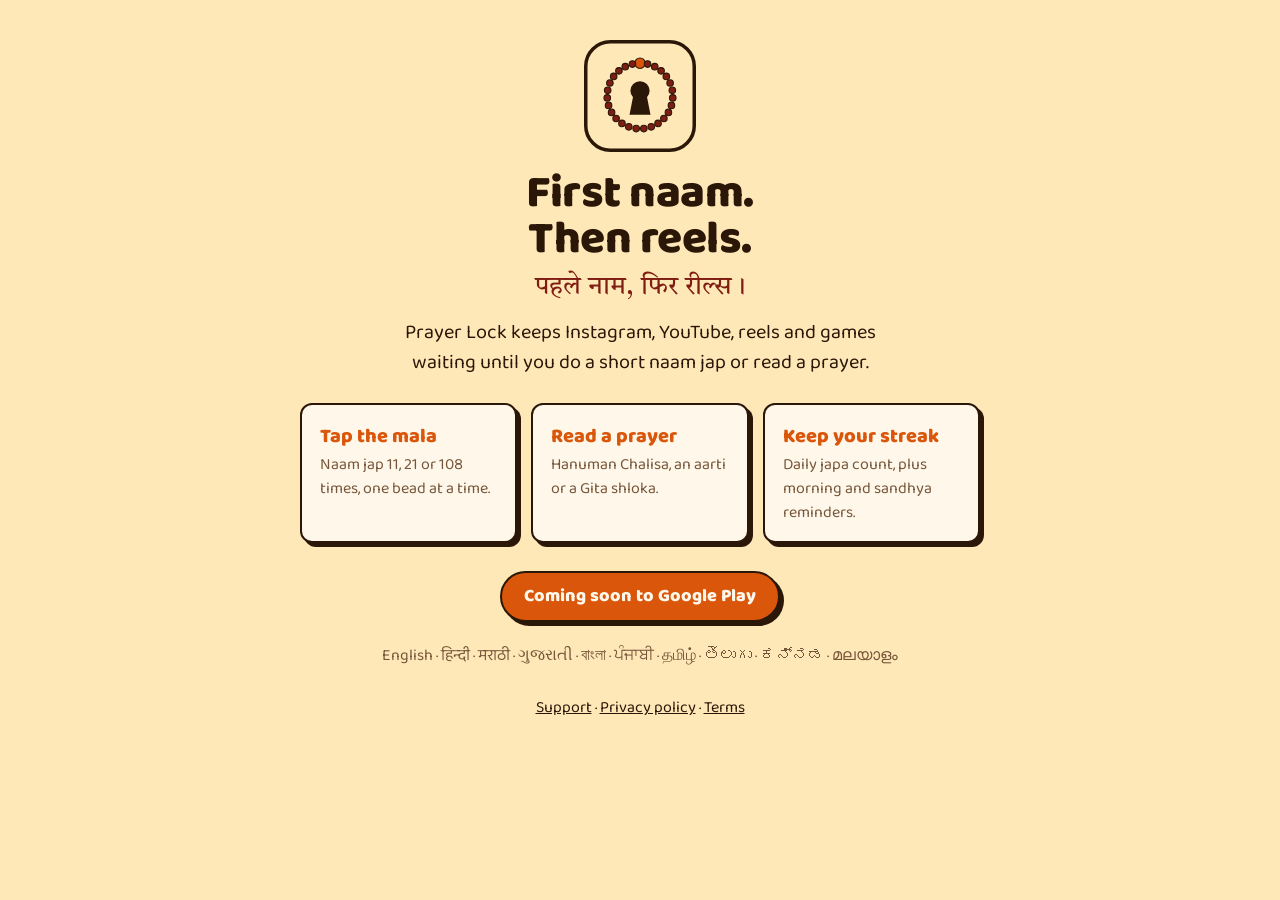
<file: index.html>
<!doctype html>
<html lang="en"><head><meta charset="utf-8"><meta name="viewport" content="width=device-width,initial-scale=1">
<title>Prayer Lock: naam jap before reels</title>
<meta name="description" content="Prayer Lock locks Instagram, YouTube, reels and games until you do naam jap or read a prayer, in your own language. Android app.">
<link rel="icon" href="icon.svg" type="image/svg+xml">
<link rel="stylesheet" href="https://fonts.googleapis.com/css2?family=Baloo+2:wght@500;700;800&family=Tiro+Devanagari+Hindi&display=swap">
<style>
:root{--bg:#FFE8B8;--card:#FFF8EA;--tint:#FFDB8E;--ink:#2B1708;--muted:#76563A;--pri:#D9560B;--acc:#7F1D12}
*{box-sizing:border-box}
body{margin:0;background:var(--bg);color:var(--ink);font:18px/1.5 "Baloo 2",system-ui,sans-serif}
main{max-width:720px;margin:0 auto;padding:40px 20px 56px;text-align:center}
.icon{width:112px;height:112px;display:block;margin:0 auto}
h1{font-size:46px;line-height:1;margin:18px 0 6px;font-weight:800;letter-spacing:-.01em}
.hi{font-family:"Tiro Devanagari Hindi",serif;font-size:26px;color:var(--acc);margin:0 0 6px}
.lead{font-size:20px;max-width:520px;margin:10px auto 26px;color:var(--ink)}
.cards{display:grid;grid-template-columns:repeat(auto-fit,minmax(200px,1fr));gap:14px;text-align:left;margin:0 0 28px}
.card{background:var(--card);border:2.5px solid var(--ink);border-radius:12px;padding:16px 18px;box-shadow:4px 4px 0 var(--ink)}
.card b{display:block;font-size:20px;font-weight:800;color:var(--pri);margin-bottom:2px}
.card p{margin:0;font-size:16px;color:var(--muted)}
.pill{display:inline-block;background:var(--pri);color:var(--card);border:2.5px solid var(--ink);border-radius:999px;padding:10px 22px;font-weight:800;box-shadow:4px 4px 0 var(--ink)}
.langs{margin:22px 0 4px;font-size:16px;color:var(--muted)}
footer{margin-top:28px;font-size:16px}
a{color:var(--ink)}
</style></head>
<body><main>
<img class="icon" src="icon.svg" alt="Prayer Lock icon: a mala around a keyhole">
<h1>First naam.<br>Then reels.</h1>
<p class="hi">पहले नाम, फिर रील्स।</p>
<p class="lead">Prayer Lock keeps Instagram, YouTube, reels and games waiting until you do a short naam jap or read a prayer.</p>
<div class="cards">
  <div class="card"><b>Tap the mala</b><p>Naam jap 11, 21 or 108 times, one bead at a time.</p></div>
  <div class="card"><b>Read a prayer</b><p>Hanuman Chalisa, an aarti or a Gita shloka.</p></div>
  <div class="card"><b>Keep your streak</b><p>Daily japa count, plus morning and sandhya reminders.</p></div>
</div>
<span class="pill">Coming soon to Google Play</span>
<p class="langs">English · हिन्दी · मराठी · ગુજરાતી · বাংলা · ਪੰਜਾਬੀ · தமிழ் · తెలుగు · ಕನ್ನಡ · മലയാളം</p>
<footer><a href="support.html">Support</a> · <a href="privacy.html">Privacy policy</a> · <a href="terms.html">Terms</a></footer>
</main></body></html>
</file>
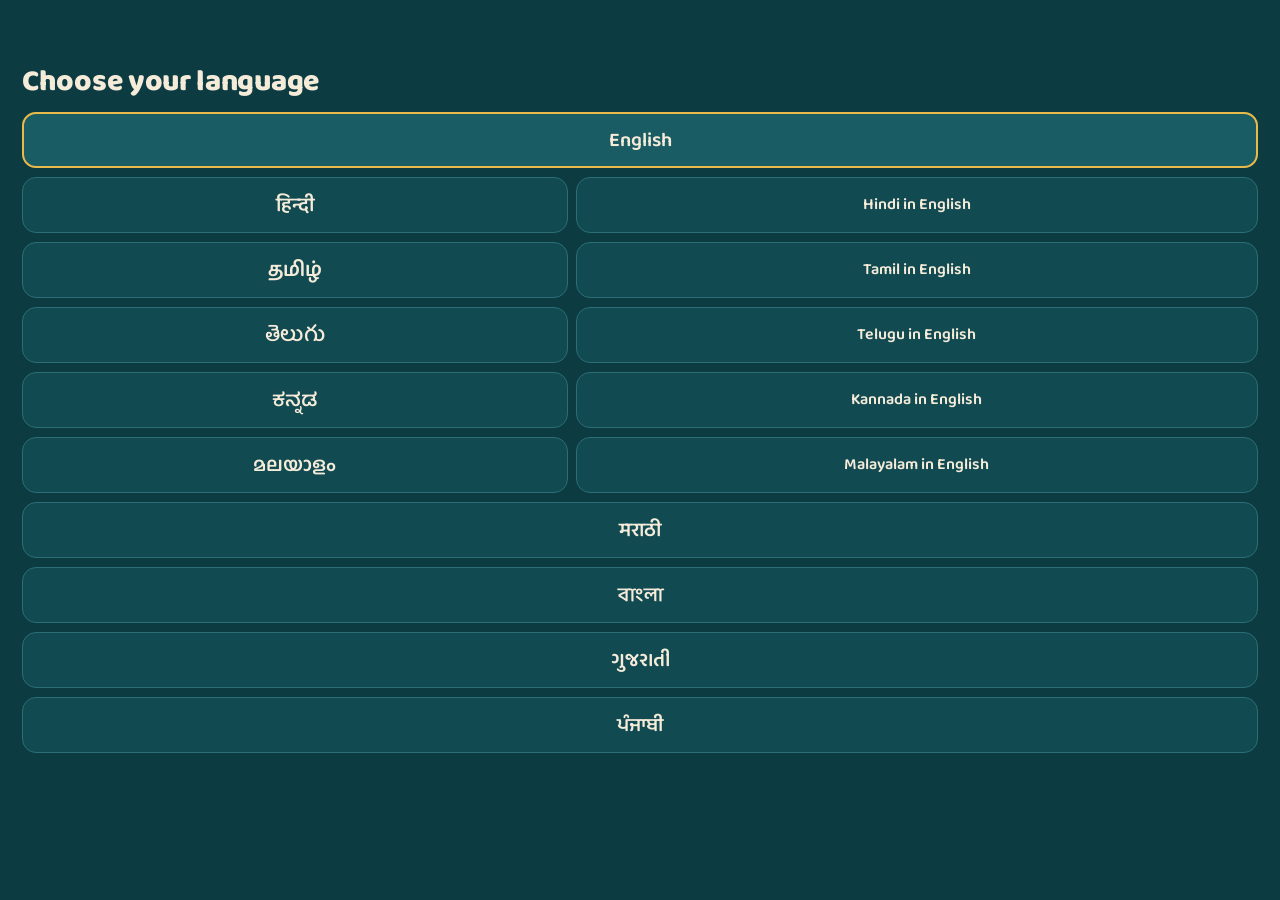
<file: app/index.html>
<!doctype html>
<html lang="en">
<head>
<meta charset="utf-8">
<meta name="viewport" content="width=device-width,initial-scale=1,viewport-fit=cover,maximum-scale=1">
<title>Prayer Lock</title>
<link rel="stylesheet" href="fonts/fonts.css">
<style>
:root{
  --ui:'Baloo 2','Baloo Thambi 2','Baloo Tamma 2','Baloo Tammudu 2','Baloo Chettan 2','Baloo Da 2','Baloo Bhai 2','Baloo Paaji 2',system-ui,sans-serif;
  --scr:'Tiro Devanagari Hindi','Tiro Tamil','Tiro Kannada','Tiro Telugu','Tiro Bangla','Tiro Gurmukhi','Noto Serif Malayalam','Noto Serif Gujarati',serif;
  --bg:#FFF5E1;--card:#FFFDF8;--tint:#FBE6BF;--ink:#26170A;--muted:#7A6248;--line:#26170A;
  --pri:#D9560B;--priInk:#FFFDF8;--ok:#2F6B2F;--bad:#B3261E;--god:#D9560B;--bead:#E9D3AE;
  --r:14px;--bw:2px;--sh:3px 3px 0 var(--line);
}
body[data-theme=sandhya]{--ok:#7CC86A;--bg:#110E1B;--card:#1C182D;--tint:#2A2442;--ink:#F7EEDC;--muted:#A69EC2;--line:#3A3360;--pri:#F2B544;--priInk:#1A1406;--bead:#3A335F;--sh:none}
body[data-theme=kumkum]{--bg:#EFE7DA;--card:#FAF6EE;--tint:#E4D8C4;--ink:#1E1914;--muted:#6B6153;--line:#1E1914;--pri:#A8231B;--priInk:#FFF6EA;--bead:#CDBFA8;--r:4px;--bw:1.5px;--sh:none}
body[data-theme=peacock]{--ok:#7CC86A;--bg:#0D3B42;--card:#124A52;--tint:#1A5C64;--ink:#F4EBD9;--muted:#A9C7C4;--line:#2B6E76;--pri:#E9B949;--priInk:#1A1406;--bead:#24666E;--sh:none}
body[data-theme=tulsi]{--bg:#F2F5E8;--card:#FFFFFF;--tint:#DCE7C6;--ink:#1D2A15;--muted:#5E6E50;--line:#1D2A15;--pri:#3D7A2C;--priInk:#fff;--bead:#CBDDB0}
body[data-theme=swarna]{--ok:#7CC86A;--bg:#0B0907;--card:#17130E;--tint:#241D14;--ink:#F6EBD3;--muted:#B5A587;--line:#3A2E1E;--pri:#E8B04B;--priInk:#1A1206;--bead:#3A2E1E;--sh:none;--r:18px}
body[data-theme=swarna] .btn{background:linear-gradient(180deg,#F2C46A,#D99A2B)}
body[data-font=anek]{--ui:'Anek Latin','Anek Devanagari','Anek Tamil','Anek Telugu','Anek Kannada','Anek Malayalam','Anek Bangla','Anek Gujarati','Anek Gurmukhi',system-ui,sans-serif}
body[data-font=noto]{--ui:'Noto Sans','Noto Sans Devanagari','Noto Sans Tamil','Noto Sans Telugu','Noto Sans Kannada','Noto Sans Malayalam','Noto Sans Bengali','Noto Sans Gujarati','Noto Sans Gurmukhi',system-ui,sans-serif}
body[data-font=tiro] h1{font-family:var(--scr);font-weight:400;font-size:31px}
body[data-font=tiro] .btn{font-family:var(--scr);font-weight:400}
/* images */
.av{position:relative;overflow:hidden}
.av img{position:absolute;inset:0;width:100%;height:100%;object-fit:cover}
.hero{position:relative;margin:calc(-1*(env(safe-area-inset-top) + 14px)) -22px 0;height:min(300px,32vh);flex:none;background:var(--god) center/cover no-repeat}
.hero::after{content:"";position:absolute;inset:0;background:linear-gradient(180deg,rgba(0,0,0,0) 45%,var(--bg) 100%)}
.hero.short{height:240px}
.hero.dim{filter:grayscale(.6) brightness(.75)}
.big-n{font-size:72px;font-weight:800;line-height:1;color:var(--god);font-variant-numeric:tabular-nums}
.chk-row{display:flex;align-items:center;gap:10px;font-size:16px;font-weight:600;margin:10px 0;opacity:.25;transition:opacity .4s}
.chk-row.on{opacity:1}
.chk-row i{width:22px;height:22px;border-radius:50%;background:var(--ok);color:#fff;font-style:normal;display:grid;place-items:center;font-size:12px}
.env-grid{position:relative;height:330px;margin:10px 0}
.env{position:absolute;width:118px;height:150px;cursor:pointer;transition:transform .5s cubic-bezier(.2,.8,.2,1),opacity .4s;perspective:600px}
.env .in{position:absolute;inset:0;transition:transform .6s;transform-style:preserve-3d}
.env.open .in{transform:rotateY(180deg)}
.env .f,.env .b{position:absolute;inset:0;backface-visibility:hidden;border-radius:10px;display:flex;flex-direction:column;align-items:center;justify-content:center}
.env .f{background:linear-gradient(160deg,#B3261E,#7A1410);border:3px solid #E8B04B;box-shadow:0 8px 18px rgba(0,0,0,.25);color:#F8D57E;font-family:var(--scr);font-size:26px}
.env .f::before{content:"";position:absolute;left:0;right:0;top:0;height:46%;background:linear-gradient(160deg,#C9362C,#8E1A13);clip-path:polygon(0 0,100% 0,50% 100%);border-bottom:2px solid #E8B04B}
.env .f span{position:relative;margin-top:40px}
.env .b{transform:rotateY(180deg);background:#FFF8E7;border:3px solid #E8B04B;color:#7A1410;font-weight:800;font-size:34px;line-height:1}
.env .b small{font-size:14px;font-weight:800;letter-spacing:.1em}
.env.dimmed{opacity:.35;pointer-events:none}
.env.shake{animation:shk .5s}
@keyframes shk{25%{transform:rotate(-6deg)}75%{transform:rotate(6deg)}}
.petal{position:fixed;top:-20px;width:12px;height:16px;border-radius:60% 60% 50% 50%;z-index:0;pointer-events:none;animation:fall linear forwards}
@keyframes fall{to{transform:translate(var(--dx),110vh) rotate(var(--r2))}}
.vsbar{display:flex;gap:22px;justify-content:center;align-items:flex-end;height:250px;margin:16px 0}
.vsbar div{width:96px;border-radius:12px 12px 4px 4px;display:flex;flex-direction:column;justify-content:flex-start;align-items:center;padding-top:10px;font-weight:800;color:#fff;text-align:center;font-size:15px}
.vsbar p{font-size:13px;color:var(--muted);text-align:center;margin-top:6px;width:96px}
.ticket{border:2px dashed var(--god);border-radius:16px;padding:18px;text-align:center;background:var(--card);position:relative}
.ticket .pct{font-size:58px;font-weight:800;color:var(--god);line-height:1}
.plan svg{display:block;margin:6px auto}
.mini{width:250px;height:420px;margin:6px auto 0;border-radius:30px;border:8px solid #111;overflow:hidden;background:var(--bg);box-shadow:0 18px 40px rgba(0,0,0,.25);position:relative}
.mini-in{padding:18px 12px;display:flex;flex-direction:column;align-items:center;animation:none}
.mini .ring{width:130px;height:130px}
.mini .mantra{font-size:17px!important;line-height:1.25;max-height:44px;overflow:hidden}
.mini .cnt{font-size:24px!important}
/* button styles */
body[data-btn=chunky] .btn{min-height:64px;border:2.5px solid var(--line);border-radius:12px;box-shadow:5px 5px 0 var(--line);font-size:19px;font-weight:800;letter-spacing:.01em}
body[data-btn=chunky].dark .btn{border-color:var(--ink);box-shadow:5px 5px 0 rgba(255,255,255,.85)}
body[data-btn=chunky] .btn:active{transform:translate(5px,5px);box-shadow:none}
body[data-btn=pill] .btn{min-height:60px;border:none;border-radius:999px;box-shadow:0 10px 24px color-mix(in srgb,var(--pri) 45%,transparent);font-weight:800}
body[data-btn=pill] .btn:active{transform:scale(.97)}
body[data-btn=d3] .btn{min-height:60px;border:none;border-radius:16px;box-shadow:0 6px 0 color-mix(in srgb,var(--pri) 60%,#000);font-weight:800;margin-bottom:6px}
body[data-btn=d3] .btn:active{transform:translateY(6px);box-shadow:none}
body[data-btn=soft] .btn{min-height:56px;border:none;border-radius:14px;box-shadow:none;font-weight:700}
*{box-sizing:border-box;margin:0;padding:0;-webkit-tap-highlight-color:transparent}
html,body{height:100%;background:var(--bg);color:var(--ink);font-family:var(--ui);overscroll-behavior:none}
body{user-select:none;-webkit-user-select:none}
input{user-select:text;-webkit-user-select:text}
#app{position:fixed;inset:0;overflow:hidden}
.scr{z-index:1;position:absolute;inset:0;display:flex;flex-direction:column;padding:calc(env(safe-area-inset-top) + 14px) 22px calc(env(safe-area-inset-bottom) + 22px);overflow-y:auto;animation:up .28s ease both;scrollbar-width:none}
.scr::-webkit-scrollbar{display:none}
.scr.tabbed{padding-bottom:calc(env(safe-area-inset-bottom) + 86px)}
@keyframes up{from{opacity:0;transform:translateY(10px)}to{opacity:1;transform:none}}
@media (prefers-reduced-motion:reduce){*{animation:none!important;transition:none!important}}
.top{display:flex;align-items:center;gap:10px;height:40px;margin-bottom:8px;flex:none}
.back{width:40px;height:40px;border:none;background:none;color:var(--ink);font-size:26px;line-height:1;cursor:pointer;margin-left:-10px}
.bar{flex:1;height:4px;background:var(--tint);border-radius:4px;overflow:hidden}
.bar b{display:block;height:100%;background:var(--pri);transition:width .3s}
h1{font-weight:800;font-size:30px;line-height:1.12;letter-spacing:-.01em;margin:4px 0 6px}
h3{font-weight:700;font-size:18px;margin:16px 0 8px}
.sub{color:var(--muted);font-size:16px;line-height:1.35;margin-bottom:12px}
.grow{flex:1;min-height:12px}
.c{text-align:center}
.btn{display:block;width:100%;min-height:56px;flex:none;border:var(--bw) solid var(--line);border-radius:var(--r);background:var(--pri);color:var(--priInk);font:inherit;font-size:18px;font-weight:700;cursor:pointer;box-shadow:var(--sh);transition:transform .08s,box-shadow .08s;padding:0 16px}
body.dark .btn{border-color:transparent}
.btn:active{transform:translate(3px,3px);box-shadow:none}
.btn.stick{position:sticky;bottom:0;z-index:4}
.btn.stick{box-shadow:0 8px 0 20px var(--bg)}
body[data-btn=chunky] .btn.stick{box-shadow:5px 5px 0 var(--line),0 8px 0 20px var(--bg)}
body[data-btn=chunky].dark .btn.stick{box-shadow:5px 5px 0 rgba(255,255,255,.85),0 8px 0 20px var(--bg)}
body[data-btn=chunky] .btn.stick:active{box-shadow:0 8px 0 20px var(--bg)}
.btn.stick[disabled],body[data-btn=chunky] .btn.stick[disabled],body[data-btn=chunky].dark .btn.stick[disabled]{opacity:1;background:var(--tint);color:var(--muted);border-color:var(--tint);box-shadow:0 8px 0 20px var(--bg)}
.scr .btn:not(.stick){position:relative;z-index:3}
body.dark input[type=time]::-webkit-calendar-picker-indicator{filter:invert(1) sepia(1) saturate(4) hue-rotate(5deg)}
.btn[disabled]{opacity:.35;pointer-events:none}
.btn.ghost{background:var(--card);color:var(--ink)}
.link{display:block;margin:8px auto 0;background:none;border:none;color:var(--muted);font:inherit;font-size:15px;cursor:pointer;min-height:44px;padding:0 12px}
.opt{display:flex;align-items:center;gap:12px;width:100%;text-align:left;padding:13px 14px;margin-bottom:9px;border:var(--bw) solid var(--line);border-radius:var(--r);background:var(--card);color:var(--ink);font:inherit;font-size:17px;font-weight:600;cursor:pointer}
body.dark .opt{border-width:1px}
.opt small{display:block;font-weight:500;font-size:13px;color:var(--muted);line-height:1.3}
.opt.on{background:var(--tint);box-shadow:var(--sh)}
body.dark .opt.on{outline:2px solid var(--pri);outline-offset:-2px}
.chk{margin-left:auto;width:24px;height:24px;border-radius:50%;border:2px solid var(--muted);flex:none;display:grid;place-items:center;font-size:13px;color:var(--priInk);transition:background .15s,border-color .15s}
.on .chk{background:var(--pri);border-color:var(--pri)}
.input{width:100%;font:inherit;font-size:22px;font-weight:600;padding:14px;border:var(--bw) solid var(--line);border-radius:var(--r);background:var(--card);color:var(--ink);outline:none}
.langs{display:grid;grid-template-columns:1fr 1fr;gap:10px}
.langs .opt{margin:0;justify-content:center;font-size:21px;padding:14px 6px}
/* language picker: one row per language, native script + "X in English" */
.lgrp{display:grid;grid-template-columns:1fr 1.25fr;gap:8px;margin-bottom:9px}.lgrp.one{grid-template-columns:1fr}
.lgrp .opt{margin:0;justify-content:center;text-align:center;font-size:20px;padding:12px 8px;min-height:56px;line-height:1.2}.lgrp .opt.rom{font-size:16px}
.globe{margin-left:auto;margin-right:-8px;color:var(--muted)}
/* romanised modes: the Roman line under a native mantra / verse */
.mtr{font-size:15px;font-weight:600;line-height:1.3;text-align:center;color:var(--muted);margin-top:2px}
.vtr{font-size:14.5px;font-style:italic;line-height:1.5;text-align:center;color:var(--muted);margin:0 0 10px;white-space:pre-line}
.gods{display:grid;grid-template-columns:repeat(3,minmax(0,1fr));gap:10px}
.god{overflow-wrap:anywhere;min-width:0}
body.roman .god{overflow-wrap:break-word}
.god{display:flex;flex-direction:column;align-items:center;gap:6px;padding:12px 4px 10px;border:var(--bw) solid transparent;border-radius:var(--r);background:none;color:var(--ink);font:inherit;font-size:14px;font-weight:700;line-height:1.15;cursor:pointer;text-align:center}
.av{width:64px;height:64px;border-radius:50%;display:grid;place-items:center;font-family:var(--scr);font-size:26px;color:#fff;box-shadow:inset 0 -4px 0 rgba(0,0,0,.15);flex:none}
.god.on{border-color:var(--line);background:var(--card);box-shadow:var(--sh)}
.seg{display:flex;gap:8px;margin:4px 0 8px}
.seg button{flex:1;padding:10px 0;border:var(--bw) solid var(--line);border-radius:var(--r);background:var(--card);color:var(--ink);font:inherit;font-weight:700;font-size:18px;cursor:pointer}
.seg button.on{background:var(--pri);color:var(--priInk);border-color:var(--pri)}
.lbl{font-size:13px;font-weight:700;color:var(--muted);margin:10px 0 4px}
.perm{display:flex;gap:12px;align-items:center;padding:10px 12px;border:var(--bw) solid var(--line);border-radius:var(--r);background:var(--card);margin-bottom:9px}
body.dark .perm{border-width:1px}
.perm .n{width:32px;height:32px;border-radius:50%;background:var(--tint);display:grid;place-items:center;font-weight:800;flex:none}
.perm.ok .n{background:var(--ok);color:#fff}
.perm b{display:block;font-size:16px;line-height:1.2}
.perm span.s{display:block;font-size:13px;color:var(--muted);line-height:1.3}
.perm>div{min-width:0;flex:1}
.perm .go{margin-left:auto;flex:0 1 auto;max-width:44%;white-space:normal;line-height:1.15;padding:8px 14px;border-radius:999px;border:none;background:var(--pri);color:var(--priInk);font:inherit;font-weight:700;font-size:14px;cursor:pointer}
.perm.ok .go{background:none;color:var(--ok);pointer-events:none}
.perm.wait .go{opacity:.35}
.perm.focus{border-color:var(--pri);box-shadow:0 0 0 3px color-mix(in srgb,var(--pri) 25%,transparent)}
.perm.focus .go,.btn.nudge{opacity:1;animation:nudge 1.2s ease-in-out 4}
@keyframes nudge{0%,100%{transform:none;box-shadow:0 0 0 0 color-mix(in srgb,var(--pri) 55%,transparent)}50%{transform:scale(1.08);box-shadow:0 0 0 8px transparent}}
.toast.chip{left:16px;right:16px;margin:0 auto;width:max-content;max-width:calc(100% - 32px);top:calc(env(safe-area-inset-top) + 16px);bottom:auto;background:var(--ok);font-weight:700;border-radius:999px;padding:10px 18px}
.trust{display:flex;gap:10px;font-size:13px;color:var(--muted);line-height:1.35;padding:10px 12px;border-radius:var(--r);background:var(--tint);margin-bottom:12px}
.vs{display:grid;grid-template-columns:1fr 1fr;gap:10px;margin:8px 0 6px}
.vs div{border:var(--bw) solid var(--line);border-radius:var(--r);background:var(--card);padding:14px 12px}
.vs b{display:block;font-size:40px;font-weight:800;line-height:1;font-variant-numeric:tabular-nums}
.vs span{font-size:14px;color:var(--muted);font-weight:600}
.vs .god-side b{color:var(--god)}
.applist .row{display:flex;align-items:center;gap:12px;padding:10px 4px;border-bottom:1px solid var(--tint);cursor:pointer}
.applist img,.applist .ai{width:40px;height:40px;border-radius:11px;flex:none}
.ai{display:grid;place-items:center;color:#fff;font-weight:800}
.applist b{display:block;font-size:16px}
.applist small{color:var(--muted);font-size:13px}
.ring{display:block;margin:0 auto}
.ring .bd{fill:var(--bead);transition:fill .15s}
.ring .bd.on{fill:var(--god)}
.ring .meru{fill:none;stroke:var(--god);stroke-width:3;stroke-dasharray:3 3}
html[lang=ta] .mantra,html[lang=ta] .verse{font-family:'Baloo Thambi 2','Tiro Tamil',serif;font-weight:600}
.mantra{font-family:var(--scr);font-size:30px;line-height:1.3;text-align:center}
.cnt{font-weight:800;font-size:44px;font-variant-numeric:tabular-nums;text-align:center;line-height:1}
.pulse{animation:pl .18s}
@keyframes pl{50%{transform:scale(1.07)}}
.hold{position:relative;width:190px;height:190px;margin:8px auto;border-radius:50%;display:grid;place-items:center;cursor:pointer;touch-action:none}
.hold svg{position:absolute;inset:0}
.hold span{font-weight:700;font-size:15px;color:var(--muted);text-align:center;padding:0 34px}
.feat{list-style:none;margin:4px 0 10px}
.feat li{display:flex;gap:10px;align-items:center;font-size:16px;font-weight:600;padding:6px 0;line-height:1.25}
.feat li::before{content:"";width:22px;height:22px;border-radius:50%;background:var(--ok) url("data:image/svg+xml,%3Csvg xmlns='http://www.w3.org/2000/svg' viewBox='0 0 24 24' fill='none' stroke='%23fff' stroke-width='2.4' stroke-linecap='round' stroke-linejoin='round'%3E%3Cpath d='M5 12.5l4.5 4.5L19 7.5'/%3E%3C/svg%3E") center/14px no-repeat;flex:none}
.price{border:var(--bw) solid var(--line);border-radius:var(--r);background:var(--card);padding:14px 16px;position:relative;box-shadow:var(--sh)}
.price .off{position:absolute;top:-12px;right:14px;background:var(--bad);color:#fff;font-size:12px;font-weight:800;padding:3px 10px;border-radius:999px}
.price s{color:var(--muted);font-size:17px}
.price .p{font-size:32px;font-weight:800;line-height:1.1}
.price .d{font-size:14px;color:var(--muted)}
.fine{font-size:12px;color:var(--muted);text-align:center;margin:8px 0 0;line-height:1.35}
.x{position:absolute;top:calc(env(safe-area-inset-top) + 12px);right:16px;width:36px;height:36px;border-radius:50%;border:none;background:var(--tint);color:var(--muted);font-size:15px;cursor:pointer;z-index:3;display:grid;place-items:center}
.wheel{width:240px;height:240px;margin:10px auto;position:relative}
.wheel svg{width:100%;height:100%;transition:transform 3.2s cubic-bezier(.17,.67,.18,1)}
.wheel::before{content:"";position:absolute;top:-6px;left:50%;transform:translateX(-50%);border:12px solid transparent;border-top:18px solid var(--ink);z-index:2}
.timer{display:inline-block;padding:2px 10px;border-radius:999px;background:var(--tint);font-weight:700;font-variant-numeric:tabular-nums}
.card{border:var(--bw) solid var(--line);border-radius:var(--r);background:var(--card);padding:16px;box-shadow:var(--sh);margin-bottom:12px}
body.dark .card{border-width:1px}
.stats{display:grid;grid-template-columns:1fr 1fr 1fr;gap:8px;margin-bottom:12px}
.stats div{border:var(--bw) solid var(--line);border-radius:var(--r);background:var(--card);padding:10px 6px;text-align:center}
body.dark .stats div{border-width:1px}
.stats b{display:block;font-size:24px;font-weight:800;line-height:1.1;font-variant-numeric:tabular-nums}
.stats span{font-size:12px;color:var(--muted);line-height:1.2;display:block}
.banner .ic{flex:none}
.banner{display:flex;align-items:center;gap:10px;padding:10px 12px;border-radius:var(--r);background:var(--tint);font-weight:700;font-size:15px;margin-bottom:12px;cursor:pointer}
.banner.warn{background:var(--bad);color:#fff}
.week{display:flex;justify-content:space-between;margin-top:12px}
.week div{display:flex;flex-direction:column;align-items:center;gap:4px;font-size:11px;color:var(--muted)}
.week i{width:24px;height:24px;border-radius:50%;background:var(--tint);display:block}
.week i.on{background:var(--ok)}
.week i.today{outline:2px solid var(--pri);outline-offset:2px}
.tabs{position:fixed;left:0;right:0;bottom:0;display:flex;background:var(--card);border-top:var(--bw) solid var(--line);padding-bottom:env(safe-area-inset-bottom);z-index:10}
body.dark .tabs{border-top-width:1px}
.tabs button{flex:1;background:none;border:none;font:inherit;font-size:13px;font-weight:700;color:var(--muted);padding:10px 0 12px;cursor:pointer;display:flex;flex-direction:column;align-items:center;gap:2px}
.tabs button i{font-style:normal;font-size:20px;line-height:1;display:block;height:22px}
.tabs button.on{color:var(--pri)}
.li{display:flex;align-items:center;gap:12px;padding:14px 4px;border-bottom:1px solid var(--tint);cursor:pointer;font-size:16px;font-weight:600}
.li small{display:block;color:var(--muted);font-weight:500;font-size:13px}
.li .r{margin-left:auto;color:var(--muted);font-size:14px;font-weight:600;text-align:right}
.verse{font-family:var(--scr);font-size:22px;line-height:1.65;text-align:center;margin:14px 0 4px;white-space:pre-line}
.mean{font-size:15px;line-height:1.45;color:var(--muted);text-align:center;margin-bottom:14px}
.vdiv{width:40px;height:2px;background:var(--tint);margin:10px auto}
.toast{position:fixed;left:16px;right:16px;bottom:calc(env(safe-area-inset-bottom) + 96px);z-index:50;background:#222;color:#fff;padding:12px 14px;border-radius:12px;font-size:15px;animation:up .2s both;text-align:center}
.lockapp{display:flex;justify-content:center;align-items:center;gap:10px}
.lockapp img,.lockapp .ai{width:36px;height:36px;border-radius:10px}
/* android mocks (browser preview only) */
.sheet{position:fixed;inset:0;z-index:60;background:#F6F2FA;color:#1C1B1F;font-family:Roboto,system-ui,sans-serif;animation:up .2s both;display:flex;flex-direction:column;padding-top:env(safe-area-inset-top)}
.sheet .hd{display:flex;align-items:center;gap:14px;padding:18px 16px;font-size:21px}
.sheet .row{display:flex;align-items:center;gap:14px;padding:14px 18px;font-size:16px;position:relative}
.sheet .row small{display:block;color:#625B71;font-size:13px}
.sheet .ico{width:36px;height:36px;border-radius:10px;flex:none}
.sheet .hint{margin:4px 16px 8px;padding:10px 12px;border-radius:12px;background:#E8DEF8;font-size:14px;line-height:1.35}
.tog{margin-left:auto;width:52px;height:32px;border-radius:16px;background:#E7E0EC;border:2px solid #79747E;position:relative;cursor:pointer;flex:none}
.tog::after{content:"";position:absolute;top:6px;left:6px;width:16px;height:16px;border-radius:50%;background:#79747E;transition:.2s}
.tog.on{background:#6750A4;border-color:#6750A4}
.tog.on::after{left:24px;top:2px;width:24px;height:24px;background:#fff}
.poke{position:absolute;right:30px;top:20px;font-size:28px;animation:pk 1s ease-in-out infinite;pointer-events:none}
@keyframes pk{50%{transform:translate(-6px,-6px)}}
.dlg{position:fixed;inset:0;z-index:60;background:rgba(0,0,0,.45);display:flex;align-items:center;justify-content:center;padding:28px;animation:up .2s both}
.dlg>div{background:#ECE6F0;color:#1C1B1F;font-family:Roboto,system-ui,sans-serif;border-radius:28px;padding:24px;width:100%;max-width:340px}
.dlg h4{font-size:20px;font-weight:500;margin-bottom:12px;line-height:1.25}
.dlg p{font-size:14px;color:#49454F;line-height:1.4;margin-bottom:18px}
.dlg .acts{display:flex;justify-content:flex-end;gap:8px}
.dlg .acts button{background:none;border:none;color:#6750A4;font-weight:600;font-size:15px;padding:10px 12px;cursor:pointer}
/* 0.7.2: stable footer (CTA at the same bottom offset on every onboarding/paywall/exit step), no replayed entry animation on in-place re-renders, payment veil, notification sheet */
.scr.noanim{animation:none}
.foot{position:sticky;bottom:0;z-index:4;flex:none;background:var(--bg);margin:0 -22px calc(-1*(env(safe-area-inset-bottom) + 22px));padding:10px 22px calc(env(safe-area-inset-bottom) + 22px);box-shadow:0 -14px 14px -6px var(--bg)}
.foot>.fine{margin:0 0 8px}
.foot2{min-height:52px;display:flex;flex-direction:column;align-items:center}
.foot2 .link{margin:4px auto 0}
.foot2 .fine{margin:10px 0 0}
.foot .btn[disabled],body[data-btn=chunky] .foot .btn[disabled],body[data-btn=chunky].dark .foot .btn[disabled]{opacity:1;background:var(--tint);color:var(--muted);border-color:var(--tint);box-shadow:none}
.payveil{position:fixed;inset:0;z-index:70;background:rgba(0,0,0,.45);display:flex;align-items:center;justify-content:center;animation:up .2s both}
.payveil>div{background:var(--card);color:var(--ink);border-radius:18px;padding:22px 26px;display:flex;align-items:center;gap:14px;font-weight:700;font-size:17px;box-shadow:0 12px 30px rgba(0,0,0,.35)}
.spin{width:26px;height:26px;border-radius:50%;border:3px solid var(--tint);border-top-color:var(--pri);animation:spn .8s linear infinite;flex:none}
@keyframes spn{to{transform:rotate(360deg)}}
body.paying .btn,body.paying .link{pointer-events:none}
.nsheet{position:absolute;left:0;right:0;bottom:0;background:var(--card);border-radius:26px 26px 0 0;border-top:1px solid rgba(233,185,73,.4);padding:26px 22px calc(env(safe-area-inset-bottom) + 22px);box-shadow:0 -20px 50px rgba(0,0,0,.45);animation:up .3s both}
.nsheet .nic{width:64px;height:64px;border-radius:50%;background:var(--tint);color:var(--pri);display:grid;place-items:center;margin:0 auto 12px}
.remoff{display:block;font-size:12.5px;font-weight:600;color:#F4A79D;margin-top:2px}
.remoff u{color:var(--pri);cursor:pointer}
.pbadge{display:inline-block;font-size:11px;font-weight:800;padding:2px 8px;border-radius:999px;background:var(--pri);color:var(--priInk);margin-left:6px;vertical-align:middle}
.prevtag{display:inline-block;margin:6px auto 0;padding:4px 12px;border-radius:999px;background:var(--tint);color:var(--pri);font-size:13px;font-weight:700}
select.sel{font:inherit;font-size:14px;font-weight:600;color:var(--ink);background:var(--card);border:var(--bw) solid var(--line);border-radius:10px;padding:6px 8px;max-width:52vw;white-space:normal}
</style>
</head>
<body data-theme="peacock" data-font="baloo" data-btn="chunky" class="dark">
<div id="app"></div>
<script src="content.js"></script>
<script src="i18n.js"></script>
<script src="i18n-more.js" onerror="0"></script>
<script src="i18n-fgs.js"></script>
<script src="delight-data.js" onerror="0"></script>
<script src="i18n-roman.js" onerror="0"></script>
<script src="delight.js" onerror="0"></script>
<script>
"use strict";
/* ============ content fallback (until content.js exists) ============ */
if(!window.CONTENT){window.CONTENT={deities:{
 hanuman:{name:{en:'Hanuman',hi:'हनुमान'},honorific:{en:'Hanuman ji',hi:'हनुमान जी'},japa:{en:'Jai Hanuman',hi:'जय हनुमान'},glyph:'ह',color:'#E0620D',texts:[],regions:['hi']},
 shiva:{name:{en:'Shiva',hi:'शिव'},honorific:{en:'Shiva',hi:'शिव जी'},japa:{en:'Om Namah Shivaya',hi:'ॐ नमः शिवाय'},glyph:'ॐ',color:'#3F5A8A',texts:[],regions:['hi']},
 ram:{name:{en:'Ram',hi:'राम'},honorific:{en:'Shri Ram',hi:'श्री राम'},japa:{en:'Ram',hi:'राम'},glyph:'रा',color:'#C2410C',texts:[],regions:['hi']}
},texts:{},festivals:[]}}
const C=window.CONTENT,I=window.I18N;
const LANGS=['hi','hi_en','ta','ta_en','te','te_en','kn','kn_en','ml','ml_en','mr','bn','gu','pa','en'].filter(l=>I[l]);
const INDIC=['hi','ta','te','kn','ml','mr','bn','gu','pa'];
const REVIEW_HASH=27246139; // set at build time from keystore/reviewer-code.txt

/* ============ bridge (native PL or browser mock) ============ */
const NATIVE=!!window.PL;
const Mock=(()=>{const g={usage:false,overlay:false,popup:false,battery:false,notif:false,autostart:false};let brand='xiaomi',lock=null,plus=false,on=true;
 const A=[['com.instagram.android','Instagram','#D6249F',126],['com.google.android.youtube','YouTube','#FF0000',98],['com.whatsapp','WhatsApp','#25D366',61],['in.mohalla.sharechat','ShareChat','#F15A24',40],['com.dts.freefireth','Free Fire','#E86A10',35],['com.facebook.katana','Facebook','#1877F2',22],['in.mohalla.video','Moj','#7B2FF7',18],['com.snapchat.android','Snapchat','#E6C700',12],['in.startv.hotstar','JioHotstar','#0B2A6F',9],['com.phonepe.app','PhonePe','#5F259F',7],['com.google.android.apps.maps','Maps','#34A853',5]];
 const autoNeeded=()=>['xiaomi','vivo','oppo','realme','oneplus'].includes(brand);
 return{_mock:true,setBrand(b){brand=b},
  perms:()=>JSON.stringify({...g,brand,popupKnown:brand==='xiaomi',autostartKnown:brand==='xiaomi',autostartOk:autoNeeded()?g.autostart:true,popupNeeded:['xiaomi','vivo','oppo','realme','oneplus'].includes(brand),autostart:autoNeeded()?g.autostart:true}),
  openPerm(n){g.test='untested';mockSheet(n,()=>{g[n]=true;setTimeout(()=>{window.plResume&&plResume();if(['usage','overlay'].includes(n)&&window.plGranted)plGranted(n)},50)})},
  apps:()=>JSON.stringify(A.map(([pkg,label,col,min])=>({pkg,label,icon:'',col,min}))),
  usage:()=>JSON.stringify({totalMin:A.reduce((s,a)=>s+a[3],0)+40,apps:A.slice(0,8).map(([pkg,label,,min])=>({pkg,label,min}))}),
  setLock(j){lock=j},setLockOn(v){on=!!v},getLock:()=>JSON.stringify({...JSON.parse(lock||'{}'),on}),lockStatus:()=>JSON.stringify({running:!!lock&&on,on,permsOk:g.usage&&g.overlay,popupOk:g.popup||!['xiaomi','vivo','oppo','realme','oneplus'].includes(brand),selfTest:g.test||'untested'}),confirmPerm(k,v){g[k]=v},testLock(){setTimeout(()=>{g.test='pass';window.plResume&&plResume()},1500)},
  unlocked(p){go('home');toast(t('unlocked',{app:lockLabel,m:S.unlockMin}))},prayed(){},goHome(){go('home')},
  track(){},buy(p){setTimeout(()=>{plus=true;window.onPurchase&&onPurchase(true,+p,'')},700)},restore(){toast(t('no_purchase'))},isPlus:()=>plus,
  haptic(k,ms){try{navigator.vibrate&&navigator.vibrate(ms)}catch(e){}},reminders(){},share(){},openUrl(u){window.open(u,'_blank')},version:()=>1,locale:()=>JSON.stringify({lang:(navigator.language||'en').split('-')[0],country:((navigator.language||'').split('-')[1]||'').toLowerCase(),simCountry:'',langs:(navigator.languages||[]).map(x=>x.split('-')[0])})}})();
const PL=window.PL||Mock;
const J=(s,d)=>{try{return JSON.parse(s)}catch(e){return d}};
const track=(e,p)=>{try{p?PL.track(e,JSON.stringify(p)):PL.track(e)}catch(x){}};
const vib=(ms=12)=>{try{PL.haptic('tap',ms)}catch(e){}};

/* ============ state ============ */
const today=()=>{const d=new Date();return d.getFullYear()+'-'+(d.getMonth()+1)+'-'+d.getDate()};
const S=Object.assign({lang:'',deity:'',name:'',apps:[],labels:{},prayer:'jap',count:11,mode:'every',unlockMin:15,step:'lang',done:false,plus:false,spun:false,o2:0,japDay:'',japToday:0,japTotal:0,days:[],t2:600,dark:false,theme:'peacock',font:'baloo',btn:'chunky',role:'',want:[],hours:-1,morn:'',env1:0,envDone:false,o3until:0,japHist:{},checks:{},widgetAsked:false,notif:{am:true,pm:true,fest:true},rem:{am:'06:30',pm:'19:00'},snd:true,doneSnd:'shankh',hap:true,prasad:{},aarti:{}},J(localStorage.getItem('pl'),{}));
const kidsDefault=()=>{if(S.kids===undefined&&S.done)S.kids=['work','home','business'].includes(S.role)&&(S.want||[]).includes('family')};kidsDefault();
const save=()=>localStorage.setItem('pl',JSON.stringify(S));
function lockLook(){if(NATIVE){S.theme='peacock';S.font='baloo';S.btn='chunky';S.dark=false}} // look is fixed in the app; only the browser preview can switch it
lockLook();try{save()}catch(e){}
if(S.japDay!==today()){S.japDay=today();S.japToday=0}
const q=new URLSearchParams(location.search);
const LOCK=q.get('lock');let lockLabel=q.get('label')||'';

/* ============ text helpers ============ */
const L=()=>S.lang||'en';
/** Romanised modes (ta_en, hi_en …): UI strings follow the full mode (L), content and regional behaviour follow the base
    language (baseLang: deity order, festivals, prasad, Kanda Sashti, native mantra script). Dates, plurals and lang= use 'en'. */
const isRoman=(l=L())=>/_en$/.test(l);
const baseLang=(l=L())=>l.replace(/_en$/,'');
const uiLoc=()=>isRoman()?'en':L();
/** Content text: in a romanised mode its own Roman form (i18n-roman.js), else content's en. */
const pick=(o,l=L())=>o?(o[l]??(isRoman(l)?o.en??o[baseLang(l)]:o.hi??o.en)??Object.values(o)[0]):'';
const god=()=>C.deities[S.deity]||C.deities[Object.keys(C.deities)[0]];
const godName=()=>pick(god().honorific)||pick(god().name);
function t(k,v={}){const cnt=v._n??v.n??v.d;if(typeof cnt==='number'){let one=false;try{one=new Intl.PluralRules(uiLoc()).select(cnt)==='one'}catch(e){one=cnt===1}if(one&&I[L()]&&I[L()][k+'_one'])k=k+'_one'}let s=(I[L()]&&I[L()][k])??I.en[k]??k;v={god:godName(),name:S.name||'',...v};for(const x in v)s=s.split('{'+x+'}').join(v[x]);const lead=/^,\s*/.test(s);s=s.replace(/^,\s*|\s*,\s*$/g,'').replace(/\s+,/g,',');return lead&&s?s[0].toUpperCase()+s.slice(1):s}
/** japa(): the mantra in its own script (base language). japaR(): its Roman line, only in a romanised mode. */
const japa=()=>pick(god().japa,baseLang());
const japaR=()=>{if(!isRoman())return '';const r=pick(god().japa);return r&&r!==japa()?r:''};
/** A mantra block: native script, and in a romanised mode the Roman line under it. */
const mantraH=(st='')=>`<p class="mantra" style="${st}">${esc(japa())}</p>${japaR()?`<p class="mtr">${esc(japaR())}</p>`:''}`;
function glyph(k){k=k||S.deity;const d=C.deities[k]||god(),bl=baseLang();if(k==='murugan'&&bl==='ta')return 'வேல்';if(['hi','mr','en'].includes(bl))return k==='murugan'?'स्कं':(d.glyph||'ॐ');const nm=pick(d.name,bl).replace(/^(ஸ்ரீ|శ్రీ|ಶ್ರೀ|ശ്രീ|শ্রী|શ્રી|ਸ਼੍ਰੀ)\s*/,'');try{return [...new Intl.Segmenter(bl,{granularity:'grapheme'}).segment(nm)][0].segment}catch(e){return nm[0]}}
const hm=m=>m>=60?t('u_h',{n:Math.floor(m/60)})+' '+t('u_m',{n:m%60}):t('u_m',{n:m});
/** Line icons (delight.js); plain glyphs if that file is missing. */
const ic=(k,s=22,st='')=>window.DL?DL.ic(k,s,st):({back:'‹',next:'›',check:'✓',close:'✕'}[k]||'');
const esc=s=>String(s).replace(/[&<>"']/g,c=>({'&':'&amp;','<':'&lt;','>':'&gt;','"':'&quot;',"'":'&#39;'}[c]));
const LEAD={hi:['ram','hanuman','shiva','krishna','radha_krishna','devi'],ta:['murugan','shiva','devi','vishnu','ganesha','venkatesha','ayyappa'],te:['venkatesha','shiva','ram','hanuman','devi','ganesha'],kn:['venkatesha','shiva','ganesha','hanuman','devi','vishnu'],ml:['ayyappa','krishna','devi','shiva','ganesha','murugan'],mr:['ganesha','vishnu','shiva','ram','hanuman','devi'],bn:['devi','krishna','shiva','radha_krishna','ganesha','lakshmi'],gu:['krishna','hanuman','devi','shiva','ganesha','ram'],pa:['devi','shiva','hanuman','ram','krishna','ganesha'],en:['ram','hanuman','shiva','krishna','devi','ganesha']};
function godOrder(){const base=(C.deityOrder||Object.keys(C.deities)).filter(k=>C.deities[k]);const lead=(LEAD[baseLang()]||[]).filter(k=>C.deities[k]);return [...lead,...base.filter(k=>!lead.includes(k))]}
const DARK=['sandhya','peacock','swarna'];
const GF={anek:'Anek+Latin:wght@500;700;800&family=Anek+Devanagari:wght@500;700;800&family=Anek+Tamil:wght@500;700;800&family=Anek+Telugu:wght@500;700;800&family=Anek+Kannada:wght@500;700;800&family=Anek+Malayalam:wght@500;700;800&family=Anek+Bangla:wght@500;700;800&family=Anek+Gujarati:wght@500;700;800&family=Anek+Gurmukhi:wght@500;700;800',noto:'Noto+Sans:wght@500;700;800&family=Noto+Sans+Devanagari:wght@500;700;800&family=Noto+Sans+Tamil:wght@500;700;800&family=Noto+Sans+Telugu:wght@500;700;800&family=Noto+Sans+Kannada:wght@500;700;800&family=Noto+Sans+Malayalam:wght@500;700;800&family=Noto+Sans+Bengali:wght@500;700;800&family=Noto+Sans+Gujarati:wght@500;700;800&family=Noto+Sans+Gurmukhi:wght@500;700;800'};
function applyGod(){const b=document.body;b.dataset.theme=S.theme;b.dataset.font=S.font;b.dataset.btn=S.btn||'chunky';b.classList.toggle('dark',DARK.includes(S.theme));b.classList.toggle('roman',isRoman());
 if(GF[S.font]&&!document.getElementById('gf-'+S.font)){const l=document.createElement('link');l.id='gf-'+S.font;l.rel='stylesheet';l.href='https://fonts.googleapis.com/css2?family='+GF[S.font]+'&display=swap';document.head.appendChild(l)}
 const gc=god().color||'#D9560B';document.documentElement.style.setProperty('--god',DARK.includes(S.theme)?`color-mix(in srgb, ${gc} 20%, #F6D58E)`:gc);document.documentElement.lang=uiLoc()}
const img=(k,hero)=>`img/deity/${k}${hero?'-hero':''}.webp`;
const avatar=(k,sz)=>`<span class="av" style="background:${C.deities[k].color};${sz?`width:${sz}px;height:${sz}px;font-size:${sz*.42}px`:''}">${esc(glyph(k))}<img src="${img(k)}" alt="" onerror="this.remove()"></span>`;
const heroBg=(cls='')=>`<div class="hero ${cls}" style="background-color:var(--god);background-position:50% 18%;background-image:url(${img(S.deity,1)}),url(${img(S.deity)})"></div>`;
const storyBg=n=>`<div class="hero" style="background-image:url(img/story/${n}.webp)"></div>`;
const HRS=[2,4,6,8];const hrsN=()=>S.realH||HRS[S.hours]||4;const daysN=()=>Math.round(hrsN()*365/24);const savedH=()=>Math.max(0.5,hrsN()-1);
const planDate=()=>{const d=new Date();d.setDate(d.getDate()+21);return d.toLocaleDateString(uiLoc()+'-IN',{day:'numeric',month:'long'})};
function petals(n=36){const c=['#F59E0B','#EA580C','#FBBF24','#DC2626','#F97316'];for(let i=0;i<n;i++){const e=document.createElement('i');e.className='petal';e.style.left=Math.random()*100+'vw';e.style.background=c[i%c.length];e.style.setProperty('--dx',(Math.random()*120-60)+'px');e.style.setProperty('--r2',(Math.random()*720)+'deg');e.style.animationDuration=(2.2+Math.random()*1.8)+'s';e.style.animationDelay=(Math.random()*.6)+'s';document.body.appendChild(e);setTimeout(()=>e.remove(),5000)}}

/* ============ pieces ============ */
const OB=['deity','name','q_role','q_want','q_hours','q_morn','st1','st2','st3','plan','prayer','sankalp'];
const SETUP=['ovprev','perms','report','apps'];
function topBar(){const i=OB.indexOf(cur);return `<div class="top">${cur==='ovprev'?'<span style="width:40px"></span>':`<button class="back" onclick="back()" aria-label="${t('back')}">${ic('back',24)}</button>`}${i>=0?`<div class="bar"><b style="width:${(i+1)/OB.length*100}%"></b></div>`:''}${S.done?'':globeBtn()}</div>`}
/** Onboarding: reopens the language picker and comes back to this step. */
const globeBtn=()=>`<button class="back globe" onclick="event.stopPropagation();langFrom=cur;go('lang')" aria-label="${t('st_lang')}"><svg width="24" height="24" viewBox="0 0 24 24" fill="none" stroke="currentColor" stroke-width="1.75" stroke-linecap="round" aria-hidden="true"><circle cx="12" cy="12" r="9"/><path d="M3 12h18M12 3c2.6 2.6 3.8 5.6 3.8 9s-1.2 6.4-3.8 9c-2.6-2.6-3.8-5.6-3.8-9S9.4 5.6 12 3z"/></svg></button>`;
function ring(n,done,size,meruOn){const beads=Math.min(n,36),R=size/2-12,c=size/2,on=Math.round(done/n*beads),r=beads>30?6:beads>18?7.5:9;
 let s=`<svg class="ring" width="${size}" height="${size}" viewBox="0 0 ${size} ${size}"><circle class="thr" cx="${c}" cy="${c}" r="${R}"/>`;
 for(let i=0;i<beads;i++){const a=-Math.PI/2+(i+1)/(beads+1)*Math.PI*2;s+=`<circle class="bd ${i<on?'on':''}" cx="${(c+R*Math.cos(a)).toFixed(1)}" cy="${(c+R*Math.sin(a)).toFixed(1)}" r="${r}"/>`}
 return s+`<circle class="meru ${meruOn?'on':''}" cx="${c}" cy="${c-R}" r="${r+3}"/></svg>`}
function appIcon(a,sz=40){return a.icon?`<img src="${a.icon}" width="${sz}" height="${sz}" alt="">`:`<span class="ai" style="background:${a.col||'#888'};width:${sz}px;height:${sz}px">${esc((a.label||'?')[0])}</span>`}
/** One footer for onboarding, paywall and exit steps: optional line above the CTA, the CTA, and a fixed-height slot under it, so the CTA sits at the same height on every step. */
const foot=(cta,sec='',pre='')=>`<div class="foot">${pre}${cta}<div class="foot2">${sec}</div></div>`;
function toast(m){const d=document.createElement('div');d.className='toast';d.textContent=m;document.body.appendChild(d);setTimeout(()=>d.remove(),2400)}
const tabs=a=>`<div class="tabs">${[['home','today','◎','tab_today'],['read','read','❁','tab_read'],['journey','journey','▤','tab_journey'],['settings','me','≡','tab_me']].map(([k,i,g,l])=>`<button class="${a===k?'on':''}" onclick="go('${k}')"><i>${window.DL?ic(i,22):g}</i>${t(l)}</button>`).join('')}</div>`;

/* ============ screens ============ */
const V={};let cur='';
/** Device language → pre-selected mode: the native script of an Indian device language (any in the phone's list), else English. */
function defLang(){const lc=J(PL.locale?PL.locale():'{}',{});const ls=[lc.lang,...(lc.langs||[])].map(x=>String(x||'').toLowerCase()).map(x=>x==='in'?'':x);return ls.find(x=>INDIC.includes(x)&&I[x])||'en'}
let langFrom='';
function setLang(l){S.lang=l;save();track('lang',{l});lockText();if(S.done){applyGod();pushLock()}const to=langFrom&&langFrom!=='lang'?langFrom:'welcome';langFrom='';go(to)}
V.lang=()=>{const sel=S.lang||defLang(),first=baseLang(sel);const groups=[first,...[...INDIC,'en'].filter(b=>b!==first)].filter(b=>I[b]);
 return `<div class="scr"><div class="top">${langFrom?`<button class="back" onclick="const f=langFrom;langFrom='';go(f)" aria-label="${t('back')}">${ic('back',24)}</button>`:''}</div>
 <h1>${t('lang_h')}</h1><div style="height:6px"></div>
 ${groups.map(b=>{const r=I[b+'_en']?b+'_en':'';const btn=(l,cls)=>`<button class="opt ${cls} ${sel===l?'on':''}" lang="${l==='en'||/_en$/.test(l)?'en':l}" onclick="setLang('${l}')">${esc(I[l]._name)}</button>`;
  return `<div class="lgrp ${r?'':'one'}">${btn(b,'')}${r?btn(r,'rom'):''}</div>`}).join('')}
 <div class="grow"></div></div>`};
V.welcome=()=>`<div class="scr c">${S.done?'':`<div class="top">${globeBtn()}</div>`}<div class="grow"></div><div style="display:flex;justify-content:center;align-items:center">${godOrder().slice(0,5).map((k,i)=>`<span style="margin:0 -10px;transform:scale(${[0.8,0.92,1.15,0.92,0.8][i]});z-index:${[1,2,3,2,1][i]};border-radius:50%;box-shadow:0 0 0 4px var(--bg)">${avatar(k,96)}</span>`).join('')}</div><div style="height:26px"></div>
 <h1 style="margin-top:24px">${t('wel_h',{god:'🙏'}).replace('🙏',L()==='en'?'God':pick({hi:'भगवान',mr:'देव',gu:'ભગવાન',bn:'ভগবান',pa:'ਪ੍ਰਭੂ',ta:'இறைவன்',te:'దేవుడు',kn:'ದೇವರು',ml:'ദൈവം',hi_en:'Bhagwan',ta_en:'Kadavul',te_en:'Devudu',kn_en:'Devaru',ml_en:'Daivam'}))}</h1>
 <p class="sub">${t('wel_s')}</p><div class="grow"></div>
 ${foot(`<button class="btn" onclick="track('ob_start');go('deity')">${t('begin')}</button>`)}</div>`;
V.deity=()=>`<div class="scr">${topBar()}
 <h1>${t('deity_h')}</h1><p class="sub">${t('deity_s')}</p>
 <div class="gods">${godOrder().map(k=>{const d=C.deities[k];return `<button class="god ${S.deity===k?'on':''}" onclick="pickGod('${k}',this)">${avatar(k)}${(n=>isRoman()&&n.split(' ').some(w=>w.length>11)?`<span style="font-size:12px">${esc(n)}</span>`:esc(n))(pick(d.name))}</button>`}).join('')}</div>
 <div class="grow"></div>${foot(`<button class="btn" id="dg-go" ${S.deity?'':'disabled'} onclick="track('ob_deity');go(S.done?'settings':'name')">${t(S.done?'done':'cont')}</button>`)}</div>`;
function pickGod(k,el){S.deity=k;save();applyGod();document.querySelectorAll('.gods .god').forEach(b=>b.classList.toggle('on',b===el));const g=document.getElementById('dg-go');if(g)g.disabled=false}
V.name=()=>`<div class="scr">${topBar()}
 <h1>${t('name_h')}</h1><div style="height:10px"></div>
 <input class="input" id="nm" placeholder="${t('name_ph')}" value="${esc(S.name)}" maxlength="24" oninput="S.name=this.value.trim();save()" onkeydown="if(event.key==='Enter')go('q_role')" autocomplete="off">
 <div class="grow"></div>${foot(`<button class="btn" onclick="go('q_role')">${t('cont')}</button>`)}</div>`;
const one=(key,opts,next)=>`<div class="scr">${topBar()}<h1>${t(key)}</h1><div style="height:8px"></div>
 ${opts.map(([v,l])=>`<button class="opt ${S[key.slice(2,-2)]===v?'on':''}" onclick="pickOne(this,'${key.slice(2,-2)}',${typeof v==='number'?v:`'${v}'`},'${next}','${key}')">${l}<span class="chk">${S[key.slice(2,-2)]===v?ic('check',14):''}</span></button>`).join('')}<div class="grow"></div></div>`;
function pickOne(el,f,v,next,key){if(el.parentNode.dataset.picked)return;el.parentNode.dataset.picked=1;S[f]=v;save();track(key);el.parentNode.querySelectorAll('.opt').forEach(o=>{const on=o===el;o.classList.toggle('on',on);const c=o.querySelector('.chk');if(c)c.innerHTML=on?ic('check',14):''});setTimeout(()=>go(next),260)}
V.q_role=()=>one('q_role_h',['student','college','work','business','home','retired'].map(k=>[k,t('r_'+k)]),'q_want');
V.q_want=()=>`<div class="scr">${topBar()}<h1>${t('q_want_h')}</h1><p class="sub">${t('q_want_s')}</p>
 ${['peace','focus','family','sleep','bhakti'].map(k=>`<button class="opt ${S.want.includes(k)?'on':''}" onclick="togWant('${k}',this)">${t('w_'+k)}<span class="chk">${S.want.includes(k)?ic('check',14):''}</span></button>`).join('')}
 <div class="grow"></div>${foot(`<button class="btn" id="qw-go" ${S.want.length?'':'disabled'} onclick="track('q_want');go('q_hours')">${t('cont')}</button>`)}</div>`;
function togWant(k,el){const i=S.want.indexOf(k);i<0?S.want.push(k):S.want.splice(i,1);save();if(!el)return render();const on=S.want.includes(k);el.classList.toggle('on',on);el.querySelector('.chk').innerHTML=on?ic('check',14):'';document.getElementById('qw-go').disabled=!S.want.length}
V.q_hours=()=>one('q_hours_h',[[0,t('hrs',{a:1,b:3})],[1,t('hrs',{a:3,b:5})],[2,t('hrs',{a:5,b:7})],[3,t('hrs_plus',{a:7})]],'q_morn');
V.q_morn=()=>one('q_morn_h',['phone','pray','bath','tea'].map(k=>[k,t('m_'+k)]),'st1');
V.st1=()=>`<div class="scr">${storyBg('ghat-sunrise')}${topBar().replace('class="top"','class="top" style="position:absolute;top:calc(env(safe-area-inset-top) + 14px);left:22px;right:22px;z-index:2"')}
 <div class="grow"></div><h1>${t('st1_h')}</h1><p class="sub" style="font-size:18px">${t('st1_s')}</p>
 ${foot(`<button class="btn" onclick="go('st2')">${t('cont')}</button>`)}</div>`;
V.st2=()=>`<div class="scr">${storyBg('scroll-night')}${topBar().replace('class="top"','class="top" style="position:absolute;top:calc(env(safe-area-inset-top) + 14px);left:22px;right:22px;z-index:2"')}
 <div class="grow"></div><div class="big-n">${t('st2_h',{days:daysN()})}</div><h1 style="font-size:24px">${t('st2_s')}</h1><p class="sub">${t('st2_n',{h:hrsN()})}</p>
 ${foot(`<button class="btn" onclick="go('st3')">${t('cont')}</button>`)}</div>`;
V.st3=()=>`<div class="scr c">${topBar()}<div class="grow"></div>${ring(108,108,200)}
 <h1 style="margin-top:22px;font-size:34px">${t('st3_h')}</h1><p class="sub" style="font-size:18px">${t('st3_s')}</p><div class="grow"></div>
 ${foot(`<button class="btn" onclick="go('reading')">${t('cont')}</button>`)}</div>`;
V.ovprev=()=>{const a=(APPS||J(PL.apps(),[])).find(x=>DISTRACT.includes(x.pkg))||{label:'Instagram',col:'#D6249F'};const lbl=a.label;
 return `<div class="scr c">${topBar()}<h1>${t('ov_h')}</h1><p class="sub">${t('ov_s')}</p>
 <div class="mini"><div class="mini-in"><div class="lockapp">${appIcon(a,30)}</div><h1 class="c" style="font-size:24px;margin-top:8px">${t('lock_h',{app:esc(lbl)})}</h1>
 <p class="sub" style="font-size:14px">${t('lock_s',{n:S.count})}</p>${ring(S.count,3,170)}${mantraH('font-size:22px;color:var(--god);margin-top:8px')}<p class="cnt" style="font-size:30px">3 / ${S.count}</p></div></div>
 <div class="grow"></div>${foot(`<button class="btn" onclick="go('perms')">${t('cont')}</button>`)}</div>`};
const firstApp=()=>{const a=(APPS||J(PL.apps(),[])).find(x=>S.apps.includes(x.pkg))||(APPS||[]).find(x=>DISTRACT.includes(x.pkg))||{label:'Instagram',col:'#D6249F'};return a};
V.imp1=()=>{const a=firstApp();const row=(n,ic,txt)=>`<div style="display:flex;align-items:center;gap:14px;margin:14px 0"><span style="width:34px;height:34px;border-radius:50%;background:var(--tint);display:grid;place-items:center;font-weight:800;flex:none">${n}</span><span style="flex:none">${ic}</span><b style="font-size:17px;line-height:1.3">${txt}</b></div>`;
 return `<div class="scr"><div style="height:30px;flex:none"></div><h1>${t('imp_how_h')}</h1><div style="height:10px"></div>
 ${row(1,appIcon(a,44),t('imp_1',{app:esc(a.label)}))}
 <div style="width:2px;height:22px;background:var(--tint);margin-left:16px"></div>
 ${row(2,avatar(S.deity,44),t('imp_2',{n:S.count}))}
 <div style="width:2px;height:22px;background:var(--tint);margin-left:16px"></div>
 ${row(3,`<span style="width:44px;height:44px;border-radius:50%;background:var(--ok);color:#fff;display:grid;place-items:center;font-size:22px">${ic('check',26)}</span>`,t('imp_3',{app:esc(a.label),m:S.unlockMin}))}
 ${mantraH('color:var(--god);margin-top:18px')}
 <div class="grow"></div>${foot(`<button class="btn" onclick="track('imp1');go('imp2')">${t('cont')}</button>`)}</div>`};
V.imp2=()=>`<div class="scr">${storyBg(['ta','te','kn','ml'].includes(baseLang())?'temple-morning':S.morn==='tea'?'morning-tea':'young-pray')}<div class="grow"></div>
 <div class="lbl" style="font-size:15px;color:var(--god)">${t('imp7_h')}</div><h1>${t('imp7_s')}</h1>
 <div class="big-n" style="font-size:52px;margin:8px 0">${t('imp7_n',{h:t('u_h',{n:savedH()*7})})}</div><p class="fine" style="text-align:left;margin:0 0 6px">(${t('u_h',{n:hrsN()})} − ${t('u_h',{n:hrsN()-savedH()})}) × 7</p>
 ${foot(`<button class="btn" onclick="track('imp2');go('imp3')">${t('cont')}</button>`)}</div>`;
V.imp3=()=>`<div class="scr c"><div style="height:24px;flex:none"></div><div class="lbl" style="font-size:15px;color:var(--god)">${t('imp21_h')}</div><h1>${t('imp21_s')}</h1>
 <div style="display:grid;grid-template-columns:repeat(7,1fr);gap:8px;margin:18px 6px">${[...Array(21)].map((_,i)=>`<i style="display:block;aspect-ratio:1;border-radius:50%;background:var(--ok);opacity:0;animation:up .3s ${i*0.06}s forwards"></i>`).join('')}</div>
 <div class="big-n" style="font-size:44px">${t('imp21_n',{n:21*S.count})}</div>
 ${S.want.length?`<div class="lbl" style="margin-top:14px">${t('imp21_w')}</div><div style="display:flex;flex-wrap:wrap;gap:8px;justify-content:center;margin-top:6px">${S.want.map(w=>`<span style="padding:6px 12px;border-radius:999px;background:var(--tint);font-weight:700;font-size:14px">${t('w_'+w)}</span>`).join('')}</div>`:''}
 <div class="grow"></div>${foot(`<button class="btn" onclick="track('imp3');go('pay')">${t('cont')}</button>`)}</div>`;
const lvl=(key,val,pre)=>`<div style="display:flex;justify-content:space-between;gap:6px;margin:10px 0 4px">${[1,2,3,4,5].map(i=>`<button onclick="ci['${key}']=${i};render()" style="flex:1;border:var(--bw) solid var(--line);border-radius:12px;padding:10px 2px;background:${val===i?'var(--pri)':'var(--card)'};color:${val===i?'var(--priInk)':'var(--ink)'};font:inherit;font-size:12px;font-weight:700;line-height:1.15;cursor:pointer;min-height:58px"><b style="display:block;font-size:20px">${i}</b>${t(pre+i)}</button>`).join('')}</div>`;
let ci={r:0,m:0};
V.checkin=()=>`<div class="scr"><div class="top"><button class="back" onclick="go('home')" aria-label="${t('back')}">${ic('back',24)}</button></div>
 <div style="display:flex;justify-content:center">${avatar(S.deity,80)}</div>
 <h3 style="font-size:20px;line-height:1.3">${t('ci_rel')}</h3>${lvl('r',ci.r,'rel')}
 <h3 style="font-size:20px;line-height:1.3;margin-top:22px">${t('ci_mood')}</h3>${lvl('m',ci.m,'mood')}
 <div class="grow"></div><button class="btn" ${ci.r&&ci.m?'':'disabled'} onclick="S.checks[today()]={r:ci.r,m:ci.m};save();track('checkin');go('home');toast(t('ci_done'))">${t('done')}</button></div>`;
V.journey=()=>{const ch=Object.values(S.checks||{});const avg=k=>ch.length?(ch.reduce((a,c)=>a+c[k],0)/ch.length).toFixed(1):'–';
 const days=[...Array(30)].map((_,i)=>{const d=new Date();d.setDate(d.getDate()-29+i);return (S.japHist||{})[d.getFullYear()+'-'+(d.getMonth()+1)+'-'+d.getDate()]||0});const mx=Math.max(S.count,...days);
 const tile=(v,l,c)=>`<div style="border-radius:var(--r);padding:16px 12px;background:${c};color:#fff"><b style="display:block;font-size:34px;line-height:1">${v}</b><span style="font-size:13px;opacity:.9">${l}</span></div>`;
 return `<div class="scr tabbed"><h1 style="margin-top:8px">${t('jr_h')}</h1>
 <div style="display:grid;grid-template-columns:1fr 1fr;gap:10px;margin:8px 0 14px">${tile(streak(),t('jr_streak'),'#C2410C')}${tile(S.japTotal,t('jr_total'),'#3F5A8A')}${tile(ch.length,t('jr_ci'),'#A16207')}${tile(S.days.length,t('jr_days'),'#2F6B2F')}</div>
 ${window.DL?DL.thali():''}
 <div class="card"><div class="lbl" style="margin:0 0 8px">${t('jr_30')}</div><div style="display:flex;align-items:flex-end;gap:3px;height:110px">${days.map(v=>`<i style="flex:1;border-radius:3px 3px 0 0;background:${v?'var(--god)':'var(--tint)'};height:${Math.max(4,v/mx*100)}%"></i>`).join('')}</div></div>
 <button class="btn ghost" onclick="openCheckin()">${t('ci_btn')}</button>
 </div>${tabs('journey')}`};
function openCheckin(){const c=(S.checks||{})[today()];ci=c?{...c}:{r:0,m:0};go('checkin')}
function syncWidget(){try{if(!PL.syncWidget)return;const wk=[...Array(7)].map((_,i)=>{const d=new Date();d.setDate(d.getDate()-6+i);return S.days.includes(d.getFullYear()+'-'+(d.getMonth()+1)+'-'+d.getDate())});
 const fe=nextFest();const fest=fe&&fe.dd===0;const need=fest?(fe.f.japaCount||108):S.count;const done=S.japToday>=need;const sk=streak();
 const state=fest&&!done?'festival':done?(sk>=21?'streak':'done'):'pending';
 PL.syncWidget(JSON.stringify({state,num:done?sk:Math.max(0,need-S.japToday),numLabel:done?t('wd_days',{_n:sk}):t('wd_left'),line:done?t('wd_done'):japa(),
  pill:fest?pick(fe.f.name):'',badge:sk>=21&&done?t('wd_sankalp',{n:sk>=108?108:sk>=51?51:21}):'',deity:S.deity,
  streak:sk,japToday:S.japToday,mantra:japa(),label:t('streak'),japLabel:t('japtoday'),color:god().color||'#D9560B',week:wk,deityImg:S.deity?img(S.deity):'',deityHero:S.deity?img(S.deity,1):''}))}catch(e){}}
window.openTo=k=>{if(k==='japa'&&S.done&&S.plus){startJapa()}else if(S.plus&&k&&k.startsWith('pp_')&&V[k])go(k)};
const CREDITS=[['Shiva','"Luna Park from brooklyn" (Flickr), Wikimedia Commons, CC BY-SA 2.0 · Unsplash: Baatcheet Films, Gúŕú śàí Pŕàkèśh'],['Ganesha','Pexels: Sonika Agarwal, Sourabh Narwade, S Rajesh'],['Murugan','CEphoto, Uwe Aranas, Wikimedia Commons, CC BY-SA 3.0 · Pexels: GOWTHAM AGM'],['Hanuman','Pexels: DARKMODE CINEMA, Santhapeta Saibaba Temple Ongole, MikeGz'],['Krishna, Radha Krishna','Pexels: Sharath G., VipinVihari Murari Das, Renuka'],['Ram','Prime Minister\'s Office, Government of India, GODL-India · Anushka10patel, Wikimedia Commons, CC BY-SA 4.0 · Pexels: Ramakant'],['Venkateswara','Pexels: Ram Kondisetti'],['Lakshmi','Wikimedia Commons: Nishu0246, CC BY-SA 4.0 · Pratishkhedekar, CC BY-SA 4.0 · Marajozkee, CC BY 4.0'],['Saraswati','Pexels: Monojit Dutta, Sayoni Manna'],['Devi','Pexels: GOWTHAM AGM, Anubhav Choudhary, kesavan ks'],['Ayyappa','Chinnareddy435, Wikimedia Commons, CC BY 4.0 · Pexels: yogeshwar y'],['Shirdi Sai Baba','Prime Minister\'s Office, Government of India, GODL-India · Pexels: Santhapeta Saibaba Temple Ongole'],['Vishnu','Pexels: Anand Pathak, Ram Kondisetti'],['Varanasi Ganga aarti at sunrise','jeminichronicles, Wikimedia Commons, CC BY-SA 2.0'],['Photos','Unsplash: VD Photography · Pexels: cottonbro studio, Ram Iyengar, Ventara Films']];
V.credits=()=>`<div class="scr"><div class="top"><button class="back" onclick="go('settings')" aria-label="${t('back')}">${ic('back',24)}</button></div><h1>${t('credits')}</h1>${[...CREDITS,...(window.DL?DL.credits():[])].map(([a,b])=>`<div class="li" style="cursor:default"><span>${a}<small>${b}</small></span></div>`).join('')}</div>`;
V.rate=()=>{return `<div class="scr c"><div class="grow"></div><div style="display:flex;justify-content:center">${avatar(S.deity,130)}</div>
 <h1 style="margin-top:14px">${t('rate_h')}</h1><p class="sub" style="font-size:17px">${t('rate_s')}</p><div class="grow"></div>
 ${foot(`<button class="btn" onclick="askRating()">${t('rate_btn')}</button>`,`<button class="link" onclick="S.rateAsked=true;save();track('rating_skipped');go('plan')">${t('notnow')}</button>`)}</div>`};
function askRating(){S.rateAsked=true;save();track('rating_prompt_shown');let moved=false;const next=()=>{if(moved)return;moved=true;if(cur==='rate')go('plan')};window.onReviewDone=next;try{PL.review?PL.review():next()}catch(e){next()}setTimeout(next,8000)}
const PLAY_URL='https://play.google.com/store/apps/details?id=com.prayerlock.naamjap';
const ppStep=(k,body,cta,act,skip)=>`<div class="scr c">${body}<div class="grow"></div><button class="btn" onclick="${act}">${cta}</button><button class="link" onclick="track('post_pw_${k}_skip');${skip}">${t('later')}</button></div>`;
V.pp_in=()=>{track('post_pw_welcome');setTimeout(()=>petals(24),300);return `<div class="scr c"><div class="grow"></div><div style="display:flex;justify-content:center">${avatar(S.deity,180)}</div>
 <h1 style="margin-top:20px">${t('pp_in_h')}</h1><p class="sub" style="font-size:18px">${t('pp_in_s')}</p><div class="grow"></div>
 <button class="btn" onclick="S.setupDone?go('pp_wd'):(S.inSetup=true,save(),go('ovprev'))">${t('cont')}</button><button class="link" style="visibility:hidden">·</button></div>`};
V.pp_wd=()=>{track('post_pw_widget');syncWidget();let src='';try{src=PL.widgetPreview?PL.widgetPreview():''}catch(e){}
 return ppStep('widget',`<div style="height:30px;flex:none"></div><h1>${t('pp_wd_h')}</h1><p class="sub">${t('pp_wd_s')}</p>
 <div style="margin:18px -6px;padding:22px 12px;border-radius:24px;background:linear-gradient(160deg,#2b3a67,#0f1630);box-shadow:inset 0 0 0 1px rgba(255,255,255,.08)">${src?`<img src="${src}" style="width:100%;border-radius:18px;display:block;animation:up .5s ease both">`:avatar(S.deity,110)}</div>`,
 t('wd_btn'),"S.widgetAsked=true;save();let ok=false;try{ok=PL.pinWidget()}catch(e){}track('post_pw_widget_add',{ok:!!ok});setTimeout(()=>go('pp_mo'),ok?1200:0)","go('pp_mo')")};
V.pp_mo=()=>{track('post_pw_morning');const pm=J(PL.perms(),{});const okp=pm.usage&&pm.overlay&&(!pm.popupNeeded||pm.popup);
 return ppStep('morning',`<div style="height:20px;flex:none"></div><div style="display:flex;justify-content:center;margin-bottom:10px">${avatar(S.deity,96)}</div><h1>${t('pp_mo_h')}</h1><p class="sub">${t('pp_mo_s')}</p>
 <input type="time" class="input" style="text-align:center;font-size:34px;margin:16px 0" value="${S.rem.am}" onchange="S.rem.am=this.value;S.notif=S.notif||{};S.notif.am=true;save();pushLock();const b=document.querySelector('.scr .btn');if(b)b.textContent=t('pp_mo_btn',{time:S.rem.am})">
 ${okp?`<div class="trust" style="color:var(--ok);font-weight:700">${ic('check',18)} ${t('test_pass')}</div>`:`<button class="link" onclick="S.afterPay=true;save();go('perms')">${t('perm_link')} ${ic('next',16)}</button>`}`,
 t('pp_mo_btn',{time:S.rem.am}),"S.notif=S.notif||{};S.notif.am=true;save();pushLock();remOn(()=>go('pp_sh'))","go('pp_sh')")};
V.pp_sh=()=>{track('post_pw_share');return ppStep('share',`<div class="grow"></div><div style="display:flex;justify-content:center">${avatar(S.deity,130)}</div><h1 style="margin-top:16px">${t('pp_sh_h')}</h1><p class="sub" style="font-size:17px">${t('pp_sh_s')}</p>`,
 t('pp_sh_btn'),"track('post_pw_share_tap');try{PL.shareWhatsApp?PL.shareWhatsApp(t('share_text',{url:PLAY_URL})):PL.share(t('share_text',{url:PLAY_URL}))}catch(e){}S.ppDone=true;save();setTimeout(()=>go('home'),600)","S.ppDone=true;save();go('home')")};
V.reading=()=>{setTimeout(()=>{[0,1,2].forEach(i=>setTimeout(()=>{const e=document.getElementById('cr'+i);if(e)e.classList.add('on');vib(10)},500+i*800));setTimeout(()=>{if(cur==='reading')go(S.rateAsked?'plan':'rate')},3200)},50);
 return `<div class="scr c"><div class="grow"></div><div style="display:flex;justify-content:center">${avatar(S.deity,96)}</div><h1 style="margin-top:18px">${t('rd_h')}</h1>
 <div style="text-align:left;display:inline-block;margin:10px auto">${[t('rd_1',{h:hrsN()}),t('rd_2',{days:daysN()}),t('rd_3')].map((x,i)=>`<div class="chk-row" id="cr${i}"><i>${ic('check',14)}</i>${x}</div>`).join('')}</div><div class="grow"></div></div>`};
V.plan=()=>{const h=hrsN();return `<div class="scr plan">${topBar()}<h1>${t('plan_h',{date:planDate()})}</h1>
 <svg viewBox="0 0 300 190" width="100%"><defs><linearGradient id="pg" x1="0" x2="1"><stop offset="0" stop-color="#DC2626"/><stop offset="1" stop-color="#2F6B2F"/></linearGradient></defs>
 <path d="M20 40 C 110 40, 150 150, 280 150" fill="none" stroke="url(#pg)" stroke-width="5" stroke-linecap="round"/>
 <circle cx="20" cy="40" r="8" fill="#DC2626"/><circle cx="280" cy="150" r="8" fill="#2F6B2F"/>
 <text x="20" y="22" font-size="20" font-weight="800" fill="#DC2626">${t('u_h',{n:h})}</text><text x="20" y="66" font-size="12" fill="currentColor" opacity=".6">${t('plan_a')}</text>
 <text x="280" y="182" text-anchor="end" font-size="20" font-weight="800" fill="#2F6B2F">${t('u_h',{n:1})}</text><text x="248" y="132" text-anchor="end" font-size="12" fill="currentColor" opacity=".6">${t('plan_b')}</text></svg>
 <p class="sub c" style="font-size:18px;color:var(--ink);font-weight:600">${t('plan_s',{saved:t('u_h',{n:savedH()})})}</p>
 <div class="grow"></div>${foot(`<button class="btn" onclick="track('ob_plan');go('prayer')">${t('plan_cta')}</button>`)}</div>`};
const POPUP_BRANDS=['xiaomi','vivo','oppo','realme','oneplus'];
function permList(){const p=J(PL.perms(),{});const L=['usage','overlay'];if(p.popupNeeded||POPUP_BRANDS.includes(p.brand))L.push('popup');L.push('notif');L.push('battery');if(['xiaomi','vivo','oppo','realme','oneplus'].includes(p.brand)){L.push('autostart');if('autostartOk' in p)p.autostart=p.autostartOk}p.need=L.filter(k=>k!=='battery'&&k!=='autostart'&&k!=='notif');return{p,L}}
V.perms=()=>{if(!S.plus){setTimeout(()=>go('pay'));return '<div class="scr"></div>'}if(!S.agreed)return V.disclose();const {p,L:list}=permList();const first=list.find(k=>!p[k]);const brand=(p.brand||'').replace(/^./,c=>c.toUpperCase());
 return `<div class="scr">${topBar()}
 <h1>${t('perm_h')}</h1><p class="sub">${t('perm_s')}</p>
 <div class="trust"><span>${ic('lock',18)}</span><span>${t('trust')}</span></div>
 ${list.map((k,i)=>`<div class="perm ${p[k]?'ok':first===k?'':'wait'}${nextPerm===k&&!p[k]?' focus':''}"><span class="n">${p[k]?ic('check',16):i+1}</span><div><b>${t('p_'+k)}</b><span class="s">${t('p_'+k+'_s',{brand})}</span></div>
  <button class="go" onclick="askPerm('${k}')">${p[k]?t('done'):t('allow')}</button></div>`).join('')}
 ${(()=>{const unk=lastPerm&&(lastPerm==='popup'&&p.popupKnown===false||lastPerm==='autostart'&&p.autostartKnown===false);
  if(unk)return `<div class="trust" style="flex-direction:column;background:var(--tint)"><b style="color:var(--ink)">${t('conf_q')} · ${t('p_'+lastPerm)}</b><div style="display:flex;gap:8px;width:100%"><button class="btn ghost" style="min-height:44px;font-size:15px" onclick="confirmPerm(true)">${t('yes_on')}</button><button class="btn ghost" style="min-height:44px;font-size:15px" onclick="confirmPerm(false)">${t('no_again')}</button></div></div>`;
  const ls=J(PL.lockStatus(),{});const st=ls.selfTest||'untested';
  if(!p.popupNeeded||!p.need.every(k=>p[k]))return '';
  if(testing&&st==='untested')return `<div class="trust">${ic('timer',18)} ${t('test_home')}</div>`;
  if(st==='pass')return `<div class="trust" style="color:var(--ok);font-weight:700">${ic('check',18)} ${t('test_pass')}</div>`;
  if(st==='fail')return `<div class="banner warn" onclick="askPerm('popup')">${ic('warn',20)} ${t('test_fail')}</div><button class="btn ghost" style="min-height:48px" onclick="testLock()">${t('test_btn')}</button>`;
  return `<button class="btn ghost" style="min-height:48px;margin-bottom:8px" onclick="testLock()">${t('test_btn')}</button>`})()}
 <div class="grow"></div><button class="btn stick${nextPerm==='cont'&&p.need.every(k=>p[k])?' nudge':''}" ${p.need.every(k=>p[k])?'':'disabled'} onclick="nextPerm='';track('ob_perms_done');if(S.afterPay){S.afterPay=false;save();go(S.ppDone?'home':'pp_mo')}else if(S.inSetup)go('report');else go(S.done?'settings':'home')">${t('cont')}</button></div>`};
let lastPerm='',testing=false;
function askPerm(k){if(!S.plus)return go('pay');track('perm_'+k);lastPerm=k;nextPerm='';
 const x={hint:t('perm_hint'),title:t('perm_on',{perm:t('p_'+k)}),text:t('perm_back')};try{PL.openPerm(k,JSON.stringify(x))}catch(e){PL.openPerm(k)}}
/* Auto-return (PermWatch.kt): Android brought us back because Usage access / Display over other apps was switched on.
   Confirm with a chip + haptic, then put the next pending row in focus and pulse its Allow button (or Continue when
   everything required is on). We do NOT open the next settings page by ourselves: a settings screen appearing without
   a tap feels like the phone acting on its own, and the user should see what the next switch is for first. */
let nextPerm='';
window.plGranted=k=>{if(cur!=='perms')return;lastPerm='';try{PL.haptic('done',60)}catch(e){}
 const d=document.createElement('div');d.className='toast chip';d.textContent=t('perm_on',{perm:t('p_'+k)});document.body.appendChild(d);setTimeout(()=>d.remove(),2200);
 setTimeout(()=>{if(cur!=='perms')return;const {p,L}=permList();nextPerm=L.find(x=>!p[x])||'cont';render();
  const el=document.querySelector(nextPerm==='cont'?'.btn.stick':'.perm.focus');if(el)el.scrollIntoView({behavior:'smooth',block:'center'})},800)};
function confirmPerm(ok){try{PL.confirmPerm(lastPerm,!!ok)}catch(e){}const k=lastPerm;lastPerm='';if(!ok)return askPerm(k);render()}
function testLock(){testing=true;try{PL.testLock()}catch(e){}render()}
window.plResume=()=>{setTimeout(()=>{try{syncWidget()}catch(e){}},300);if(testing){const st=(J(PL.lockStatus(),{})).selfTest;if(st&&st!=='untested')testing=false}Object.assign(S,J(localStorage.getItem('pl'),{}));lockLook();if(S.japDay!==today()){S.japDay=today();S.japToday=0}if(['perms','settings','home'].includes(cur))render()};
/* Prominent disclosure (Play User Data policy, docs/play-app-content.md §4): shown in place of the perms screen until "I agree", so no
   Usage access / overlay settings page opens before consent. Lock on/off switch: native LockStore "enabled" (persisted; the
   notification's "Turn off" sets it too), so boot and the 15-min watchdog never restart a lock the user switched off. */
const dcV=()=>({usage:t('p_usage'),overlay:t('p_overlay'),me:t('tab_me')});
V.disclose=()=>{track('disclosure_viewed');return `<div class="scr">${topBar()}
 <h1>${t('dc_h')}</h1><p class="sub">${t('dc_p1',dcV())}</p><p class="sub">${t('dc_p2',dcV())}</p>
 <ul class="feat" style="font-size:15px">${['dc_b1','dc_b2','dc_b3','dc_b4'].map(k=>`<li><span>${t(k,dcV())}</span></li>`).join('')}</ul>
 <p class="sub c" style="font-size:14px;text-decoration:underline;cursor:pointer" onclick="PL.openUrl('https://rajeshthiagu99.github.io/prayerlock-site/privacy.html')">${t('privacy')}</p>
 <div class="grow"></div><div class="stick" style="position:sticky;bottom:calc(-1*(env(safe-area-inset-bottom) + 22px));z-index:4;background:var(--bg);margin:0 -22px;padding:10px 22px calc(env(safe-area-inset-bottom) + 22px);flex:none;box-shadow:0 -16px 16px -4px var(--bg)"><button class="btn" id="dc-yes" onclick="dcAgree()">${t('dc_yes')}</button><button class="link" id="dc-no" onclick="dcSkip()">${t('notnow')}</button></div></div>`};
function dcAgree(){track('disclosure_agreed');S.agreed=true;save();lockText();try{if(!lockOn()){PL.setLockOn(true);track('lock_on')}}catch(e){}render()}
function dcSkip(){track('disclosure_declined');try{PL.setLockOn(false)}catch(e){}toast(t('dc_skip',dcV()));if(S.afterPay){S.afterPay=false;save();go(S.ppDone?'home':'pp_mo')}else if(S.inSetup)go('apps');else go(S.done?'settings':'home')}
function lockOn(){return J(PL.getLock(),{}).on!==false}
function lockText(){try{PL.lockText(JSON.stringify({t:t('n_title'),x:t('n_text'),off:t('n_off')}))}catch(e){}}lockText();
function toggleLock(){if(lockOn()){PL.setLockOn(false);track('lock_off');toast(t('lk_off_t'));return render()}
 if(!S.plus)return go('pay');if(!S.agreed)return go('perms');
 PL.setLockOn(true);track('lock_on');pushLock();if(!S.apps.length)return go('apps');const p=J(PL.perms(),{});p.usage&&p.overlay?render():go('perms')}
V.report=()=>{const u=J(PL.usage(),{totalMin:0,apps:[]});if(!u.totalMin)return `<div class="scr">${topBar()}<div class="grow"></div><div style="display:flex;justify-content:center"><span style="width:92px;height:92px;border-radius:50%;display:grid;place-items:center;background:var(--god);color:#fff;font-family:var(--scr);font-size:38px">${esc(glyph())}</span></div><h1 class="c" style="margin-top:20px">${esc(japa())}</h1>${japaR()?`<p class="mtr">${esc(japaR())}</p>`:''}<p class="sub c" style="font-size:18px">${t('rep_s',{days:'0'}).split(/[.।]\s+/).slice(1).join(' ')}</p><div class="grow"></div>${foot(`<button class="btn" onclick="go('apps')">${t('cont')}</button>`)}</div>`;const dm=u.apps.filter(a=>DISTRACT.includes(a.pkg)||S.apps.includes(a.pkg)).reduce((x,a)=>x+(a.min||0),0);if(dm>=30){S.realH=Math.round(dm/30)/2;save()}const days=daysN();const g=S.japToday?1:0;
 return `<div class="scr">${topBar()}
 <h1>${t('rep_h',{name:S.name})}</h1>
 <div class="vs"><div><b>${hm(u.totalMin)}</b><span>${t('rep_phone')}</span></div><div class="god-side"><b>${g}m</b><span>${t('rep_god')}</span></div></div>
 <div class="applist" style="margin-top:6px">${u.apps.slice(0,4).map(a=>{const full=J(PL.apps(),[]).find(x=>x.pkg===a.pkg)||a;return `<div class="row" style="cursor:default">${appIcon(full,32)}<b style="flex:1;font-size:15px">${esc(a.label)}</b><small>${hm(a.min)}</small></div>`}).join('')}</div>
 <p class="sub" style="margin-top:14px;color:var(--ink);font-size:18px;font-weight:600">${t('rep_s',{days})}</p><p class="fine" style="text-align:left">${t('rep_work',{t:t('u_h',{n:hrsN()}),d:days})}</p>
 <div class="grow"></div>${foot(`<button class="btn" onclick="go('apps')">${t('cont')}</button>`)}</div>`};
const DISTRACT=['com.instagram.android','com.google.android.youtube','com.facebook.katana','com.snapchat.android','in.mohalla.sharechat','in.mohalla.video','com.eterno.shortvideos','com.dts.freefireth','com.pubg.imobile','in.startv.hotstar','com.netflix.mediaclient','com.twitter.android','com.reddit.frontpage','com.zhiliaoapp.musically','com.ludo.king','com.josh.app','com.roposo.android','com.moj.app'];
let APPS=null;
V.apps=()=>{APPS=APPS||J(PL.apps(),[]).sort((x,y)=>(DISTRACT.includes(y.pkg)-DISTRACT.includes(x.pkg))||((y.min||0)-(x.min||0)));if(!S.apps.length&&S.inSetup){S.apps=APPS.filter(a=>DISTRACT.includes(a.pkg)).slice(0,4).map(a=>a.pkg);if(!S.apps.length)S.apps=APPS.slice(0,2).map(a=>a.pkg)}
 return `<div class="scr">${topBar()}
 <h1>${t('apps_h')}</h1><p class="sub">${t('apps_s')}</p>
 <div class="applist">${APPS.slice(0,24).map(a=>`<div class="row ${S.apps.includes(a.pkg)?'on':''}" onclick="togApp('${a.pkg}',this)">${appIcon(a)}<div style="flex:1"><b>${esc(a.label)}</b><small>${a.min?t('min_y',{m:hm(a.min)}):''}</small></div><span class="chk" style="${S.apps.includes(a.pkg)?'background:var(--pri);border-color:var(--pri)':''}">${S.apps.includes(a.pkg)?ic('check',14):''}</span></div>`).join('')}</div>
 <div class="grow"></div>${foot(`<button class="btn" id="ap-go" ${S.apps.length||!S.inSetup?'':'disabled'} onclick="track('ob_apps',{n:S.apps.length});S.inSetup?finishSetup():go('settings')">${t(S.inSetup?'cont':'done')}</button>`)}</div>`};
function togApp(p,el){const i=S.apps.indexOf(p);i<0?S.apps.push(p):S.apps.splice(i,1);const a=(APPS||[]).find(x=>x.pkg===p);if(a)S.labels[p]=a.label;save();if(S.done)pushLock();if(!el)return render();
 const on=S.apps.includes(p);el.classList.toggle('on',on);const c=el.querySelector('.chk');c.style.cssText=on?'background:var(--pri);border-color:var(--pri)':'';c.innerHTML=on?ic('check',14):'';const g=document.getElementById('ap-go');if(g)g.disabled=!(S.apps.length||!S.inSetup)}
V.prayer=()=>`<div class="scr">${topBar()}
 <h1>${t('pr_h')}</h1><div style="height:6px"></div>
 ${['jap','read'].map(k=>`<button class="opt ${S.prayer===k?'on':''}" onclick="pickPrayer('${k}',this)"><span>${t('pr_'+k)}<small>${t('pr_'+k+'_s')}</small></span><span class="chk">${S.prayer===k?ic('check',14):''}</span></button>`).join('')}
 <div id="pr-cnt" style="${S.prayer==='jap'?'':'display:none'}"><div class="lbl">${t('count')}</div><div class="seg">${[11,21,108].map(n=>`<button class="${S.count===n?'on':''}" onclick="S.count=${n};save();this.parentNode.querySelectorAll('button').forEach(b=>b.classList.toggle('on',b===this))">${n}</button>`).join('')}</div>
 ${mantraH('margin-top:16px;color:var(--god)')}</div>
 <div class="grow"></div>${foot(`<button class="btn" onclick="track('ob_prayer',{p:S.prayer,n:S.count});go(S.done?'settings':'sankalp')">${t(S.done?'done':'cont')}</button>`)}</div>`;
function pickPrayer(k,el){S.prayer=k;save();el.parentNode.querySelectorAll('.opt').forEach(o=>{const on=o===el;o.classList.toggle('on',on);o.querySelector('.chk').innerHTML=on?ic('check',14):''});const c=document.getElementById('pr-cnt');if(c)c.style.display=k==='jap'?'':'none'}
V.sankalp=()=>`<div class="scr c">${topBar()}
 <h1>${t('snk_h')}</h1><p class="mantra" style="font-size:24px;margin-top:8px">${t('snk_t')}</p>
 <div class="grow"></div><div class="hold" id="hold">${ring(36,0,190)}<span>${t('hold')}</span></div>
 ${mantraH('font-size:20px;color:var(--god)')}<div class="grow"></div></div>`;
function remPayload(){const n=S.notif||{am:true,pm:true,fest:true};const now=new Date();now.setHours(0,0,0,0);
 const fest=(C.festivals||[]).filter(f=>{const d=(new Date(f.date)-now)/864e5;return d>=0&&d<=60}).map(f=>({date:f.date,title:pick(f.name),body:t('n_fest_b',{f:pick(f.name),n:f.japaCount||108})}));
 return{am:S.rem.am,pm:S.rem.pm||'19:00',amOn:n.am,pmOn:n.pm,festOn:n.fest,
  am_t:{title:godName()+' 🙏',body:t('n_am_b',{n:S.count}),action:t('n_act')},
  pm_t:{title:godName(),body:t('n_pm_b',{n:S.count}),action:t('n_act')},fest,
  title:t('notif_title'),body:t('n_am_b',{n:S.count}),action:t('n_act')}}
function pushLock(){PL.setLock(JSON.stringify({pkgs:S.plus?S.apps:[],mode:S.mode,unlockMin:S.unlockMin}));PL.reminders(JSON.stringify(remPayload()));syncWidget()}
/* ---- reminders need POST_NOTIFICATIONS on Android 13+. Asked only when the user turns a reminder on (Settings, or the post-paywall
   morning step): a short explainer first, then PL.openPerm('notif'). Still denied = the switch shows "Off: notifications blocked · Fix". ---- */
function notifOk(){try{return J(PL.perms(),{}).notif!==false}catch(e){return true}}
let nAfter=null;
function notifSheet(after){nAfter=after||null;const html=`<div class="nsheet c"><div class="nic">${ic('bell',30)}</div><h1 style="font-size:24px">${t('n_ex_h')}</h1><p class="sub">${t('n_ex_s')}</p><div style="height:8px"></div>
 <button class="btn" onclick="notifAnswer(true)">${t('allow')}</button><button class="link" onclick="notifAnswer(false)">${t('notnow')}</button></div>`;
 if(window.DL){const o=DL.open(html,'sheetov');o.addEventListener('click',e=>{if(e.target===o)notifAnswer(false)})}else{const d=document.createElement('div');d.id='nsh';d.style.cssText='position:fixed;inset:0;z-index:40;background:rgba(3,15,17,.55)';d.innerHTML=html;document.body.appendChild(d)}}
function notifAnswer(yes){if(window.DL)DL.close();else{const d=document.getElementById('nsh');if(d)d.remove()}const a=nAfter;nAfter=null;if(yes)notifFix();if(a)a()}
function notifFix(){try{PL.openPerm('notif')}catch(e){}}
function remOn(after){if(notifOk())return after&&after();notifSheet(after)}
function remTog(k,el){S.notif=S.notif||{};const nb=!notifOk(),was=S.notif[k]!==false,shown=was&&!nb;
 const lbl=el.closest('.li').querySelector('.remoff');
 if(shown){S.notif[k]=false;save();pushLock();el.classList.remove('on');el.setAttribute('aria-checked','false');if(lbl)lbl.hidden=true;return}
 S.notif[k]=true;save();pushLock();
 if(nb){if(lbl)lbl.hidden=false;return notifSheet()}
 el.classList.add('on');el.setAttribute('aria-checked','true')}
let titleTaps=0,showCode=false;
const renew=p=>`<p class="fine" style="margin:6px 0 0">${+p===999?t('renew_base'):t('renew_offer',{p})}</p>`;
function afterPlus(){if(!S.setupDone){S.inSetup=true;save()}if(!S.ppDone)return go('pp_in');go(S.setupDone?'home':'ovprev')}
function finishSetup(){S.inSetup=false;S.setupDone=true;save();pushLock();go(S.ppDone?'home':'pp_wd')}
/* ---- prices: what Play will actually charge this account (PL.prices / onPrices); null until known ---- */
let PR=null;try{PR=PL.prices?J(PL.prices(),null):null}catch(e){}
/** Can this account get price p? 999 is the base plan; offers only when Play lists them (unknown = assume yes; Billing refuses a mismatch). */
const has=p=>+p===999||!PR||!!PR[String(p)];
const rs=p=>(PR&&PR[String(p)])||('₹'+p);
window.onPrices=j=>{PR=typeof j==='string'?J(j,PR):(j||PR);if(['pay','chose','env','gold','guard','last','offer3'].includes(cur))render()};
window.onPriceGone=(p,j)=>{payEnd();if(j)window.onPrices(j);toast(t('price_gone'));render()};
/* ---- close flow: pay → chose → env → gold → guard → last → offer3 → free Home. Every step has an X and back moves forward.
   Once offer3 was seen (or Home reached unpaid) S.exitDone is set and the paywall's X goes straight back. ---- */
const EXIT=['pay','chose','env','gold','guard','last','offer3'];
let payFrom='';
function toFree(){S.freeHome=true;S.exitDone=true;save();track('paywall_exit_home');go(payFrom==='settings'?'settings':'home')}
const stepOk=n=>n==='guard'?has(299):n==='chose'||n==='env'||n==='gold'?has(299)&&!(n!=='gold'&&S.envDone):n==='last'||n==='offer3'?has(199)&&!(n==='last'&&S.spun):true;
function exitFrom(c){for(let i=EXIT.indexOf(c)+1;i<EXIT.length;i++)if(stepOk(EXIT[i]))return go(EXIT[i]);toFree()}
function payClose(){track('paywall_closed');if(S.exitDone||!S.done)return toFree();exitFrom('pay')}
function exitNext(){if(cur==='pay')return payClose();if(cur==='offer3')return toFree();exitFrom(cur)}
const xBtn=()=>`<button class="x" onclick="event.stopPropagation();exitNext()" aria-label="${t('back')}">${ic('close',18)}</button>`;
V.pay=()=>{track('paywall_viewed');return `<div class="scr">${heroBg()}
 ${xBtn()}
 <h1 style="margin-top:-30px;position:relative" onclick="if(++titleTaps>=5){showCode=true;render()}">${t('pay2_h',{name:S.name})}</h1>
 <p class="sub" style="color:var(--ink);font-weight:600">${t('pay2_s',{h:hrsN(),date:planDate()})}</p>
 <ul class="feat">${['f1','f2','f3','f4'].map(f=>`<li>${t(f)}</li>`).join('')}</ul>
 ${showCode?`<input class="input" id="rc" placeholder="${t('code_ph')}" style="font-size:16px;margin-bottom:8px"><button class="btn ghost" onclick="tryCode()">${t('ok')}</button>`:''}
 <div class="grow"></div>
 ${foot(`<button class="btn" onclick="buy('999')">${t('cta')} · ${rs(999)}</button>`,`<p class="fine">${t('pay_via')} · <u onclick="restore()">${t('restore')}</u></p>`,`<div class="price" style="padding:10px 16px;box-shadow:none"><span class="p" style="font-size:28px">${rs(999)}</span> <span class="d">${t('year')}</span> <span class="d">· ${t('perday2',{x:'2.7'})}</span></div>${renew(999).replace('margin:6px 0 0','margin:6px 0 10px')}`)}</div>`};
function hash(s){let h=5381;for(const ch of s.toUpperCase().replace(/[^A-Z0-9]/g,""))h=((h<<5)+h+ch.charCodeAt(0))>>>0;return h}
function tryCode(){const v=(document.getElementById('rc')||{}).value||'';if(REVIEW_HASH&&hash(v)===REVIEW_HASH){S.plus=true;S.review=true;save();pushLock();afterPlus()}else toast(t('code_bad'))}
V.chose=()=>{track('chose_viewed');setTimeout(()=>{const e=document.getElementById('chs');if(e)e.style.opacity=1},900);setTimeout(()=>{if(cur==='chose')exitFrom('chose')},3000);
 return `<div class="scr c" onclick="if(cur==='chose')exitFrom('chose')">${xBtn()}<div class="grow"></div><h1>${t('ch_h')}</h1><p class="sub" id="chs" style="opacity:0;transition:opacity .6s;font-size:19px;color:var(--ink)">${t('ch_s')}</p><div class="grow"></div></div>`};
let envStage=0,envPos=[[0,0],[1,0],[2,0]];
V.env=()=>{track('gift_viewed');envStage=S.env1?(S.envDone?2:1):0;const W=118,gx=[0,1,2];
 const pos=i=>{const L=[[ 'calc(50% - 59px)',0],['calc(25% - 59px)',170],['calc(75% - 59px)',170]][i];return `left:${L[0]};top:${L[1]}px`};
 const card=(i)=>`<div class="env" id="e${i}" style="${pos(i)}" onclick="openEnv(${i})"><div class="in"><div class="f"><span>${t('env_front')}</span></div><div class="b" id="eb${i}"></div></div></div>`;
 return `<div class="scr c">${xBtn()}<div style="height:24px;flex:none"></div><h1 id="eh">${envStage?t('env_got'):t('env_h')}</h1><p class="sub" id="es">${envStage?'':t('env_s')}</p>
 <div class="env-grid">${[0,1,2].map(card).join('')}</div>
 <p class="fine">${t('env_note')}</p><div class="grow"></div><div class="foot" id="eact"><div style="min-height:56px"></div><div class="foot2"></div></div></div>`};
function openEnv(i){const e=document.getElementById('e'+i);if(!e||e.classList.contains('open'))return;
 let p;if(!S.env1){p=Math.random()<.5?10:40;S.env1=p}else if(!S.envDone){p=70;S.envDone=true}else return;save();
 document.getElementById('eb'+i).innerHTML=`${p}%<small>${t('off_word')}</small>`;e.classList.add('open');vib(30);track('gift_open',{p});
 [0,1,2].filter(j=>j!==i).forEach(j=>{const o=document.getElementById('e'+j);if(o&&!o.classList.contains('open'))o.classList.add('dimmed')});
 setTimeout(()=>{if(cur!=='env')return;petals(p===70?60:24);document.getElementById('eh').textContent=t('env_got');document.getElementById('es').textContent='';
  const act=document.getElementById('eact'),cp=p===10?899:599;
  if(p<70)act.innerHTML=`<button class="btn" onclick="envAgain()">${t('env_again')}</button><div class="foot2">${has(cp)?`<button class="link" style="margin-top:0;min-height:36px" onclick="buy('${cp}')">${t('env_claim',{p})} · ${rs(cp)}</button>${renew(cp)}`:''}</div>`;
  else act.innerHTML=`${renew(299)}<button class="btn" onclick="buy('299')">${t('env_claim',{p:70})} · ${rs(299)}</button><div class="foot2"><button class="link" onclick="exitFrom('env')">${t('notnow')}</button></div>`},700)}
function envAgain(){[0,1,2].forEach(j=>{const o=document.getElementById('e'+j);if(!o)return;o.classList.remove('dimmed');if(o.classList.contains('open')){o.style.opacity=.25;o.style.pointerEvents='none'}else{o.classList.add('shake')}});
 document.getElementById('eact').innerHTML='<div style="min-height:56px"></div><div class="foot2"></div>';document.getElementById('eh').textContent=t('env_h');document.getElementById('es').textContent=t('env_s');vib(15)}
V.gold=()=>{track('gold_viewed');const d=daysN();return `<div class="scr c">${xBtn()}<div style="height:20px;flex:none"></div><h1>${t('gold_h')}</h1>
 <div class="vsbar"><div style="height:230px;background:#B3261E">${t('gold_days',{d})}</div><div style="height:46px;background:var(--god)">${rs(299)}</div></div>
 <div style="display:flex;gap:22px;justify-content:center"><p class="vsp" style="width:96px;font-size:13px;color:var(--muted)">${t('gold_reels')}</p><p style="width:96px;font-size:13px;color:var(--muted)">${t('gold_us')}</p></div>
 <div class="grow"></div>${foot(`<button class="btn" onclick="buy('299')">${t('gold_keep')} · ${rs(299)}</button>`,`<button class="link" onclick="exitFrom('gold')">${t('notnow')}</button>`,renew(299))}</div>`};
V.guard=()=>{track('guard_viewed');const gp=has(299)?299:999;return `<div class="scr c">${heroBg('dim')}${xBtn()}
 <h1 style="margin-top:-20px;position:relative">${t('guard_h')}</h1><p class="sub" style="font-size:18px;color:var(--ink)">${t('guard_s')}</p>
 <div class="grow"></div>${foot(`<button class="btn" onclick="buy('${gp}')">${gp===999?`${t('cta')} · ${rs(999)}`:t('start_for',{p:gp})}</button>`,`<button class="link" onclick="exitFrom('guard')">${stepOk('last')||stepOk('offer3')?t('guard_no'):t('notnow')}</button>`,renew(gp))}</div>`};
V.last=()=>{track('wheel_viewed');const seg=[40,50,70,80,40,50,70,80];let p='';
 seg.forEach((v,i)=>{const a0=i/8*Math.PI*2-Math.PI/2,a1=(i+1)/8*Math.PI*2-Math.PI/2,am=(a0+a1)/2;
  p+=`<path d="M100 100L${100+95*Math.cos(a0)} ${100+95*Math.sin(a0)}A95 95 0 0 1 ${100+95*Math.cos(a1)} ${100+95*Math.sin(a1)}Z" fill="${v===80?'var(--god)':i%2?'var(--card)':'var(--tint)'}" stroke="var(--line)" stroke-width="1.5"/><text x="${100+62*Math.cos(am)}" y="${100+62*Math.sin(am)}" dominant-baseline="middle" text-anchor="middle" font-weight="800" font-size="17" fill="${v===80?'#fff':'var(--ink)'}" transform="rotate(${am*180/Math.PI+90} ${100+62*Math.cos(am)} ${100+62*Math.sin(am)})">${v}%</text>`});
 return `<div class="scr c">${xBtn()}<div style="height:30px;flex:none"></div><h1>${t('last_h')}</h1>
 <div class="wheel"><svg id="wh" viewBox="0 0 200 200">${p}<circle cx="100" cy="100" r="16" fill="var(--ink)"/></svg></div>
 <p class="fine">${t('last_note')}</p><div class="grow"></div>${foot(`<button class="btn" id="spb" onclick="spin()">${t('spin_btn')}</button>`)}</div>`};
function spin(){S.spun=true;save();document.getElementById('spb').disabled=true;document.getElementById('wh').style.transform=`rotate(${360*5+202.5}deg)`;vib(20);
 setTimeout(()=>{if(cur!=='last')return;vib(60);petals(60);S.o3until=Date.now()+15*60e3;save();setTimeout(()=>{if(cur==='last')go('offer3')},900)},3400)}
V.offer3=()=>{track('offer3_viewed');if(!(S.o3until>Date.now())){S.o3until=Date.now()+15*60e3}S.exitDone=true;save();return `<div class="scr">
 ${xBtn()}<div style="height:40px;flex:none"></div>
 <div style="display:flex;justify-content:center">${avatar(S.deity,84)}</div>
 <h1 class="c" style="margin-top:12px">${t('o3_h')}</h1><p class="sub c">${t('o2_s')} ${t('ends')} <span class="timer" id="tm">${fmt(Math.max(0,Math.round((S.o3until-Date.now())/1000)))}</span></p>
 <div class="ticket"><div class="pct">80%</div><div style="font-weight:800;letter-spacing:.06em">${t('off_word')}</div><div style="margin-top:8px"><s style="color:var(--muted)">${rs(999)}</s> <b style="font-size:28px">${rs(199)}</b> <span class="d">${t('first')}</span></div><div class="d" style="color:var(--muted);font-size:14px">${t('perday',{x:'0.5'})}</div></div>
 <ul class="feat" style="margin-top:14px">${['f1','f2','f3'].map(f=>`<li>${t(f)}</li>`).join('')}</ul><div class="grow"></div>
 ${foot(`<button class="btn" onclick="buy('199')">${t('o3_cta',{p:199})}</button>`,`<p class="fine">${t('pay_via')}</p>`,renew(199))}</div>`};
const fmt=s=>String(Math.floor(s/60)).padStart(2,'0')+':'+String(s%60).padStart(2,'0');
/* The 15-minute timer: at zero the offer ends and the user lands on free Home (never back on the paywall). */
setInterval(()=>{if(cur!=='offer3'||document.body.classList.contains('paying'))return;const r=Math.round((S.o3until-Date.now())/1000);const e=document.getElementById('tm');if(e)e.textContent=fmt(Math.max(0,r));if(r<=0)toFree()},1000);
/* ---- buying: a "Payment processing…" veil between PL.buy() and onPurchase/onPlus, with a 60 s safety timeout ---- */
let payTimer=0;
function payStart(){payEnd();document.body.classList.add('paying');const v=document.createElement('div');v.className='payveil';v.id='payveil';v.innerHTML=`<div><span class="spin"></span>${t('paying')}</div>`;document.body.appendChild(v);payTimer=setTimeout(payEnd,60000)}
function payEnd(){clearTimeout(payTimer);document.body.classList.remove('paying');const v=document.getElementById('payveil');if(v)v.remove()}
function buy(p){if(document.body.classList.contains('paying'))return;if(!has(p)){toast(t('price_gone'));return render()}if(window.DL)DL.lastPlan=p;if(window.DL&&navigator.onLine===false)return DL.offline();payStart();try{PL.buy(p)}catch(e){payEnd()}}
function restore(){if(window.DL&&navigator.onLine===false)return DL.offline();PL.restore()}
window.onPurchase=(ok,price,err)=>{payEnd();if(ok){S.plus=true;pushLock();save();afterPlus()}else if(err){if(window.DL&&!/pending/i.test(err))DL.payFail(DL.lastPlan);else toast(err)}};
window.onPlus=owned=>{payEnd();if(owned&&!S.plus){S.plus=true;save();pushLock();if(EXIT.includes(cur))afterPlus()}};
window.plPurchased=j=>window.onPurchase(true,(J(j,{})).price||0,'');

/* ---- home ---- */
function streak(){let n=0;const d=new Date();if(!S.days.includes(today()))d.setDate(d.getDate()-1);for(;;){const k=d.getFullYear()+'-'+(d.getMonth()+1)+'-'+d.getDate();if(S.days.includes(k)){n++;d.setDate(d.getDate()-1)}else break}return n}
function nextFest(){const now=new Date();now.setHours(0,0,0,0);let best=null;for(const f of (C.festivals||[])){const d=new Date(f.date);const dd=Math.round((d-now)/864e5);if(dd>=0&&dd<=21&&(!best||dd<best.dd))best={f,dd}}return best}
V.home=()=>{if(!S.plus&&S.done&&!S.exitDone){S.exitDone=true;S.freeHome=true;save()}if(window.DL&&DL.dawnDue()){cur='dawn';return V.dawn()}
 const h=new Date().getHours(),g=h<12?'gm':h<17?'ga':'ge';const st=J(PL.lockStatus(),{running:true,permsOk:true});const fe=nextFest();
 const done=S.japToday>=S.count;const items=[],crit=[];const D=window.DL;const bad=S.plus&&(!st.running||!st.permsOk||st.popupOk===false||st.selfTest==='fail');
 if(!S.plus)crit.push(`<div class="banner" onclick="track('home_unlock_card');go('pay')">${ic('lock',20)} ${t('unlock_card')}<span style="margin-left:auto">${ic('next',18)}</span></div>`);
 const fs=D?DL.fest(fe):null;let fixed='';if(S.fixing&&!bad){S.fixing=0;save();if(D){fixed=DL.fixed();setTimeout(()=>DL.hap('done'),200)}}
 if(bad)crit.push(D?DL.lockCard(st):`<div class="banner warn" onclick="go('perms')">${ic('warn',20)} ${t('lock_warn')}</div>`);
 if(fe&&!fs)items.push(`<div class="banner">${fe.dd===0?t('fest_today',{f:esc(pick(fe.f.name))}):t('fest',{f:esc(pick(fe.f.name)),d:fe.dd})}</div>`);
 if(D&&DL.bedDue())items.push(`<div class="banner" onclick="DL.bed()">${ic('lotus',20)} ${t('dl_bed_e')}<span style="margin-left:auto">${ic('next',18)}</span></div>`);
 if(D&&DL.deskDue()&&!done)items.push(`<div class="banner" onclick="DL.desk()">${ic('timer',20)} ${t('dl_off_chip')}<span style="margin-left:auto">${ic('next',18)}</span></div>`);
 if(!(S.checks||{})[today()])items.push(`<div class="banner" onclick="openCheckin()">${ic('lotus',20)} ${t('ci_btn')}<span style="margin-left:auto">${ic('next',18)}</span></div>`);
 if(PL.pinWidget&&!S.widgetAsked)items.push(`<div class="banner" onclick="S.widgetAsked=true;save();try{PL.pinWidget()}catch(e){};render()">${ic('widget',20)} ${t('wd_h')}<span style="margin-left:auto;font-size:13px;display:flex;align-items:center;gap:2px">${t('wd_btn')} ${ic('next',16)}</span></div>`);
 if(S.plus)items.push(`<div class="li" onclick="go('apps')" style="border:none">${ic('lock',20)} ${t('locked_n',{n:S.apps.length})}<span class="r">${ic('next',18)}</span></div>`);
 const festDay=!!(fe&&fe.dd===0);
 return `<div class="scr tabbed">${fs?fs.head:''}${fixed}
 <p class="sub" style="margin:6px 0 2px;font-size:17px">${t(g,{name:S.name})}</p>
 ${crit.join('')}${D?DL.dayLine(festDay):''}${fs?fs.banner:''}
 <div class="card c" style="padding:18px 16px 16px;position:relative">${fs&&fs.feather?fs.feather:''}
  <div style="position:relative;width:200px;height:200px;margin:0 auto" onclick="startJapa()">${ring(S.count,Math.min(S.japToday,S.count),200,done)}
   <div style="position:absolute;inset:0;display:flex;flex-direction:column;align-items:center;justify-content:center">${D?DL.press(70):avatar(S.deity,70)}<b style="font-size:26px;margin-top:6px;font-variant-numeric:tabular-nums">${Math.min(S.japToday,S.count)}/${S.count}</b></div></div>
  ${mantraH('font-size:22px;margin-top:8px;color:var(--god)')}
  ${D?DL.streakLine(streak()):`<p class="sub" style="margin:2px 0 12px">${t('hero_streak',{n:streak()})}${S.japTotal?` · ${t('total')}: ${S.japTotal}`:''}</p>`}
  <button class="btn" onclick="startJapa()">${done?((D&&DL.btn())||t('jai')):t('do_japa')}</button></div>
 ${D?DL.holdHint():''}${fs?fs.orn:''}
 ${items.slice(0,3).join('')}
 </div>${tabs('home')}`};
function startJapa(){mala=0;lockPkg='';go('japa')}

/* ---- read ---- */
function gitaList(){return (window.GITA||C.gita||Object.entries(C.texts||{}).filter(([k,v])=>v.kind==='shloka').map(([k,v])=>({id:k,...v})))}
function shlokaOfDay(){const g=gitaList();if(!g.length)return null;const d=Math.floor(Date.now()/864e5);return g[d%g.length]}
V.read=()=>{const mine=(god().texts||[]).filter(id=>C.texts[id]);const all=Object.keys(C.texts||{}).filter(id=>!mine.includes(id)&&C.texts[id].kind!=='shloka');const sd=shlokaOfDay();
 const row=id=>{const x=C.texts[id];return `<div class="li" onclick="openText('${id}')"><span>${esc(pick(x.title))}<small>${t('verses',{n:(x.verses||[]).length})} · ${t('kind_'+(x.kind||'mantra'))}</small></span><span class="r">${ic('next',18)}</span></div>`};
 return `<div class="scr tabbed"><h1 style="margin-top:8px">${t('read_h')}</h1>
 ${sd?`<div class="card c" onclick="openText('__sd')" style="cursor:pointer"><div class="lbl" style="margin:0">${t('shloka_day')}</div>${verseH(sd.verses?sd.verses[0]:sd,'font-size:19px')}</div>`:''}
 ${mine.length?`<h3>${t('read_for')}</h3>${mine.map(row).join('')}`:''}
 ${all.length?`<h3>${t('read_all')}</h3>${all.map(row).join('')}`:''}
 </div>${tabs('read')}`};
/** A verse in the base language's script (Devanagari for hi/mr). verseR: its Roman line, only in a romanised mode. */
function verseText(v){if(!v)return'';const l=baseLang();if(v.tr&&v.tr[l])return v.tr[l];if(['hi','mr'].includes(l)||!v.tr)return v.dev||v.text||'';return v.tr.en||v.dev}
function verseR(v){if(!isRoman()||!v||!v.tr||!v.tr.en)return '';return v.tr.en!==verseText(v)?v.tr.en:''}
const verseH=(v,st='')=>`<p class="verse" style="${st}">${esc(verseText(v))}</p>${verseR(v)?`<p class="vtr">${esc(verseR(v))}</p>`:''}`;
let openId='';function openText(id){openId=id;go('reader')}
V.reader=()=>{const x=openId==='__sd'?shlokaOfDay():C.texts[openId];if(!x)return V.read();const vs=x.verses||[x];
 return `<div class="scr"><div class="top"><button class="back" onclick="go('read')" aria-label="${t('back')}">${ic('back',24)}</button></div>
 <h1 class="c">${esc(pick(x.title)||t('shloka_day'))}</h1>
 ${vs.map((v,i)=>`${i?'<div class="vdiv"></div>':''}${verseH(v)}${v.meaning?`<p class="mean">${esc(pick(v.meaning))}</p>`:''}`).join('')}
 ${x.meaning?`<div class="lbl c">${t('meaning')}</div><p class="mean">${esc(pick(x.meaning))}</p>`:''}
 <div style="height:20px;flex:none"></div></div>`};

/* ---- settings ---- */
V.settings=()=>{const sel=(id,opts,val,on)=>`<select class="sel" onchange="${on}">${opts.map(([v,l])=>`<option value="${v}" ${v==val?'selected':''}>${esc(l)}</option>`).join('')}</select>`;
 return `<div class="scr tabbed"><h1 style="margin-top:8px">${t('tab_me')}</h1>
 ${S.plus?`<p class="sub">${ic('check',18)} ${t('plus_on')}</p>`:''}
 <div class="li">${t('st_lang')}<span class="r">${sel('l',LANGS.map(l=>[l,I[l]._name]),L(),"S.lang=this.value;save();applyGod();render();pushLock();lockText()")}</span></div>
 <div class="li" onclick="go('deity')">${t('st_deity')}<span class="r">${esc(pick(god().name))} ${ic('next',18)}</span></div>
 <div class="li" onclick="go(S.plus?'apps':'pay')">${t('st_apps')}${S.plus?'':'<span class="pbadge">Plus</span>'}<span class="r">${S.plus?S.apps.length:''} ${ic('next',18)}</span></div>
 <div class="li" onclick="go('prayer')">${t('st_prayer')}<span class="r">${S.prayer==='jap'?t('pr_jap')+' · '+S.count:t('pr_read')} ${ic('next',18)}</span></div>
 ${S.plus?'':`<div class="li" onclick="go('pay')">${t('st_mode')}<span class="pbadge">Plus</span><span class="r">${ic('next',18)}</span></div>`}
 <div class="li" style="${S.plus?'':'display:none'}">${t('st_mode')}<span class="r">${sel('m',[['every',t('mode_every')],['morning',t('mode_morning')],['sandhya',t('mode_sandhya')]],S.mode,"S.mode=this.value;save();pushLock()")}</span></div>
 <div class="li" style="${S.plus?'':'display:none'}">${t('st_unlock')}<span class="r">${sel('u',[5,10,15,30,60].map(m=>[m,t('min',{m})]),S.unlockMin,"S.unlockMin=+this.value;save();pushLock()")}</span></div>
 ${window.DL?DL.settings():''}
 <h3>${t('st_n_h')}</h3>
 ${(()=>{const nb=!notifOk();return [['am','st_n_am','am'],['pm','st_n_pm','pm'],['fest','st_n_fest','']].map(([k,l,tm])=>{const on=(S.notif||{})[k]!==false;return `<div class="li" style="cursor:default"><span style="min-width:0">${t(l)}<small class="remoff" ${on&&nb?'':'hidden'}>${t('n_blocked')} · <u onclick="event.stopPropagation();notifFix()">${t('n_fix')}</u></small></span><span class="r" style="display:flex;gap:8px;align-items:center">${tm?`<input type="time" class="sel" value="${S.rem[tm]||'19:00'}" onchange="S.rem['${tm}']=this.value;save();pushLock()">`:''}<button class="tg ${on&&!nb?'on':''}" role="switch" aria-checked="${on&&!nb}" onclick="remTog('${k}',this)"><i></i></button></span></div>`}).join('')})()}
 <div class="li" id="lk-row" onclick="toggleLock()" style="cursor:pointer">${ic('lock',20)} ${t('lk_row')}<span class="r">${(o=>`<span role="switch" aria-checked="${o}" style="display:inline-block;position:relative;width:52px;height:32px;border-radius:16px;vertical-align:middle;background:${o?'var(--pri)':'#CFC6BA'};transition:.2s"><span style="position:absolute;top:4px;left:${o?24:4}px;width:24px;height:24px;border-radius:50%;background:#fff;box-shadow:0 1px 3px #0005;transition:.2s"></span></span>`)(S.plus&&lockOn())}</span></div>
 ${S.plus?`<div class="li" onclick="go('perms')">${ic('lock',20)} ${t('st_perms')}<span class="r">${ic('next',18)}</span></div>`:''}
 <div class="li" onclick="startPreview()">${t('st_lockprev')}<span class="r">${ic('next',18)}</span></div>
 <div class="li" onclick="restore()">${t('st_restore')}<span class="r">${ic('next',18)}</span></div>
 <div class="li" onclick="PL.openUrl('https://rajeshthiagu99.github.io/prayerlock-site/privacy.html')">${t('privacy')}<span class="r">${ic('next',18)}</span></div>
 ${S.plus?`<div class="li" onclick="PL.openUrl('https://play.google.com/store/account/subscriptions?package=com.prayerlock.naamjap&sku=plus_yearly')">${t('mng_sub')}<span class="r">${ic('next',18)}</span></div>`:''}
 <div class="li" onclick="go('credits')">${t('credits')}<span class="r">${ic('next',18)}</span></div>
 </div>${tabs('settings')}`};

/* ---- lock + japa ---- */
let mala=0,lockPkg=LOCK||'',readWait=0,previewing=false;
/** Settings › Preview the lock screen: a demo. Never calls PL.unlocked/PL.prayed, never counts beads or opens an unlock window; finishing returns to Settings. */
function startPreview(){previewing=true;lockPkg=S.apps[0]||'com.instagram.android';lockLabel=S.labels[lockPkg]||'Instagram';mala=0;go('lock')}try{const gl=J(PL.getLock(),{});if(gl.unlockMin)S.unlockMin=gl.unlockMin}catch(e){}
function lockReading(){const sd=shlokaOfDay();if(sd)return sd.verses?sd.verses[0]:sd;const ids=(god().texts||[]).filter(i=>C.texts[i]);if(!ids.length)return{dev:japa()};const tx=C.texts[ids[Math.floor(Date.now()/864e5)%ids.length]];const vs=tx.verses||[];return vs[Math.floor(Date.now()/36e5)%Math.max(vs.length,1)]||{dev:japa()}}
function lockHead(done){const a=(APPS||J(PL.apps(),[])).find(x=>x.pkg===lockPkg)||{label:lockLabel,pkg:lockPkg};lockLabel=lockLabel||a.label;return `${previewing?`<div class="c"><span class="prevtag">${t('prev_lbl')}</span></div>`:''}<div class="lockapp" style="${previewing?'margin-top:8px':''}">${appIcon(a,36)}</div><h1 class="c" style="margin-top:10px">${done?t('mala_done'):t('lock_h',{app:esc(lockLabel)})}</h1>`}
V.lock=()=>{if(!previewing)track('lock_shown');if(S.prayer==='read'){const v=lockReading();readWait=8;setTimeout(tickRead,1000);
 return `<div class="scr c"><div style="height:20px;flex:none"></div>${lockHead()}<p class="sub">${t('lock_read')}</p>
 <div class="grow"></div>${verseH(v)}${v.meaning?`<p class="mean">${esc(pick(v.meaning))}</p>`:''}<div class="grow"></div>
 <button class="btn" id="rd" disabled onclick="finish()">${t('wait_s',{s:readWait})}</button>
 <button class="link" onclick="leave()">${t('goback')}</button></div>`}
 return japaView(true)};
V.japa=()=>japaView(false);
function japaView(isLock){const done=mala>=S.count;const D=window.DL;
 return `<div class="scr c" id="jw" ${done?'':'onclick="bead()"'}>
 ${isLock?`<div style="height:12px;flex:none"></div>${lockHead(done)}<p class="sub">${done?(D?'':t('unlocked',{app:esc(lockLabel),m:S.unlockMin})):t('lock_s',{n:S.count})}</p>`:`<div class="top"><button class="back" onclick="event.stopPropagation();go('home')" aria-label="${t('back')}">${ic('back',24)}</button></div><h1>${done?(D?t('dl_done_h'):t('mala_done')):t('pr_jap')}</h1>`}
 <div class="grow"></div><div><div class="ringbox" style="${D?'':'display:block'}"><div id="rg">${ring(S.count,mala,250,done)}</div>${D?`<span class="ringav">${avatar(S.deity,isLock?72:84)}</span>`:''}</div></div>
 ${mantraH('margin-top:14px;color:var(--god)')}
 <p class="cnt" id="ct">${mala} / ${S.count}</p><div id="dmsg"></div><div class="grow"></div>
 ${done?(isLock?`<button class="btn" onclick="finish()">${previewing?t('done'):t('open',{app:esc(lockLabel)})}</button>`:(D?'<div style="height:64px;flex:none"></div>':`<button class="btn" onclick="go('home')">${t('jai')}</button>`)):`<p class="fine" style="margin-bottom:6px">${t('tap')}</p>`}
 ${isLock&&!done?`<button class="link" onclick="event.stopPropagation();leave()">${t('goback')}</button>`:''}</div>`}
function bead(){if(mala>=S.count)return;mala++;if(!previewing){S.japToday++;S.japTotal++;S.japHist=S.japHist||{};S.japHist[today()]=(S.japHist[today()]||0)+1;save()}
 const D=window.DL;
 if(mala>=S.count){if(D){DL.hap('meru');DL.play('manjira');if(!previewing)DL.markFest()}else{try{PL.haptic('done',80)}catch(e){}}if(!previewing)markPrayed();render();
  if(D)setTimeout(()=>{if(cur==='lock')DL.unlock();else if(cur==='japa')DL.complete()},380);return}
 if(D)DL.hap('tick');else vib(12);document.getElementById('rg').innerHTML=ring(S.count,mala,250);const c=document.getElementById('ct');c.textContent=mala+' / '+S.count;c.classList.remove('pulse');void c.offsetWidth;c.classList.add('pulse')}
function tickRead(){if(cur!=='lock')return;readWait--;const b=document.getElementById('rd');if(!b)return;if(readWait<=0){b.disabled=false;b.textContent=t('read_done')}else{b.textContent=t('wait_s',{s:readWait});setTimeout(tickRead,1000)}}
function markPrayed(){setTimeout(syncWidget,50);try{PL.markDone&&PL.markDone()}catch(e){}if(!S.days.includes(today())){S.days.push(today());S.days=S.days.slice(-400)}save();track('prayer_done',{p:S.prayer,n:S.count});if(!lockPkg)PL.prayed()}
function finish(){if(previewing){go('settings');toast(t('prev_done'));return}if(S.prayer==='read')markPrayed();track('unlocked');if(lockPkg)PL.unlocked(lockPkg);else go('home')}
function leave(){if(previewing)return go('settings');track('lock_left');PL.goHome()}

/* ============ router ============ */
const FLOW=['lang','welcome','deity','name','q_role','q_want','q_hours','q_morn','st1','st2','st3','reading','rate','plan','prayer','sankalp','imp1','imp2','imp3','pay'];
function go(s){if(window.DL){DL.clearFx();while(DL.isOpen())DL.close()}document.querySelectorAll('.petal').forEach(e=>e.remove());if(s!=='lock')previewing=false;if(s==='pay'&&cur!=='pay')payFrom=cur;cur=s;if(FLOW.includes(s)&&!S.done){S.step=s;save()}render();try{document.querySelector('.scr').scrollTop=0}catch(e){}}
function back(){if(cur==='plan')return go('st3');
 if(cur==='perms'&&S.afterPay){S.afterPay=false;save();return go('pp_mo')}
 if(S.inSetup&&SETUP.includes(cur)){const i=SETUP.indexOf(cur);return i>0?go(SETUP[i-1]):undefined}
 if(S.done&&['deity','apps','prayer','perms'].includes(cur))return go('settings');const i=FLOW.indexOf(cur);if(i>0)go(FLOW[i-1])}
window.goBack=()=>{if(document.body.classList.contains('paying'))return true;if(window.DL&&DL.back())return true;if(previewing&&cur==='lock'){go('settings');return true}if(LOCK)return false;if(['home'].includes(cur))return false;if(['read','settings','japa','journey','checkin','dawn','aarti'].includes(cur)){go('home');return true}if(cur==='credits'){go('settings');return true}if(cur.startsWith('pp_'))return true;if(cur==='reader'){go('read');return true}if(EXIT.includes(cur)){exitNext();return true}back();return true};
let lastScr='';
/** Re-rendering the same screen keeps its scroll position and does not replay the entry animation. */
function render(){applyGod();const same=lastScr===cur,old=same&&document.querySelector('#app .scr'),top=old?old.scrollTop:0;lastScr=cur;document.getElementById('app').innerHTML=V[cur]();if(same){const n=document.querySelector('#app .scr');if(n){n.classList.add('noanim');n.scrollTop=top}}bindHold();if(window.DL)DL.bind();const n=document.getElementById('nm');if(n&&!S.name)setTimeout(()=>n.focus(),300)}
function bindHold(){const h=document.getElementById('hold');if(!h)return;let st=0,raf=0;
 const fill=()=>{if(!st)return;const p=Math.min((performance.now()-st)/2000,1);h.querySelector('svg').outerHTML=ring(36,36*p,190);if(p>=1){st=0;try{PL.haptic('done',90)}catch(e){}S.done=true;kidsDefault();save();pushLock();track('onboarding_completed');setTimeout(()=>go(S.plus?'home':'imp1'),350);return}raf=requestAnimationFrame(fill)};
 h.addEventListener('pointerdown',e=>{e.preventDefault();st=performance.now();vib(10);raf=requestAnimationFrame(fill)});
 const up=()=>{if(!st)return;st=0;cancelAnimationFrame(raf);const s=h.querySelector('svg');if(s)s.outerHTML=ring(36,0,190)};
 h.addEventListener('pointerup',up);h.addEventListener('pointerleave',up);h.addEventListener('pointercancel',up)}

/* ============ browser-preview Android mocks ============ */
function mockSheet(k,ok){const old=document.getElementById('mock');if(old)old.remove();const d=document.createElement('div');d.id='mock';
 const close=()=>d.remove();
 if(k==='battery'){d.className='dlg';d.innerHTML=`<div><h4>Let app always run in background?</h4><p>Allowing Prayer Lock to always run in the background may reduce battery life. You can change this later from Settings › Apps.</p><div class="acts"><button id="m0">Deny</button><button id="m1">Allow</button></div></div>`}
 else if(k==='notif'){d.className='dlg';d.innerHTML=`<div style="text-align:center"><div style="font-size:26px;margin-bottom:8px">🔔</div><h4>Allow <b>Prayer Lock</b> to send you notifications?</h4><div class="acts" style="flex-direction:column"><button id="m1">Allow</button><button id="m0">Don’t allow</button></div></div>`}
 else{const title={usage:'Usage access',overlay:'Display over other apps',autostart:'Autostart',popup:'Display pop-up windows while running in the background'}[k];d.className='sheet';
  d.innerHTML=`<div class="hd"><span id="m0" style="cursor:pointer">←</span>${title}</div><div class="hint">${t('set_find')}</div>
  ${[['Chrome','#4285F4'],['Prayer Lock','#D9560B'],['Truecaller','#0087FF'],['YouTube','#FF0000']].map(([n,c])=>`<div class="row"><span class="ico" style="background:${c}"></span><div>${n}<small>Not allowed</small></div>${n==='Prayer Lock'?`<span class="tog" id="m1"></span><span class="poke">👆</span>`:`<span class="tog"></span>`}</div>`).join('')}`}
 document.body.appendChild(d);
 d.querySelector('#m0').onclick=close;
 d.querySelector('#m1').onclick=e=>{e.target.classList.add('on');setTimeout(()=>{close();ok()},k==='battery'||k==='notif'?50:600)}}

/* ============ boot ============ */
if(window.DL)DL.install(V);
/* Every tap is acknowledged: a haptic here, a pressed state in CSS. Bead taps (the japa screen) have their own tick. */
document.addEventListener('pointerdown',e=>{const b=e.target.closest('button,[role=button],.opt,.li,.banner,.god,.row,.katori');if(!b||b.disabled)return;vib()},{passive:true});
(function boot(){
 if(q.get('dark'))S.dark=q.get('dark')==='1';if(q.get('theme'))S.theme=q.get('theme');if(q.get('font'))S.font=q.get('font');if(q.get('btn'))S.btn=q.get('btn');
 if(q.get('brand')&&PL._mock)PL.setBrand(q.get('brand'));
 if(q.get('reset')){localStorage.removeItem('pl');for(const k of Object.keys(S))delete S[k];Object.assign(S,{lang:'',deity:'',name:'',apps:[],labels:{},prayer:'jap',count:11,mode:'every',unlockMin:15,step:'lang',done:false,plus:false,spun:false,japDay:today(),japToday:0,japTotal:0,days:[],t2:600,dark:q.get('dark')==='1',theme:q.get('theme')||'peacock',font:q.get('font')||'baloo',btn:q.get('btn')||'chunky',role:'',want:[],hours:-1,morn:'',env1:0,envDone:false,o3until:0,japHist:{},checks:{},widgetAsked:false,notif:{am:true,pm:true,fest:true},rem:{am:'06:30',pm:'19:00'}})}
 if(q.get('lang')&&q.get('s'))S.lang=q.get('lang');
 try{S.plus=S.plus||!!PL.isPlus()}catch(e){}
 if(!S.deity&&LOCK)S.deity=Object.keys(C.deities)[0];
 if(LOCK){lockPkg=LOCK;return go('lock')}
 if(q.get('dl')&&window.DL)setTimeout(()=>DL.demo(q.get('dl')),400);
 const jumpTo=q.get('s');if(jumpTo){if(!S.lang)S.lang=q.get('lang')||'hi';if(!S.deity)S.deity=q.get('god')||godOrder()[0];if(jumpTo==='lock'){lockPkg='com.instagram.android';lockLabel='Instagram'}return go(jumpTo)}
 if(S.done)try{pushLock()}catch(e){}
 if(!S.done)return go(S.step||'lang');
 if(S.plus&&S.agreed&&!S.setupDone){S.setupDone=true;save()}
 if(S.plus&&S.inSetup)return go('ovprev');
 go('home');
})();
</script>
</body>
</html>
</file>
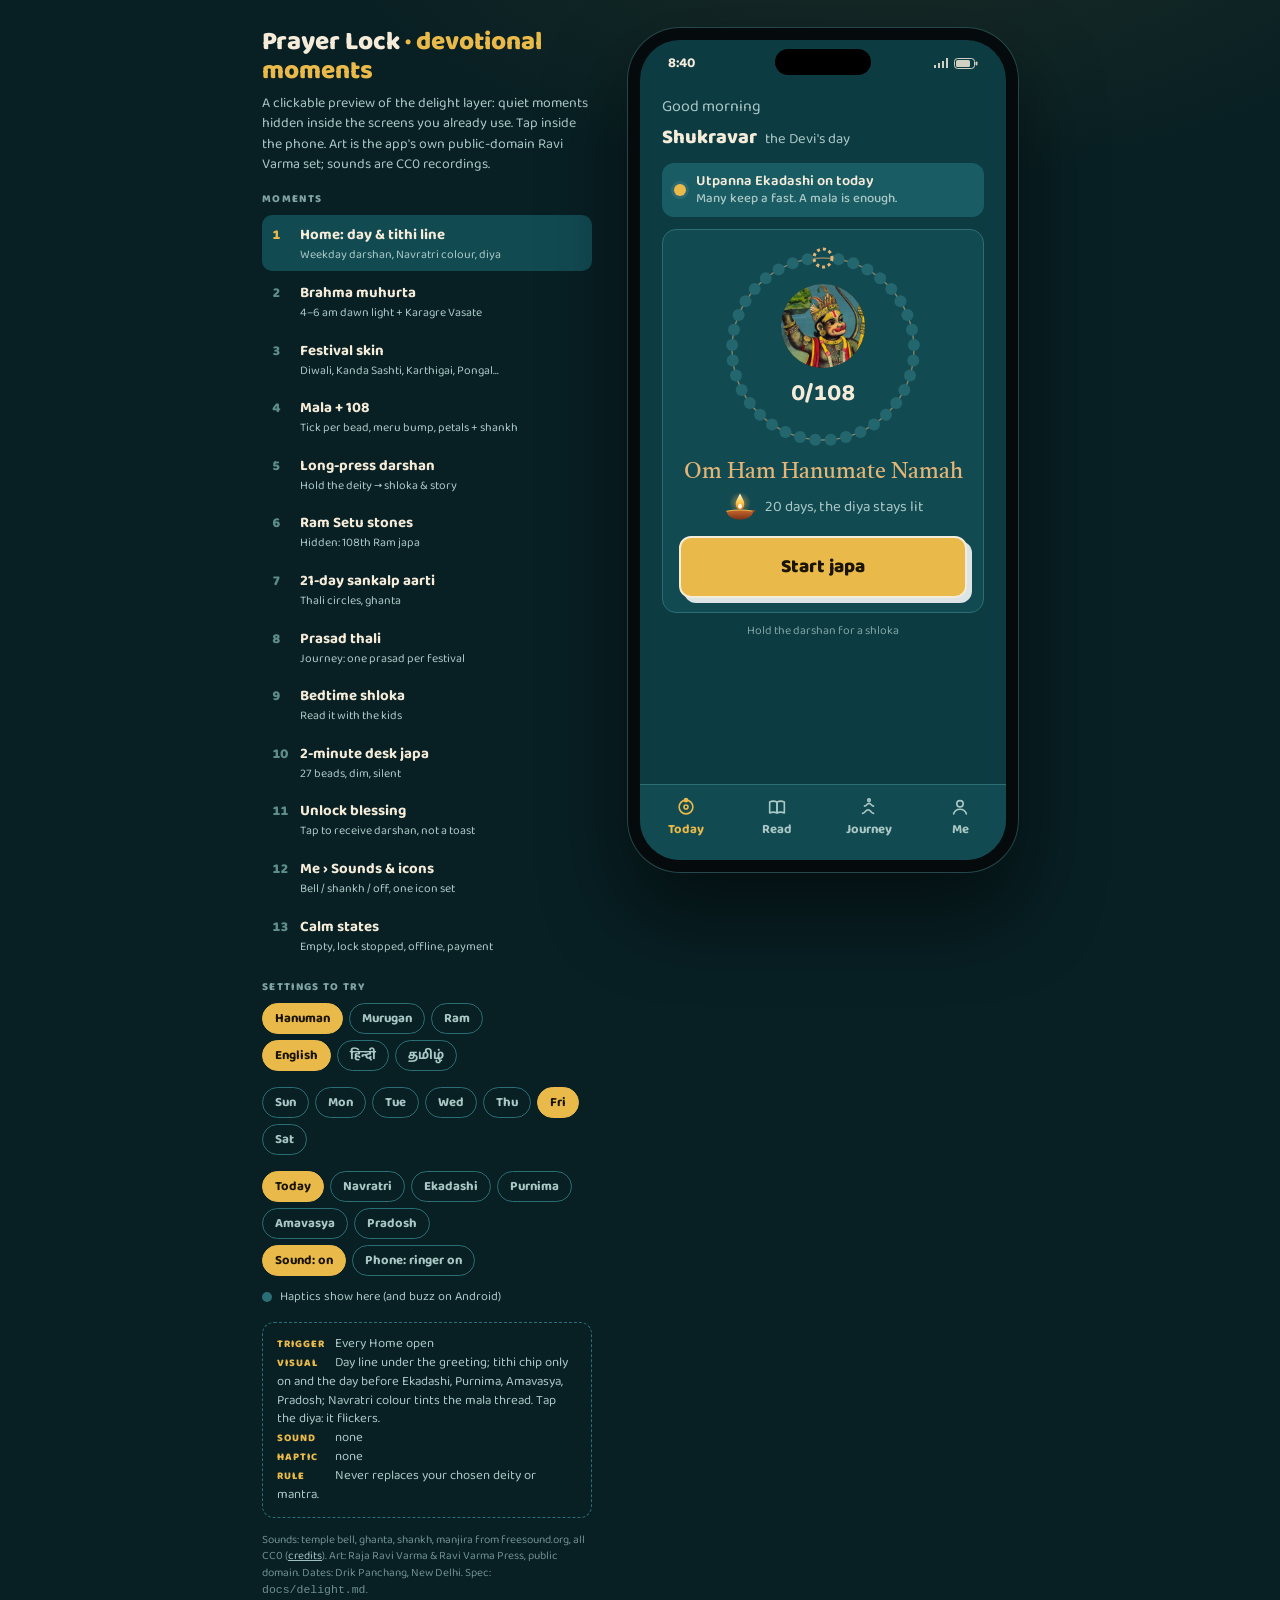
<file: delight/index.html>
<!doctype html>
<html lang="en">
<head>
<meta charset="utf-8">
<meta name="viewport" content="width=device-width,initial-scale=1,viewport-fit=cover">
<title>Prayer Lock — devotional moments (preview)</title>
<meta name="robots" content="noindex">
<style>
@font-face{font-family:"Baloo 2";src:url("assets/fonts/Baloo2.ttf") format("truetype");font-weight:400 800;font-display:swap}
@font-face{font-family:"Baloo Thambi 2";src:url("assets/fonts/BalooThambi2.ttf") format("truetype");font-weight:400 800;font-display:swap}
@font-face{font-family:"Tiro Devanagari Hindi";src:url("assets/fonts/TiroDevanagariHindi-Regular.ttf") format("truetype");font-weight:400;font-display:swap}
@font-face{font-family:"Tiro Tamil";src:url("assets/fonts/TiroTamil-Regular.ttf") format("truetype");font-weight:400;font-display:swap}
:root{
 --ui:'Baloo 2','Baloo Thambi 2',system-ui,sans-serif;
 --scr:'Tiro Devanagari Hindi','Tiro Tamil',serif;
 --bg:#0D3B42;--card:#124A52;--tint:#1A5C64;--ink:#F4EBD9;--muted:#A9C7C4;--line:#2B6E76;--pri:#E9B949;--priInk:#1A1406;--bead:#24666E;--ok:#7CC86A;
 --god:color-mix(in srgb,#9A3412 20%,#F6D58E);--accent:var(--god);
 --r:14px;
}
*{box-sizing:border-box;margin:0;padding:0}
html,body{min-height:100%}
body{font-family:var(--ui);background:#081F23;color:var(--ink);display:flex;gap:36px;justify-content:center;align-items:flex-start;padding:28px 24px 40px;
 background-image:radial-gradient(900px 500px at 70% -10%,rgba(233,185,73,.10),transparent 70%)}
button{font:inherit;color:inherit;cursor:pointer}

/* ---------- side rail ---------- */
.rail{width:330px;position:sticky;top:24px;font-size:14px}
.rail h1{font-size:26px;font-weight:800;line-height:1.1;color:var(--ink)}
.rail h1 em{font-style:normal;color:var(--pri)}
.rail p.lead{color:var(--muted);line-height:1.45;margin:8px 0 14px}
.grp{font-size:11px;font-weight:800;letter-spacing:.12em;text-transform:uppercase;color:#7FA3A0;margin:16px 0 7px}
.chips{display:flex;flex-wrap:wrap;gap:6px}
.chip{border:1px solid #2B6E76;background:transparent;border-radius:999px;padding:4px 12px;font-size:13px;font-weight:700;color:var(--muted)}
.chip.on{background:var(--pri);color:var(--priInk);border-color:var(--pri)}
.moments{list-style:none;counter-reset:m;display:flex;flex-direction:column;gap:2px}
.moments button{width:100%;text-align:left;background:none;border:none;border-radius:10px;padding:8px 10px;display:flex;gap:10px;align-items:baseline;color:var(--muted)}
.moments button b{color:var(--ink);font-weight:700;font-size:15px}
.moments button span{font-size:12px;display:block;line-height:1.3}
.moments button i{font-style:normal;font-weight:800;color:#5E8C88;width:18px;flex:none;font-variant-numeric:tabular-nums}
.moments button.on{background:#124A52}
.moments button.on i{color:var(--pri)}
.how{margin-top:14px;padding:12px 14px;border:1px dashed #2B6E76;border-radius:12px;color:var(--muted);line-height:1.45;font-size:13px}
.how b{color:var(--ink)}
.how .k{display:inline-block;font-size:10.5px;letter-spacing:.1em;font-weight:800;color:var(--pri);text-transform:uppercase;width:58px}
.hap{margin-top:10px;display:flex;align-items:center;gap:8px;font-size:12.5px;color:var(--muted);min-height:22px}
.hap i{width:10px;height:10px;border-radius:50%;background:#2B6E76;flex:none;transition:transform .12s,background .12s}
.hap.go i{background:var(--pri);transform:scale(1.6)}
.hap.big i{transform:scale(2.3)}
.foot{margin-top:14px;font-size:11.5px;color:#6E908D;line-height:1.45}
.foot a{color:#9FC1BE}

/* ---------- phone ---------- */
.phone{width:390px;height:844px;border-radius:52px;padding:12px;background:#050B0C;box-shadow:0 0 0 1px #24474B,0 40px 80px rgba(0,0,0,.5);flex:none;position:relative}
.screen{position:relative;width:100%;height:100%;border-radius:40px;overflow:hidden;background:var(--bg);isolation:isolate}
.sbar{position:absolute;top:0;left:0;right:0;height:40px;display:flex;align-items:center;justify-content:space-between;padding:6px 28px 0;font-size:14px;font-weight:700;z-index:30;color:var(--ink);pointer-events:none}
.sbar .isl{position:absolute;left:50%;top:9px;width:96px;height:26px;border-radius:20px;background:#000;transform:translateX(-50%)}
.sbar .ic{display:flex;gap:5px;align-items:center;font-size:11px;opacity:.85}
.view{position:absolute;inset:0;padding:52px 22px 22px;display:flex;flex-direction:column;overflow:hidden;animation:vin .35s ease both}
.view.tabbed{padding-bottom:86px;overflow-y:auto;scrollbar-width:none}.view.tabbed::-webkit-scrollbar{display:none}
@keyframes vin{from{opacity:0;transform:translateY(8px)}to{opacity:1;transform:none}}
.glow{position:absolute;inset:0;pointer-events:none;background:radial-gradient(120% 55% at 50% -12%,rgba(233,185,73,.16),transparent 62%);z-index:0}
.view>*{position:relative;z-index:1}

/* app atoms (copied from the app's peacock theme) */
h2{font-weight:800;font-size:28px;line-height:1.12;letter-spacing:-.01em;margin:2px 0 6px}
.sub{color:var(--muted);font-size:16px;line-height:1.35}
.btn{display:block;width:100%;min-height:62px;flex:none;border:2.5px solid var(--ink);border-radius:12px;background:var(--pri);color:var(--priInk);font-size:19px;font-weight:800;box-shadow:5px 5px 0 rgba(255,255,255,.85);transition:transform .08s,box-shadow .08s;padding:0 16px}
.btn:active{transform:translate(5px,5px);box-shadow:none}
.screen button{transition:transform .12s cubic-bezier(.2,.8,.2,1),background .15s,color .15s}.screen button:active{transform:scale(.96)}.screen .btn:active{transform:translate(5px,5px)}
.btn.ghost{background:var(--card);color:var(--ink)}
.link{display:block;margin:6px auto 0;background:none;border:none;color:var(--muted);font-size:15px;min-height:40px;padding:0 12px}
.card{border:1px solid var(--line);border-radius:var(--r);background:var(--card);padding:16px}
.mantra{font-family:var(--scr);font-size:28px;line-height:1.3;text-align:center;color:var(--god)}
.cnt{font-weight:800;font-size:44px;font-variant-numeric:tabular-nums;text-align:center;line-height:1}
.ring{display:block;margin:0 auto}
.ring .bd{fill:var(--bead);transition:fill .18s}
.ring .bd.on{fill:var(--god)}
.ring .meru{fill:none;stroke:var(--god);stroke-width:3;stroke-dasharray:3 3}
.ring .meru.on{fill:var(--god);stroke-dasharray:none}
.av{border-radius:50%;overflow:hidden;position:relative;flex:none;background:#3a2a10}
.av img{position:absolute;inset:0;width:100%;height:100%;object-fit:cover;object-position:50% 18%}
.tabs{position:absolute;left:0;right:0;bottom:0;display:flex;background:var(--card);border-top:1px solid var(--line);padding:2px 0 16px;z-index:20}
.tabs button{flex:1;background:none;border:none;font-size:13px;font-weight:700;color:var(--muted);padding:9px 0 4px;display:flex;flex-direction:column;align-items:center;gap:1px}
.ic{display:block;flex:none}.back{display:grid;place-items:center}
.tabs .on{color:var(--pri)}
.grow{flex:1}

/* ---------- home ---------- */
.greet{font-size:16px;color:var(--muted);margin:2px 0 0}
.vaar{display:flex;align-items:baseline;gap:6px 8px;margin:2px 0 10px;flex-wrap:wrap}.vaar span{flex:0 1 auto;min-width:0}.vaar .his{flex:none;align-self:center}
.vaar b{font-size:20px;font-weight:800;color:var(--ink)}
.vaar span{font-size:14.5px;color:var(--muted);line-height:1.3}
.vaar .his{font-size:12px;font-weight:800;letter-spacing:.06em;color:var(--priInk);background:var(--pri);border-radius:999px;padding:1px 9px}
.tithi{display:flex;gap:10px;align-items:center;border-radius:12px;padding:9px 12px;background:var(--tint);font-size:14.5px;font-weight:600;line-height:1.3;margin-bottom:12px}
.tithi .dot{width:12px;height:12px;border-radius:50%;flex:none;box-shadow:0 0 0 3px rgba(255,255,255,.08)}
.tithi small{display:block;font-weight:500;color:var(--muted);font-size:13px}
.home-card{padding:16px 16px 14px;text-align:center;position:relative}
.ringwrap{position:relative;width:206px;height:206px;margin:0 auto}
.ringwrap .mid{position:absolute;inset:0;display:flex;flex-direction:column;align-items:center;justify-content:center}
.press{position:relative;width:84px;height:84px;border-radius:50%;touch-action:none;-webkit-touch-callout:none}
.press svg{position:absolute;inset:-6px;width:96px;height:96px;transform:rotate(-90deg)}
.press circle{fill:none;stroke:var(--pri);stroke-width:3;stroke-linecap:round;stroke-dasharray:283;stroke-dashoffset:283}
.press.hold circle{transition:stroke-dashoffset .65s linear;stroke-dashoffset:0}
.ringwrap b.n{font-size:24px;margin-top:6px;font-variant-numeric:tabular-nums}
.streak{display:flex;align-items:center;justify-content:center;gap:8px;color:var(--muted);font-size:15px;margin:4px 0 12px}
.diya{width:34px;height:34px;cursor:pointer;overflow:visible}
.diya .fl{transform-origin:50% 92%;animation:fl 2.8s ease-in-out infinite}
.diya.tap .fl{animation:flt .9s ease-out}
@keyframes fl{0%,100%{transform:scale(1,1)}30%{transform:scale(.96,1.04) rotate(-1.5deg)}60%{transform:scale(1.03,.97) rotate(1.2deg)}}
@keyframes flt{0%{transform:scale(1)}18%{transform:scale(.85,1.28) rotate(-5deg)}40%{transform:scale(1.1,.92) rotate(4deg)}65%{transform:scale(.95,1.1) rotate(-2deg)}100%{transform:scale(1)}}
.diya .halo{opacity:.55;animation:hl 2.8s ease-in-out infinite}
.diya.tap .halo{animation:hlt .9s ease-out}
@keyframes hl{50%{opacity:.75}}
@keyframes hlt{20%{opacity:1;transform:scale(1.3)}}
.hint{font-size:12px;color:#7FA3A0;text-align:center;margin-top:8px}

/* festival skins */
.toran{position:absolute;top:40px;left:-6px;right:-6px;height:44px;z-index:2;pointer-events:none}
.diyarow{display:flex;justify-content:space-between;padding:0 4px;margin-top:8px}
.fest-banner{display:flex;align-items:center;gap:10px;border-radius:12px;padding:10px 12px;background:linear-gradient(90deg,rgba(233,185,73,.22),rgba(233,185,73,.06));border:1px solid rgba(233,185,73,.35);margin-bottom:12px}
.fest-banner b{display:block;font-size:16px}
.fest-banner small{color:var(--muted);font-size:13px;line-height:1.3;display:block}.fest-banner b{line-height:1.2}
.skinpick{display:flex;gap:6px;justify-content:center;margin-top:10px;flex-wrap:wrap}
.skinpick button{font-size:12px;padding:3px 10px;border-radius:999px;border:1px solid var(--line);background:transparent;color:var(--muted);font-weight:700}
.skinpick .on{background:var(--tint);color:var(--ink)}

/* ---------- dawn ---------- */
.dawn{background:linear-gradient(180deg,#0B2A3A 0%,#17405A 30%,#7A5A4A 62%,#E3A653 84%,#F3CD7A 100%)}
.dawn .sun{position:absolute;left:50%;bottom:-120px;width:340px;height:340px;margin-left:-170px;border-radius:50%;background:radial-gradient(circle,rgba(255,236,180,.95) 0,rgba(247,200,110,.55) 30%,rgba(233,160,70,0) 68%);animation:rise 6s ease-out both;z-index:0}
@keyframes rise{from{transform:translateY(80px);opacity:.3}to{transform:none;opacity:1}}
.dawn .rays{position:absolute;left:50%;bottom:60px;width:700px;height:700px;margin-left:-350px;background:repeating-conic-gradient(from 0deg,rgba(255,230,170,.07) 0 4deg,transparent 4deg 14deg);border-radius:50%;mask:radial-gradient(circle,#000 20%,transparent 62%);-webkit-mask:radial-gradient(circle,#000 20%,transparent 62%);animation:spin 120s linear infinite;z-index:0}
@keyframes spin{to{transform:rotate(360deg)}}
.dawn .stars{position:absolute!important;inset:0 0 50% 0;z-index:0}.dawn .stars i{position:absolute;width:2px;height:2px;border-radius:50%;background:#fff;opacity:.5;animation:tw 4s ease-in-out infinite}
@keyframes tw{50%{opacity:.1}}
.palms{font-family:var(--scr);font-size:22px;line-height:1.5;text-align:center;color:#FFF3D6;text-shadow:0 1px 12px rgba(0,0,0,.35)}
.dawn .tr{font-size:14px;color:#F5E3C0;text-align:center;line-height:1.45;margin-top:8px;opacity:.9}
.eyebrow{font-size:12px;font-weight:800;letter-spacing:.16em;text-transform:uppercase;color:var(--pri)}html[lang=hi] .eyebrow,html[lang=ta] .eyebrow,html[lang=hi] .lbl2,html[lang=ta] .lbl2{letter-spacing:0;font-size:13.5px}

/* ---------- japa ---------- */
.japa{align-items:center;text-align:center;cursor:pointer}
.japa .top{width:100%;display:flex;justify-content:space-between;align-items:center}
.back{width:40px;height:40px;border-radius:50%;border:none;background:var(--card);color:var(--ink);font-size:22px;line-height:1}
.ringbox{position:relative}
.ringbox .ringav{position:absolute;left:50%;top:50%;margin:-42px 0 0 -42px;box-shadow:0 0 0 3px rgba(233,185,73,.35)}
.done-msg .jai{max-width:100%}html[lang=ta] .done-msg .jai{font-size:24px!important}
.ringbox .bead-fly{position:absolute;width:14px;height:14px;border-radius:50%;background:var(--god);pointer-events:none;animation:fly .35s ease-out forwards}
@keyframes fly{from{opacity:1;transform:scale(1.6)}to{opacity:0;transform:scale(.6)}}
.cnt.pulse{animation:pl .2s}
@keyframes pl{50%{transform:scale(1.08)}}
.fine{font-size:13px;color:var(--muted)}
.ff{display:flex;gap:6px;justify-content:center;margin-top:6px}
.ff button{font-size:12px;padding:3px 10px;border-radius:999px;border:1px dashed var(--line);background:transparent;color:#7FA3A0}

/* completion */
.bloom{position:absolute;inset:0;pointer-events:none;z-index:15;background:radial-gradient(60% 40% at 50% 38%,rgba(255,214,120,.38),transparent 70%);opacity:0;animation:bl 2.6s ease-out forwards}
@keyframes bl{15%{opacity:1}100%{opacity:.35}}
.petal{position:absolute;top:-30px;z-index:16;pointer-events:none;will-change:transform;animation:drop linear forwards}
@keyframes drop{0%{transform:translate(0,0) rotate(0);opacity:1}85%{opacity:1}100%{transform:translate(var(--dx),var(--fy,900px)) rotate(var(--rot));opacity:0}}
.petal svg{display:block;animation:sway 1.6s ease-in-out infinite alternate}
@keyframes sway{from{transform:translateX(-7px) rotateY(0)}to{transform:translateX(7px) rotateY(60deg)}}
.done-msg{position:absolute;left:22px;right:22px;bottom:150px;pointer-events:none;text-align:center;z-index:17;animation:vin .8s .5s ease both}
.done-msg .jai{font-family:var(--scr);font-size:30px;color:var(--pri);line-height:1.25}
.done-msg p{color:var(--muted);font-size:15px;margin-top:4px}

/* ---------- shloka card ---------- */
.sheet{position:absolute;left:0;right:0;bottom:0;top:130px;background:#0F4249;border-radius:26px 26px 0 0;z-index:25;border-top:1px solid rgba(233,185,73,.4);animation:sh .42s cubic-bezier(.2,.8,.2,1) both;display:flex;flex-direction:column;overflow:hidden;box-shadow:0 -20px 50px rgba(0,0,0,.45)}
@keyframes sh{from{transform:translateY(100%)}to{transform:none}}
.sheet .art{height:190px;flex:none;background-size:cover;background-position:50% 22%;position:relative}
.sheet .art::after{content:"";position:absolute;inset:0;background:linear-gradient(180deg,rgba(15,66,73,0) 40%,#0F4249 100%)}
.sheet .body{padding:4px 24px 20px;overflow:auto;flex:1;scrollbar-width:none}
.sheet .grab{position:absolute;top:8px;left:50%;width:40px;height:4px;border-radius:2px;background:rgba(255,255,255,.5);margin-left:-20px;z-index:2}
.shl:lang(ta),html[lang=ta] .shl{font-size:16.5px!important}.shl{font-family:var(--scr);font-size:21px;line-height:1.55;text-align:center;color:#FBE9C0;margin:6px 0 8px;white-space:pre-line}
.trn{font-size:13.5px;color:var(--muted);text-align:center;font-style:italic;line-height:1.45;white-space:pre-line}
.mean{font-size:15px;line-height:1.5;margin-top:12px;color:var(--ink)}
.story{margin-top:12px;padding-top:12px;border-top:1px solid var(--line);font-size:14.5px;line-height:1.5;color:var(--muted)}
.story b{color:var(--ink)}
.src{font-size:11.5px;color:#7FA3A0;margin-top:10px}
.scrim{position:absolute;inset:0;background:rgba(3,15,17,.55);z-index:24;animation:fade .3s both}
@keyframes fade{from{opacity:0}}

/* ---------- ram setu ---------- */
.sea{position:absolute;left:0;right:0;bottom:0;height:420px;background:linear-gradient(180deg,rgba(18,90,100,0) 0,rgba(14,84,94,.85) 18%,#0A4650 45%,#062F36 100%);z-index:14;pointer-events:none;overflow:hidden}
.sea .wave{position:absolute;left:-20%;right:-20%;height:2px;border-radius:2px;background:rgba(190,235,230,.18);animation:wv 6s ease-in-out infinite alternate}
@keyframes wv{to{transform:translateX(30px)}}
.stone{position:absolute;z-index:15;pointer-events:none;animation:sink-in 1.4s cubic-bezier(.2,.8,.2,1) both}
.stone>div{animation:bob 3.2s ease-in-out infinite alternate}
@keyframes sink-in{from{transform:translateY(-260px) rotate(-8deg);opacity:0}60%{opacity:1}to{transform:none;opacity:1}}
@keyframes bob{from{transform:translateY(-3px) rotate(-1.5deg)}to{transform:translateY(3px) rotate(1.5deg)}}
.stone svg{display:block;filter:drop-shadow(0 6px 6px rgba(0,0,0,.35))}
.reflect{position:absolute;z-index:14;height:6px;border-radius:50%;background:rgba(0,0,0,.25);filter:blur(2px)}

/* ---------- aarti ---------- */
.arch{position:relative;width:250px;height:300px;margin:6px auto 0}
.arch .pic{position:absolute;left:18px;right:18px;top:22px;bottom:0;border-radius:110px 110px 6px 6px;background-size:cover;background-position:50% 20%;box-shadow:inset 0 0 0 2px rgba(233,185,73,.6),0 0 60px rgba(233,185,73,.18)}
.arch .lite{position:absolute;inset:0;border-radius:110px 110px 6px 6px;left:18px;right:18px;top:22px;background:radial-gradient(70px 70px at var(--lx,50%) var(--ly,60%),rgba(255,210,120,.42),transparent 70%);mix-blend-mode:screen;transition:opacity .4s}
.arch{margin-bottom:58px!important}.thali{position:absolute;left:50%;top:60%;width:96px;height:60px;margin:-30px 0 0 -48px;z-index:3;transform:translateY(150px);transition:transform .6s ease;filter:drop-shadow(0 8px 10px rgba(0,0,0,.45))}
.aarti-on .thali{animation:arise .6s ease-out forwards,circ 2.4s linear .6s infinite}
@keyframes arise{from{transform:translateY(150px)}to{transform:translateX(-62px)}}
@keyframes circ{from{transform:rotate(0) translateX(-62px) rotate(0)}to{transform:rotate(360deg) translateX(-62px) rotate(-360deg)}}
.sk{display:flex;gap:4px;justify-content:center;margin:14px 0 8px;flex-wrap:wrap}
.sk i{width:9px;height:9px;border-radius:50%;background:var(--pri)}

/* ---------- journey / prasad ---------- */
.tiles{display:grid;grid-template-columns:1fr 1fr;gap:10px;margin:6px 0 14px}
.tile{border-radius:var(--r);padding:12px 12px;background:var(--card);border:1px solid var(--line)}
.tile b{display:block;font-size:28px;line-height:1}
.tile span{font-size:13px;color:var(--muted)}
.thalis{position:relative;border-radius:50%;width:300px;height:300px;margin:4px auto 0;background:radial-gradient(circle at 50% 45%,#E8C36A 0,#C9973A 55%,#9A6E22 70%,#7A5418 71%,#C9973A 74%,#8E6420 100%);box-shadow:0 18px 30px rgba(0,0,0,.4),inset 0 0 0 6px rgba(255,240,200,.25)}
.thalis::before{content:"";position:absolute;inset:26px;border-radius:50%;border:1px dashed rgba(90,60,10,.45)}
.katori{position:absolute;width:68px;height:68px;margin:-34px 0 0 -34px;border-radius:50%;display:grid;place-items:center;cursor:pointer;transition:transform .2s}
.katori:active{transform:scale(.94)}.katori.sel{transform:scale(1.06);box-shadow:0 0 0 2px #E9B949,0 0 18px rgba(233,185,73,.5);border-radius:50%}
.katori .bowl{position:absolute;inset:0;border-radius:50%;background:radial-gradient(circle at 50% 40%,#F6DD9A 0,#D9A846 52%,#A8761F 66%,#E6C06A 70%,#8A5E18 100%);box-shadow:0 4px 8px rgba(60,35,0,.45)}
.katori.empty .bowl{background:radial-gradient(circle at 50% 40%,rgba(255,240,200,.18),rgba(90,60,10,.25) 70%);box-shadow:inset 0 0 0 1.5px rgba(90,60,10,.45)}
.katori svg{position:relative;z-index:1}
.katori .q{position:relative;z-index:1;font-size:11px;font-weight:800;color:rgba(70,45,5,.75);text-align:center;line-height:1.05}
.pcap{text-align:center;margin-top:12px;min-height:58px}
.pcap b{font-size:17px}
.pcap span{display:block;color:var(--muted);font-size:13.5px}

/* ---------- bedtime ---------- */
.night{background:radial-gradient(90% 55% at 50% 100%,rgba(233,160,70,.22),transparent 70%),linear-gradient(180deg,#061A1E,#0A2A30 60%,#14302F)}
.night .moon{position:absolute;right:30px;top:58px;width:30px;height:30px;border-radius:50%;box-shadow:-10px 6px 0 0 #F2E2B8;opacity:.85}
.bline{font-family:var(--scr);font-size:22px;line-height:1.45;text-align:center;color:#FBE9C0;opacity:.28;transition:opacity .5s,transform .5s}
.bline.on{opacity:1}.bline .btr{display:block;font-family:var(--ui);font-style:italic;font-size:13px;color:#A9C7C4;line-height:1.3;margin:-2px 0 4px}
.bline.cur{transform:scale(1.04)}
.who{display:grid;grid-template-columns:1fr;gap:6px;margin-top:10px;font-size:14px;color:var(--muted);line-height:1.35}
.who b{color:var(--ink)}

/* ---------- office ---------- */
.desk{background:#071A1D}
.desk .dim{color:#5F807D}
.desk .ring .bd{fill:#16383C}
.desk .ring .bd.on{fill:#B99545}
.desk .ring .meru{stroke:#B99545}
.timer{font-size:15px;font-weight:700;color:#5F807D;font-variant-numeric:tabular-nums}

/* unlock */
.ucard{position:relative;width:250px;height:320px;margin:16px auto 0;border-radius:125px 125px 16px 16px;overflow:hidden;cursor:pointer;box-shadow:0 0 0 2px rgba(233,185,73,.7),0 20px 40px rgba(0,0,0,.4);perspective:900px}
.ucard .uart{position:absolute;inset:0;background-size:cover;background-position:50% 20%;filter:brightness(.35) blur(3px);transform:scale(1.1);transition:filter 1.2s ease,transform 1.6s ease}
.ucard.open .uart{filter:none;transform:none}
.ucard.open{animation:ug 2.4s ease-out both}
@keyframes ug{0%{box-shadow:0 0 0 2px rgba(233,185,73,.7),0 0 0 rgba(255,210,120,0)}30%{box-shadow:0 0 0 2px #E9B949,0 0 90px rgba(255,210,120,.65)}100%{box-shadow:0 0 0 2px #E9B949,0 0 40px rgba(255,210,120,.3)}}
.udoor{position:absolute;top:0;bottom:0;left:0;width:50%;background:linear-gradient(90deg,#6E1C12,#9C2E1C 70%,#842416);transition:transform 1s cubic-bezier(.6,0,.2,1);transform-origin:left center;border-right:1px solid rgba(233,185,73,.6)}
.udoor.r{left:auto;right:0;transform-origin:right center;background:linear-gradient(270deg,#6E1C12,#9C2E1C 70%,#842416);border-right:none;border-left:1px solid rgba(233,185,73,.6)}
.udoor::after{content:"";position:absolute;top:14px;bottom:14px;left:14px;right:6px;border:1px solid rgba(233,185,73,.5);border-radius:100px 0 6px 6px}
.udoor.r::after{left:6px;right:14px;border-radius:0 100px 6px 6px}
.udoor{box-shadow:inset -3px 0 0 #E9B949}.udoor.r{box-shadow:inset 3px 0 0 #E9B949}
.udoor::before{content:"";position:absolute;top:50%;width:10px;height:10px;border-radius:50%;background:radial-gradient(circle at 35% 35%,#FBE4A0,#C9973A 60%,#7A5418);box-shadow:0 1px 2px rgba(0,0,0,.5)}
.udoor.l::before{right:12px}.udoor.r::before{left:12px}
.ucard .torn{position:absolute;left:0;right:0;top:0;height:30px;z-index:3;pointer-events:none;transition:opacity .6s}.ucard.open .torn{opacity:.0}
.ucard.open .udoor.l{transform:rotateY(-105deg)}.ucard.open .udoor.r{transform:rotateY(105deg)}
.useal{position:absolute;left:50%;top:46%;transform:translate(-50%,-50%);display:flex;flex-direction:column;align-items:center;gap:8px;color:#F6D58E;font-weight:700;font-size:14px;z-index:2;transition:opacity .4s;white-space:nowrap}
.useal span{background:#5E160E;padding:2px 10px;border-radius:999px;box-shadow:0 0 0 1px rgba(233,185,73,.6)}.useal svg{width:58px;height:58px;padding:13px;border-radius:50%;background:#5E160E;box-shadow:0 0 0 1.5px #E9B949,0 0 24px rgba(233,185,73,.35);animation:breathe 2.4s ease-in-out infinite}
@keyframes breathe{50%{box-shadow:0 0 0 1.5px #E9B949,0 0 40px rgba(233,185,73,.6)}}
.ucard.open .useal{opacity:0;pointer-events:none}
.ulbtns{display:flex;gap:12px}.ulbtns .btn{flex:1;width:auto;font-size:16px;min-height:58px;padding:0 10px;line-height:1.15}
.tot{display:flex;justify-content:center;gap:22px;margin-top:8px}.tot b{display:block;font-size:22px;font-variant-numeric:tabular-nums}.tot span{font-size:12px;color:var(--muted)}
/* settings */
.lbl2{font-size:12px;font-weight:800;letter-spacing:.12em;text-transform:uppercase;color:#7FA3A0;margin:14px 0 6px}
.list{padding:4px 14px}.row{display:flex;gap:12px;align-items:center;padding:11px 0;border-bottom:1px solid var(--line)}.row:last-child{border:none}
.row>.ic{color:var(--pri)}.row>div{flex:1}.row b{display:block;font-size:15.5px}.row small{display:block;color:var(--muted);font-size:12.5px;line-height:1.3}
.row.col{align-items:flex-start}
.seg{display:flex;gap:6px;margin-top:6px}.seg button{flex:1;border:1px solid var(--line);background:transparent;border-radius:10px;padding:5px 0;font-size:13.5px;font-weight:700;color:var(--muted)}.seg .on{background:var(--pri);color:var(--priInk);border-color:var(--pri)}
.tg{width:46px;height:28px;border-radius:14px;border:none;background:#24666E;position:relative;flex:none}.tg i{position:absolute;left:3px;top:3px;width:22px;height:22px;border-radius:50%;background:#F4EBD9;transition:transform .2s cubic-bezier(.2,.8,.2,1)}
.tg.on{background:var(--pri)}.tg.on i{transform:translateX(18px);background:#1A1406}
.icgrid{display:grid;grid-template-columns:repeat(6,1fr);gap:8px 4px;color:var(--ink)}.icgrid div{display:flex;flex-direction:column;align-items:center;gap:3px}.icgrid span{font-size:9.5px;color:#7FA3A0}
.stateart{margin-top:70px}

/* mobile */
@media(max-width:820px){
 body{flex-direction:column;align-items:center;padding:12px 0 30px;gap:14px}
 .rail{position:static;width:100%;padding:0 14px}
 .rail p.lead,.foot{display:none}
 .moments{flex-direction:row;overflow-x:auto;gap:6px;padding-bottom:4px}
 .moments button{white-space:nowrap;border:1px solid #2B6E76;border-radius:999px;padding:5px 12px}
 .moments button span{display:none}
 .moments button b{font-size:13px}
 .phone{transform-origin:top center}
}
</style>
</head>
<body>

<aside class="rail">
 <h1>Prayer Lock <em>· devotional moments</em></h1>
 <p class="lead">A clickable preview of the delight layer: quiet moments hidden inside the screens you already use. Tap inside the phone. Art is the app's own public-domain Ravi Varma set; sounds are CC0 recordings.</p>

 <div class="grp">Moments</div>
 <ol class="moments" id="mlist"></ol>

 <div class="grp">Settings to try</div>
 <div class="chips" id="cDeity"></div>
 <div class="chips" id="cLang" style="margin-top:6px"></div>
 <div class="chips" style="margin-top:6px">
  <button class="chip" id="cSound" onclick="toggleSound()">Sound: off</button>
  <button class="chip" id="cRinger" onclick="toggleRinger()">Phone: ringer on</button>
 </div>
 <div class="hap" id="hap"><i></i><span id="hapTxt">Haptics show here (and buzz on Android)</span></div>

 <div class="how" id="how"></div>
 <p class="foot">Sounds: temple bell, ghanta, shankh, manjira from freesound.org, all CC0 (<a href="assets/sfx/CREDITS.md">credits</a>). Art: Raja Ravi Varma &amp; Ravi Varma Press, public domain. Dates: Drik Panchang, New Delhi. Spec: <code>docs/delight.md</code>.</p>
</aside>

<div class="phone"><div class="screen" id="scr">
 <div class="sbar"><span id="clock">9:41</span><div class="isl"></div><span class="ic">
  <svg width="16" height="11" viewBox="0 0 16 11"><path d="M1 10h2V7H1zm4 0h2V5H5zm4 0h2V3H9zm4 0h2V0h-2z" fill="currentColor"/></svg>
  <svg width="24" height="11" viewBox="0 0 24 11"><rect x=".5" y=".5" width="20" height="10" rx="3" fill="none" stroke="currentColor"/><rect x="2" y="2" width="14" height="7" rx="1.5" fill="currentColor"/><rect x="21.5" y="3.5" width="2" height="4" rx="1" fill="currentColor"/></svg></span></div>
 <div id="view"></div>
</div></div>

<script>
"use strict";
/* ================= data ================= */
const Q=new URLSearchParams(location.search);
const ST={m:Q.get('m')||'home',lang:Q.get('lang')||'en',deity:Q.get('deity')||'hanuman',sound:true,primed:false,ringer:true,skin:Q.get('skin')||'diwali',day:Q.get('day')!=null?+Q.get('day'):new Date().getDay(),tithi:Q.get('tithi')||'auto',doneSnd:'shankh',kids:true,state:Q.get('state')||'empty',unl:0};

const D={
 hanuman:{img:'hanuman',col:'#9A3412',name:{en:'Hanuman ji',hi:'हनुमान जी',ta:'ஆஞ்சநேயர்'},
  gw:'ஆஞ்சநேயருடன்',btn:{en:'Jai Hanuman ji',hi:'जय हनुमान जी',ta:'ஜெய் ஆஞ்சநேயா'},
  japa:{en:'Om Ham Hanumate Namah',hi:'ॐ हं हनुमते नमः',ta:'ஓம் ஹம் ஹனுமதே நம:'},
  aarti:{en:'Aarti kije Hanuman Lala ki',hi:'आरती कीजै हनुमान लला की',ta:'ஆரத்தி கீஜை ஹனுமான் லலா கீ'},
  jai:{en:'Jai Bajrangbali',hi:'जय बजरंगबली',ta:'ஜெய் ஆஞ்சநேயா'},
  shloka:{dev:'मनोजवं मारुततुल्यवेगं\nजितेन्द्रियं बुद्धिमतां वरिष्ठम् ।\nवातात्मजं वानरयूथमुख्यं\nश्रीरामदूतं शरणं प्रपद्ये ॥',
   ta:'மனோஜவம் மாருததுல்யவேகம்\nஜிதேந்த்ரியம் புத்திமதாம் வரிஷ்டம் ।\nவாதாத்மஜம் வானரயூதமுக்யம்\nஸ்ரீராமதூதம் சரணம் ப்ரபத்யே ॥',
   tr:'Manojavam maruta-tulya-vegam\njitendriyam buddhimatam varishtham\nvatatmajam vanara-yutha-mukhyam\nshri-rama-dutam sharanam prapadye',
   mean:{en:'Swift as the mind, fast as the wind, master of the senses, wisest of the wise, son of the Wind, chief among the vanaras, messenger of Shri Ram: in him I take refuge.',
    hi:'जो मन के समान तेज़ और वायु के समान वेगवान हैं, जिन्होंने इंद्रियों को जीत लिया, जो बुद्धिमानों में श्रेष्ठ हैं, पवनपुत्र, वानरों के प्रमुख, श्रीराम के दूत, मैं उनकी शरण लेता हूँ।',
    ta:'மனத்தைப் போல் வேகமானவர், காற்றைப் போல் விரைபவர், புலன்களை வென்றவர், அறிஞர்களில் சிறந்தவர், வாயு புத்திரர், வானரர்களின் தலைவர், ஸ்ரீராமரின் தூதர் — அவரைச் சரணடைகிறேன்.'},
   story:{en:'<b>In this picture</b> Hanuman ji is carrying the whole mountain. When Lakshman lay wounded, he could not tell which herb was sanjeevani, so he brought the mountain.',
    hi:'<b>इस चित्र में</b> हनुमान जी पूरा पर्वत उठाए हैं। लक्ष्मण जी घायल थे, संजीवनी बूटी पहचान न सके तो पूरा पर्वत ही ले आए।',
    ta:'<b>இந்தப் படத்தில்</b> ஆஞ்சநேயர் முழு மலையையும் தூக்கி வருகிறார். லட்சுமணர் காயமுற்றபோது சஞ்சீவி மூலிகையை அடையாளம் காண முடியாததால் மலையையே கொண்டு வந்தார்.'},
   src:'Shri Ram Raksha Stotram, verse 33 · art: Ravi Varma Press, 1910s, public domain'}},
 murugan:{img:'murugan',col:'#B45309',name:{en:'Murugan',hi:'मुरुगन',ta:'முருகன்'},
  gw:'முருகனுடன்',btn:{en:'Muruga Saranam',hi:'मुरुगा शरणम्',ta:'முருகா சரணம்'},
  japa:{en:'Om Saravanabhava',hi:'ॐ शरवणभव',ta:'ஓம் சரவணபவ'},
  aarti:{en:'Kandanukku Arohara · karpoora aarti',hi:'कंदनुक्कु अरोहरा · कर्पूर आरती',ta:'கந்தனுக்கு அரோகரா · கற்பூர ஆரத்தி'},
  jai:{en:'Vetrivel Muruganukku Arohara',hi:'वेट्रिवेल मुरुगनुक्कु अरोहरा',ta:'வெற்றிவேல் முருகனுக்கு அரோகரா'},
  shloka:{dev:'துதிப்போர்க்கு வல்வினை போம் துன்பம்போம் நெஞ்சில்\nபதிப்போர்க்குச் செல்வம் பலித்துக் கதித்தோங்கும்\nநிஷ்டையும் கைகூடும் நிமலரருள் கந்தர்\nசஷ்டி கவசம் தனை',
   ta:'துதிப்போர்க்கு வல்வினை போம் துன்பம்போம் நெஞ்சில்\nபதிப்போர்க்குச் செல்வம் பலித்துக் கதித்தோங்கும்\nநிஷ்டையும் கைகூடும் நிமலரருள் கந்தர்\nசஷ்டி கவசம் தனை',
   tr:'Thudhipporkku valvinai pom thunbam pom nenjil\npadhipporkkuch chelvam paliththuk kadhiththongum\nnishtaiyum kaigudum nimalararul kandhar\nsashti kavasam thanai',
   mean:{en:'The opening (kaappu) of Kanda Sashti Kavasam. It is the traditional promise of the hymn: for those who praise it and hold it in the heart, troubles fall away and steadiness of mind comes, by the grace of the pure Kandan.',
    hi:'कंद षष्टि कवचम् का आरंभ (काप्पु)। यह स्तोत्र की पारंपरिक वाणी है: जो इसकी स्तुति करते हैं और इसे हृदय में रखते हैं, निर्मल कंदन की कृपा से उनके कष्ट दूर होते हैं और मन स्थिर होता है।',
    ta:'கந்த சஷ்டி கவசத்தின் காப்பு. துதிப்போருக்கும் நெஞ்சில் பதிப்போருக்கும் நிமலனாகிய கந்தனின் அருளால் துன்பம் நீங்கி, நிஷ்டை கைகூடும் என்பது பாடலின் வாக்கு.'},
   story:{en:'<b>In this picture</b> Murugan rides his peacock with Valli and Deivanai at his side. Under the peacock\'s feet is a serpent.',
    hi:'<b>इस चित्र में</b> मुरुगन अपने मोर पर विराजमान हैं, साथ में वल्ली और देवयानी हैं। मोर के पैरों के नीचे सर्प है।',
    ta:'<b>இந்தப் படத்தில்</b> முருகன் மயில் மீது வள்ளி, தெய்வானையுடன் வீற்றிருக்கிறார். மயிலின் கால்களின் கீழ் நாகம்.'},
   src:'Kanda Sashti Kavasam, kaappu · Bala Devaraya Swamigal (19th c.) · art: Raja Ravi Varma, public domain'}},
 ram:{img:'ram',col:'#B45309',name:{en:'Shri Ram',hi:'श्री राम',ta:'ஸ்ரீ ராமர்'},
  gw:'ஸ்ரீ ராமருடன்',btn:{en:'Jai Shri Ram',hi:'जय श्री राम',ta:'ஜெய் ஸ்ரீ ராம்'},
  japa:{en:'Ram',hi:'राम',ta:'ஸ்ரீ ராம ஜெயம்'},
  aarti:{en:'Shri Ramachandra kripalu bhaju man',hi:'श्री रामचन्द्र कृपालु भजु मन',ta:'ஸ்ரீ ராமசந்த்ர க்ருபாளு பஜு மன'},
  jai:{en:'Jai Shri Ram',hi:'जय श्री राम',ta:'ஜெய் ஸ்ரீ ராம்'},
  shloka:{dev:'श्री राम राम रामेति\nरमे रामे मनोरमे ।\nसहस्रनाम तत्तुल्यं\nरामनाम वरानने ॥',
   ta:'ஸ்ரீ ராம ராம ராமேதி\nரமே ராமே மனோரமே ।\nஸஹஸ்ரநாம தத்துல்யம்\nராமநாம வரானனே ॥',
   tr:'Shri Rama Rama Rameti\nrame rame manorame\nsahasranama tat-tulyam\nrama-nama varanane',
   mean:{en:'Shiva tells Parvati: saying "Rama, Rama, Rama", I delight in Ram. The one name of Ram is equal to the thousand names.',
    hi:'शिव जी पार्वती जी से कहते हैं: "राम, राम, राम" कहकर मैं मनोरम राम में रमता हूँ। एक राम-नाम सहस्र नामों के बराबर है।',
    ta:'சிவபெருமான் பார்வதியிடம் சொல்கிறார்: "ராம ராம ராம" என்று சொல்லி மனோரமனான ராமனில் மகிழ்கிறேன். ஒரு ராம நாமம் ஆயிரம் நாமங்களுக்குச் சமம்.'},
   story:{en:'<b>In this picture</b> is the Ram Panchayatan: Ram and Sita on the throne, with Lakshman, Bharat, Shatrughna, and Hanuman ji at their feet.',
    hi:'<b>इस चित्र में</b> राम पंचायतन है: सिंहासन पर राम-सीता, साथ में लक्ष्मण, भरत, शत्रुघ्न, और चरणों में हनुमान जी।',
    ta:'<b>இந்தப் படத்தில்</b> ராம பஞ்சாயதனம்: அரியணையில் ராமர், சீதை; உடன் லட்சுமணர், பரதர், சத்ருக்னர்; திருவடியில் ஆஞ்சநேயர்.'},
   src:'Vishnu Sahasranama, uttara-bhaga (also recited in Ram Raksha Stotram) · art: Raja Ravi Varma, public domain'}}
};

/* Drik Panchang, New Delhi (see docs/panchang-2026-27.json). Only the next date of each kind is needed here. */
const PANCH={ekadashi:[['2026-10-22','Papankusha Ekadashi'],['2026-11-05','Rama Ekadashi'],['2026-11-20','Devutthana Ekadashi'],['2026-12-04','Utpanna Ekadashi'],['2026-12-20','Mokshada Ekadashi']],
 purnima:[['2026-10-25','Ashwina Purnima'],['2026-11-24','Kartika Purnima'],['2026-12-23','Margashirsha Purnima']],
 amavasya:[['2026-11-08','Amavasya'],['2026-12-08','Amavasya']],
 pradosh:[['2026-10-23','Shukra Pradosh'],['2026-11-06','Shukra Pradosh'],['2026-11-22','Ravi Pradosh'],['2026-12-06','Ravi Pradosh']],
 navratri:[['2026-10-11','Orange','#E07B22'],['2026-10-12','White','#F3EEE2'],['2026-10-13','Red','#C8322B'],['2026-10-14','Royal Blue','#3559C7'],['2026-10-15','Yellow','#F2C230'],['2026-10-16','Green','#3E9B4F'],['2026-10-17','Grey','#9AA3A6'],['2026-10-18','Purple','#8A4FB8'],['2026-10-19','Peacock Green','#1F8F86']]};

/* ================= copy (en + hi are the spec; ta for the Chennai reviewer) ================= */
const T={
 en:{gm:'Good morning',vaar_h:'{d}',his:'HIS DAY',start:'Start japa',jai_btn:'Jai',streak:'{n} days, the diya stays lit',hold:'Hold the darshan for a shloka',
  days:['Ravivar · Surya dev\'s day','Somvar · Shiva\'s day','Mangalvar · Hanuman ji\'s day','Budhvar · Ganesha\'s day','Guruvar · Vishnu, Sai Baba and the guru','Shukravar · the Devi\'s day','Shanivar · Hanuman ji and Shani dev'],
  dayname:['Sunday','Monday','Tuesday','Wednesday','Thursday','Friday','Saturday'],
  daysub:['Face the morning light for a moment.','Many homes keep Monday for Mahadev.','Many homes keep Tuesday for Bajrangbali.','A good day to begin anything new.','Many homes keep Thursday for the guru.','Many homes light a lamp for Maa today.','Many homes visit Hanuman ji on Saturday.'],
  t_nav:'Navratri · day {n} · {c}',t_nav_s:'Today\'s colour is on your mala thread.',
  t_ek:'{x} on {w}',t_ek_s:'Many keep a fast. A mala is enough.',
  t_pur:'Purnima on {w}',t_pur_s:'Look up at the full moon after your mala.',
  t_ama:'Amavasya on {w}',t_ama_s:'A quiet day to remember the elders of the family.',
  t_pra:'Pradosh on {w}',t_pra_s:'Om Namah Shivaya at sunset.',
  today:'today',tomorrow:'tomorrow',
  dawn_e:'Brahma muhurta',dawn_h:'The quietest hour of the day is yours.',dawn_s:'Before you look at the phone, look at your palms.',dawn_tr:'Lakshmi lives at the fingertips, Saraswati in the palm, Govinda at its base. In the morning, look at your hands.',dawn_btn:'Begin with {g}',
  fest_diwali:'Diwali · Sun 8 Nov',fest_diwali_s:'Light a diya, then 108 with {g}. 21 days to go.',
  fest_karthigai:'Karthigai Deepam · Tue 24 Nov',fest_karthigai_s:'Light the lamps at dusk, then 108 with {g}.',fest_sashti:'Kanda Sashti · 10–15 Nov',fest_sashti_s:'Six days of Kavasam. Soorasamharam on Sun 15 Nov.',
  fest_janm:'Janmashtami · Wed 25 Aug',fest_janm_s:'108 with {g}, and 1008 at midnight if you stay up.',
  fest_ganesh:'Ganesh Chaturthi · Sat 4 Sep',fest_ganesh_s:'Ganapati Bappa Morya. Then 108 with {g}.',
  fest_pongal:'Pongal · Fri 15 Jan',fest_pongal_s:'Pongalo pongal. A mala before the pot boils over.',
  japa_h:'Naam jap',tap:'Tap anywhere for each bead',done_h:'Mala sampoorna',done_s:'108 names, with a full heart.',
  ff:'Jump to bead 104',ff2:'Restart',
  setu_h:'108 stones for the setu',setu_s:'In the Ramayana, stones marked with Ram\'s name floated, and the vanaras built a bridge to Lanka. Each "Ram" today is one more stone.',
  aarti_e:'Sankalp · day 21 of 21',aarti_h:'21 days, your word kept',aarti_s:'Stand for a moment. The aarti is yours.',aarti_btn:'Begin aarti',aarti_done:'Om Jai Jagdish Hare',aarti_next:'Next sankalp: 51 days',
  jr_h:'Journey',jr_streak:'day streak',jr_total:'names taken',pr_h:'Prasad thali',pr_s:'A small remembrance of each festival you kept with a mala.',pr_tap:'Tap a katori',pr_next:'comes with that day\'s mala',
  bed_e:'Before sleep · with the children',bed_h:'Ramaskandam',bed_tap:'Tap for the next line. Say it together.',bed_who:'Who are they?',
  who:['<b>Ram</b>, the kind and truthful king','<b>Skanda</b>, Kartikeya (Murugan), the brave young god','<b>Hanuman</b>, the strongest helper','<b>Garuda</b>, the eagle who carries Vishnu','<b>Bhima</b>, the strong Pandava brother'],
  bed_mean:'The verse says: whoever remembers them at bedtime will not have bad dreams.',bed_done:'Shubh ratri',
  off_e:'Quiet desk japa',off_h:'Two minutes, 27 beads',off_s:'Screen stays dim. Sound stays off. Only a soft tick under your thumb.',off_go:'Begin',off_done:'27 names. Back to work with a lighter mind.',
  ul_pre_h:'Mala complete',ul_pre:'Your darshan is waiting.',ul_tap:'Tap to open',ul_h:'Darshan',ul_today:'today',ul_total:'names in all',ul_days:'days',ul_open:'Open · 15 min',ul_stay:'Stay a moment',
  st_sound:'Sound and touch',st_temple:'Temple sounds',st_temple_s:'Bell, ghanta, manjira. Soft, and off in silent mode.',st_done:'When a mala completes',st_shankh:'Shankh',st_bell:'Bell',st_none:'None',st_hap:'Mala haptics',st_hap_s:'A tick per bead, a bump on the meru.',st_kids:'Kids at home',st_kids_s:'Bedtime shloka card after 8:30 pm.',st_silent:'When your phone is on silent or Do Not Disturb, Prayer Lock stays silent too.',st_icons:'Icon set',
  st_e_h:'Your thali is ready',st_e_s:'The first prasad comes with your first festival mala. Diwali is on 8 November.',st_e_b:'Start today\'s mala',
  st_l_h:'The lock has stopped',st_l_s:'Your phone closed Prayer Lock to save battery. One tap brings it back.',st_l_b:'Turn the lock back on',
  st_o_h:'No internet right now',st_o_s:'Your mala, texts and streak all work offline. Only purchases need the internet.',st_o_b:'Continue offline',
  st_p_h:'The payment did not go through',st_p_s:'Nothing was charged. Google Play said the card was declined.',st_p_b:'Try again',st_p_l:'Pay another way in Google Play',st_ok:'Done',
  tabs:['Today','Read','Journey','Me']},
 hi:{gm:'सुप्रभात',his:'आज इनका दिन',start:'जाप शुरू करें',jai_btn:'जय',streak:'{n} दिन, दीया जलता रहे',hold:'श्लोक के लिए दर्शन को दबाकर रखें',
  days:['रविवार · सूर्य देव का दिन','सोमवार · शिव जी का दिन','मंगलवार · हनुमान जी का दिन','बुधवार · गणेश जी का दिन','गुरुवार · विष्णु जी, साईं बाबा और गुरु का दिन','शुक्रवार · देवी माँ का दिन','शनिवार · हनुमान जी और शनि देव का दिन'],
  dayname:['रविवार','सोमवार','मंगलवार','बुधवार','गुरुवार','शुक्रवार','शनिवार'],
  daysub:['एक पल सुबह की धूप की ओर मुँह कीजिए।','कई घरों में सोमवार महादेव का होता है।','कई घरों में मंगलवार बजरंगबली का होता है।','नया काम शुरू करने का अच्छा दिन।','कई घरों में गुरुवार गुरु का होता है।','आज कई घरों में माँ के लिए दीया जलता है।','कई घर शनिवार को हनुमान जी के दर्शन करते हैं।'],
  t_nav:'नवरात्रि · {n}वाँ दिन · {c}',t_nav_s:'आज का रंग आपकी माला के धागे में है।',
  t_ek:'{w} {x}',t_ek_s:'कई लोग व्रत रखते हैं। एक माला भी काफ़ी है।',
  t_pur:'{w} पूर्णिमा',t_pur_s:'माला के बाद एक बार पूरा चाँद देखिए।',
  t_ama:'{w} अमावस्या',t_ama_s:'परिवार के बड़ों को याद करने का शांत दिन।',
  t_pra:'{w} प्रदोष',t_pra_s:'शाम को ॐ नमः शिवाय।',
  today:'आज',tomorrow:'कल',
  dawn_e:'ब्रह्म मुहूर्त',dawn_h:'दिन का सबसे शांत समय आपका है।',dawn_s:'फ़ोन देखने से पहले अपनी हथेलियाँ देखिए।',dawn_tr:'उँगलियों के आगे लक्ष्मी, हथेली में सरस्वती, और मूल में गोविंद। सुबह अपने हाथों के दर्शन करें।',dawn_btn:'{g} के साथ शुरू करें',
  fest_diwali:'दीपावली · रवि 8 नवंबर',fest_diwali_s:'दीया जलाइए, फिर {g} के साथ 108। 21 दिन बाकी।',
  fest_karthigai:'कार्तिगै दीपम · मंगल 24 नवंबर',fest_karthigai_s:'शाम को दीये जलाइए, फिर {g} के साथ 108।',fest_sashti:'स्कंद षष्ठी · 10–15 नवंबर',fest_sashti_s:'छह दिन कवचम्। सूरसंहारम् रवि 15 नवंबर को।',
  fest_janm:'जन्माष्टमी · बुध 25 अगस्त',fest_janm_s:'{g} के साथ 108, और जागें तो आधी रात को 1008।',
  fest_ganesh:'गणेश चतुर्थी · शनि 4 सितंबर',fest_ganesh_s:'गणपति बप्पा मोरया। फिर {g} के साथ 108।',
  fest_pongal:'पोंगल · शुक्र 15 जनवरी',fest_pongal_s:'पोंगलो पोंगल। उफान से पहले एक माला।',
  japa_h:'नाम जप',tap:'हर मनके के लिए कहीं भी छुएँ',done_h:'माला सम्पूर्ण',done_s:'108 नाम, पूरे मन से।',
  ff:'मनका 104 पर जाएँ',ff2:'फिर से',
  setu_h:'सेतु के लिए 108 पत्थर',setu_s:'रामायण में राम-नाम लिखे पत्थर पानी पर तैरे, और वानरों ने लंका तक सेतु बनाया। आज का हर "राम" एक और पत्थर है।',
  aarti_e:'संकल्प · 21 में से 21वाँ दिन',aarti_h:'21 दिन, वचन निभाया',aarti_s:'एक पल खड़े हो जाइए। आरती आपकी है।',aarti_btn:'आरती करें',aarti_done:'ॐ जय जगदीश हरे',aarti_next:'अगला संकल्प: 51 दिन',
  jr_h:'यात्रा',jr_streak:'दिन लगातार',jr_total:'नाम लिए',pr_h:'प्रसाद की थाली',pr_s:'माला के साथ मनाए हर त्योहार की एक छोटी याद।',pr_tap:'कोई कटोरी छुएँ',pr_next:'उस दिन की माला के साथ',
  bed_e:'सोने से पहले · बच्चों के साथ',bed_h:'रामस्कन्दं',bed_tap:'अगली पंक्ति के लिए छुएँ। साथ में बोलिए।',bed_who:'ये कौन हैं?',
  who:['<b>राम</b>, दयालु और सच्चे राजा','<b>स्कन्द</b>, कार्तिकेय, वीर युवा देव','<b>हनुमान</b>, सबसे बलवान सहायक','<b>गरुड़</b>, विष्णु जी को ले जाने वाले पक्षीराज','<b>भीम</b>, बलवान पांडव भाई'],
  bed_mean:'श्लोक कहता है: जो सोते समय इन्हें याद करता है, उसे बुरे सपने नहीं आते।',bed_done:'शुभ रात्रि',
  off_e:'ऑफ़िस में शांत जाप',off_h:'दो मिनट, 27 मनके',off_s:'स्क्रीन धीमी रहेगी, आवाज़ बंद। अँगूठे के नीचे बस हल्की टिक।',off_go:'शुरू करें',off_done:'27 नाम। हल्के मन से काम पर लौटिए।',
  ul_pre_h:'माला सम्पूर्ण',ul_pre:'आपके दर्शन तैयार हैं।',ul_tap:'खोलने के लिए छुएँ',ul_h:'दर्शन',ul_today:'आज',ul_total:'कुल नाम',ul_days:'दिन',ul_open:'खोलें · 15 मिनट',ul_stay:'एक पल रुकें',
  st_sound:'आवाज़ और स्पर्श',st_temple:'मंदिर की ध्वनियाँ',st_temple_s:'घंटी, घंटा, मंजीरा। धीमी, और साइलेंट मोड में बंद।',st_done:'माला पूरी होने पर',st_shankh:'शंख',st_bell:'घंटी',st_none:'कुछ नहीं',st_hap:'माला का कंपन',st_hap_s:'हर मनके पर टिक, मेरु पर थोड़ा ज़ोर।',st_kids:'घर में बच्चे',st_kids_s:'रात 8:30 के बाद सोने का श्लोक।',st_silent:'फ़ोन साइलेंट या डू नॉट डिस्टर्ब पर हो तो Prayer Lock भी चुप रहेगा।',st_icons:'आइकन',
  st_e_h:'आपकी थाली तैयार है',st_e_s:'पहला प्रसाद पहले त्योहार की माला के साथ आएगा। दीपावली 8 नवंबर को है।',st_e_b:'आज की माला शुरू करें',
  st_l_h:'लॉक रुक गया है',st_l_s:'बैटरी बचाने के लिए फ़ोन ने Prayer Lock बंद कर दिया। एक टैप में वापस चालू।',st_l_b:'लॉक फिर चालू करें',
  st_o_h:'अभी इंटरनेट नहीं है',st_o_s:'माला, पाठ और लगातार दिन सब बिना इंटरनेट चलते हैं। सिर्फ़ ख़रीदारी के लिए इंटरनेट चाहिए।',st_o_b:'बिना इंटरनेट जारी रखें',
  st_p_h:'भुगतान नहीं हो पाया',st_p_s:'कोई पैसा नहीं कटा। Google Play के अनुसार कार्ड अस्वीकार हुआ।',st_p_b:'फिर से कोशिश करें',st_p_l:'Google Play में दूसरा तरीका चुनें',st_ok:'हो गया',
  tabs:['आज','पढ़ें','यात्रा','मैं']},
 ta:{gm:'காலை வணக்கம்',his:'இன்று அவரது நாள்',start:'ஜபம் தொடங்கு',jai_btn:'ஜெய்',streak:'{n} நாட்கள், விளக்கு எரிகிறது',hold:'ஸ்லோகத்திற்கு தரிசனத்தை அழுத்திப் பிடிக்கவும்',
  days:['ஞாயிறு · சூரிய பகவானின் நாள்','திங்கள் · சிவபெருமானின் நாள்','செவ்வாய் · முருகனின் நாள்','புதன் · விநாயகரின் நாள்','வியாழன் · குரு, தட்சிணாமூர்த்தி, சாய்பாபா','வெள்ளி · அம்மனின் நாள்','சனி · பெருமாளின் நாள்'],
  dayname:['ஞாயிறு','திங்கள்','செவ்வாய்','புதன்','வியாழன்','வெள்ளி','சனி'],
  daysub:['ஒரு நொடி காலை வெயிலைப் பாருங்கள்.','பல வீடுகளில் திங்கள் சிவனுக்கு.','பல வீடுகளில் செவ்வாய் முருகனுக்கு.','புதிதாக எதையும் தொடங்க நல்ல நாள்.','பல வீடுகளில் வியாழன் குருவுக்கு.','இன்று பல வீடுகளில் அம்மனுக்கு விளக்கு.','பல வீடுகளில் சனிக்கிழமை பெருமாளுக்கு.'],
  t_nav:'நவராத்திரி · {n}ஆம் நாள் · {c}',t_nav_s:'கொலு, சுண்டல். இன்றைய நிறம் உங்கள் ஜபமாலையின் நூலில்.',
  t_ek:'{w} {x}',t_ek_s:'பலர் விரதம் இருப்பார்கள். ஒரு ஜபமாலை போதும்.',
  t_pur:'{w} பௌர்ணமி',t_pur_s:'ஜபத்திற்குப் பிறகு முழு நிலவைப் பாருங்கள்.',
  t_ama:'{w} அமாவாசை',t_ama_s:'குடும்பப் பெரியோரை நினைக்கும் அமைதியான நாள்.',
  t_pra:'{w} பிரதோஷம்',t_pra_s:'மாலை நேரம் ஓம் நமசிவாய.',
  today:'இன்று',tomorrow:'நாளை',
  dawn_e:'பிரம்ம முகூர்த்தம்',dawn_h:'நாளின் மிக அமைதியான நேரம் உங்களுடையது.',dawn_s:'போனைப் பார்ப்பதற்கு முன் உள்ளங்கைகளைப் பாருங்கள்.',dawn_tr:'விரல் நுனியில் லட்சுமி, உள்ளங்கையில் சரஸ்வதி, அடியில் கோவிந்தன். காலையில் கைகளைப் பாருங்கள்.',dawn_btn:'{gw} தொடங்கு',
  fest_diwali:'தீபாவளி · ஞாயிறு 8 நவ',fest_diwali_s:'நரக சதுர்தசி. எண்ணெய்க் குளியல், விளக்கு, பிறகு {gw} 108.',
  fest_karthigai:'கார்த்திகை தீபம் · 24 நவ',fest_karthigai_s:'மாலையில் அகல் விளக்கேற்றி, {gw} 108.',fest_sashti:'கந்த சஷ்டி · நவ 10–15',fest_sashti_s:'ஆறு நாள் கவசம். சூரசம்ஹாரம் ஞாயிறு 15 நவம்பர்.',
  fest_janm:'கிருஷ்ண ஜெயந்தி · 25 ஆக',fest_janm_s:'{gw} 108; விழித்திருந்தால் நள்ளிரவில் 1008.',
  fest_ganesh:'விநாயகர் சதுர்த்தி · சனி 4 செப்',fest_ganesh_s:'பிள்ளையாருக்குக் கொழுக்கட்டை, பிறகு {gw} 108.',
  fest_pongal:'பொங்கல் · 15 ஜன',fest_pongal_s:'பொங்கலோ பொங்கல். பானை பொங்கும் முன் ஒரு ஜபமாலை.',
  japa_h:'நாம ஜபம்',tap:'ஒவ்வொரு மணிக்கும் எங்கும் தொடவும்',done_h:'ஜபமாலை நிறைவு',done_s:'108 நாமங்கள், முழு மனதுடன்.',
  ff:'மணி 104க்குச் செல்',ff2:'மீண்டும்',
  setu_h:'சேதுவுக்கு 108 கற்கள்',setu_s:'ராமாயணத்தில் ராம நாமம் எழுதிய கற்கள் மிதந்தன; வானரர்கள் இலங்கைக்குப் பாலம் கட்டினர். இன்றைய ஒவ்வொரு "ராம"வும் இன்னொரு கல்.',
  aarti_e:'சங்கல்பம் · 21இல் 21ஆம் நாள்',aarti_h:'21 நாட்கள், வாக்கு காத்தீர்கள்',aarti_s:'ஒரு நொடி எழுந்து நில்லுங்கள். ஆரத்தி உங்களுடையது.',aarti_btn:'ஆரத்தி காட்டு',aarti_done:'ஓம் ஜெய் ஜகதீஷ ஹரே',aarti_next:'அடுத்த சங்கல்பம்: 51 நாட்கள்',
  jr_h:'பயணம்',jr_streak:'தொடர் நாட்கள்',jr_total:'நாமங்கள்',pr_h:'பிரசாதத் தட்டு',pr_s:'ஜபமாலையுடன் கொண்டாடிய ஒவ்வொரு பண்டிகையின் சிறு நினைவு.',pr_tap:'ஒரு கிண்ணத்தைத் தொடவும்',pr_next:'அன்றைய ஜபமாலையுடன்',
  bed_e:'தூங்கும் முன் · குழந்தைகளுடன்',bed_h:'ராமஸ்கந்தம்',bed_tap:'அடுத்த வரிக்குத் தொடவும். சேர்ந்து சொல்லுங்கள்.',bed_who:'இவர்கள் யார்?',
  who:['<b>ராமர்</b>, கருணையும் சத்தியமும் உள்ள அரசர்','<b>ஸ்கந்தன்</b>, நம் முருகன், வீர இளம் தெய்வம்','<b>ஆஞ்சநேயர்</b>, மிக வலிமையான உதவியாளர்','<b>கருடன்</b>, விஷ்ணுவைச் சுமக்கும் பறவை','<b>பீமன்</b>, வலிமையான பாண்டவ சகோதரன்'],
  bed_mean:'இவர்களைத் தூங்கும் முன் நினைப்பவருக்குக் கெட்ட கனவு வராது என்கிறது ஸ்லோகம்.',bed_done:'இனிய இரவு',
  off_e:'அலுவலகத்தில் அமைதியான ஜபம்',off_h:'இரண்டு நிமிடம், 27 மணிகள்',off_s:'திரை மங்கலாக இருக்கும், ஒலி இருக்காது. கட்டைவிரலின் கீழ் மென்மையான டிக் மட்டும்.',off_go:'தொடங்கு',off_done:'27 நாமங்கள். லேசான மனதுடன் வேலைக்குத் திரும்புங்கள்.',
  ul_pre_h:'ஜபமாலை நிறைவு',ul_pre:'உங்கள் தரிசனம் காத்திருக்கிறது.',ul_tap:'திறக்கத் தொடவும்',ul_h:'தரிசனம்',ul_today:'இன்று',ul_total:'மொத்த நாமங்கள்',ul_days:'நாட்கள்',ul_open:'திற · 15 நிமி.',ul_stay:'சற்று இருங்கள்',
  st_sound:'ஒலி மற்றும் தொடுதல்',st_temple:'கோயில் ஒலிகள்',st_temple_s:'மணி, கண்டா, ஜால்ரா. மென்மையாக; சைலண்டில் ஒலிக்காது.',st_done:'ஜபமாலை நிறைவில்',st_shankh:'சங்கு',st_bell:'மணி',st_none:'வேண்டாம்',st_hap:'ஜபமாலை அதிர்வு',st_hap_s:'ஒவ்வொரு மணிக்கும் டிக், மேருவில் சற்று அழுத்தம்.',st_kids:'வீட்டில் குழந்தைகள்',st_kids_s:'இரவு 8:30க்குப் பின் தூங்கும் ஸ்லோகம்.',st_silent:'போன் சைலண்ட் அல்லது தொந்தரவு வேண்டாம் நிலையில் இருந்தால் Prayer Lock-உம் அமைதியாக இருக்கும்.',st_icons:'ஐகான்கள்',
  st_e_h:'உங்கள் தட்டு தயார்',st_e_s:'முதல் பண்டிகை ஜபமாலையுடன் முதல் பிரசாதம் வரும். தீபாவளி நவம்பர் 8.',st_e_b:'இன்றைய ஜபமாலையைத் தொடங்கு',
  st_l_h:'லாக் நின்றுவிட்டது',st_l_s:'பேட்டரியைச் சேமிக்க போன் Prayer Lock-ஐ மூடிவிட்டது. ஒரு தொடுதலில் மீண்டும் இயங்கும்.',st_l_b:'லாக்கை மீண்டும் இயக்கு',
  st_o_h:'இப்போது இணையம் இல்லை',st_o_s:'ஜபமாலை, பாடல்கள், தொடர் நாட்கள் எல்லாம் இணையம் இல்லாமலே இயங்கும். வாங்குவதற்கு மட்டும் இணையம் தேவை.',st_o_b:'இணையம் இல்லாமல் தொடர்',
  st_p_h:'பணம் செலுத்த முடியவில்லை',st_p_s:'எந்தப் பணமும் எடுக்கப்படவில்லை. கார்டு நிராகரிக்கப்பட்டதாக Google Play சொல்கிறது.',st_p_b:'மீண்டும் முயல்க',st_p_l:'Google Play-இல் வேறு வழியில் செலுத்து',st_ok:'முடிந்தது',
  tabs:['இன்று','படி','பயணம்','நான்']}
};
const t=(k,v={})=>{let s=(T[ST.lang][k]??T.en[k]);if(typeof s!=='string')return s;for(const x in v)s=s.split('{'+x+'}').join(v[x]);return s};
const pick=o=>o[ST.lang]??o.en;
const G=()=>D[ST.deity];
const esc=s=>String(s).replace(/[&<>]/g,c=>({'&':'&amp;','<':'&lt;','>':'&gt;'}[c]));
// The day line's deity per weekday (0=Sun). Tamil homes differ on Tue (Murugan), Fri (Amman), Sat (Perumal).
const DAYGOD={en:[[],['shiva'],['hanuman'],['ganesha'],['vishnu','sai'],['devi','lakshmi'],['hanuman']],ta:[[],['shiva'],['murugan'],['ganesha'],['vishnu','sai'],['devi','lakshmi'],['venkatesha','vishnu']]};

/* ================= icon set: 24px grid, 1.75 stroke, round caps/joins, currentColor (cream #F4EBD9, gold #E9B949 when active) ================= */
const IC={
 today:'<circle cx="12" cy="12" r="7.5"/><circle cx="12" cy="4.5" r="1.6" fill="currentColor"/><circle cx="12" cy="12" r="2.2"/>',
 read:'<path d="M4 6.5c2.7-1.3 5.3-1.3 8 0v12c-2.7-1.3-5.3-1.3-8 0z"/><path d="M12 6.5c2.7-1.3 5.3-1.3 8 0v12c-2.7-1.3-5.3-1.3-8 0z"/>',
 journey:'<path d="M5 19c3 0 3-4 6-4s3 4 6 4"/><path d="M7 11c2.5 0 2.5-3 5-3s2.5 3 5 3"/><circle cx="12" cy="4.5" r="1.4"/>',
 me:'<circle cx="12" cy="8.5" r="3.5"/><path d="M5 19.5c1.3-3.4 4-5 7-5s5.7 1.6 7 5"/>',
 back:'<path d="M14.5 5.5 8 12l6.5 6.5"/>',next:'<path d="M9.5 5.5 16 12l-6.5 6.5"/>',close:'<path d="M6.5 6.5l11 11M17.5 6.5l-11 11"/>',check:'<path d="M5 12.5l4.5 4.5L19 7.5"/>',
 lock:'<rect x="5" y="10.5" width="14" height="9.5" rx="2.5"/><path d="M8.5 10.5V8a3.5 3.5 0 0 1 7 0v2.5"/><circle cx="12" cy="15" r="1.2" fill="currentColor"/>',
 unlock:'<rect x="5" y="10.5" width="14" height="9.5" rx="2.5"/><path d="M8.5 10.5V8a3.5 3.5 0 0 1 6.8-1.2"/>',
 diya:'<path d="M3.5 13.5c4.5 1.5 12.5 1.5 17 0-.8 3.6-4.2 5.5-8.5 5.5s-7.7-1.9-8.5-5.5z"/><path d="M12 3.5c1.6 2 2.6 3.6 2.6 5.1A2.6 2.6 0 0 1 12 11.2a2.6 2.6 0 0 1-2.6-2.6c0-1.5 1-3.1 2.6-5.1z"/>',
 lotus:'<path d="M12 19c-3.5 0-7-2.2-8-5.5 2.8-.4 5.8.6 8 3 2.2-2.4 5.2-3.4 8-3-1 3.3-4.5 5.5-8 5.5z"/><path d="M12 16.5c-1.8-2-2.5-5-1.5-9 .5-.9 1-1.6 1.5-2.2.5.6 1 1.3 1.5 2.2 1 4 .3 7-1.5 9z"/>',
 bell:'<path d="M6.5 16.5V11a5.5 5.5 0 0 1 11 0v5.5l1.5 1.5h-14z"/><path d="M10 20.5a2 2 0 0 0 4 0"/><path d="M12 3.5v2"/>',
 shankh:'<path d="M4.5 19.5C3 15 6 8.5 12 6c3-1.2 6-1.5 8-2-.5 2-.8 5-2 8-2.5 5.5-9 9-13.5 7.5z"/><path d="M14.5 5.3c1 1.7 2 3.2 4.1 3.7"/><path d="M10.5 7.2c1.5 2.8 4 4.8 7.5 5"/><path d="M6.5 17.5c2-1 4-3 5-5"/>',
 flute:'<path d="M4.5 19.5 19.5 4.5"/><path d="M3.5 18.5l2 2"/><circle cx="10" cy="14" r=".8" fill="currentColor"/><circle cx="12.5" cy="11.5" r=".8" fill="currentColor"/><circle cx="15" cy="9" r=".8" fill="currentColor"/>',
 sun:'<circle cx="12" cy="12" r="3.8"/><path d="M12 3v2.2M12 18.8V21M3 12h2.2M18.8 12H21M5.6 5.6l1.6 1.6M16.8 16.8l1.6 1.6M5.6 18.4l1.6-1.6M16.8 7.2l1.6-1.6"/>',
 vel:'<path d="M12 2.5C14.6 5.6 15 8.6 12 12.2 9 8.6 9.4 5.6 12 2.5z"/><path d="M12 12.2V21.5"/><path d="M10.6 14.2h2.8"/>',
 warn:'<path d="M12 4 21 19.5H3z"/><path d="M12 10v4.5"/><circle cx="12" cy="17" r=".9" fill="currentColor"/>',
 widget:'<rect x="4" y="4" width="7" height="7" rx="2"/><rect x="13" y="4" width="7" height="7" rx="2"/><rect x="4" y="13" width="16" height="7" rx="2"/>',
 timer:'<path d="M7 3.5h10M7 20.5h10M8 3.5c0 4 8 4.5 8 8.5s-8 4.5-8 8.5M16 3.5c0 4-8 4.5-8 8.5"/>',
 tap:'<path d="M10 20.5l-3.2-4.6a1.4 1.4 0 0 1 2.2-1.7l1.2 1.4V8.5a1.4 1.4 0 0 1 2.8 0v4.8l4.4.9c1 .2 1.6 1.1 1.5 2.1l-.6 4.2"/><path d="M8 6.5a4 4 0 0 1 8 0M5.5 6.5a6.5 6.5 0 0 1 13 0" opacity=".6"/>',
 offline:'<path d="M3.5 9a13 13 0 0 1 17 0M6.5 12.5a8.5 8.5 0 0 1 11 0M9.5 16a4 4 0 0 1 5 0"/><path d="M4 4l16 16"/>',
 vibrate:'<rect x="8" y="4" width="8" height="16" rx="2"/><path d="M4.5 9v6M19.5 9v6"/>',
 plus:'<path d="M12 5.5v13M5.5 12h13"/>',minus:'<path d="M5.5 12h13"/>'};
const ic=(k,s=22,st='')=>`<svg class="ic" width="${s}" height="${s}" viewBox="0 0 24 24" fill="none" stroke="currentColor" stroke-width="1.75" stroke-linecap="round" stroke-linejoin="round" style="${st}" aria-hidden="true">${IC[k]}</svg>`;

/* ================= sound + haptics ================= */
const SFX={};['bell','ghanta','shankh','manjira'].forEach(k=>{const a=new Audio('assets/sfx/'+k+'.mp3');a.preload='auto';SFX[k]=a});
const VOL={bell:.55,ghanta:.45,shankh:.55,manjira:.5};
function play(k,user){if(!ST.sound||!ST.ringer||ST.m==='office')return;const hr=new Date().getHours()+new Date().getMinutes()/60;if(!user&&(hr>=21.5||ST.m==='bedtime'))return;const a=SFX[k].cloneNode();a.volume=VOL[k];a.play().catch(()=>{})}
let hapT;
function haptic(kind){const pat={tap:6,tick:8,meru:[22,70,38],done:[18,90,32],swell:[30,60,30,60,40,60,60],thud:28}[kind];try{navigator.vibrate&&navigator.vibrate(pat)}catch(e){}
 const h=document.getElementById('hap');h.className='hap go'+(kind==='tick'?'':' big');document.getElementById('hapTxt').textContent='Haptic: '+({tap:'tap (every button)',tick:'tick (bead)',meru:'meru bump (two-step, stronger)',done:'confirm',swell:'swell (aarti)',thud:'press'}[kind]);clearTimeout(hapT);hapT=setTimeout(()=>h.className='hap',160)}
function prime(){if(ST.primed)return;ST.primed=true;Object.values(SFX).forEach(a=>{a.muted=true;a.play().then(()=>{a.pause();a.currentTime=0;a.muted=false}).catch(()=>{a.muted=false})})}
function toggleSound(){ST.sound=!ST.sound;if(ST.sound){prime();setTimeout(()=>play('bell',1),120)}rail()}
document.addEventListener('pointerdown',prime,{once:true});
function toggleRinger(){ST.ringer=!ST.ringer;rail()}

/* ================= moments ================= */
const M=[
 ['home','Home: day & tithi line','Weekday darshan, Navratri colour, diya'],
 ['dawn','Brahma muhurta','4–6 am dawn light + Karagre Vasate'],
 ['festival','Festival skin','Diwali, Kanda Sashti, Karthigai, Pongal…'],
 ['japa','Mala + 108','Tick per bead, meru bump, petals + shankh'],
 ['shloka','Long-press darshan','Hold the deity → shloka & story'],
 ['setu','Ram Setu stones','Hidden: 108th Ram japa'],
 ['aarti','21-day sankalp aarti','Thali circles, ghanta'],
 ['prasad','Prasad thali','Journey: one prasad per festival'],
 ['bedtime','Bedtime shloka','Read it with the kids'],
 ['office','2-minute desk japa','27 beads, dim, silent'],
 ['unlock','Unlock blessing','Tap to receive darshan, not a toast'],
 ['settings','Me › Sounds & icons','Bell / shankh / off, one icon set'],
 ['states','Calm states','Empty, lock stopped, offline, payment']];
const HOW={
 home:['Every Home open','Day line under the greeting; tithi chip only on and the day before Ekadashi, Purnima, Amavasya, Pradosh; Navratri colour tints the mala thread. Tap the diya: it flickers.','none','none','Never replaces your chosen deity or mantra.'],
 dawn:['Home opened 4:00–6:00 am local','Gold dawn wash; the morning palm shloka Karagre Vasate.','soft bell once, if ringer on','none','Shows once per day, only in that window.'],
 festival:['Home on the festival and the 21 days before','A small ornament per festival: diyas, agal vilakku, peacock feather, modak, kolam. Dates from content.js (Drik Panchang).','none on Home; shankh at the festival 108','none','Skin sits on top of Peacock; never recolours the app.'],
 japa:['Each bead tap; bead 108','Bead fills; at 108 a bloom, marigold and jasmine petals, and the jai line.','manjira on the meru, shankh on completion','tick per bead; two-step bump on meru','Silent mode: haptics only.'],
 shloka:['Long-press (650 ms) on the deity image','Gold ring fills around the darshan, then a sheet with the shloka, meaning and a two-line story about the painting.','none','press bump when the sheet opens','Text from content.js stotras; no new claims.'],
 setu:['108th bead of a Ram mantra (Ram, Shri Ram Jayam)','Stones with the name written in sindoor drop onto water and float into a bridge.','shankh','meru bump','Only for Ram japa. Never announced; found.'],
 aarti:['The day a 21-day sankalp completes (also 51, 108)','Deity in a gold arch; the thali rises from below and circles clockwise; light follows the flame; the deity\'s own aarti line (Hanuman: Aarti kije Hanuman Lala ki; Murugan: karpoora aarti, Arohara; Ram: Shri Ramachandra kripalu).','ghanta while the thali moves','slow swell per circle','Once per sankalp.'],
 prasad:['Completing a mala on a festival day','A brass thali in Journey; each festival leaves its own prasad in a katori.','none','tap','Called prasad received, never "unlocked" or "earned".'],
 bedtime:['Home after 8:30 pm, if "Kids at home" is on','Night screen; the bedtime shloka line by line, and who each name is.','none','tick per line','Off by default; one card a night.'],
 unlock:['The mala on the lock screen completes','A closed card (temple doors) with the deity behind. The user taps: doors open, the art is revealed with glow, the jai line, today and lifetime totals, then Open app.','soft bell (optional), off in silent mode','done on reveal','Replaces the "Unlocked for 15 min" toast. The user does the reveal.'],
 settings:['Me tab','Temple sounds on/off; on completing a mala: shankh, bell or none; haptics on/off; kids at home. One line-icon set everywhere.','previews on tap','tap','Sounds also mute when the ringer is on silent or DND.'],
 states:['Empty lists, lock service stopped, no network, failed payment','Each has a calm line, art and one clear next step. No red walls, no blame.','none','tap, then done on the fix','The mala itself always works offline.'],
 office:['Settings › Quick japa, or a Home chip 10 am–6 pm on weekdays','Dim screen, 27 beads, a 2:00 timer.','always silent','tick per bead, meru bump at 27','For desks, metro and cabs.']};
let mala=0,COUNT=108,timer=null;
function setM(m){ST.m=m;mala=0;clearInterval(timer);render()}

/* ================= helpers ================= */
const img=(k,h)=>`assets/img/${k}${h?'-hero':''}.webp`;
function ring(n,done,size,meruOn){const beads=Math.min(n,36),R=size/2-12,c=size/2,on=Math.round(done/n*beads),r=beads>30?6:beads>18?7.5:9;
 let s=`<svg class="ring" width="${size}" height="${size}" viewBox="0 0 ${size} ${size}"><circle cx="${c}" cy="${c}" r="${R}" fill="none" stroke="var(--accent)" stroke-opacity=".55" stroke-width="1.4"/>`;
 for(let i=0;i<beads;i++){const a=-Math.PI/2+(i+1)/(beads+1)*Math.PI*2;s+=`<circle class="bd ${i<on?'on':''}" cx="${(c+R*Math.cos(a)).toFixed(1)}" cy="${(c+R*Math.sin(a)).toFixed(1)}" r="${r}"/>`}
 return s+`<circle class="meru ${meruOn?'on':''}" cx="${c}" cy="${c-R}" r="${r+3}"/></svg>`}
const diyaSVG=(w=34,cls='')=>`<svg class="diya ${cls}" width="${w}" height="${w}" viewBox="0 0 40 40" onclick="flick(this)" aria-label="diya">
 <defs><radialGradient id="dh" cx="50%" cy="50%" r="50%"><stop offset="0" stop-color="#FFD98A" stop-opacity=".9"/><stop offset="1" stop-color="#FFB040" stop-opacity="0"/></radialGradient>
 <linearGradient id="df" x1="0" y1="0" x2="0" y2="1"><stop offset="0" stop-color="#FFF6D8"/><stop offset=".55" stop-color="#FFC94A"/><stop offset="1" stop-color="#E8741C"/></linearGradient>
 <linearGradient id="dc" x1="0" y1="0" x2="0" y2="1"><stop offset="0" stop-color="#C8662E"/><stop offset="1" stop-color="#7A3315"/></linearGradient></defs>
 <circle class="halo" cx="20" cy="15" r="13" fill="url(#dh)"/>
 <g class="fl"><path d="M20 4 C23 10 25.5 13.5 25 17.5 C24.6 21 22.4 23 20 23 C17.6 23 15.4 21 15 17.5 C14.5 13.5 17 10 20 4Z" fill="url(#df)"/><ellipse cx="20" cy="19" rx="2.2" ry="3.2" fill="#FFFBEA"/></g>
 <path d="M4 25 Q20 22 36 25 Q34 34 20 35 Q6 34 4 25Z" fill="url(#dc)"/><path d="M4 25 Q20 22 36 25" stroke="#E9B949" stroke-width="1.3" fill="none"/><path d="M34 25.2 L38.5 22.5 L37 26.5Z" fill="#9C4620"/></svg>`;
function flick(el){haptic('tap');el.classList.remove('tap');void el.getBoundingClientRect();el.classList.add('tap')}
const COLN={hi:{Orange:'नारंगी',White:'सफ़ेद',Red:'लाल','Royal Blue':'गहरा नीला',Yellow:'पीला',Green:'हरा',Grey:'स्लेटी',Purple:'बैंगनी','Peacock Green':'मोरपंखी हरा'},ta:{Orange:'ஆரஞ்சு',White:'வெள்ளை',Red:'சிவப்பு','Royal Blue':'அடர் நீலம்',Yellow:'மஞ்சள்',Green:'பச்சை',Grey:'சாம்பல்',Purple:'ஊதா','Peacock Green':'மயில் பச்சை'}};
const EKN={hi:{'Papankusha Ekadashi':'पापांकुशा एकादशी','Rama Ekadashi':'रमा एकादशी','Devutthana Ekadashi':'देवउठनी एकादशी','Utpanna Ekadashi':'उत्पन्ना एकादशी','Mokshada Ekadashi':'मोक्षदा एकादशी'},ta:{'Papankusha Ekadashi':'பாபாங்குசா ஏகாதசி','Rama Ekadashi':'ரமா ஏகாதசி','Devutthana Ekadashi':'தேவுத்தான ஏகாதசி','Utpanna Ekadashi':'உத்பன்னா ஏகாதசி','Mokshada Ekadashi':'வைகுண்ட ஏகாதசி'}};
const loc=(m,x)=>(m[ST.lang]&&m[ST.lang][x])||x;
function tithiLine(){
 const now=new Date();now.setHours(0,0,0,0);const iso=d=>d.getFullYear()+'-'+String(d.getMonth()+1).padStart(2,'0')+'-'+String(d.getDate()).padStart(2,'0');
 const wd=d=>{const dd=Math.round((new Date(d+'T00:00')-now)/864e5);return dd===0?t('today'):dd===1?t('tomorrow'):t('dayname')[new Date(d+'T00:00').getDay()]+({hi:' को',ta:' அன்று'}[ST.lang]||'')};
 const want=ST.tithi;
 const nv=PANCH.navratri.findIndex(x=>x[0]===iso(now));
 if((want==='auto'&&nv>=0)||want==='navratri'){const i=nv>=0?nv:7,x=PANCH.navratri[i];document.documentElement.style.setProperty('--accent',x[2]);return {dot:x[2],h:t('t_nav',{n:i+1,c:loc(COLN,x[1])}),s:t('t_nav_s')}}
 document.documentElement.style.setProperty('--accent','var(--god)');
 const next=k=>PANCH[k].find(x=>x[0]>=iso(now))||PANCH[k][0];
 const kinds={ekadashi:['t_ek','t_ek_s','#E9B949'],purnima:['t_pur','t_pur_s','#F4EBD9'],amavasya:['t_ama','t_ama_s','#4A5A5C'],pradosh:['t_pra','t_pra_s','#A9C7C4']};
 let k=want;if(want==='auto'){k=Object.keys(kinds).find(k=>{const d=(new Date(next(k)[0]+'T00:00')-now)/864e5;return d>=0&&d<=1});if(!k)return null}
 const x=next(k);return {dot:kinds[k][2],h:t(kinds[k][0],{x:loc(EKN,x[1]),w:wd(x[0])}),s:t(kinds[k][1])}}
const tabs=a=>`<div class="tabs">${[['today',0,'home'],['read',1,''],['journey',2,'prasad'],['me',3,'settings']].map(([i,n,go])=>`<button class="${a===n?'on':''}" onclick="${go?`setM('${go}')`:''}">${ic(i,22)}${t('tabs')[n]}</button>`).join('')}</div>`;
function homeCard(extra=''){const g=G();return `<div class="card home-card">${extra}
  <div class="ringwrap">${ring(COUNT,0,206)}<div class="mid">
   <div class="press" id="press"><svg viewBox="0 0 100 100"><circle cx="50" cy="50" r="45"/></svg><div class="av" style="width:84px;height:84px"><img src="${img(g.img)}" alt=""></div></div>
   <b class="n">0/108</b></div></div>
  <p class="mantra" style="margin-top:6px;font-size:22px">${esc(pick(g.japa))}</p>
  <div class="streak">${diyaSVG()}<span>${t('streak',{n:20})}</span></div>
  <button class="btn" onclick="setM('japa')">${t('start')}</button></div>`}
function bindPress(){const p=document.getElementById('press');if(!p)return;let tm;
 const down=e=>{e.preventDefault();p.classList.add('hold');tm=setTimeout(()=>{haptic('thud');openSheet()},650)};
 const up=()=>{p.classList.remove('hold');clearTimeout(tm)};
 p.addEventListener('pointerdown',down);['pointerup','pointerleave','pointercancel'].forEach(ev=>p.addEventListener(ev,up));p.addEventListener('contextmenu',e=>e.preventDefault())}

/* ================= views ================= */
const V={};
V.home=()=>{const day=ST.day,g=G();const L=DAYGOD[ST.lang==='ta'?'ta':'en'][day];const his=L.includes(ST.deity);const tl=tithiLine();
 return `<div class="view tabbed"><div class="glow"></div>
 <p class="greet">${t('gm')}</p>
 <div class="vaar"><b>${esc(t('days')[day].split(' · ')[0])}</b><span>${esc(t('days')[day].split(' · ').slice(1).join(' · '))}</span>${his?`<span class="his">${t('his')}</span>`:''}</div>
 ${tl?`<div class="tithi"><i class="dot" style="background:${tl.dot}"></i><div>${esc(tl.h)}<small>${esc(tl.s)}</small></div></div>`:`<p class="sub" style="font-size:14px;margin:-4px 0 12px">${esc(t('daysub')[day])}</p>`}
 ${homeCard()}
 <p class="hint">${t('hold')}</p>
 </div>${tabs(0)}`};
V.shloka=V.home;
V.dawn=()=>{const g=G();let st='';for(let i=0;i<26;i++)st+=`<i style="left:${(i*37)%100}%;top:${(i*53)%42+6}%;animation-delay:${(i%7)*.5}s"></i>`;
 return `<div class="view dawn" style="padding-top:64px"><div class="stars">${st}</div><div class="rays"></div><div class="sun"></div>
 <p class="eyebrow" style="text-align:center;color:#F3CD7A">${t('dawn_e')} · 4:52</p>
 <h2 style="text-align:center;margin-top:8px;font-size:27px">${t('dawn_h')}</h2>
 <p class="sub" style="text-align:center;color:#D9E4E0">${t('dawn_s')}</p>
 <div class="grow" style="max-height:70px"></div>
 <p class="palms">${ST.lang==='ta'?'கராக்ரே வஸதே லக்ஷ்மீ:<br>கரமத்யே ஸரஸ்வதீ ।<br>கரமூலே து கோவிந்த:<br>ப்ரபாதே கரதர்ஶனம் ॥':'कराग्रे वसते लक्ष्मीः<br>करमध्ये सरस्वती ।<br>करमूले तु गोविन्दः<br>प्रभाते करदर्शनम् ॥'}</p>
 <p class="tr">${t('dawn_tr')}</p>
 <div class="grow"></div>
 <button class="btn" style="background:#0D3B42;color:#F4EBD9;border-color:#0D3B42;box-shadow:0 10px 24px rgba(60,30,0,.35)" onclick="setM('japa')">${t('dawn_btn',{g:esc(pick(g.name)),gw:g.gw})}</button></div>`};
const SKINS={diwali:'Diwali',sashti:'Kanda Sashti',karthigai:'Karthigai',janm:'Janmashtami',ganesh:'Ganesh',pongal:'Pongal'};
function toranSVG(){let s='<svg class="toran" viewBox="0 0 390 44" preserveAspectRatio="none">';s+='<path d="M0 6 Q195 30 390 6" stroke="#6B4A12" stroke-width="1.2" fill="none"/>';
 for(let i=0;i<=26;i++){const x=i*15,y=6+24*(1-Math.pow((x-195)/195,2))*0.98;const o=i%2?'#F59E0B':'#F97316';
  if(i%3===1){s+=`<path d="M${x} ${y} q-5 10 0 20 q5 -10 0 -20Z" fill="#3F7D2E"/>`}
  s+=`<circle cx="${x}" cy="${y+3}" r="5.2" fill="${o}"/><circle cx="${x}" cy="${y+3}" r="2" fill="${i%2?'#FCD34D':'#FDBA74'}" opacity=".8"/>`}
 return s+'</svg>'}
function kolamSVG(){const C=5,R=3,g=24,ox=14,oy=12;let s=`<svg width="${2*ox+(C-1)*g}" height="${2*oy+(R-1)*g}" viewBox="0 0 ${2*ox+(C-1)*g} ${2*oy+(R-1)*g}" style="display:block;margin:10px auto 0" fill="none" stroke="#F4EBD9" stroke-width="1.4" stroke-linecap="round" opacity=".9">`;
 for(let r=0;r<R;r++)for(let c=0;c<C;c++){const x=ox+c*g,y=oy+r*g,h=g/2;s+=`<circle cx="${x}" cy="${y}" r="1.9" fill="#F4EBD9" stroke="none"/><path d="M${x} ${y-h} Q${x+h} ${y-h} ${x+h} ${y} Q${x+h} ${y+h} ${x} ${y+h} Q${x-h} ${y+h} ${x-h} ${y} Q${x-h} ${y-h} ${x} ${y-h}Z" transform="rotate(45 ${x} ${y})"/>`}
 for(let c=0;c<C-1;c++)for(let r=0;r<R-1;r++){const x=ox+c*g+g/2,y=oy+r*g+g/2;s+=`<circle cx="${x}" cy="${y}" r="3.2"/>`}
 return s+'</svg>'}
const featherSVG=`<svg width="46" height="120" viewBox="0 0 46 120" style="position:absolute;right:6px;top:8px;transform:rotate(18deg) scale(.8);transform-origin:top right;opacity:.85;z-index:3;pointer-events:none"><path d="M23 118 L23 30" stroke="#C9B37A" stroke-width="1.4"/>${Array.from({length:22},(_,i)=>`<path d="M23 ${44+i*3.3} q${-14+i*.3} -6 ${-17+i*.5} -14 M23 ${44+i*3.3} q${14-i*.3} -6 ${17-i*.5} -14" stroke="#4E8B5B" stroke-width=".9" fill="none" opacity=".75"/>`).join('')}<ellipse cx="23" cy="26" rx="15" ry="20" fill="#2F7D4F"/><ellipse cx="23" cy="27" rx="10.5" ry="14" fill="#C99A2E"/><ellipse cx="23" cy="28" rx="7.5" ry="10" fill="#1F6E7A"/><ellipse cx="23" cy="29.5" rx="4.8" ry="6.4" fill="#163C8C"/></svg>`;
const modakSVG=(w=44)=>`<svg width="${w}" height="${w}" viewBox="0 0 44 44"><defs><radialGradient id="mk" cx="40%" cy="40%"><stop offset="0" stop-color="#FFFDF5"/><stop offset="1" stop-color="#E9DCC0"/></radialGradient></defs><path d="M22 4 C25 9 34 18 35 28 C36 36 30 39 22 39 C14 39 8 36 9 28 C10 18 19 9 22 4Z" fill="url(#mk)"/>${[-10,-5,0,5,10].map(d=>`<path d="M22 5 Q${22+d*1.3} 22 ${22+d*1.25} 38" stroke="#CDB98F" stroke-width=".9" fill="none"/>`).join('')}<ellipse cx="22" cy="39" rx="13" ry="2.2" fill="#B89B62" opacity=".45"/></svg>`;
V.festival=()=>{const s=ST.skin,g=G();
 const head={diwali:toranSVG()}[s]||'';
 const ornament={diwali:`<div class="diyarow">${Array.from({length:7},(_,i)=>`<span style="animation-delay:${i*.3}s">${diyaSVG(36)}</span>`).join('')}</div>`,
  karthigai:`<div style="margin-top:8px">${[5,4].map(n=>`<div style="display:flex;justify-content:center;gap:16px">${Array.from({length:n},()=>diyaSVG(32)).join('')}</div>`).join('')}</div>`,
  sashti:`<div style="display:flex;justify-content:center;gap:22px;margin-top:8px;color:var(--pri);opacity:.9">${Array.from({length:6},(_,i)=>`<span style="opacity:${i<3?1:.35}">${ic('vel',26)}</span>`).join('')}</div><p class="hint" style="margin-top:4px">${ST.lang==='ta'?'சஷ்டி 3ஆம் நாள்':ST.lang==='hi'?'षष्ठी का तीसरा दिन':'Day 3 of 6'}</p>`,
  janm:'',ganesh:`<div style="display:flex;justify-content:center;gap:10px;margin-top:8px">${modakSVG(38)}${modakSVG(44)}${modakSVG(38)}</div>`,pongal:kolamSVG()}[s];
 const icon={sashti:`<span style="color:var(--pri)">${ic('vel',28)}</span>`,janm:`<span style="color:var(--pri)">${ic('flute',28)}</span>`,pongal:`<span style="color:var(--pri)">${ic('sun',28)}</span>`,diwali:diyaSVG(30),karthigai:diyaSVG(30),ganesh:modakSVG(30)}[s];
 return `<div class="view tabbed">${head}<div class="glow" style="background:radial-gradient(120% 55% at 50% -12%,rgba(255,170,60,.22),transparent 62%)"></div>
 <p class="greet" style="margin-top:${s==='diwali'?30:0}px">${t('gm')}</p>
 <div class="fest-banner">${icon}<div><b>${t('fest_'+s)}</b><small>${t('fest_'+s+'_s',{g:esc(pick(g.name)),gw:g.gw})}</small></div></div>
 ${homeCard(s==='janm'?featherSVG:'')}${ornament}
 </div>${tabs(0)}`};
V.japa=V.setu=()=>{const g=ST.m==='setu'?D.ram:G();const done=mala>=COUNT;
 return `<div class="view japa" id="jv"><div class="glow"></div>
 <div class="top"><button class="back" onclick="event.stopPropagation();setM('home')">${ic('back',22)}</button><span class="fine">${ST.m==='setu'?'Shri Ram':''}</span><span style="width:40px"></span></div>
 <h2 style="margin-top:6px">${done?t('done_h'):t('japa_h')}</h2>
 <div class="grow"></div>
 <div class="ringbox"><div id="rg">${ring(COUNT,mala,262,done)}</div><div class="av ringav" style="width:84px;height:84px"><img src="${img(g.img)}" alt=""></div></div>
 <p class="mantra" style="margin-top:16px">${esc(pick(g.japa))}</p>
 <p class="cnt" id="ct" style="margin-top:6px">${mala} / ${COUNT}</p>
 <div class="grow"></div>
 ${done?'':`<p class="fine">${t('tap')}</p><div class="ff"><button onclick="event.stopPropagation();mala=104;render()">${t('ff')}</button></div>`}
 </div>`};
V.aarti=()=>{const g=G();return `<div class="view" style="text-align:center"><div class="glow"></div>
 <p class="eyebrow">${t('aarti_e')}</p><h2 style="font-size:24px;margin-top:4px">${t('aarti_h')}</h2>
 <div class="sk">${'<i></i>'.repeat(21)}</div>
 <div class="arch" id="arch"><div class="pic" style="background-image:url(${img(g.img,1)})"></div><div class="lite" id="lite" style="opacity:0"></div>
  <svg class="thali" id="thali" viewBox="0 0 96 60"><defs><radialGradient id="br" cx="50%" cy="40%"><stop offset="0" stop-color="#F8DE95"/><stop offset=".7" stop-color="#C9973A"/><stop offset="1" stop-color="#8A5E18"/></radialGradient></defs>
   <ellipse cx="48" cy="44" rx="44" ry="13" fill="url(#br)"/><ellipse cx="48" cy="42" rx="36" ry="9" fill="#E5BC62"/>
   <circle cx="26" cy="42" r="3" fill="#C2261C"/><circle cx="70" cy="42" r="3.2" fill="#F59E0B"/><circle cx="64" cy="45" r="2.6" fill="#F97316"/><circle cx="32" cy="45.5" r="2.2" fill="#FBBF24"/>
   <path d="M38 40 Q48 35 58 40 Q56 47 48 47.5 Q40 47 38 40Z" fill="#B85A24"/>
   <g class="fl" style="transform-origin:48px 38px;animation:fl 1.6s ease-in-out infinite"><path d="M48 18 C51 24 53 28 52.5 32 C52 36 50 38 48 38 C46 38 44 36 43.5 32 C43 28 45 24 48 18Z" fill="#FFC94A"/><ellipse cx="48" cy="33" rx="2" ry="3" fill="#FFF8E0"/></g></svg>
 </div>
 <p class="sub" id="asub" style="margin-top:4px">${t('aarti_s')}</p>
 <div class="grow"></div>
 <button class="btn" id="abtn" onclick="aarti()">${t('aarti_btn')}</button></div>`};
const PSETS={
 north:[
  {k:'ganesh',on:1,n:{en:'Modak',hi:'मोदक'},f:{en:'Ganesh Chaturthi · 14 Sep',hi:'गणेश चतुर्थी · 14 सितंबर'}},
  {k:'navratri',on:1,n:{en:'Halwa, chana and puri',hi:'हलवा, चना, पूरी'},f:{en:'Sharad Navratri · 11 Oct',hi:'शारदीय नवरात्रि · 11 अक्टूबर'}},
  {k:'janm',on:1,n:{en:'Makhan mishri',hi:'माखन मिश्री'},f:{en:'Janmashtami · 4 Sep',hi:'जन्माष्टमी · 4 सितंबर'}},
  {k:'diwali',on:0,d:'8 Nov',n:{en:'Kheel batashe',hi:'खील बताशे'},f:{en:'Diwali · 8 Nov',hi:'दीपावली · 8 नवंबर'}},
  {k:'kartik',on:0,d:'24 Nov',n:{en:'Panchamrit',hi:'पंचामृत'},f:{en:'Kartik Purnima · 24 Nov',hi:'कार्तिक पूर्णिमा · 24 नवंबर'}},
  {k:'sankranti',on:0,d:'15 Jan',n:{en:'Til-gud and khichdi',hi:'तिल-गुड़, खिचड़ी'},f:{en:'Makar Sankranti · 15 Jan',hi:'मकर संक्रांति · 15 जनवरी'}},
  {k:'hjay',on:0,d:'20 Apr',n:{en:'Boondi laddu',hi:'बूंदी के लड्डू'},f:{en:'Hanuman Jayanti · 20 Apr',hi:'हनुमान जयंती · 20 अप्रैल'}}],
 ta:[
  {k:'ganesh',on:1,n:{ta:'கொழுக்கட்டை'},f:{ta:'விநாயகர் சதுர்த்தி · 14 செப்'}},
  {k:'navratri',on:1,n:{ta:'சுண்டல் (கொலு)'},f:{ta:'நவராத்திரி · 11 அக்'}},
  {k:'janm',on:1,n:{ta:'சீடை, வெண்ணெய்'},f:{ta:'கோகுலாஷ்டமி · 4 செப்'}},
  {k:'diwali',on:0,d:'8 நவ',n:{ta:'அதிரசம், தீபாவளி மருந்து'},f:{ta:'தீபாவளி · 8 நவ'}},
  {k:'karthigai',on:0,d:'24 நவ',n:{ta:'நெய் அப்பம், கார்த்திகைப் பொரி'},f:{ta:'கார்த்திகை தீபம் · 24 நவ'}},
  {k:'pongal',on:0,d:'15 ஜன',n:{ta:'சர்க்கரைப் பொங்கல்'},f:{ta:'தைப் பொங்கல் · 15 ஜன'}},
  {k:'thaipusam',on:0,d:'22 ஜன',n:{ta:'பஞ்சாமிர்தம்'},f:{ta:'தைப்பூசம் · 22 ஜன'}}]};
const PRA=()=>ST.lang==='ta'?PSETS.ta:PSETS.north;
const PSVG={
 ganesh:()=>modakSVG(40),
 navratri:()=>`<svg width="48" height="48" viewBox="0 0 48 48"><circle cx="17" cy="20" r="10" fill="#E9A23B"/><circle cx="17" cy="20" r="10" fill="url(#hw)" opacity=".5"/>${[[30,16],[34,22],[29,25],[35,29],[31,31],[27,20]].map(([x,y])=>`<circle cx="${x}" cy="${y}" r="3.1" fill="#8C5A2B"/>`).join('')}<ellipse cx="24" cy="36" rx="13" ry="6" fill="#E6B566"/><ellipse cx="24" cy="35" rx="10" ry="4" fill="#F1CE86"/><defs><radialGradient id="hw"><stop offset="0" stop-color="#fff"/><stop offset="1" stop-color="#fff" stop-opacity="0"/></radialGradient></defs></svg>`,
 janm:()=>`<svg width="44" height="44" viewBox="0 0 44 44"><path d="M10 22 Q22 8 34 22 Q34 34 22 35 Q10 34 10 22Z" fill="#FFF7E2"/><path d="M14 20 Q22 12 30 20" fill="none" stroke="#F1E3BF" stroke-width="2"/>${[[16,30],[25,31],[29,27],[20,33]].map(([x,y])=>`<rect x="${x}" y="${y}" width="4" height="4" rx=".8" fill="#FFFFFF" stroke="#E2D6B8" stroke-width=".6" transform="rotate(20 ${x} ${y})"/>`).join('')}</svg>`,
};
V.prasad=()=>{return `<div class="view tabbed"><div class="glow"></div>
 <h2>${t('jr_h')}</h2>
 <div class="tiles"><div class="tile"><b>20</b><span>${t('jr_streak')}</span></div><div class="tile"><b>3,412</b><span>${t('jr_total')}</span></div></div>
 <p style="font-weight:800;font-size:18px">${t('pr_h')}</p><p class="sub" style="font-size:14px">${t('pr_s')}</p>
 <div class="thalis">${PRA().map((p,i)=>{const a=-90+i*360/7,r=94,x=150+r*Math.cos(a*Math.PI/180),y=150+r*Math.sin(a*Math.PI/180);return `<div class="katori ${p.on?'':'empty'}" style="left:${x}px;top:${y}px" onclick="pcap(${i})"><div class="bowl"></div>${p.on?PSVG[p.k]():`<span class="q">${p.d}</span>`}</div>`}).join('')}
  <div style="position:absolute;left:50%;top:50%;transform:translate(-50%,-50%)">${diyaSVG(52)}</div></div>
 <div class="pcap" id="pcap"><b>${t('pr_tap')}</b></div>
 </div>${tabs(2)}`};
function pcap(i){const p=PRA()[i];haptic('tick');document.querySelectorAll('.katori').forEach((k,j)=>k.classList.toggle('sel',j===i));document.getElementById('pcap').innerHTML=`<b>${esc(pick(p.n))}</b><span>${esc(pick(p.f))}${p.on?'':' · '+t('pr_next')}</span>`}
const BED=['रामस्कन्दं हनूमन्तं','वैनतेयं वृकोदरम् ।','शयने यः स्मरेन्नित्यं','दुःस्वप्नं तस्य नश्यति ॥'];
const BEDTA=['ராமஸ்கந்தம் ஹனூமந்தம்','வைனதேயம் வ்ருகோதரம் ।','சயனே ய: ஸ்மரேந்நித்யம்','து:ஸ்வப்னம் தஸ்ய நச்யதி ॥'];
const BEDTR=['Rama-skandam Hanumantam','Vainateyam Vrikodaram','Shayane yah smaren-nityam','Duhsvapnam tasya nashyati'];
let bl=0;
V.bedtime=()=>{const L=ST.lang==='ta'?BEDTA:BED;return `<div class="view night" style="padding-top:70px" onclick="bnext()"><div class="moon"></div>
 <p class="eyebrow" style="color:#E9C77A;padding-right:56px">${t('bed_e')}</p>
 <div style="height:14px"></div>
 <div>${L.map((l,i)=>`<p class="bline ${i<=bl?'on':''} ${i===bl?'cur':''}">${l}${ST.lang!=='hi'?`<small class="btr">${BEDTR[i]}</small>`:''}</p>`).join('')}</div>
 <p class="fine" style="text-align:center;margin-top:12px">${bl<3?t('bed_tap'):''}</p>
 ${bl>=3?`<div class="card" style="margin-top:8px;background:rgba(18,74,82,.6);animation:vin .5s both"><p style="font-weight:800">${t('bed_who')}</p><div class="who">${t('who').map(w=>`<span>${w}</span>`).join('')}</div><p class="sub" style="font-size:13.5px;margin-top:10px">${t('bed_mean')}</p></div>`:''}
 ${bl>=3?`<button class="btn" style="margin-top:14px;animation:vin .5s .3s both" onclick="event.stopPropagation();setM('home')">${t('bed_done')}</button>`:''}<div class="grow"></div></div>`};
function bnext(){if(bl<3){bl++;haptic('tick');render()}}
let offStart=0;
V.office=()=>{const done=mala>=27;return `<div class="view desk japa" id="jv" style="padding-top:60px">
 <div class="top"><button class="back" style="background:#0E2A2E;color:#5F807D" onclick="event.stopPropagation();setM('home')">${ic('back',22)}</button><span class="timer" id="tm">${offStart?fmt():'2:00'}</span><span style="width:40px"></span></div>
 ${offStart||done?'':`<p class="eyebrow" style="color:#8C7A4A;margin-top:18px">${t('off_e')}</p><h2 style="color:#C9D6D3;margin-top:4px">${t('off_h')}</h2><p class="sub dim" style="font-size:14.5px;padding:0 10px">${t('off_s')}</p>`}
 <div class="grow"></div>
 <div class="ringbox"><div id="rg">${ring(27,mala,220,done)}</div><div class="av ringav" style="width:70px;height:70px;margin:-35px 0 0 -35px;opacity:.45;filter:saturate(.5)"><img src="${img(G().img)}" alt=""></div></div>
 <p class="mantra" style="margin-top:14px;font-size:22px;color:#B99545;opacity:.85">${esc(pick(G().japa))}</p>
 <p class="cnt dim" id="ct" style="font-size:30px;margin-top:6px">${mala} / 27</p>
 <div class="grow"></div>
 ${done?`<p class="sub dim" style="text-align:center">${t('off_done')}</p>`:offStart?`<p class="fine dim" style="color:#3F5F5C">${t('tap')}</p>`:`<button class="btn ghost" style="background:#0E2A2E;color:#C9D6D3;border-color:#3F5F5C;box-shadow:none" onclick="event.stopPropagation();offGo()">${t('off_go')}</button>`}
 </div>`};
const fmt=()=>{const s=Math.max(0,120-Math.floor((Date.now()-offStart)/1000));return Math.floor(s/60)+':'+String(s%60).padStart(2,'0')};
function offGo(){offStart=Date.now();render();clearInterval(timer);timer=setInterval(()=>{const e=document.getElementById('tm');if(e)e.textContent=fmt()},500)}

V.unlock=()=>{const g=G();const o=ST.unl;return `<div class="view" style="text-align:center;padding-top:60px"><div class="glow"></div>
 <div style="display:flex;justify-content:center;gap:8px;align-items:center;color:var(--muted);font-size:14px">${ic(o?'unlock':'lock',18)}<span>Instagram</span></div>
 <h2 style="margin-top:6px;font-size:25px">${o?t('ul_h'):t('ul_pre_h')}</h2>
 <div class="ucard ${o?'open':''}" onclick="unl()">
  <div class="uart" style="background-image:url(${img(g.img,1)})"></div>
  <div class="udoor l"></div><div class="udoor r"></div><svg class="torn" viewBox="0 0 250 30" preserveAspectRatio="none">${Array.from({length:13},(_,i)=>`<circle cx="${10+i*19}" cy="${10+10*Math.sin(Math.PI*i/12)}" r="5" fill="${i%2?'#F59E0B':'#F97316'}"/>`).join('')}${Array.from({length:6},(_,i)=>`<path d="M${29+i*38} ${16+10*Math.sin(Math.PI*(2*i+1)/12)} q-4 8 0 14 q4 -6 0 -14Z" fill="#3F7D2E"/>`).join('')}</svg>
  <div class="useal">${ic('lotus',30)}<span>${t('ul_tap')}</span></div>
 </div>
 ${!o?`<p class="sub ul-pre" style="margin-top:14px">${t('ul_pre')}</p>`:`<p class="mantra" style="font-size:24px;margin-top:14px;animation:vin .6s .3s both">${esc(pick(g.jai))}</p>
  <div class="tot" style="animation:vin .6s .6s both"><div><b>108</b><span>${t('ul_today')}</span></div><div><b>3,520</b><span>${t('ul_total')}</span></div><div><b>21</b><span>${t('ul_days')}</span></div></div>`}
 <div class="grow"></div>
 ${o?'':`<div class="diyarow" style="justify-content:center;gap:18px;margin-top:20px">${Array.from({length:5},()=>diyaSVG(30)).join('')}</div>`}<div class="ul-cta">${o?`<div class="ulbtns"><button class="btn ghost" onclick="setM('home')">${t('ul_stay')}</button><button class="btn">${t('ul_open')}</button></div>`:''}</div>
 </div>`};
function unl(){if(ST.unl)return;ST.unl=1;prime();const c=document.querySelector('.ucard');c.classList.add('open');haptic('done');play('bell',1);
 document.querySelector('.view h2').textContent=t('ul_h');setTimeout(()=>{const v=document.querySelector('.view');const g=G();
  v.querySelector('.ul-pre').outerHTML=`<p class="mantra" style="font-size:24px;margin-top:14px;animation:vin .6s both">${esc(pick(g.jai))}</p><div class="tot" style="animation:vin .6s .3s both"><div><b>108</b><span>${t('ul_today')}</span></div><div><b>3,520</b><span>${t('ul_total')}</span></div><div><b>21</b><span>${t('ul_days')}</span></div></div>`;
  const dr=v.querySelector('.diyarow');if(dr)dr.remove();v.querySelector('.ul-cta').innerHTML=`<div class="ulbtns" style="animation:vin .5s .6s both"><button class="btn ghost" onclick="setM('home')">${t('ul_stay')}</button><button class="btn">${t('ul_open')}</button></div>`;
  petals(18,430)},1000)}
const tog=(on,act)=>`<button class="tg ${on?'on':''}" onclick="${act};render()" aria-pressed="${on}"><i></i></button>`;
V.settings=()=>`<div class="view tabbed"><div class="glow"></div><h2>${t('tabs')[3]}</h2>
 <p class="lbl2">${t('st_sound')}</p>
 <div class="card list">
  <div class="row">${ic('bell')}<div><b>${t('st_temple')}</b><small>${t('st_temple_s')}</small></div>${tog(ST.sound,'toggleSound()')}</div>
  <div class="row col">${ic('shankh')}<div><b>${t('st_done')}</b><div class="seg">${[['shankh',t('st_shankh')],['bell',t('st_bell')],['off',t('st_none')]].map(([k,l])=>`<button class="${ST.doneSnd===k?'on':''}" onclick="ST.doneSnd='${k}';if('${k}'!=='off')play('${k}');render()">${l}</button>`).join('')}</div></div></div>
  <div class="row">${ic('vibrate')}<div><b>${t('st_hap')}</b><small>${t('st_hap_s')}</small></div>${tog(true,"haptic('meru')")}</div>
  <div class="row">${ic('lotus')}<div><b>${t('st_kids')}</b><small>${t('st_kids_s')}</small></div>${tog(ST.kids,'ST.kids=!ST.kids')}</div>
 </div>
 <p class="fine" style="margin-top:8px">${t('st_silent')}</p>
 <p class="lbl2">${t('st_icons')}</p>
 <div class="icgrid">${Object.keys(IC).map(k=>`<div>${ic(k,24)}<span>${k}</span></div>`).join('')}</div>
 </div>${tabs(3)}`;
const STATES={empty:['journey','st_e_h','st_e_s','st_e_b'],lock:['warn','st_l_h','st_l_s','st_l_b'],offline:['offline','st_o_h','st_o_s','st_o_b'],pay:['warn','st_p_h','st_p_s','st_p_b']};
V.states=()=>{const k=ST.state,x=STATES[k];return `<div class="view tabbed"><div class="glow"></div>
 ${k==='empty'?`<h2>${t('jr_h')}</h2><div class="thalis" style="width:240px;height:240px;margin-top:10px;opacity:.9">${[-90,-30,30,90,150,210].map(a=>`<div class="katori empty" style="left:${120+82*Math.cos(a*Math.PI/180)}px;top:${120+82*Math.sin(a*Math.PI/180)}px;width:58px;height:58px;margin:-29px 0 0 -29px"><div class="bowl"></div></div>`).join('')}<div style="position:absolute;left:50%;top:50%;transform:translate(-50%,-50%)">${diyaSVG(44)}</div></div>`
 :`<div class="stateart">${k==='lock'?`<div class="av" style="width:120px;height:120px;margin:0 auto;opacity:.8;filter:saturate(.3)"><img src="${img(G().img)}" alt=""></div>`:`<div style="width:96px;height:96px;margin:0 auto;border-radius:50%;background:var(--card);display:grid;place-items:center;color:var(--pri)">${ic(x[0],44)}</div>`}</div>`}
 <h2 style="font-size:23px;text-align:center;margin-top:16px">${t(x[1])}</h2><p class="sub" style="text-align:center;font-size:15px">${t(x[2])}</p>
 <div style="height:22px"></div>
 <button class="btn" onclick="fixit(this)">${t(x[3])}</button>${k==='pay'?`<button class="link">${t('st_p_l')}</button>`:''}
 </div>${tabs(k==='empty'?2:0)}`};
function fixit(b){b.innerHTML=`<span style="display:inline-flex;gap:8px;align-items:center">${ic('check',22)}${t('st_ok')}</span>`;b.style.background='var(--ok)';haptic('done')}

/* ================= interactions ================= */
function bead(){const max=ST.m==='office'?27:COUNT;if(mala>=max)return;if(ST.m==='office'&&!offStart)return;mala++;
 if(mala>=max){haptic('meru');play('manjira');if(ST.m==='office'){clearInterval(timer);render();return}render();setTimeout(()=>finish(),380);return}
 haptic('tick');document.getElementById('rg').innerHTML=ring(max,mala,ST.m==='office'?220:262);const c=document.getElementById('ct');c.textContent=mala+' / '+max;c.classList.remove('pulse');void c.offsetWidth;c.classList.add('pulse')}
function finish(){const s=document.getElementById('scr');haptic('done');if(ST.doneSnd!=='off')setTimeout(()=>play(ST.doneSnd),250);
 const b=document.createElement('div');b.className='bloom';s.appendChild(b);
 document.querySelectorAll('#jv .mantra,#jv .cnt,#jv .fine,#jv .ff').forEach(e=>{e.style.transition='opacity .6s';e.style.opacity=0});
 if(ST.m==='setu'){const r=document.querySelector('#jv .ringbox');r.style.transition='opacity .8s';r.style.opacity=0;setu();return}
 petals(46,640);const g=G();const m=document.createElement('div');m.className='done-msg';m.innerHTML=`<p class="jai">${esc(pick(g.jai))}</p><p>${t('done_s',{g:esc(pick(g.name))})}</p>`;s.appendChild(m);
 setTimeout(()=>{const v=document.getElementById('jv');if(!v||document.getElementById('jdone'))return;const b=document.createElement('button');b.className='btn';b.id='jdone';b.style.cssText='position:absolute;left:22px;right:22px;bottom:30px;width:auto;z-index:40;animation:vin .5s both';b.textContent=pick(g.btn);b.onclick=e=>{e.stopPropagation();setM('home')};document.getElementById('scr').appendChild(b)},3000)}
function petals(n=46,fy){const s=document.getElementById('scr');
 const kinds=[['#F59E0B','#FBBF24'],['#EA580C','#F97316'],['#F97316','#FDBA74'],['#B91C1C','#DC2626'],['#FFFFFF','#F3EEDC']];
 for(let i=0;i<n;i++){const e=document.createElement('div');e.className='petal';const k=kinds[i%5];const jas=i%5===4;const w=jas?12:10+Math.random()*6;
  e.innerHTML=jas?`<svg width="16" height="16" viewBox="0 0 16 16">${[0,72,144,216,288].map(a=>`<ellipse cx="8" cy="4.2" rx="2.3" ry="3.8" fill="${k[0]}" transform="rotate(${a} 8 8)"/>`).join('')}<circle cx="8" cy="8" r="1.4" fill="#E8D9A0"/></svg>`:`<svg width="${w}" height="${w*1.3}" viewBox="0 0 10 13"><path d="M5 0 C9 3 10 8 5 13 C0 8 1 3 5 0Z" fill="${k[0]}"/><path d="M5 1 L5 12" stroke="${k[1]}" stroke-width=".6" opacity=".7"/></svg>`;
  e.style.left=(3+Math.random()*90)+'%';e.style.setProperty('--dx',(Math.random()*120-60)+'px');e.style.setProperty('--rot',(Math.random()*540-270)+'deg');if(fy)e.style.setProperty('--fy',fy+'px');
  e.style.animationDuration=(4.2+Math.random()*3)+'s';e.style.animationDelay=(Math.random()*1.6)+'s';s.appendChild(e);setTimeout(()=>e.remove(),9500)}}
function setu(){const s=document.getElementById('scr');const sea=document.createElement('div');sea.className='sea';
 sea.innerHTML=`<svg class="wv2" width="140%" height="60" viewBox="0 0 560 60" preserveAspectRatio="none" style="position:absolute;left:-20%;top:150px;animation:wv 7s ease-in-out infinite alternate"><path d="M0 30 C70 14 140 46 210 30 S350 14 420 30 S560 46 560 30" stroke="rgba(200,240,235,.16)" stroke-width="2" fill="none"/><path d="M0 48 C80 36 160 60 240 48 S400 36 480 48 S560 56 560 48" stroke="rgba(200,240,235,.09)" stroke-width="2" fill="none"/></svg>`;s.appendChild(sea);
 const word=ST.lang==='ta'?'ராம':'राम';const shapes=['M4 14 C3 6 13 2 24 3 C35 4 41 8 40 15 C39 23 31 26 21 26 C10 26 5 21 4 14Z','M3 15 C4 7 14 3 25 4 C36 5 41 10 40 17 C39 24 30 26 20 26 C10 26 2 22 3 15Z','M5 12 C7 5 18 2 27 4 C37 6 42 12 39 19 C36 25 26 27 17 25 C8 23 4 18 5 12Z'];
 const shore=document.createElement('div');shore.className='stone';shore.style.cssText='left:0;right:0;top:458px;animation-delay:.2s';shore.innerHTML=`<svg width="366" height="40" viewBox="0 0 366 40"><path d="M250 40 C262 22 278 14 292 18 C304 6 322 4 338 14 C350 10 362 14 366 18 L366 40Z" fill="#0A3238" opacity=".9"/><path d="M0 40 L0 26 C14 20 30 22 40 30 L46 40Z" fill="#0A3238" opacity=".9"/></svg>`;s.appendChild(shore);
 const N=11;for(let i=0;i<N;i++){const t0=i/(N-1),x=Math.round(22+t0*270),y=Math.round(560-60*Math.sin(Math.PI*t0*.9)-40*t0)+((i%2)?-2:2);const st=document.createElement('div');st.className='stone';st.style.left=x+'px';st.style.top=y+'px';st.style.animationDelay=(.3+i*.2)+'s';st.style.zIndex=15+i;
  st.innerHTML=`<div style="animation-delay:${i*.35}s"><svg width="${54-i*1.6}" height="${36-i*1.1}" viewBox="0 0 44 29"><defs><radialGradient id="sg${i}" cx="40%" cy="35%" r="75%"><stop offset="0" stop-color="#B8AC98"/><stop offset=".6" stop-color="#8A7E6C"/><stop offset="1" stop-color="#5E5446"/></radialGradient></defs><path d="${shapes[i%3]}" fill="url(#sg${i})"/><path d="${shapes[i%3]}" fill="none" stroke="#3E362B" stroke-opacity=".35"/><text x="22" y="18.5" text-anchor="middle" font-family="Tiro Devanagari Hindi, Tiro Tamil, serif" font-size="${ST.lang==='ta'?9.5:11.5}" font-weight="700" fill="#B3261E">${word}</text></svg></div>`;
  s.appendChild(st);if(i===N-1)setTimeout(()=>haptic('meru'),(.3+i*.2)*1000+900)}
 setTimeout(()=>{const v=document.getElementById('jv');if(!v||document.getElementById('jdone'))return;const b=document.createElement('button');b.className='btn';b.id='jdone';b.style.cssText='position:absolute;left:22px;right:22px;bottom:30px;width:auto;z-index:40;animation:vin .5s both';b.textContent=pick(D.ram.btn);b.onclick=e=>{e.stopPropagation();setM('home')};document.getElementById('scr').appendChild(b)},3600);
 const m=document.createElement('div');m.className='done-msg';m.style.bottom='auto';m.style.top='150px';m.style.animationDelay='2.4s';m.innerHTML=`<p class="jai">${t('setu_h')}</p><p style="color:#D9E4E0">${t('setu_s')}</p>`;s.appendChild(m)}
function openSheet(){const g=G(),sh=g.shloka;const s=document.getElementById('scr');
 const scrim=document.createElement('div');scrim.className='scrim';const el=document.createElement('div');el.className='sheet';
 const text=ST.lang==='ta'?sh.ta:sh.dev;
 el.innerHTML=`<div class="grab"></div><div class="art" style="background-image:url(${img(g.img,1)})"></div><div class="body">
  <p class="shl">${esc(text)}</p><p class="trn">${esc(sh.tr)}</p><p class="mean">${esc(pick(sh.mean))}</p><p class="story">${pick(sh.story)}</p><p class="src">${esc(sh.src)}</p></div>`;
 const close=()=>{scrim.remove();el.remove()};scrim.onclick=close;el.querySelector('.grab').onclick=close;s.appendChild(scrim);s.appendChild(el)}
let aOn=false;
function aarti(){if(aOn)return;prime();aOn=true;const a=document.getElementById('arch'),btn=document.getElementById('abtn'),lite=document.getElementById('lite');a.classList.add('aarti-on');btn.disabled=true;btn.style.opacity=.5;lite.style.opacity=1;
 play('ghanta',1);haptic('swell');let n=0;const th=document.getElementById('thali');
 const track=setInterval(()=>{const r=th.getBoundingClientRect(),ar=a.getBoundingClientRect();lite.style.setProperty('--lx',(r.left+r.width/2-ar.left-18)+'px');lite.style.setProperty('--ly',(r.top-ar.top-10)+'px')},60);
 const loop=setInterval(()=>{n++;if(n<3){play('ghanta',1);haptic('swell')}else{clearInterval(loop);setTimeout(()=>{clearInterval(track);a.classList.remove('aarti-on');lite.style.opacity=0;aOn=false;petals(24);haptic('done');
  document.getElementById('asub').innerHTML=`<span style="font-family:var(--scr);font-size:21px;color:var(--pri)">${esc(pick(G().aarti))}</span><br>${t('aarti_next')}`;btn.disabled=false;btn.style.opacity=1;btn.textContent=pick(G().btn);btn.onclick=()=>setM('home')},2400)}},2400)}

/* ================= render ================= */
function rail(){
 document.getElementById('mlist').innerHTML=M.map(([k,h,s],i)=>`<li><button class="${ST.m===k?'on':''}" onclick="bl=0;offStart=0;setM('${k}')"><i>${i+1}</i><div><b>${h}</b><span>${s}</span></div></button></li>`).join('');
 document.getElementById('cDeity').innerHTML=[['hanuman','Hanuman'],['murugan','Murugan'],['ram','Ram']].map(([k,l])=>`<button class="chip ${ST.deity===k?'on':''}" onclick="ST.deity='${k}';render()">${l}</button>`).join('');
 document.getElementById('cLang').innerHTML=[['en','English'],['hi','हिन्दी'],['ta','தமிழ்']].map(([k,l])=>`<button class="chip ${ST.lang===k?'on':''}" onclick="ST.lang='${k}';render()">${l}</button>`).join('')+
  (ST.m==='festival'?`<div style="width:100%;height:4px"></div>`+Object.entries(SKINS).map(([k,l])=>`<button class="chip ${ST.skin===k?'on':''}" onclick="ST.skin='${k}';render()">${l}</button>`).join(''):'')+
  (ST.m==='states'?`<div style="width:100%;height:4px"></div>`+[['empty','Empty'],['lock','Lock stopped'],['offline','Offline'],['pay','Payment failed']].map(([k,l])=>`<button class="chip ${ST.state===k?'on':''}" onclick="ST.state='${k}';render()">${l}</button>`).join(''):'')+
  (ST.m==='home'||ST.m==='shloka'?`<div style="width:100%;height:4px"></div>`+['Sun','Mon','Tue','Wed','Thu','Fri','Sat'].map((d,i)=>`<button class="chip ${ST.day===i?'on':''}" onclick="ST.day=${i};render()">${d}</button>`).join('')+`<div style="width:100%;height:4px"></div>`+[['auto','Today'],['navratri','Navratri'],['ekadashi','Ekadashi'],['purnima','Purnima'],['amavasya','Amavasya'],['pradosh','Pradosh']].map(([k,l])=>`<button class="chip ${ST.tithi===k?'on':''}" onclick="ST.tithi='${k}';render()">${l}</button>`).join(''):'');
 const sb=document.getElementById('cSound');sb.textContent='Sound: '+(ST.sound?'on':'off');sb.classList.toggle('on',ST.sound);
 const rb=document.getElementById('cRinger');rb.textContent=ST.ringer?'Phone: ringer on':'Phone: silent mode';rb.classList.toggle('on',!ST.ringer);
 const h=HOW[ST.m];document.getElementById('how').innerHTML=`<div><span class="k">Trigger</span>${h[0]}</div><div><span class="k">Visual</span>${h[1]}</div><div><span class="k">Sound</span>${h[2]}${ST.ringer?'':' <b>(muted: silent mode)</b>'}</div><div><span class="k">Haptic</span>${h[3]}</div><div><span class="k">Rule</span>${h[4]}</div>`}
function render(){
 document.querySelectorAll('#scr #jdone,#scr .petal,#scr .bloom,#scr .done-msg,#scr .sea,#scr .stone,#scr .sheet,#scr .scrim').forEach(e=>e.remove());
 if(ST.m==='setu'&&ST.deity!=='ram'){}
 document.documentElement.style.setProperty('--god',`color-mix(in srgb, ${(ST.m==='setu'?D.ram:G()).col} 20%, #F6D58E)`);
 document.documentElement.lang=ST.lang;
 document.getElementById('clock').textContent={dawn:'4:52',bedtime:'21:05',office:'15:20',aarti:'7:10',festival:'8:15'}[ST.m]||'8:40';
 document.getElementById('view').innerHTML=V[ST.m]();
 const jv=document.getElementById('jv');if(jv)jv.addEventListener('click',bead);
 if(ST.m==='japa'||ST.m==='setu'){if(mala>=COUNT){}}
 bindPress();rail();
 if(ST.m==='shloka'&&!Q.get('noauto')){setTimeout(()=>{const p=document.getElementById('press');if(p&&ST.m==='shloka'&&!document.querySelector('.sheet')){p.classList.add('hold');setTimeout(()=>{p.classList.remove('hold');if(ST.m==='shloka')openSheet()},700)}},500)}
 if(Q.get('fin')&&(ST.m==='japa'||ST.m==='setu')){Q.delete('fin');mala=COUNT;render();finish()}
 if(Q.get('fin')&&ST.m==='aarti'){Q.delete('fin');aarti()}
 if(Q.get('bl')){bl=+Q.get('bl');Q.delete('bl');render()}
 if(Q.get('open')&&ST.m==='unlock'){Q.delete('open');setTimeout(unl,500)}
}
document.getElementById('scr').addEventListener('pointerdown',e=>{const b=e.target.closest('button,[role=button],.opt,.li,.katori,.ucard');if(b&&!b.closest('#jv'))haptic('tap')});
document.addEventListener('keydown',e=>{if(e.key===' '&&document.getElementById('jv')){e.preventDefault();bead()}});
render();
</script>
</body>
</html>
</file>
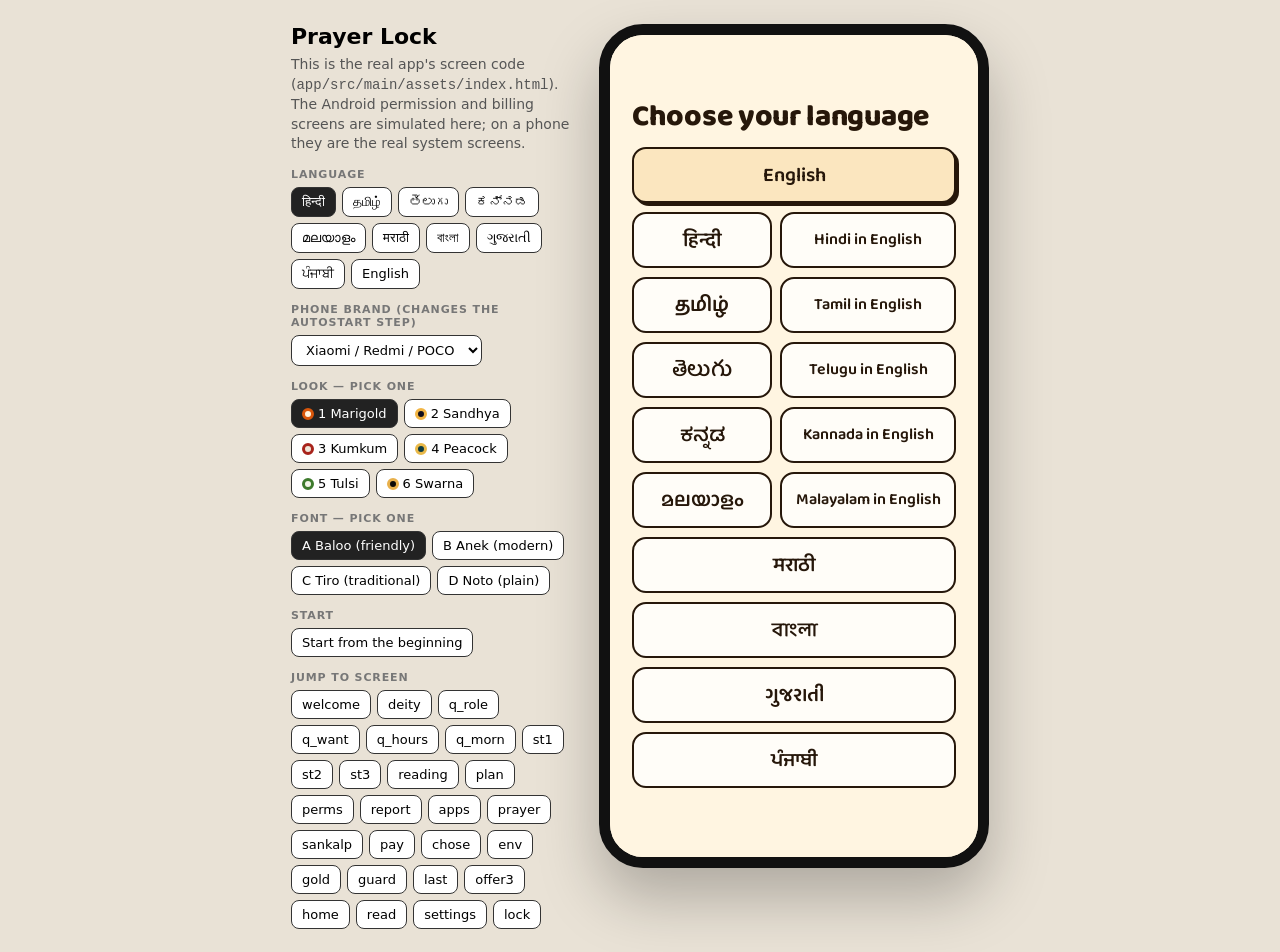
<file: preview.html>
<!doctype html>
<html lang="en">
<head>
<meta charset="utf-8">
<meta name="viewport" content="width=device-width,initial-scale=1">
<title>Prayer Lock — preview</title>
<style>
*{box-sizing:border-box;margin:0;padding:0}
body{font-family:system-ui,sans-serif;background:#e9e2d6;display:flex;gap:28px;justify-content:center;align-items:flex-start;padding:24px;min-height:100vh}
.ctl{width:280px;font-size:14px;position:sticky;top:24px}
h1{font-size:22px}
p{color:#555;line-height:1.4;margin:6px 0 12px}
.g{margin:14px 0 6px;font-weight:700;font-size:11px;letter-spacing:.08em;text-transform:uppercase;color:#777}
.row{display:flex;flex-wrap:wrap;gap:6px}
button,select{font:inherit;font-size:13px;padding:6px 10px;border:1.5px solid #333;background:#fff;border-radius:8px;cursor:pointer}
button.on{background:#222;color:#fff}
.phone{width:390px;height:844px;border-radius:44px;border:11px solid #111;overflow:hidden;box-shadow:0 30px 60px rgba(0,0,0,.25);flex:none;background:#000}
iframe{width:100%;height:100%;border:0;display:block}
@media(max-width:760px){body{padding:0;flex-direction:column;gap:0}.ctl{width:auto;position:static;padding:10px}.ctl p,.ctl .jump{display:none}.phone{width:100vw;height:calc(100dvh - 120px);border:0;border-radius:0}}
</style>
</head>
<body>
<div class="ctl">
  <h1>Prayer Lock</h1>
  <p>This is the real app's screen code (<code>app/src/main/assets/index.html</code>). The Android permission and billing screens are simulated here; on a phone they are the real system screens.</p>
  <div class="g">Language</div><div class="row" id="langs"></div>
  <div class="g">Phone brand (changes the autostart step)</div>
  <select id="brand"><option value="xiaomi">Xiaomi / Redmi / POCO</option><option value="vivo">Vivo / iQOO</option><option value="oppo">Oppo</option><option value="realme">Realme</option><option value="samsung">Samsung</option><option value="google">Pixel</option></select>
  <div class="g">Look — pick one</div><div class="row" id="themes"></div>
  <div class="g">Font — pick one</div><div class="row" id="fonts"></div>
  <div class="g">Start</div><div class="row"><button id="restart">Start from the beginning</button></div>
  <div class="jump"><div class="g">Jump to screen</div><div class="row" id="jump"></div></div>
</div>
<div class="phone"><iframe id="f"></iframe></div>
<script>
const APP='app/index.html';
const LG=[['hi','हिन्दी'],['ta','தமிழ்'],['te','తెలుగు'],['kn','ಕನ್ನಡ'],['ml','മലയാളം'],['mr','मराठी'],['bn','বাংলা'],['gu','ગુજરાતી'],['pa','ਪੰਜਾਬੀ'],['en','English']];
const SC=['welcome','deity','q_role','q_want','q_hours','q_morn','st1','st2','st3','reading','plan','perms','report','apps','prayer','sankalp','pay','chose','env','gold','guard','last','offer3','home','read','settings','lock'];
const TH=[['marigold','1 Marigold','#FFF5E1','#D9560B'],['sandhya','2 Sandhya','#110E1B','#F2B544'],['kumkum','3 Kumkum','#EFE7DA','#A8231B'],['peacock','4 Peacock','#0D3B42','#E9B949'],['tulsi','5 Tulsi','#F2F5E8','#3D7A2C'],['swarna','6 Swarna','#0B0907','#E8B04B']];
const FO=[['baloo','A Baloo (friendly)'],['anek','B Anek (modern)'],['tiro','C Tiro (traditional)'],['noto','D Noto (plain)']];
let st={lang:'hi',brand:'xiaomi',theme:'marigold',font:'baloo',s:''};
function load(){const p=new URLSearchParams({lang:st.lang,brand:st.brand,theme:st.theme,font:st.font});if(st.s)p.set('s',st.s);else p.set('reset','1');
 document.getElementById('f').src=APP+'?'+p;draw()}
function draw(){
 langs.innerHTML=LG.map(([k,n])=>`<button class="${st.lang===k?'on':''}" onclick="st.lang='${k}';st.s=st.s||'deity';load()">${n}</button>`).join('');
 jump.innerHTML=SC.map(s=>`<button class="${st.s===s?'on':''}" onclick="st.s='${s}';load()">${s}</button>`).join('');
 themes.innerHTML=TH.map(([k,n,bg,ac])=>`<button class="${st.theme===k?'on':''}" onclick="st.theme='${k}';st.s=st.s||'pay';load()"><span style="display:inline-block;width:12px;height:12px;border-radius:50%;background:${bg};border:3px solid ${ac};vertical-align:-2px;margin-right:4px"></span>${n}</button>`).join('');
 fonts.innerHTML=FO.map(([k,n])=>`<button class="${st.font===k?'on':''}" onclick="st.font='${k}';st.s=st.s||'pay';load()">${n}</button>`).join('')}
brand.onchange=()=>{st.brand=brand.value;st.s='perms';load()};

restart.onclick=()=>{st.s='';load()};
load();
</script>
</body>
</html>
</file>
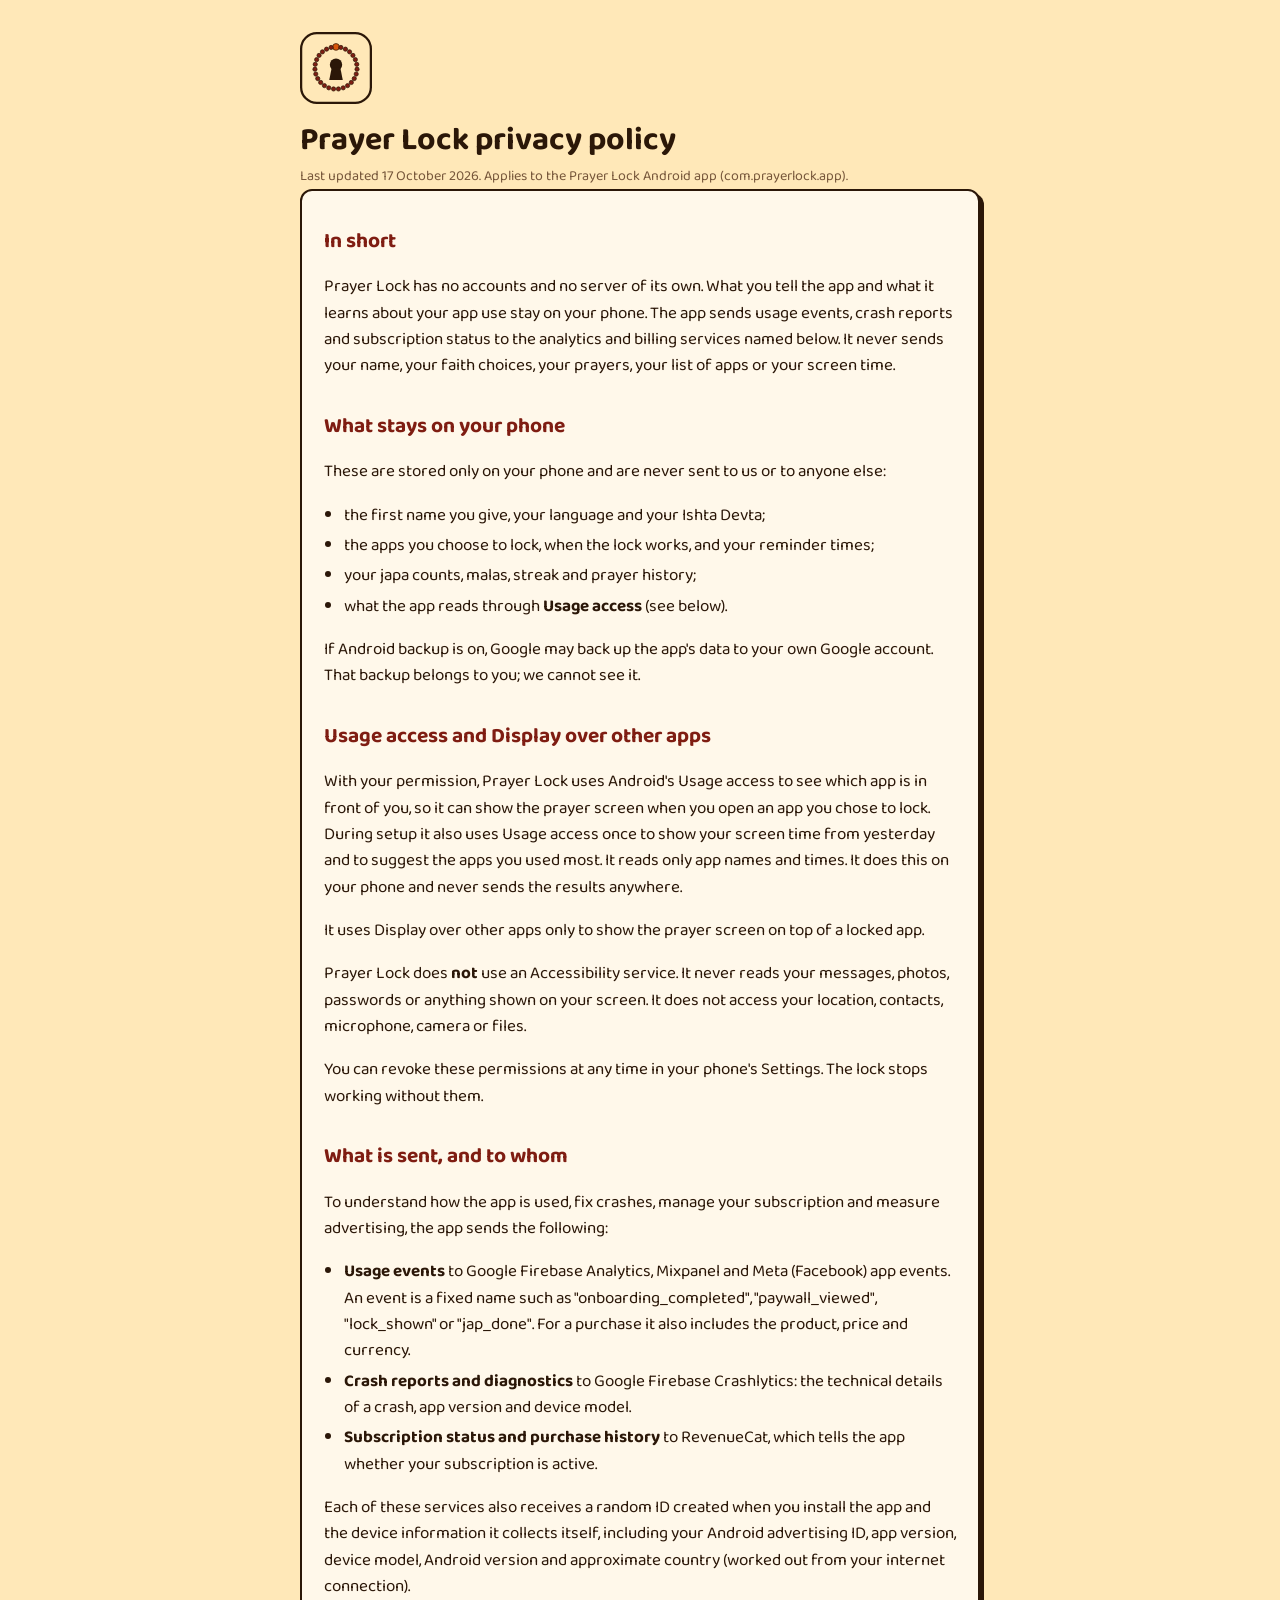
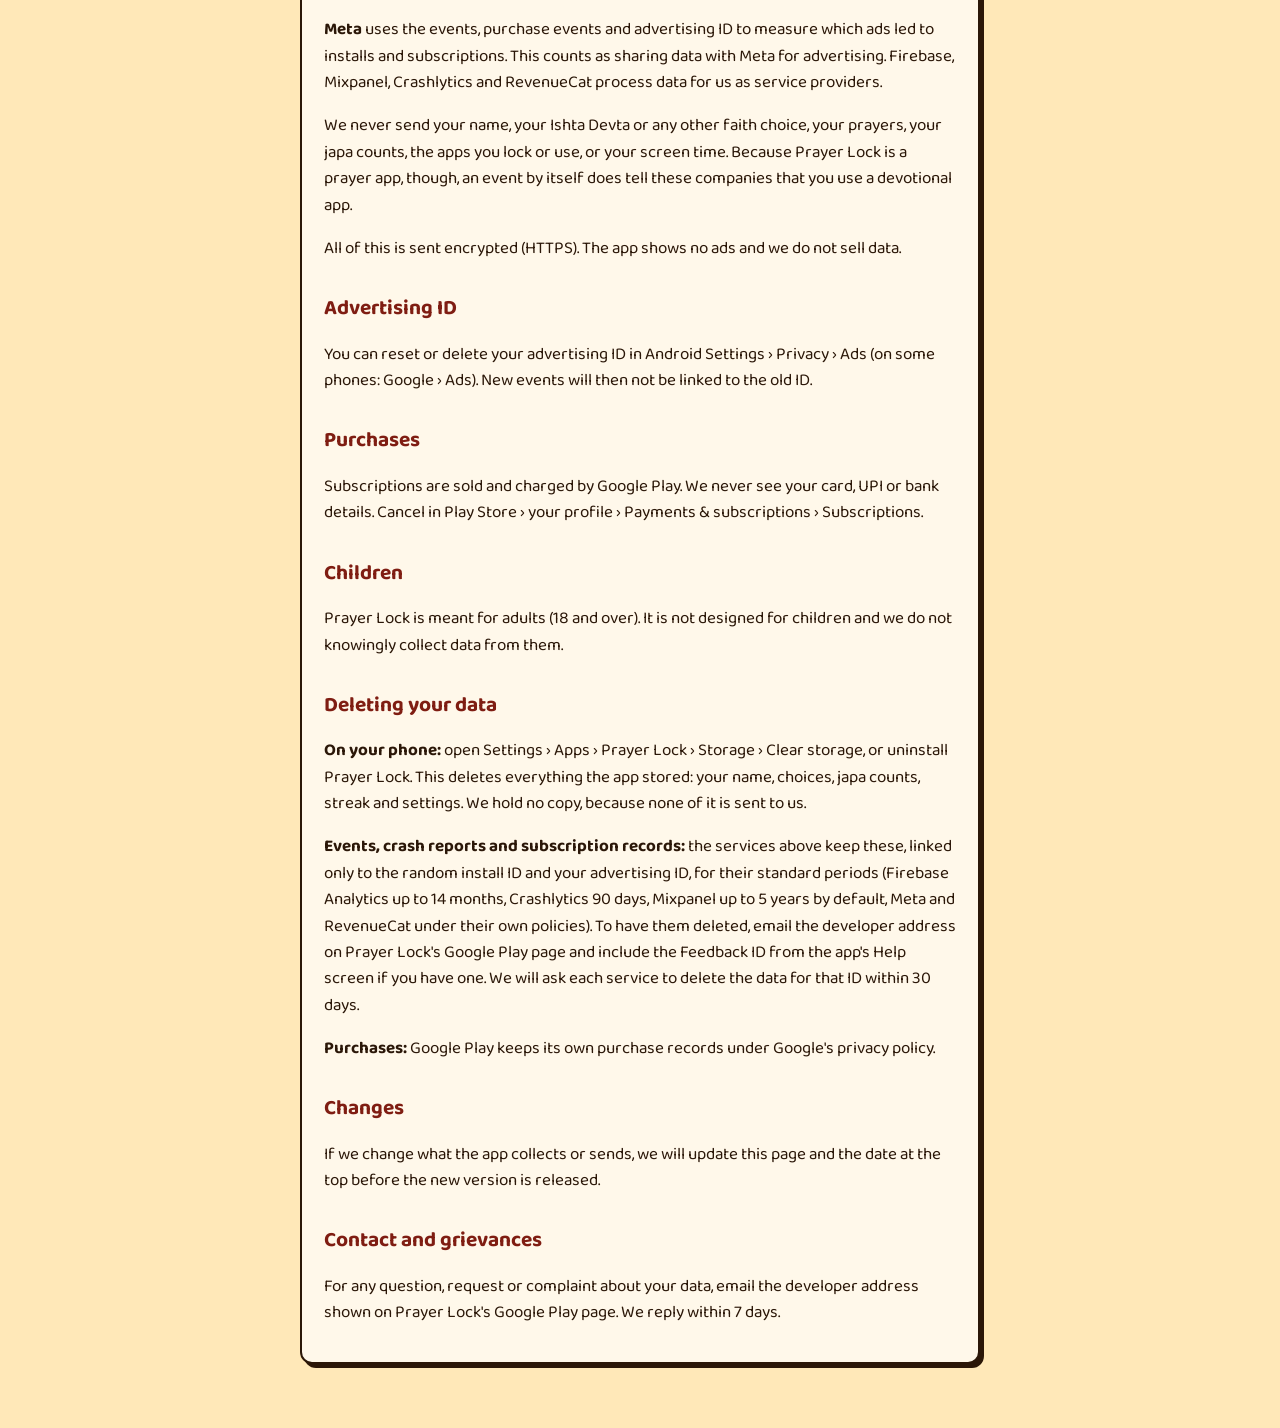
<file: privacy.html>
<!doctype html>
<html lang="en"><head><meta charset="utf-8"><meta name="viewport" content="width=device-width,initial-scale=1">
<title>Prayer Lock privacy policy</title>
<link rel="icon" href="icon.svg" type="image/svg+xml">
<link rel="stylesheet" href="https://fonts.googleapis.com/css2?family=Baloo+2:wght@500;700;800&display=swap">
<style>
body{margin:0;background:#FFE8B8;color:#2B1708;font:17px/1.55 "Baloo 2",system-ui,-apple-system,"Segoe UI",sans-serif}
main{max-width:680px;margin:0 auto;padding:32px 20px 64px}
h1{font-size:32px;line-height:1.1;margin:10px 0 4px}h2{font-size:21px;margin:30px 0 6px;color:#7F1D12}
.card{background:#FFF8EA;border:2.5px solid #2B1708;border-radius:12px;padding:4px 22px 18px;box-shadow:4px 4px 0 #2B1708}
small{color:#76563A}a{color:#2B1708}ul{padding-left:20px}li{margin:4px 0}
</style></head><body><main>
<a href="index.html"><img src="icon.svg" width="72" height="72" alt="Prayer Lock"></a>
<h1>Prayer Lock privacy policy</h1><small>Last updated 17 October 2026. Applies to the Prayer Lock Android app (com.prayerlock.app).</small>
<div class="card">

<h2>In short</h2>
<p>Prayer Lock has no accounts and no server of its own. What you tell the app and what it learns about your app use stay on your phone. The app sends usage events, crash reports and subscription status to the analytics and billing services named below. It never sends your name, your faith choices, your prayers, your list of apps or your screen time.</p>

<h2>What stays on your phone</h2>
<p>These are stored only on your phone and are never sent to us or to anyone else:</p>
<ul>
<li>the first name you give, your language and your Ishta Devta;</li>
<li>the apps you choose to lock, when the lock works, and your reminder times;</li>
<li>your japa counts, malas, streak and prayer history;</li>
<li>what the app reads through <b>Usage access</b> (see below).</li>
</ul>
<p>If Android backup is on, Google may back up the app's data to your own Google account. That backup belongs to you; we cannot see it.</p>

<h2>Usage access and Display over other apps</h2>
<p>With your permission, Prayer Lock uses Android's Usage access to see which app is in front of you, so it can show the prayer screen when you open an app you chose to lock. During setup it also uses Usage access once to show your screen time from yesterday and to suggest the apps you used most. It reads only app names and times. It does this on your phone and never sends the results anywhere.</p>
<p>It uses Display over other apps only to show the prayer screen on top of a locked app.</p>
<p>Prayer Lock does <b>not</b> use an Accessibility service. It never reads your messages, photos, passwords or anything shown on your screen. It does not access your location, contacts, microphone, camera or files.</p>
<p>You can revoke these permissions at any time in your phone's Settings. The lock stops working without them.</p>

<h2>What is sent, and to whom</h2>
<p>To understand how the app is used, fix crashes, manage your subscription and measure advertising, the app sends the following:</p>
<ul>
<li><b>Usage events</b> to Google Firebase Analytics, Mixpanel and Meta (Facebook) app events. An event is a fixed name such as "onboarding_completed", "paywall_viewed", "lock_shown" or "jap_done". For a purchase it also includes the product, price and currency.</li>
<li><b>Crash reports and diagnostics</b> to Google Firebase Crashlytics: the technical details of a crash, app version and device model.</li>
<li><b>Subscription status and purchase history</b> to RevenueCat, which tells the app whether your subscription is active.</li>
</ul>
<p>Each of these services also receives a random ID created when you install the app and the device information it collects itself, including your Android advertising ID, app version, device model, Android version and approximate country (worked out from your internet connection).</p>
<p><b>Meta</b> uses the events, purchase events and advertising ID to measure which ads led to installs and subscriptions. This counts as sharing data with Meta for advertising. Firebase, Mixpanel, Crashlytics and RevenueCat process data for us as service providers.</p>
<p>We never send your name, your Ishta Devta or any other faith choice, your prayers, your japa counts, the apps you lock or use, or your screen time. Because Prayer Lock is a prayer app, though, an event by itself does tell these companies that you use a devotional app.</p>
<p>All of this is sent encrypted (HTTPS). The app shows no ads and we do not sell data.</p>

<h2>Advertising ID</h2>
<p>You can reset or delete your advertising ID in Android Settings › Privacy › Ads (on some phones: Google › Ads). New events will then not be linked to the old ID.</p>

<h2>Purchases</h2>
<p>Subscriptions are sold and charged by Google Play. We never see your card, UPI or bank details. Cancel in Play Store › your profile › Payments &amp; subscriptions › Subscriptions.</p>

<h2>Children</h2>
<p>Prayer Lock is meant for adults (18 and over). It is not designed for children and we do not knowingly collect data from them.</p>

<h2 id="delete">Deleting your data</h2>
<p><b>On your phone:</b> open Settings › Apps › Prayer Lock › Storage › Clear storage, or uninstall Prayer Lock. This deletes everything the app stored: your name, choices, japa counts, streak and settings. We hold no copy, because none of it is sent to us.</p>
<p><b>Events, crash reports and subscription records:</b> the services above keep these, linked only to the random install ID and your advertising ID, for their standard periods (Firebase Analytics up to 14 months, Crashlytics 90 days, Mixpanel up to 5 years by default, Meta and RevenueCat under their own policies). To have them deleted, email the developer address on Prayer Lock's Google Play page and include the Feedback ID from the app's Help screen if you have one. We will ask each service to delete the data for that ID within 30 days.</p>
<p><b>Purchases:</b> Google Play keeps its own purchase records under Google's privacy policy.</p>

<h2>Changes</h2>
<p>If we change what the app collects or sends, we will update this page and the date at the top before the new version is released.</p>

<h2 id="contact">Contact and grievances</h2>
<p>For any question, request or complaint about your data, email the developer address shown on Prayer Lock's Google Play page. We reply within 7 days.</p>
</div></main></body></html>
</file>
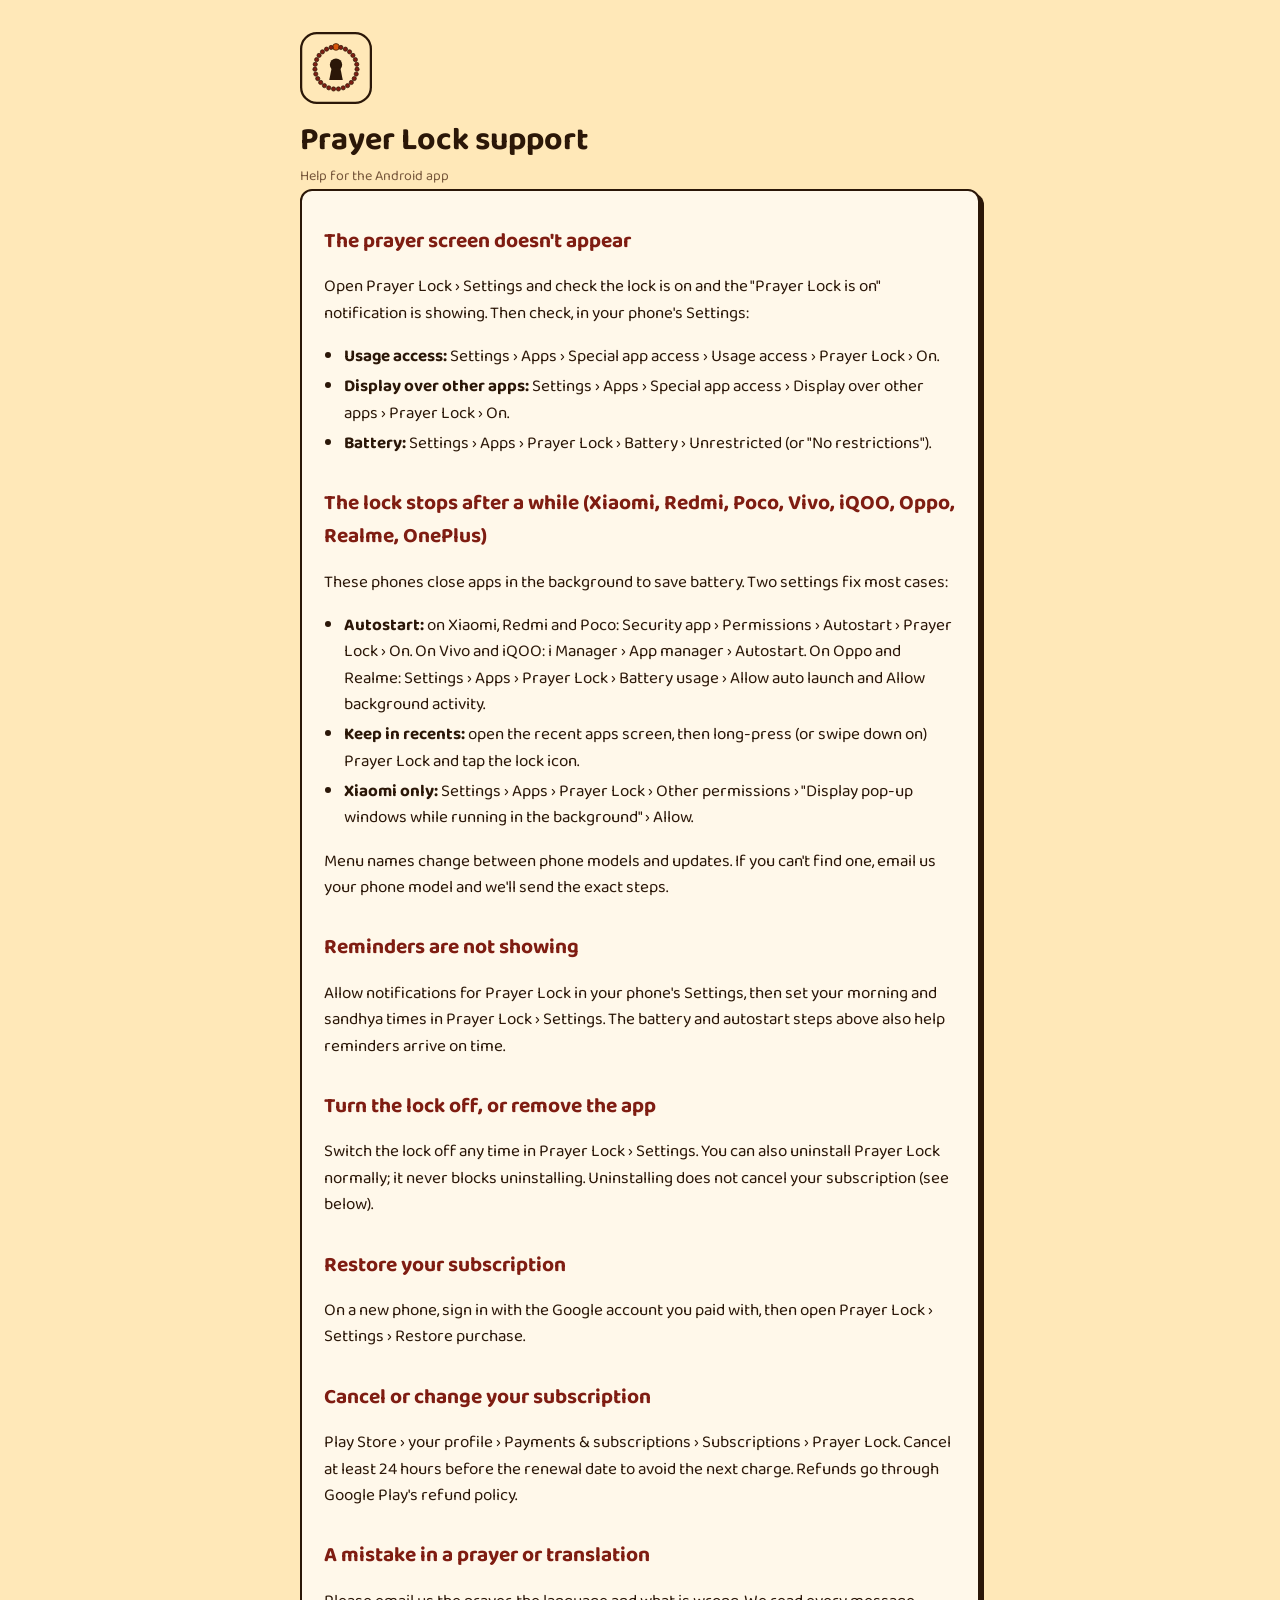
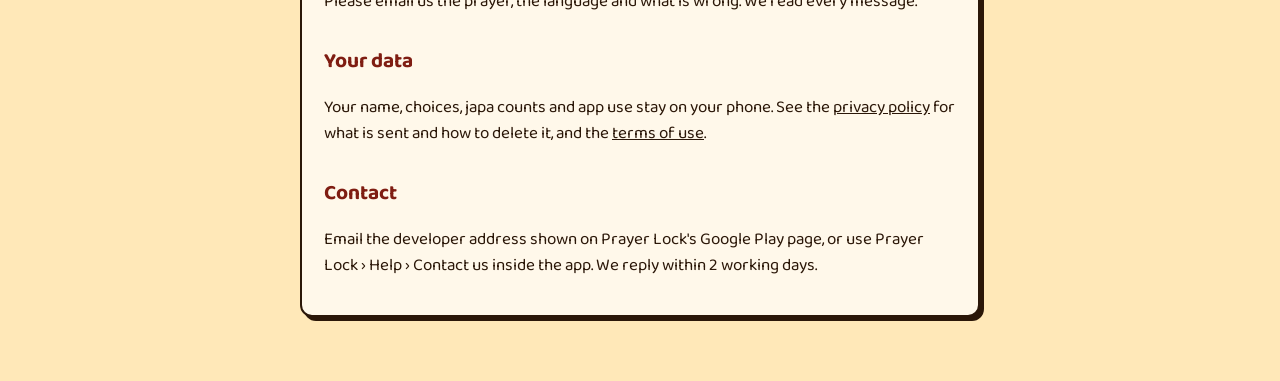
<file: support.html>
<!doctype html>
<html lang="en"><head><meta charset="utf-8"><meta name="viewport" content="width=device-width,initial-scale=1">
<title>Prayer Lock support</title>
<link rel="icon" href="icon.svg" type="image/svg+xml">
<link rel="stylesheet" href="https://fonts.googleapis.com/css2?family=Baloo+2:wght@500;700;800&display=swap">
<style>
body{margin:0;background:#FFE8B8;color:#2B1708;font:17px/1.55 "Baloo 2",system-ui,-apple-system,"Segoe UI",sans-serif}
main{max-width:680px;margin:0 auto;padding:32px 20px 64px}
h1{font-size:32px;line-height:1.1;margin:10px 0 4px}h2{font-size:21px;margin:30px 0 6px;color:#7F1D12}
.card{background:#FFF8EA;border:2.5px solid #2B1708;border-radius:12px;padding:4px 22px 18px;box-shadow:4px 4px 0 #2B1708}
small{color:#76563A}a{color:#2B1708}ul{padding-left:20px}li{margin:4px 0}
</style></head><body><main>
<a href="index.html"><img src="icon.svg" width="72" height="72" alt="Prayer Lock"></a>
<h1>Prayer Lock support</h1><small>Help for the Android app</small>
<div class="card">

<h2>The prayer screen doesn't appear</h2>
<p>Open Prayer Lock › Settings and check the lock is on and the "Prayer Lock is on" notification is showing. Then check, in your phone's Settings:</p>
<ul>
<li><b>Usage access:</b> Settings › Apps › Special app access › Usage access › Prayer Lock › On.</li>
<li><b>Display over other apps:</b> Settings › Apps › Special app access › Display over other apps › Prayer Lock › On.</li>
<li><b>Battery:</b> Settings › Apps › Prayer Lock › Battery › Unrestricted (or "No restrictions").</li>
</ul>

<h2>The lock stops after a while (Xiaomi, Redmi, Poco, Vivo, iQOO, Oppo, Realme, OnePlus)</h2>
<p>These phones close apps in the background to save battery. Two settings fix most cases:</p>
<ul>
<li><b>Autostart:</b> on Xiaomi, Redmi and Poco: Security app › Permissions › Autostart › Prayer Lock › On. On Vivo and iQOO: i Manager › App manager › Autostart. On Oppo and Realme: Settings › Apps › Prayer Lock › Battery usage › Allow auto launch and Allow background activity.</li>
<li><b>Keep in recents:</b> open the recent apps screen, then long-press (or swipe down on) Prayer Lock and tap the lock icon.</li>
<li><b>Xiaomi only:</b> Settings › Apps › Prayer Lock › Other permissions › "Display pop-up windows while running in the background" › Allow.</li>
</ul>
<p>Menu names change between phone models and updates. If you can't find one, email us your phone model and we'll send the exact steps.</p>

<h2>Reminders are not showing</h2>
<p>Allow notifications for Prayer Lock in your phone's Settings, then set your morning and sandhya times in Prayer Lock › Settings. The battery and autostart steps above also help reminders arrive on time.</p>

<h2>Turn the lock off, or remove the app</h2>
<p>Switch the lock off any time in Prayer Lock › Settings. You can also uninstall Prayer Lock normally; it never blocks uninstalling. Uninstalling does not cancel your subscription (see below).</p>

<h2>Restore your subscription</h2>
<p>On a new phone, sign in with the Google account you paid with, then open Prayer Lock › Settings › Restore purchase.</p>

<h2>Cancel or change your subscription</h2>
<p>Play Store › your profile › Payments &amp; subscriptions › Subscriptions › Prayer Lock. Cancel at least 24 hours before the renewal date to avoid the next charge. Refunds go through Google Play's refund policy.</p>

<h2>A mistake in a prayer or translation</h2>
<p>Please email us the prayer, the language and what is wrong. We read every message.</p>

<h2>Your data</h2>
<p>Your name, choices, japa counts and app use stay on your phone. See the <a href="privacy.html">privacy policy</a> for what is sent and how to delete it, and the <a href="terms.html">terms of use</a>.</p>

<h2 id="contact">Contact</h2>
<p>Email the developer address shown on Prayer Lock's Google Play page, or use Prayer Lock › Help › Contact us inside the app. We reply within 2 working days.</p>
</div></main></body></html>
</file>
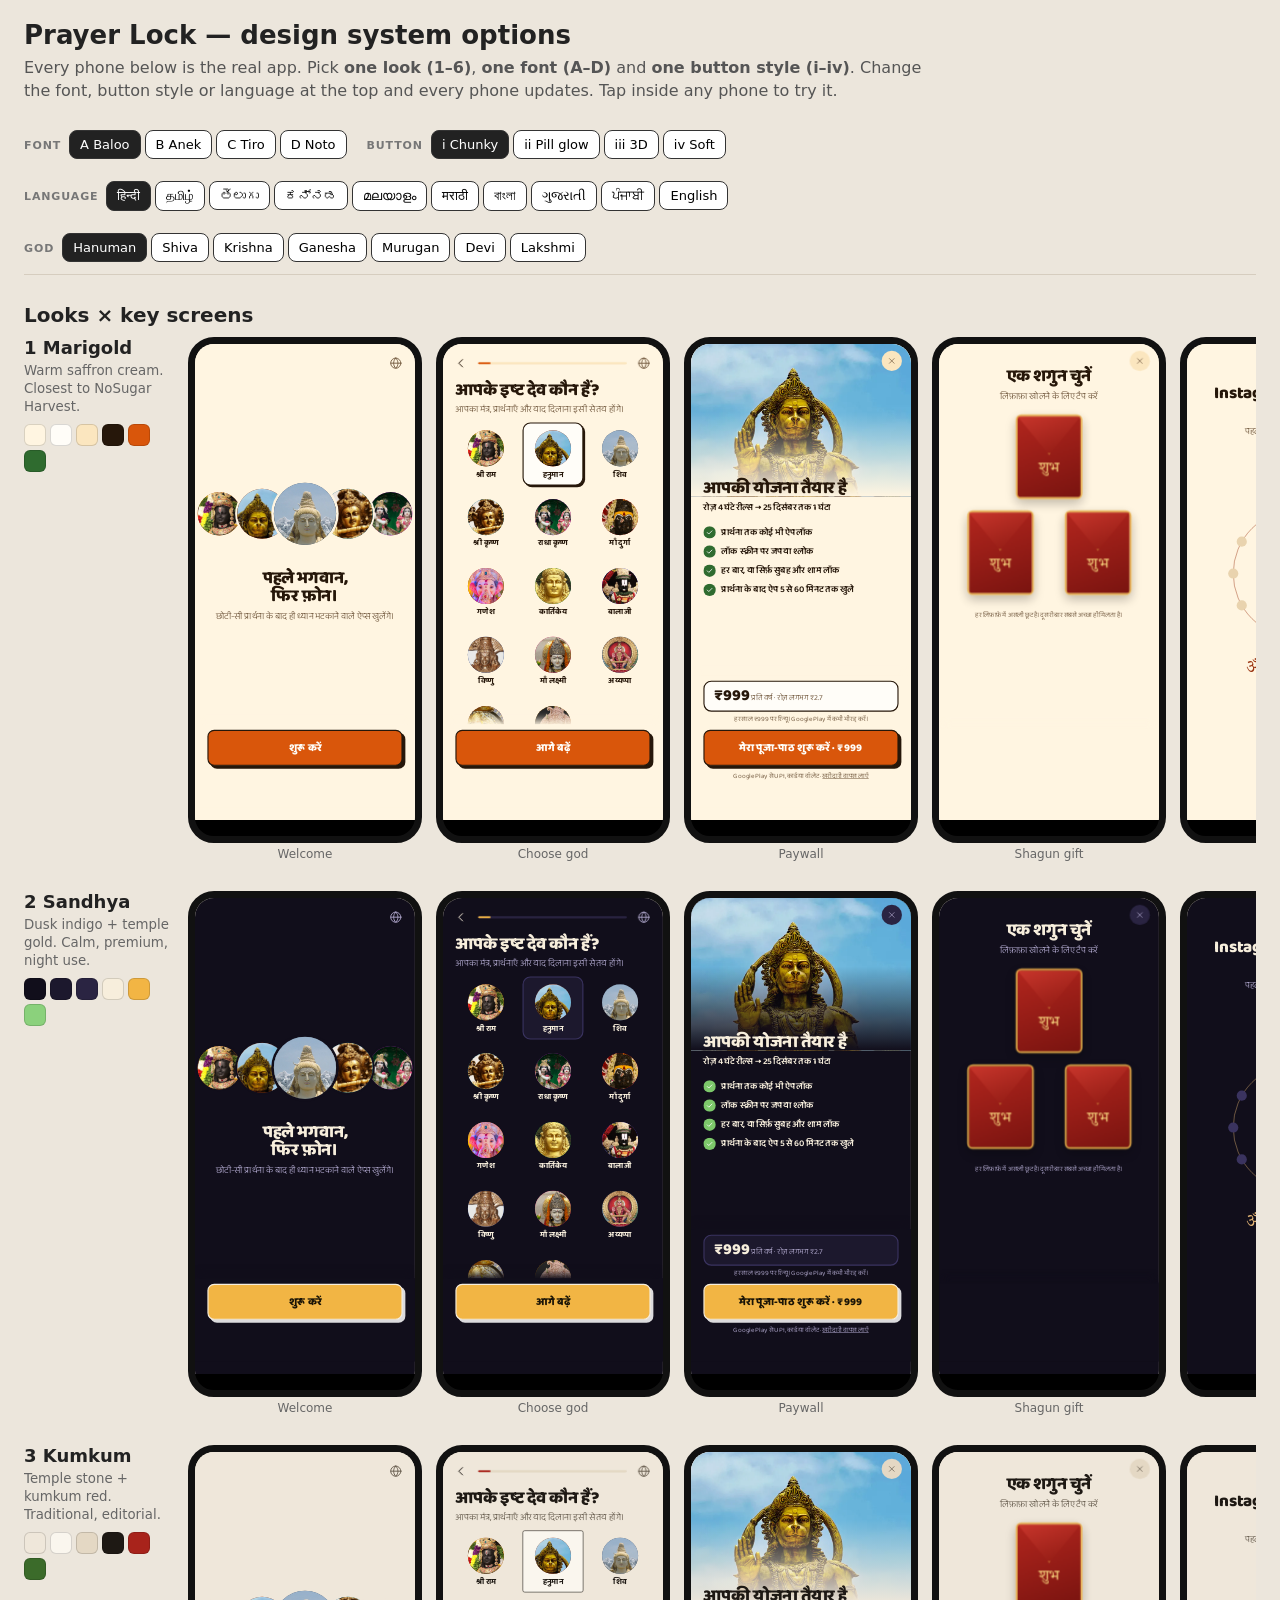
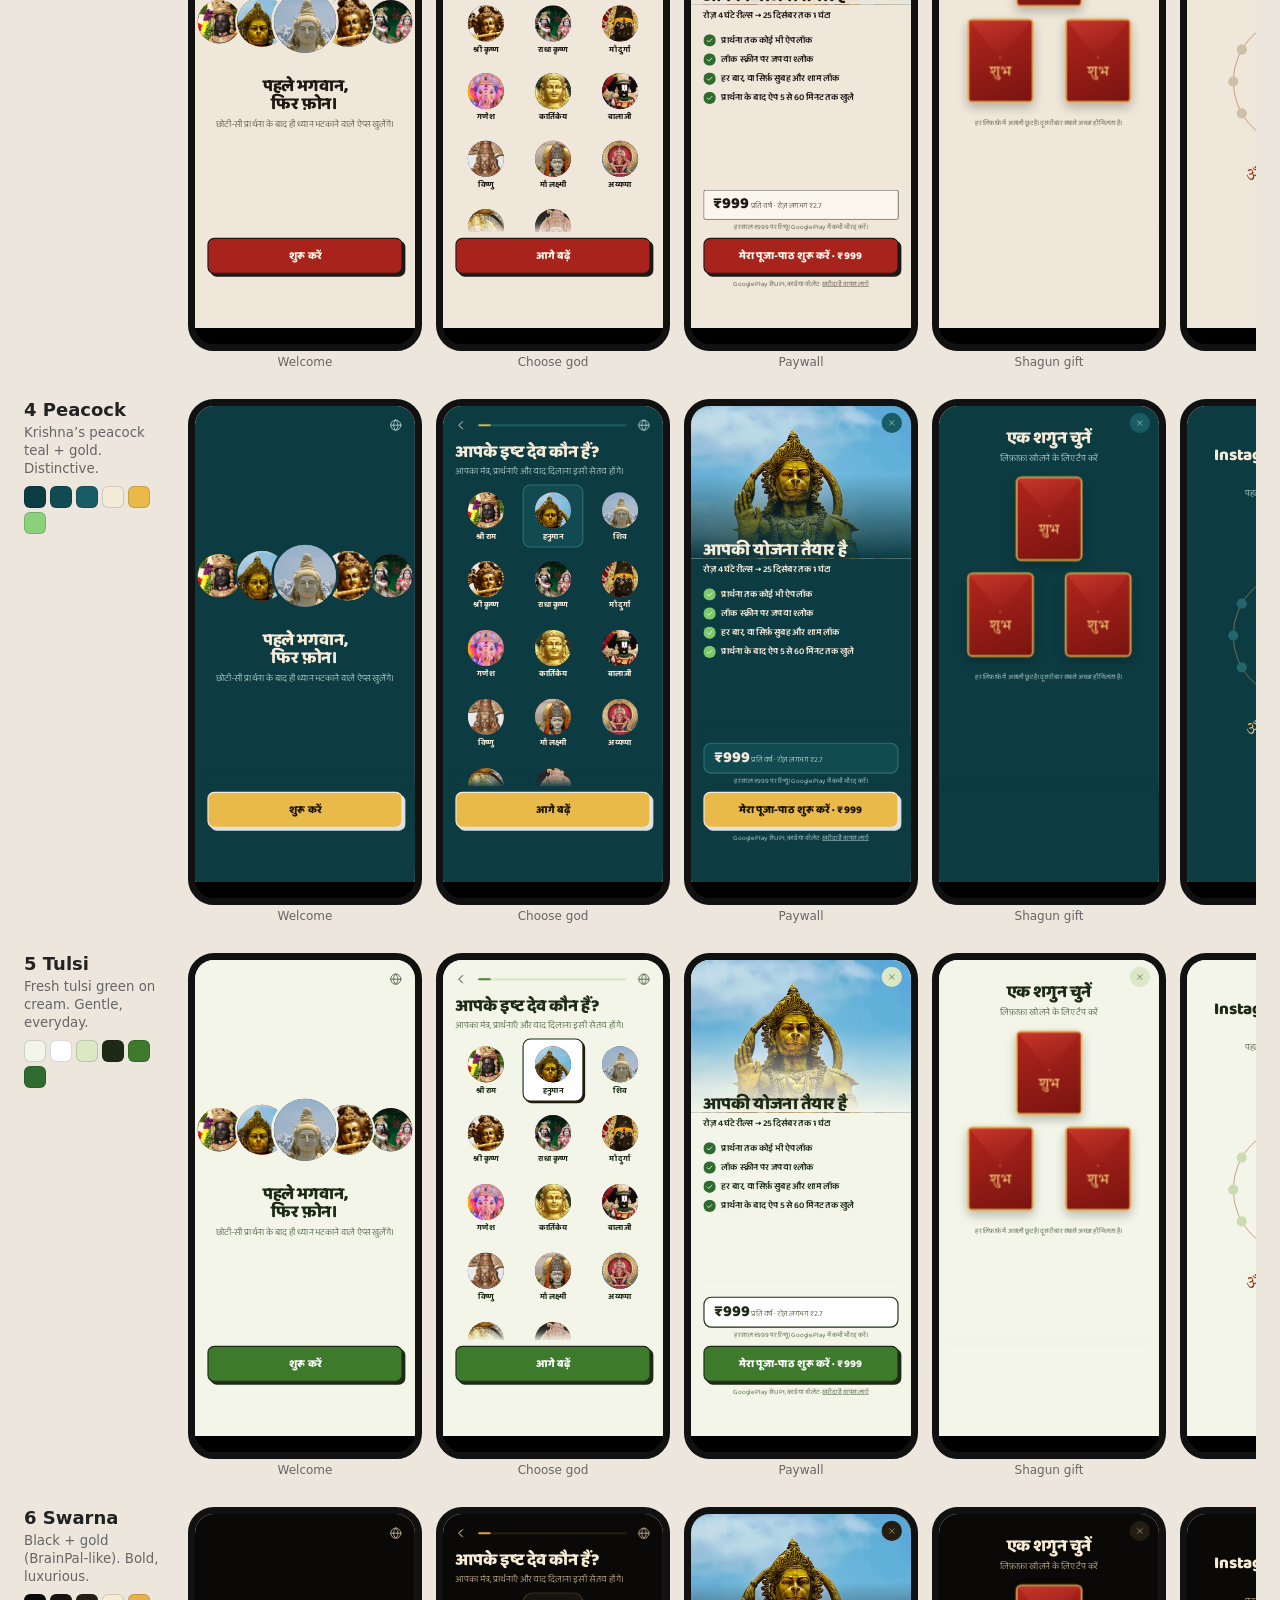
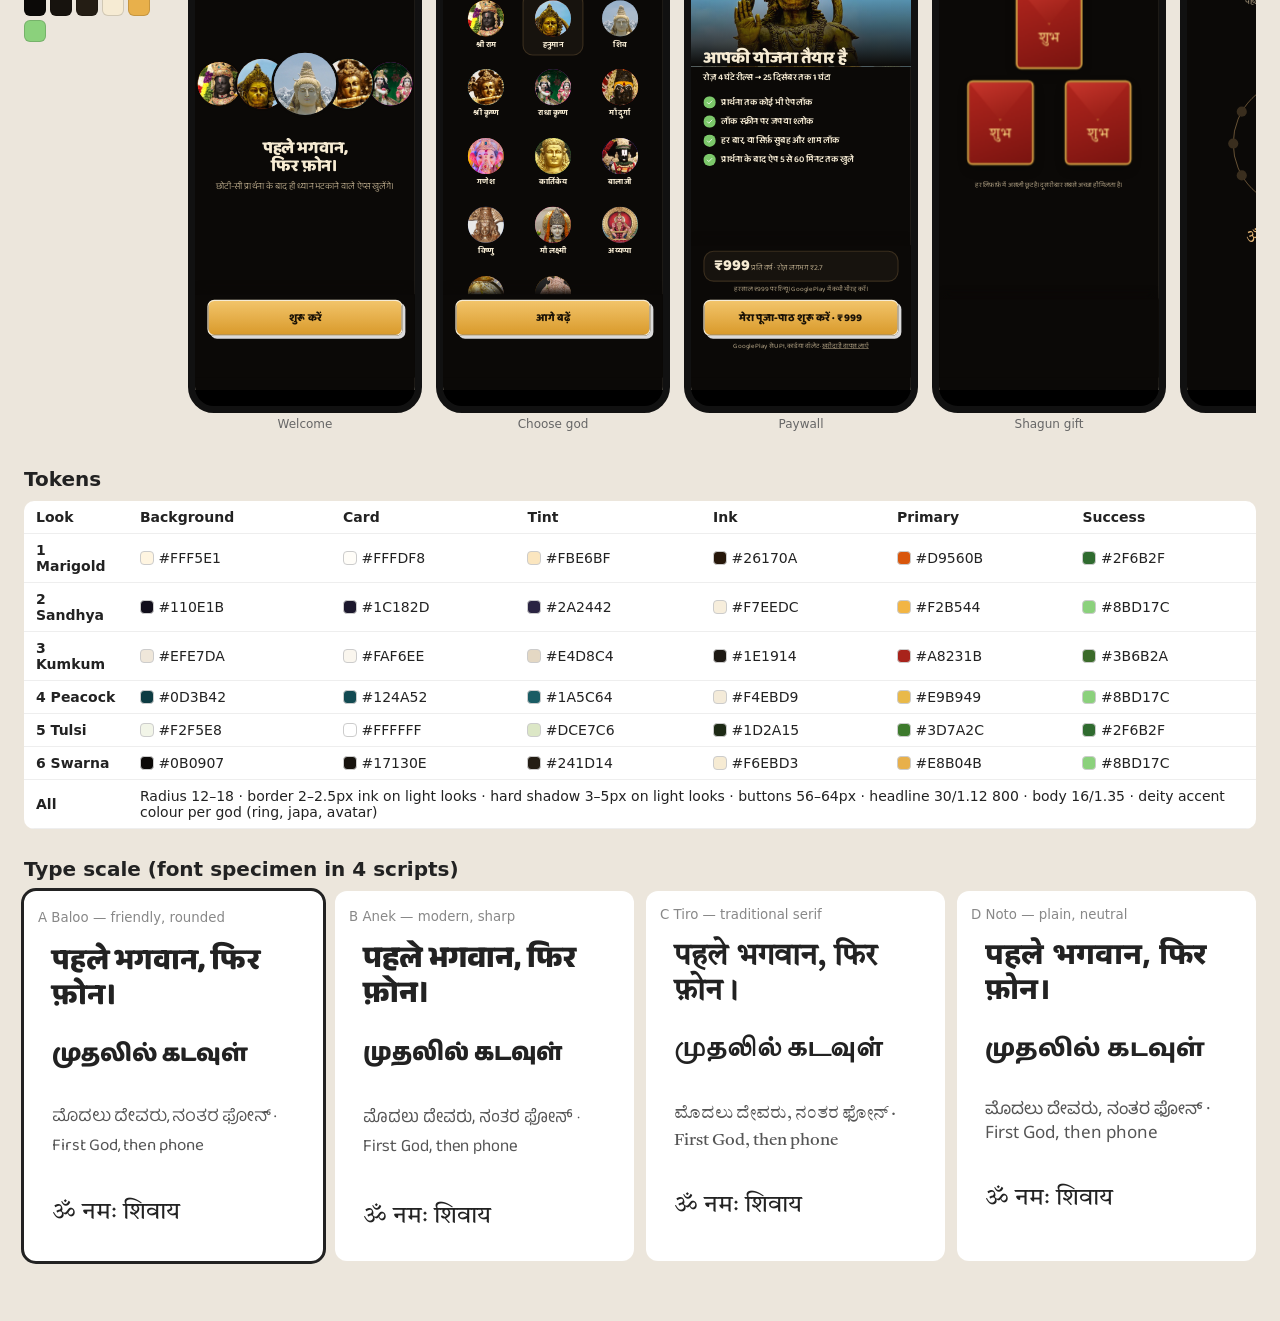
<file: system.html>
<!doctype html>
<html lang="en">
<head>
<meta charset="utf-8">
<meta name="viewport" content="width=device-width,initial-scale=1">
<title>Prayer Lock — design system options</title>
<style>
*{box-sizing:border-box;margin:0;padding:0}
body{font-family:system-ui,sans-serif;background:#ece6dc;color:#222;padding:20px 24px 60px}
h1{font-size:26px}h2{font-size:20px;margin:28px 0 10px}
p.k{color:#555;margin:6px 0 16px;max-width:900px;line-height:1.45}
.bar{position:sticky;top:0;z-index:5;background:#ece6dc;padding:10px 0;display:flex;flex-wrap:wrap;gap:18px;align-items:center;border-bottom:1px solid #d6cdbf}
.bar b{font-size:11px;letter-spacing:.08em;text-transform:uppercase;color:#777;margin-right:6px}
.bar button{font:inherit;font-size:13px;padding:6px 10px;border:1.5px solid #333;background:#fff;border-radius:8px;cursor:pointer;margin:2px}
.bar button.on{background:#222;color:#fff}
.row{display:flex;gap:14px;align-items:flex-start;margin:6px 0 22px;overflow-x:auto;padding-bottom:8px}
.lab{width:150px;flex:none}
.lab h3{font-size:18px}.lab small{color:#666;display:block;margin:4px 0 8px;line-height:1.35}
.sw{display:flex;gap:4px;flex-wrap:wrap}.sw i{width:22px;height:22px;border-radius:6px;border:1px solid rgba(0,0,0,.15)}
.ph{width:234px;height:506px;flex:none;border-radius:26px;border:7px solid #111;overflow:hidden;background:#000;position:relative}
.ph iframe{width:390px;height:844px;border:0;transform:scale(.564);transform-origin:0 0}
.cap{font-size:12px;color:#666;text-align:center;margin-top:4px}
table{border-collapse:collapse;background:#fff;border-radius:10px;overflow:hidden}
td,th{padding:8px 12px;border-bottom:1px solid #eee;text-align:left;font-size:14px}
.spec{display:grid;grid-template-columns:repeat(4,1fr);gap:12px}
.spec div{background:#fff;border-radius:12px;padding:14px}
.spec .s1{font-size:30px;font-weight:800;line-height:1.15}
.spec .s2{font-size:17px;color:#555;margin-top:6px}
.spec .s3{font-family:'Tiro Devanagari Hindi','Tiro Tamil','Tiro Kannada',serif;font-size:24px;margin-top:10px}
</style>
<link rel="stylesheet" href="app/fonts/fonts.css">
</head>
<body>
<h1>Prayer Lock — design system options</h1>
<p class="k">Every phone below is the real app. Pick <b>one look (1–6)</b>, <b>one font (A–D)</b> and <b>one button style (i–iv)</b>. Change the font, button style or language at the top and every phone updates. Tap inside any phone to try it.</p>
<div class="bar">
  <span><b>Font</b><span id="fonts"></span></span>
  <span><b>Button</b><span id="btns"></span></span>
  <span><b>Language</b><span id="langs"></span></span>
  <span><b>God</b><span id="gods"></span></span>
</div>

<h2>Looks × key screens</h2>
<div id="grid"></div>

<h2>Tokens</h2>
<table id="tok"></table>

<h2>Type scale (font specimen in 4 scripts)</h2>
<div class="spec" id="spec"></div>

<script>
const APP='app/index.html';
const TH=[['marigold','1 Marigold','Warm saffron cream. Closest to NoSugar Harvest.',['#FFF5E1','#FFFDF8','#FBE6BF','#26170A','#D9560B','#2F6B2F']],
 ['sandhya','2 Sandhya','Dusk indigo + temple gold. Calm, premium, night use.',['#110E1B','#1C182D','#2A2442','#F7EEDC','#F2B544','#8BD17C']],
 ['kumkum','3 Kumkum','Temple stone + kumkum red. Traditional, editorial.',['#EFE7DA','#FAF6EE','#E4D8C4','#1E1914','#A8231B','#3B6B2A']],
 ['peacock','4 Peacock','Krishna’s peacock teal + gold. Distinctive.',['#0D3B42','#124A52','#1A5C64','#F4EBD9','#E9B949','#8BD17C']],
 ['tulsi','5 Tulsi','Fresh tulsi green on cream. Gentle, everyday.',['#F2F5E8','#FFFFFF','#DCE7C6','#1D2A15','#3D7A2C','#2F6B2F']],
 ['swarna','6 Swarna','Black + gold (BrainPal-like). Bold, luxurious.',['#0B0907','#17130E','#241D14','#F6EBD3','#E8B04B','#8BD17C']]];
const FO=[['baloo','A Baloo','friendly, rounded'],['anek','B Anek','modern, sharp'],['tiro','C Tiro','traditional serif'],['noto','D Noto','plain, neutral']];
const BT=[['chunky','i Chunky','NoSugar: tall, ink border, hard shadow'],['pill','ii Pill glow','rounded, soft glow'],['d3','iii 3D','Duolingo-style pressable'],['soft','iv Soft','flat, minimal']];
const LG=[['hi','हिन्दी'],['ta','தமிழ்'],['te','తెలుగు'],['kn','ಕನ್ನಡ'],['ml','മലയാളം'],['mr','मराठी'],['bn','বাংলা'],['gu','ગુજરાતી'],['pa','ਪੰਜਾਬੀ'],['en','English']];
const GD=[['hanuman','Hanuman'],['shiva','Shiva'],['krishna','Krishna'],['ganesha','Ganesha'],['murugan','Murugan'],['devi','Devi'],['lakshmi','Lakshmi']];
const SC=[['welcome','Welcome'],['deity','Choose god'],['pay','Paywall'],['env','Shagun gift'],['lock','Lock overlay'],['home','Home']];
let st={font:'baloo',btn:'chunky',lang:'hi',god:'hanuman'};
const btns=(arr,key,el)=>document.getElementById(el).innerHTML=arr.map(([k,n,d])=>`<button title="${d||''}" class="${st[key]===k?'on':''}" onclick="st.${key}='${k}';draw()">${n}</button>`).join('');
function draw(){
 btns(FO,'font','fonts');btns(BT,'btn','btns');btns(LG,'lang','langs');btns(GD,'god','gods');
 grid.innerHTML=TH.map(([k,n,d,c])=>`<div class="row"><div class="lab"><h3>${n}</h3><small>${d}</small><div class="sw">${c.map(x=>`<i style="background:${x}"></i>`).join('')}</div></div>
  ${SC.map(([s,l])=>`<div><div class="ph"><iframe loading="lazy" src="${APP}?s=${s}&lang=${st.lang}&god=${st.god}&theme=${k}&font=${st.font}&btn=${st.btn}"></iframe></div><div class="cap">${l}</div></div>`).join('')}</div>`).join('');
 tok.innerHTML='<tr><th>Look</th><th>Background</th><th>Card</th><th>Tint</th><th>Ink</th><th>Primary</th><th>Success</th></tr>'+TH.map(([k,n,d,c])=>`<tr><td><b>${n}</b></td>${c.map(x=>`<td><span style="display:inline-block;width:14px;height:14px;border-radius:4px;background:${x};border:1px solid #ccc;vertical-align:-2px"></span> ${x}</td>`).join('')}</tr>`).join('')+'<tr><td><b>All</b></td><td colspan="6">Radius 12–18 · border 2–2.5px ink on light looks · hard shadow 3–5px on light looks · buttons 56–64px · headline 30/1.12 800 · body 16/1.35 · deity accent colour per god (ring, japa, avatar)</td></tr>';
 const fam={baloo:"'Baloo 2','Baloo Thambi 2','Baloo Tamma 2'",anek:"'Anek Devanagari','Anek Tamil','Anek Kannada','Anek Latin'",tiro:"'Tiro Devanagari Hindi','Tiro Tamil','Tiro Kannada'",noto:"'Noto Sans Devanagari','Noto Sans Tamil','Noto Sans Kannada','Noto Sans'"};
 spec.innerHTML=FO.map(([k,n,d])=>`<div style="font-family:${fam[k]},sans-serif;${st.font===k?'outline:3px solid #222':''}"><small style="font-family:system-ui;color:#888">${n} — ${d}</small><div class="s1">पहले भगवान, फिर फ़ोन।</div><div class="s1" style="font-size:24px">முதலில் கடவுள்</div><div class="s2">ಮೊದಲು ದೇವರು, ನಂತರ ಫೋನ್ · First God, then phone</div><div class="s3">ॐ नमः शिवाय</div></div>`).join('');
}
const gf=document.createElement('link');gf.rel='stylesheet';gf.href='https://fonts.googleapis.com/css2?family=Anek+Devanagari:wght@500;800&family=Anek+Tamil:wght@500;800&family=Anek+Kannada:wght@500;800&family=Anek+Latin:wght@500;800&family=Noto+Sans:wght@500;800&family=Noto+Sans+Devanagari:wght@500;800&family=Noto+Sans+Tamil:wght@500;800&family=Noto+Sans+Kannada:wght@500;800&display=swap';document.head.appendChild(gf);
draw();
</script>
</body>
</html>
</file>
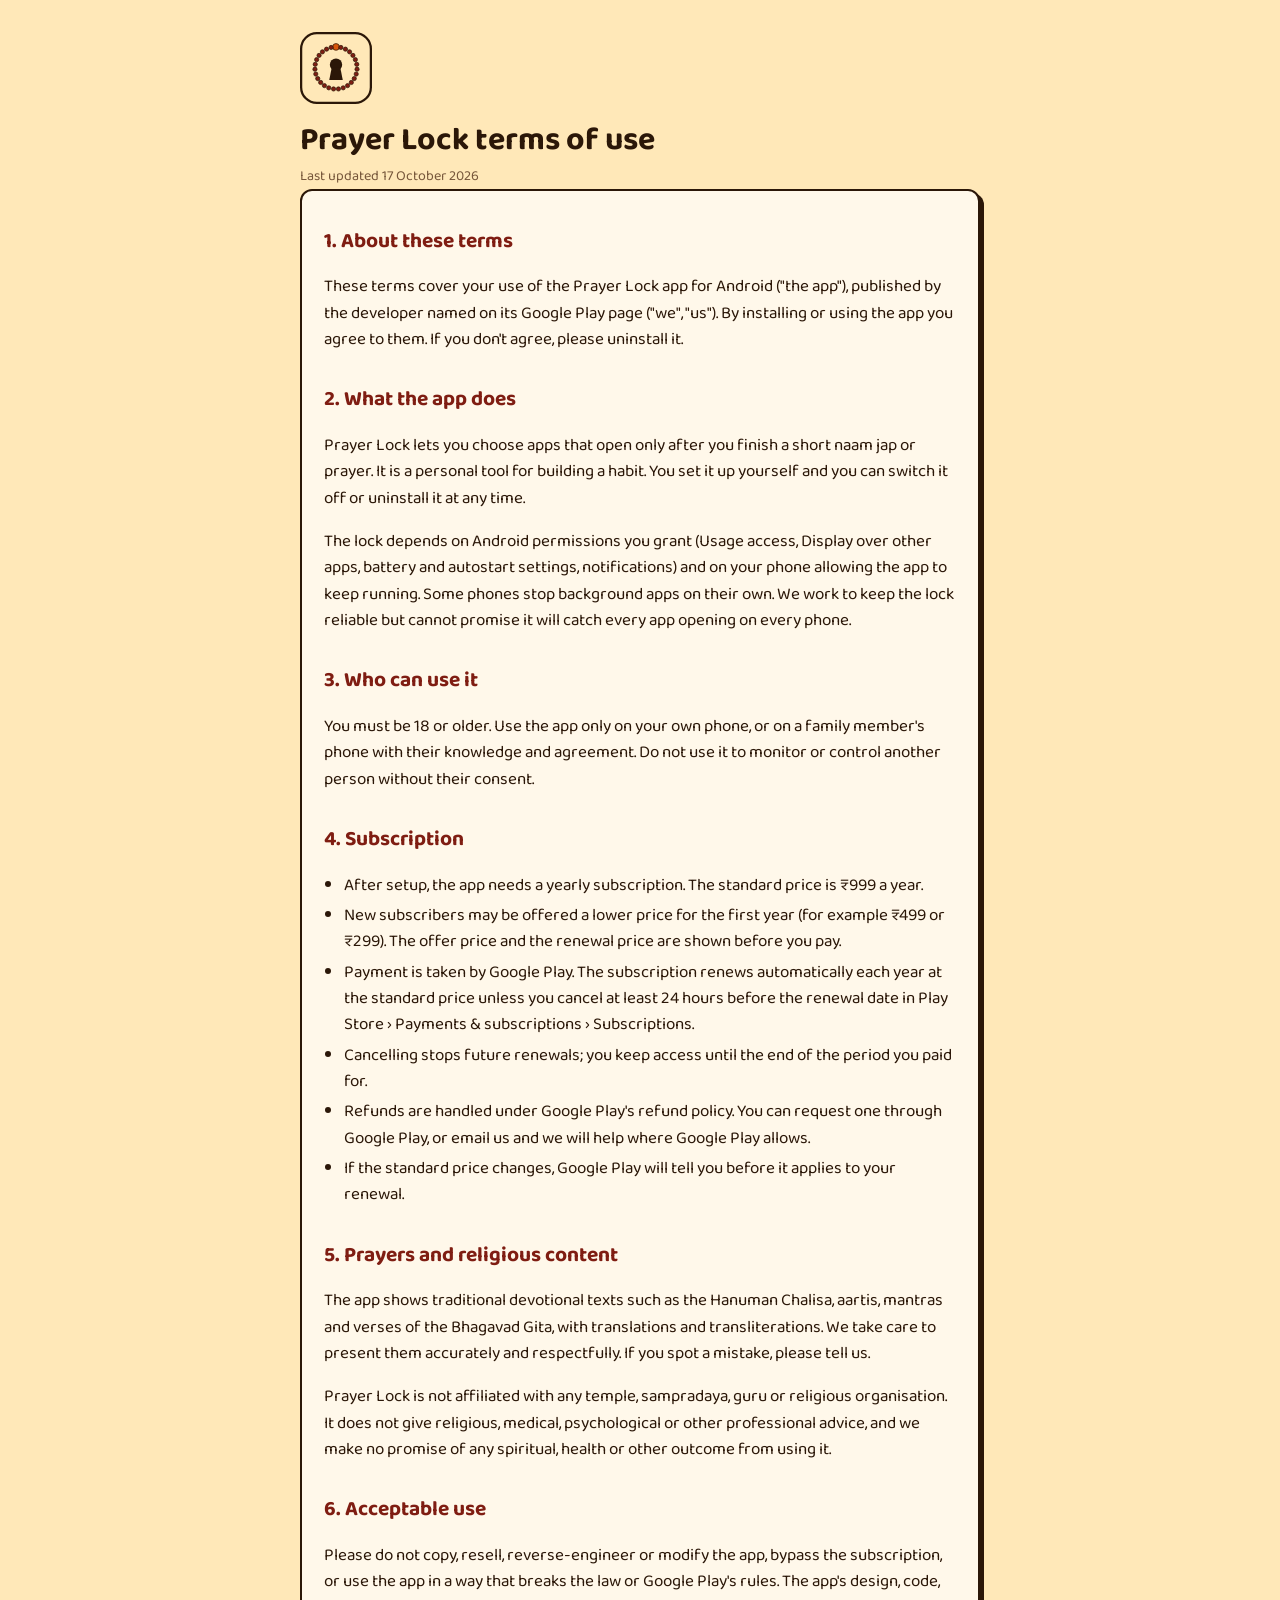
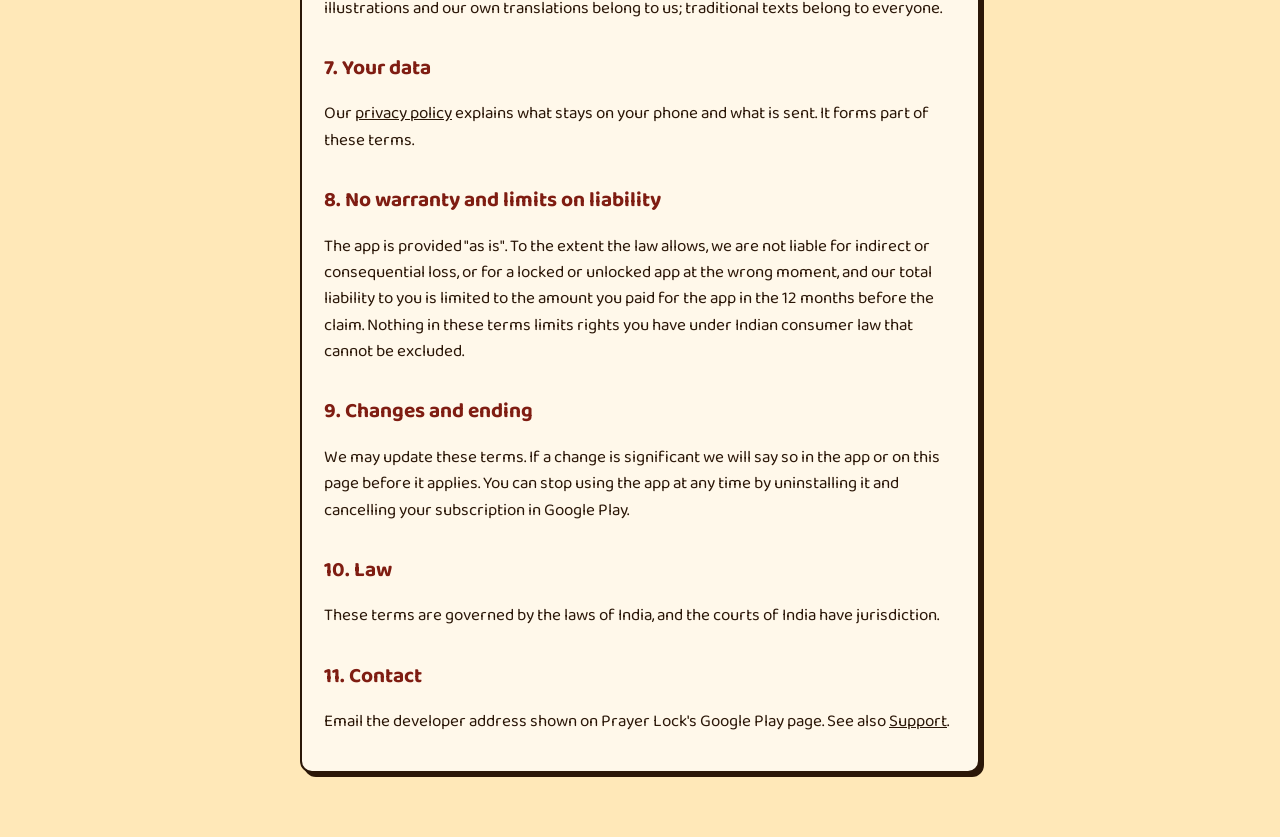
<file: terms.html>
<!doctype html>
<html lang="en"><head><meta charset="utf-8"><meta name="viewport" content="width=device-width,initial-scale=1">
<title>Prayer Lock terms of use</title>
<link rel="icon" href="icon.svg" type="image/svg+xml">
<link rel="stylesheet" href="https://fonts.googleapis.com/css2?family=Baloo+2:wght@500;700;800&display=swap">
<style>
body{margin:0;background:#FFE8B8;color:#2B1708;font:17px/1.55 "Baloo 2",system-ui,-apple-system,"Segoe UI",sans-serif}
main{max-width:680px;margin:0 auto;padding:32px 20px 64px}
h1{font-size:32px;line-height:1.1;margin:10px 0 4px}h2{font-size:21px;margin:30px 0 6px;color:#7F1D12}
.card{background:#FFF8EA;border:2.5px solid #2B1708;border-radius:12px;padding:4px 22px 18px;box-shadow:4px 4px 0 #2B1708}
small{color:#76563A}a{color:#2B1708}ul{padding-left:20px}li{margin:4px 0}
</style></head><body><main>
<a href="index.html"><img src="icon.svg" width="72" height="72" alt="Prayer Lock"></a>
<h1>Prayer Lock terms of use</h1><small>Last updated 17 October 2026</small>
<div class="card">

<h2>1. About these terms</h2>
<p>These terms cover your use of the Prayer Lock app for Android ("the app"), published by the developer named on its Google Play page ("we", "us"). By installing or using the app you agree to them. If you don't agree, please uninstall it.</p>

<h2>2. What the app does</h2>
<p>Prayer Lock lets you choose apps that open only after you finish a short naam jap or prayer. It is a personal tool for building a habit. You set it up yourself and you can switch it off or uninstall it at any time.</p>
<p>The lock depends on Android permissions you grant (Usage access, Display over other apps, battery and autostart settings, notifications) and on your phone allowing the app to keep running. Some phones stop background apps on their own. We work to keep the lock reliable but cannot promise it will catch every app opening on every phone.</p>

<h2>3. Who can use it</h2>
<p>You must be 18 or older. Use the app only on your own phone, or on a family member's phone with their knowledge and agreement. Do not use it to monitor or control another person without their consent.</p>

<h2>4. Subscription</h2>
<ul>
<li>After setup, the app needs a yearly subscription. The standard price is ₹999 a year.</li>
<li>New subscribers may be offered a lower price for the first year (for example ₹499 or ₹299). The offer price and the renewal price are shown before you pay.</li>
<li>Payment is taken by Google Play. The subscription renews automatically each year at the standard price unless you cancel at least 24 hours before the renewal date in Play Store › Payments &amp; subscriptions › Subscriptions.</li>
<li>Cancelling stops future renewals; you keep access until the end of the period you paid for.</li>
<li>Refunds are handled under Google Play's refund policy. You can request one through Google Play, or email us and we will help where Google Play allows.</li>
<li>If the standard price changes, Google Play will tell you before it applies to your renewal.</li>
</ul>

<h2>5. Prayers and religious content</h2>
<p>The app shows traditional devotional texts such as the Hanuman Chalisa, aartis, mantras and verses of the Bhagavad Gita, with translations and transliterations. We take care to present them accurately and respectfully. If you spot a mistake, please tell us.</p>
<p>Prayer Lock is not affiliated with any temple, sampradaya, guru or religious organisation. It does not give religious, medical, psychological or other professional advice, and we make no promise of any spiritual, health or other outcome from using it.</p>

<h2>6. Acceptable use</h2>
<p>Please do not copy, resell, reverse-engineer or modify the app, bypass the subscription, or use the app in a way that breaks the law or Google Play's rules. The app's design, code, illustrations and our own translations belong to us; traditional texts belong to everyone.</p>

<h2>7. Your data</h2>
<p>Our <a href="privacy.html">privacy policy</a> explains what stays on your phone and what is sent. It forms part of these terms.</p>

<h2>8. No warranty and limits on liability</h2>
<p>The app is provided "as is". To the extent the law allows, we are not liable for indirect or consequential loss, or for a locked or unlocked app at the wrong moment, and our total liability to you is limited to the amount you paid for the app in the 12 months before the claim. Nothing in these terms limits rights you have under Indian consumer law that cannot be excluded.</p>

<h2>9. Changes and ending</h2>
<p>We may update these terms. If a change is significant we will say so in the app or on this page before it applies. You can stop using the app at any time by uninstalling it and cancelling your subscription in Google Play.</p>

<h2>10. Law</h2>
<p>These terms are governed by the laws of India, and the courts of India have jurisdiction.</p>

<h2 id="contact">11. Contact</h2>
<p>Email the developer address shown on Prayer Lock's Google Play page. See also <a href="support.html">Support</a>.</p>
</div></main></body></html>
</file>
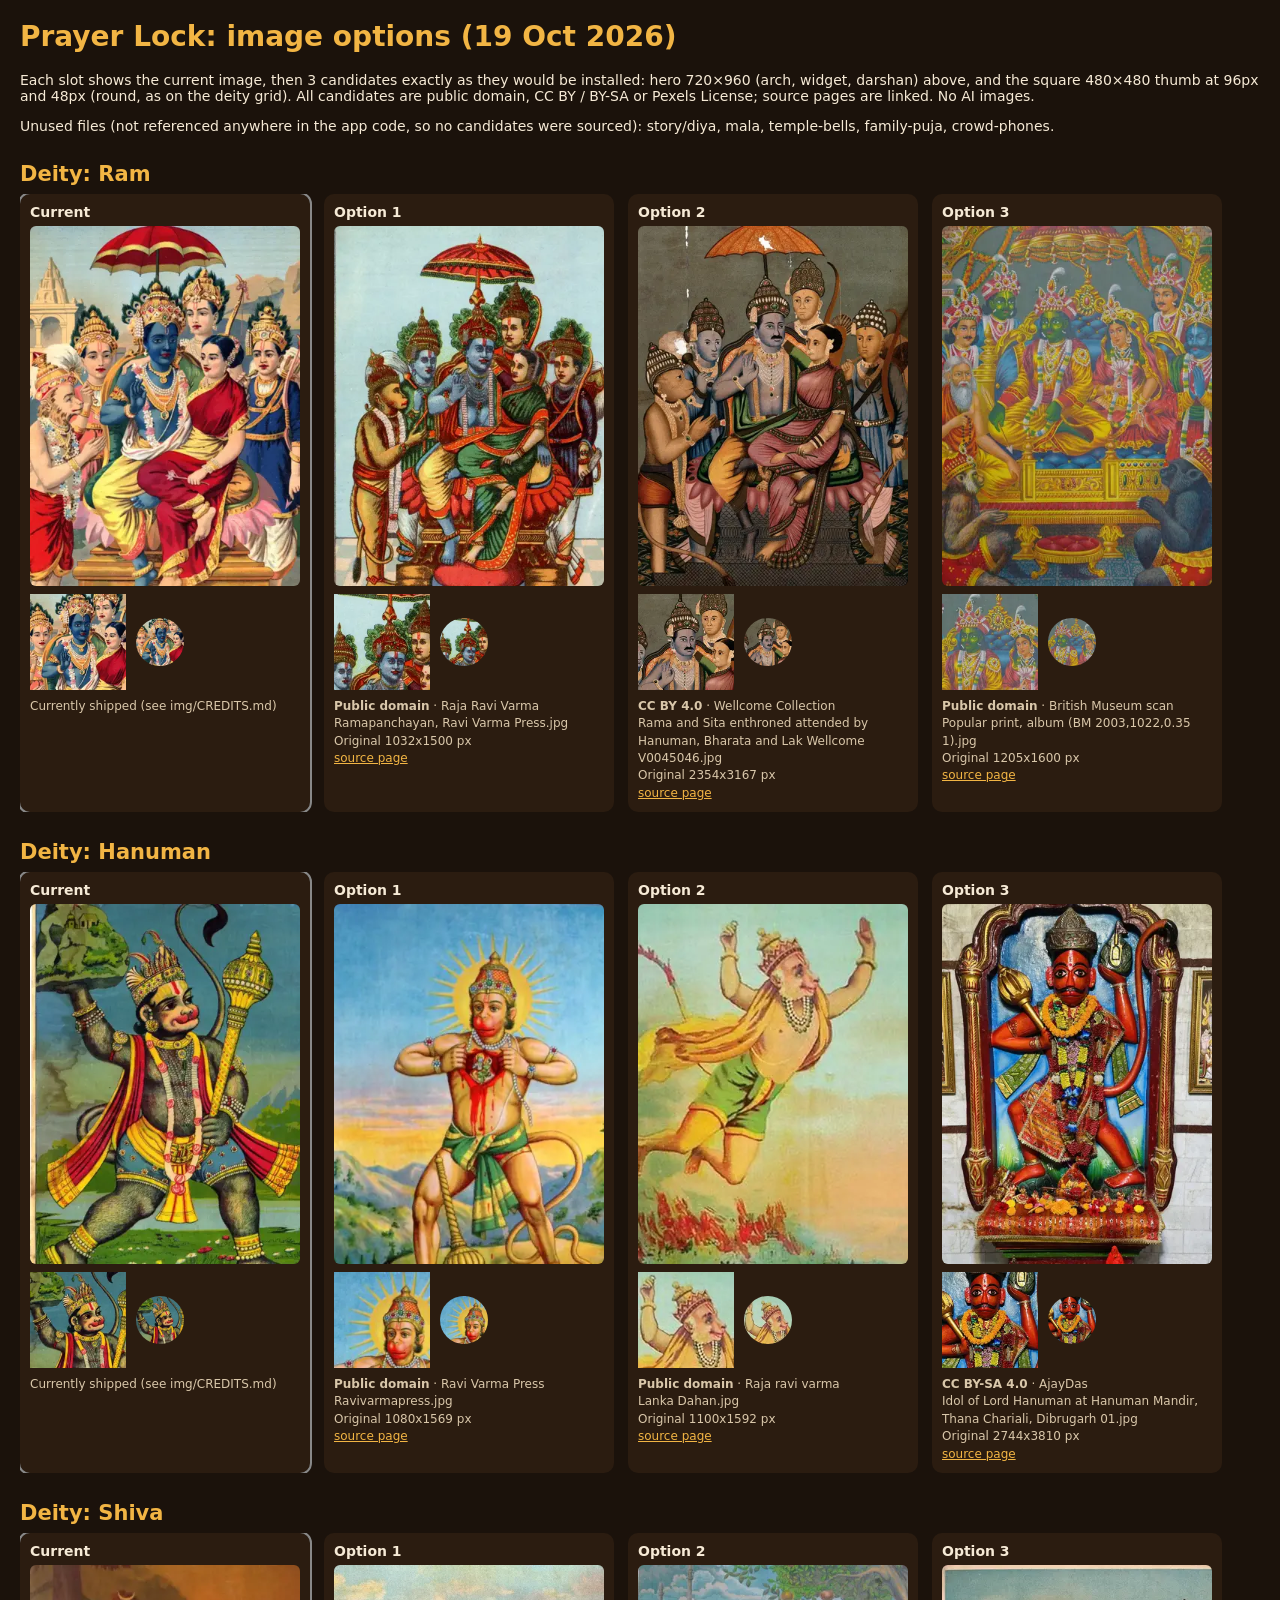
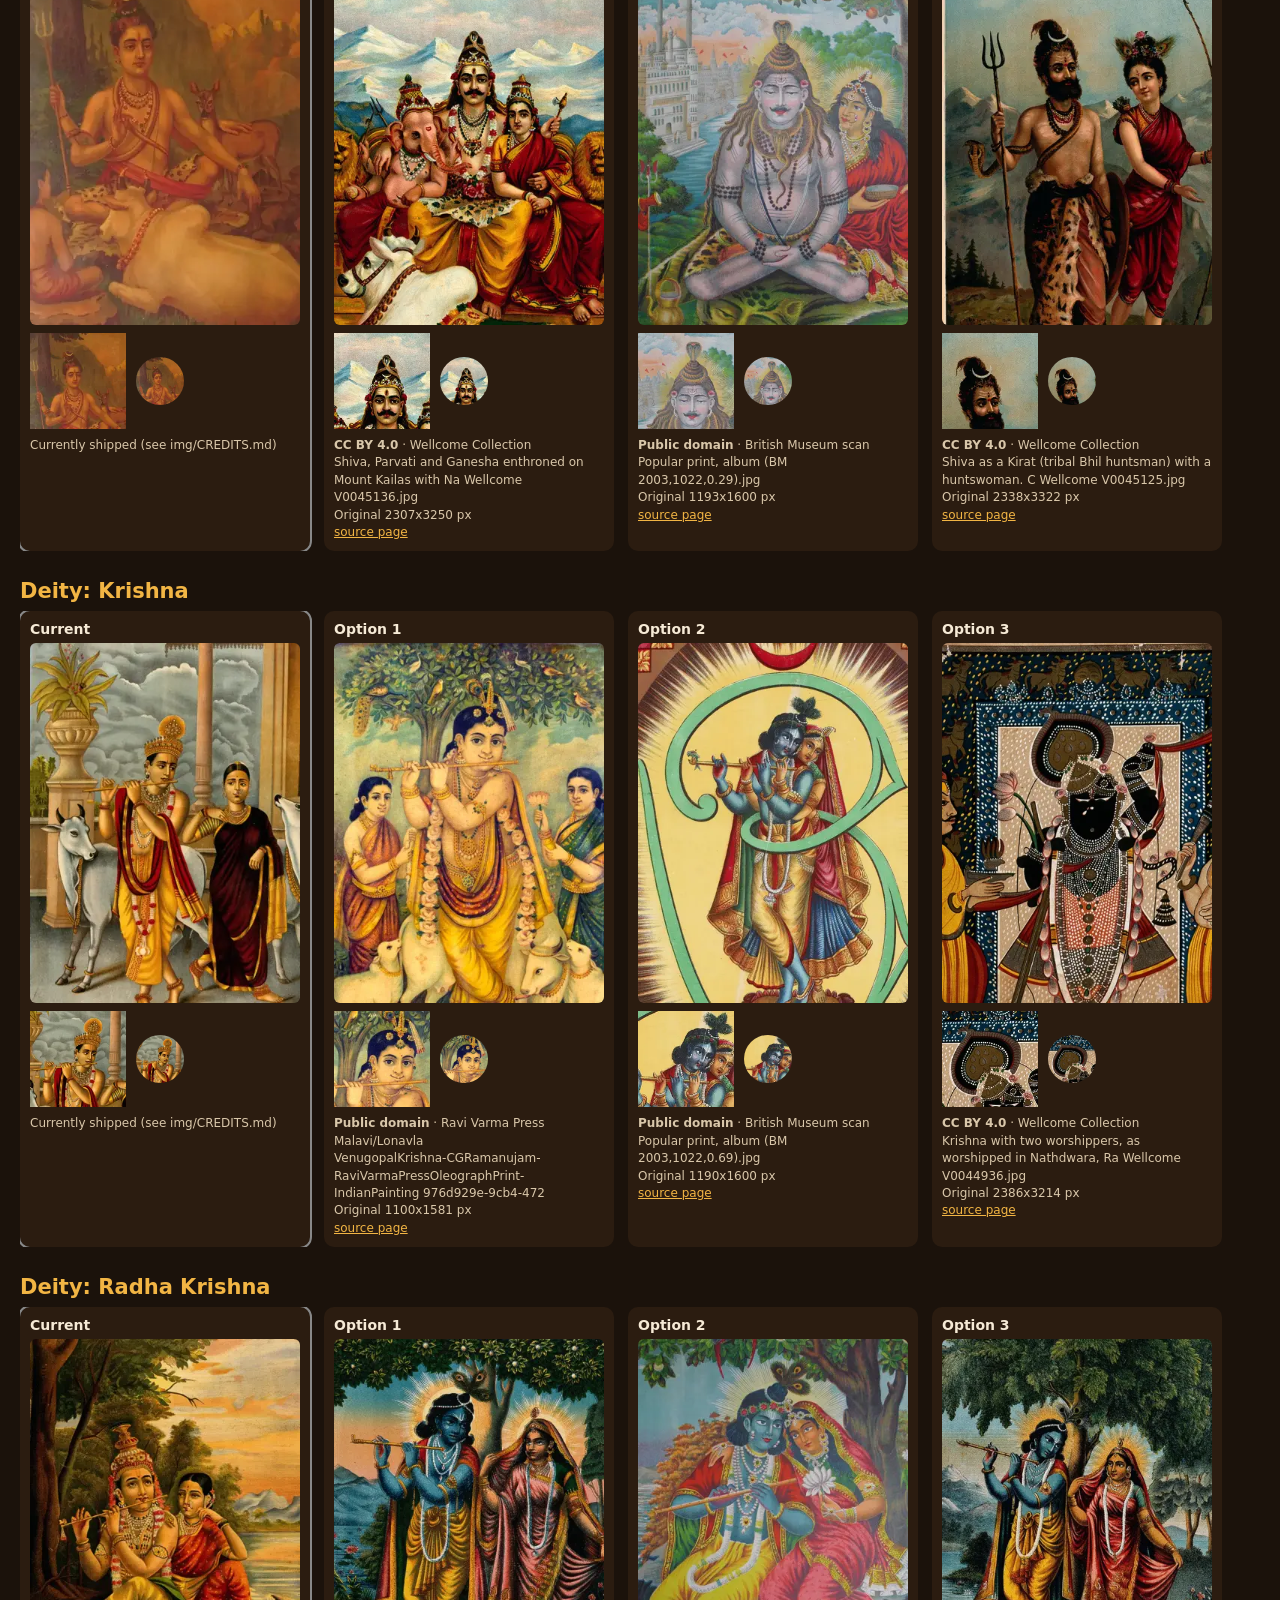
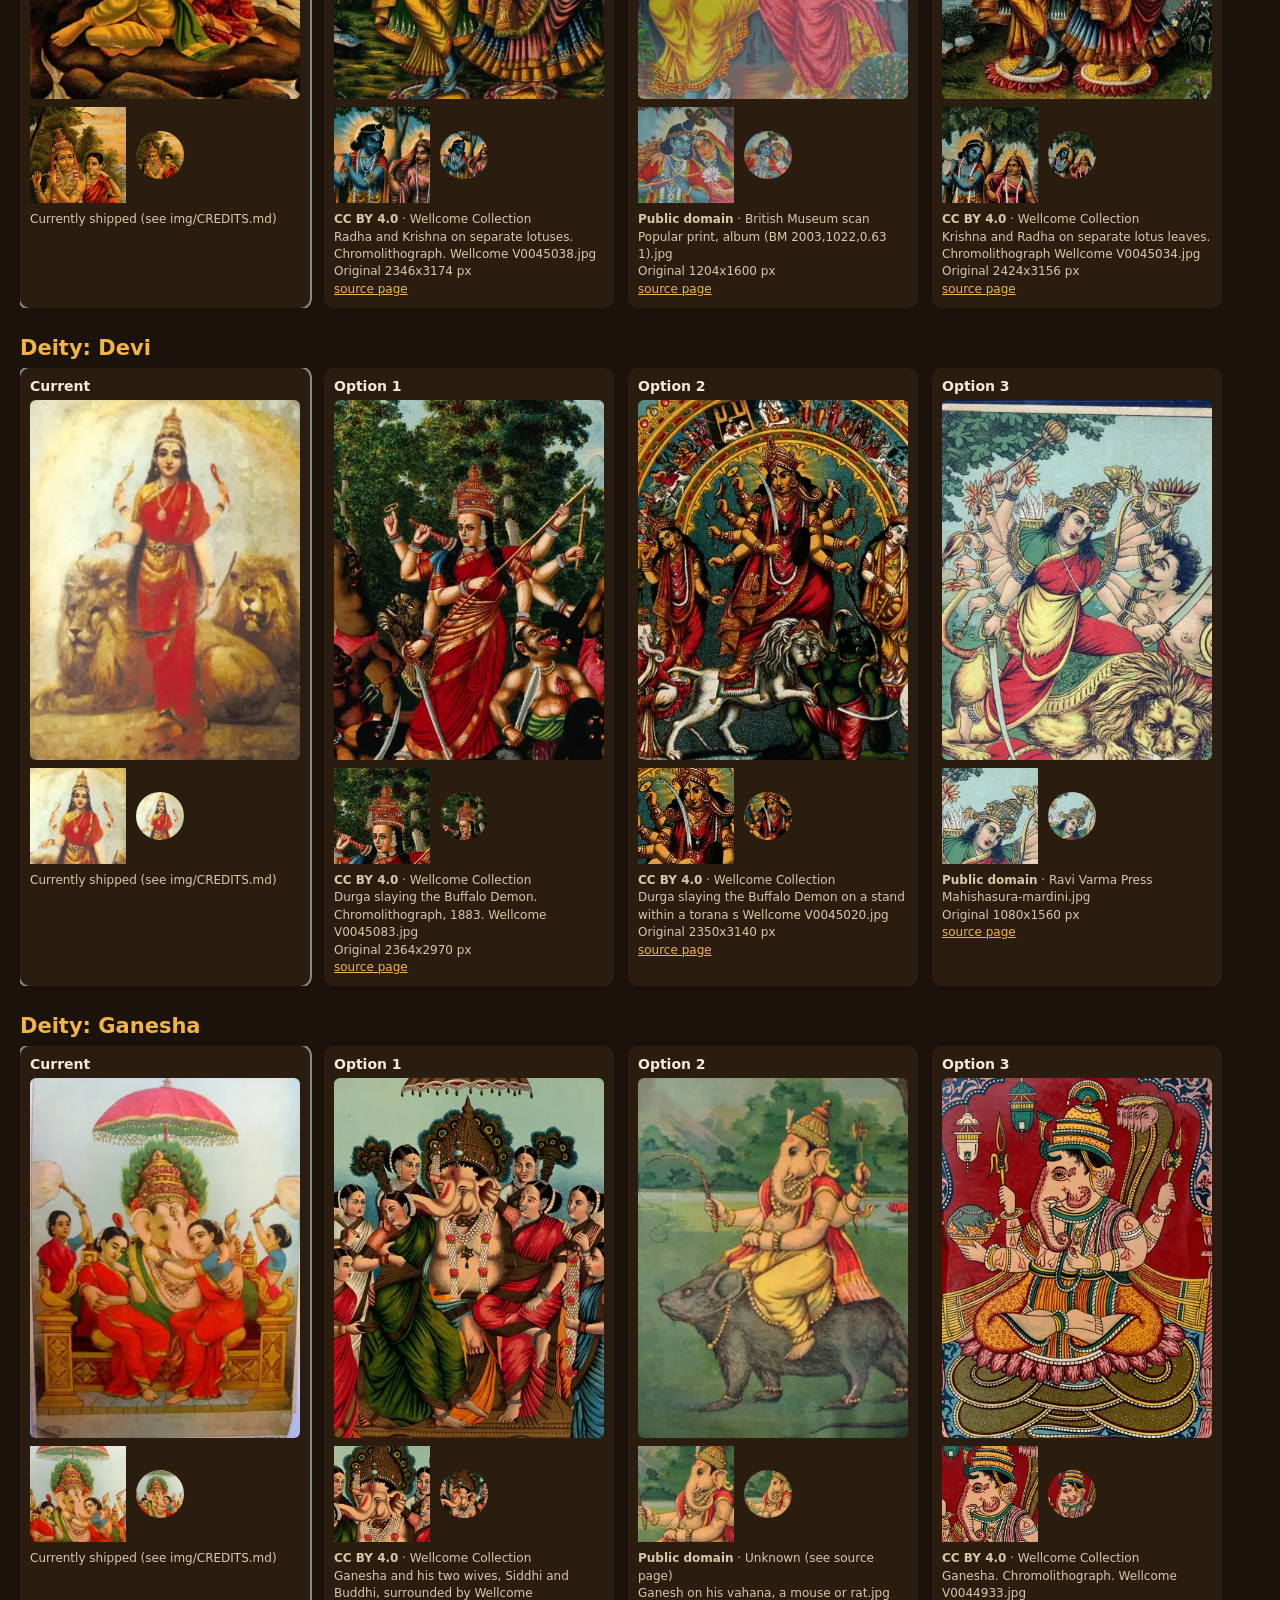
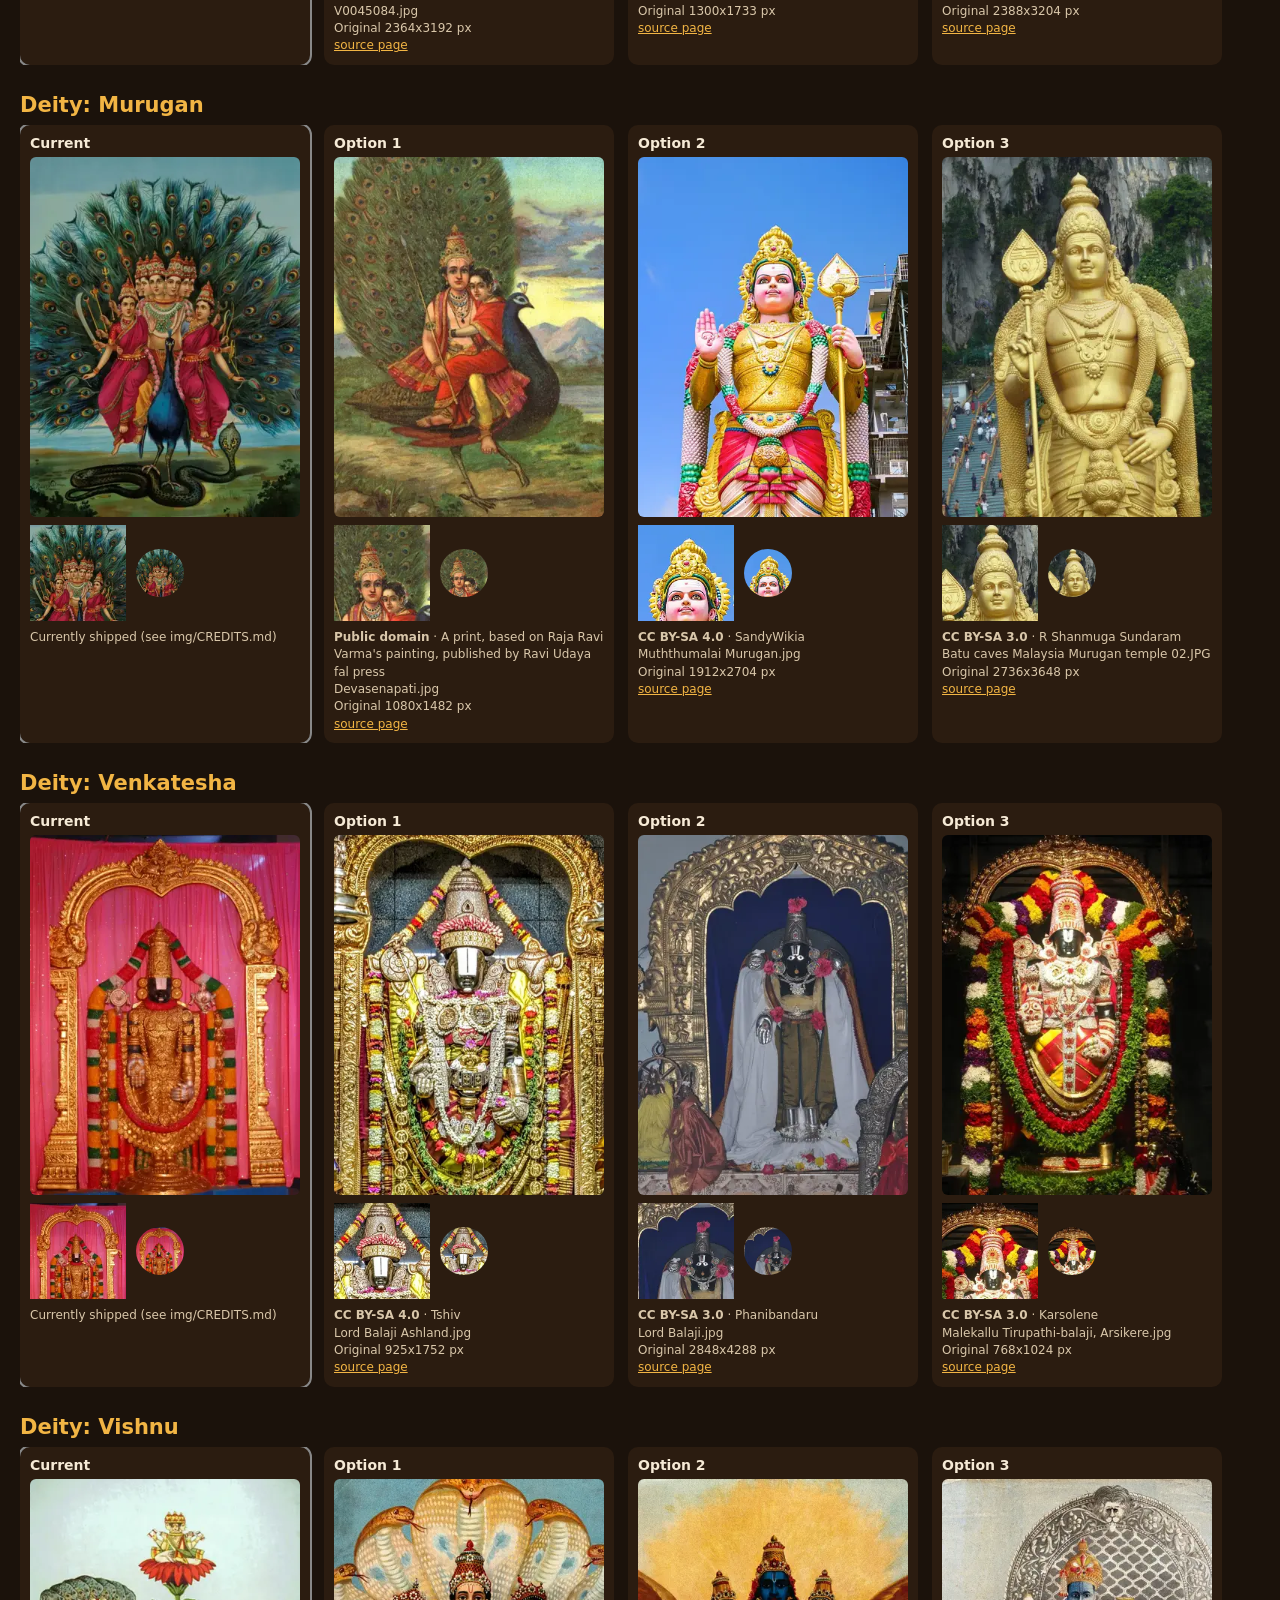
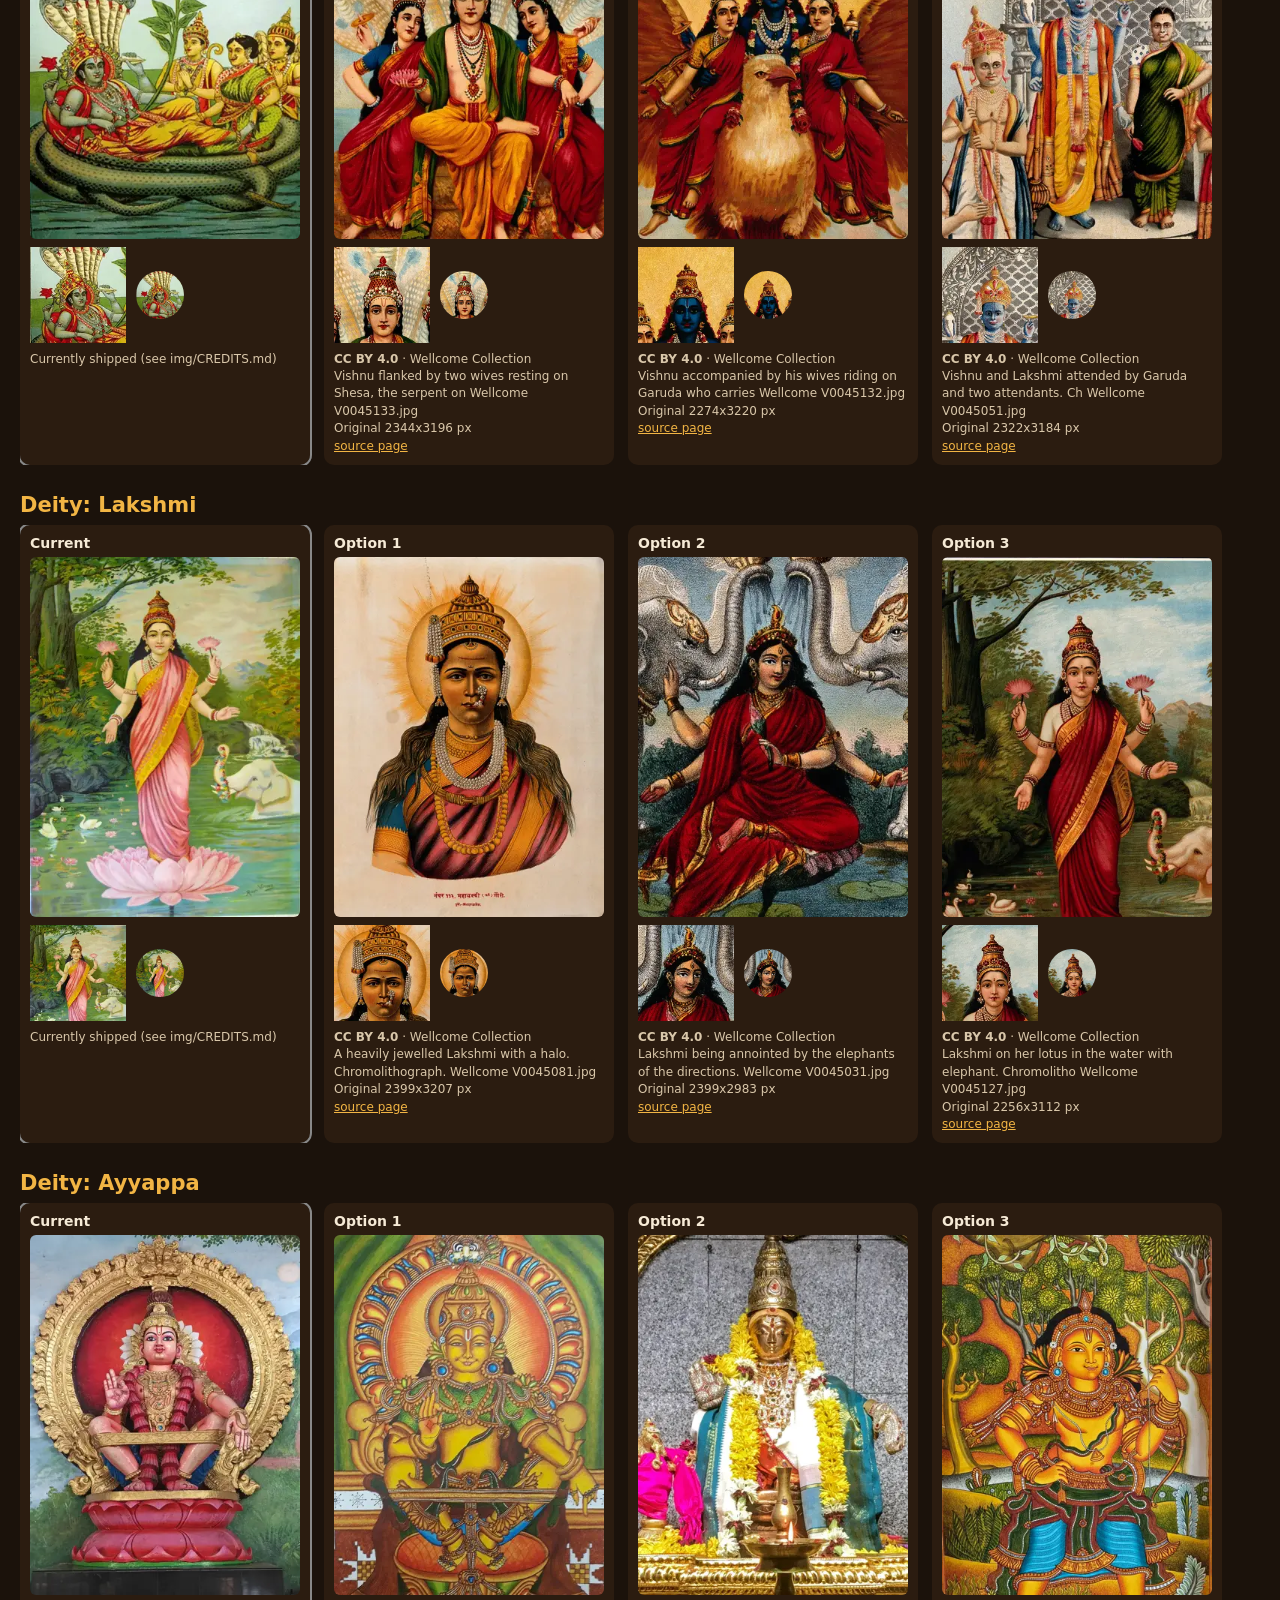
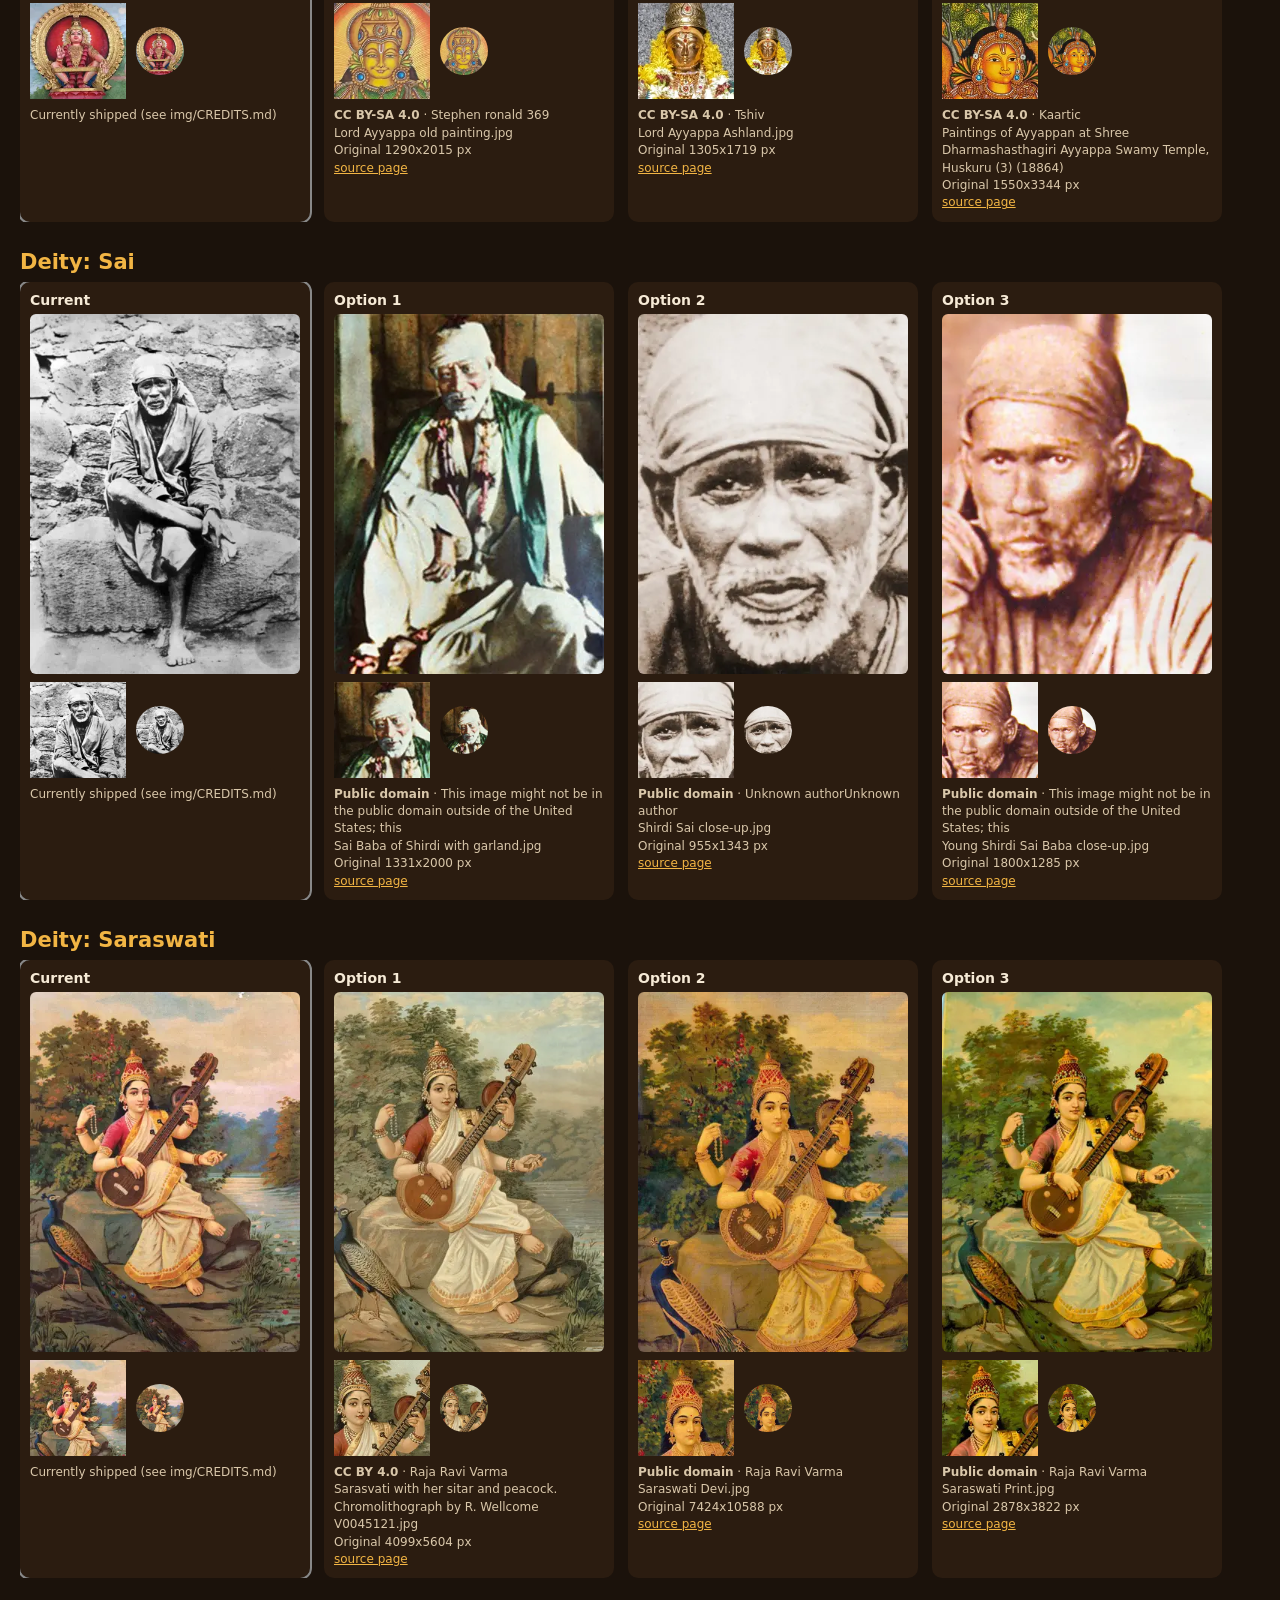
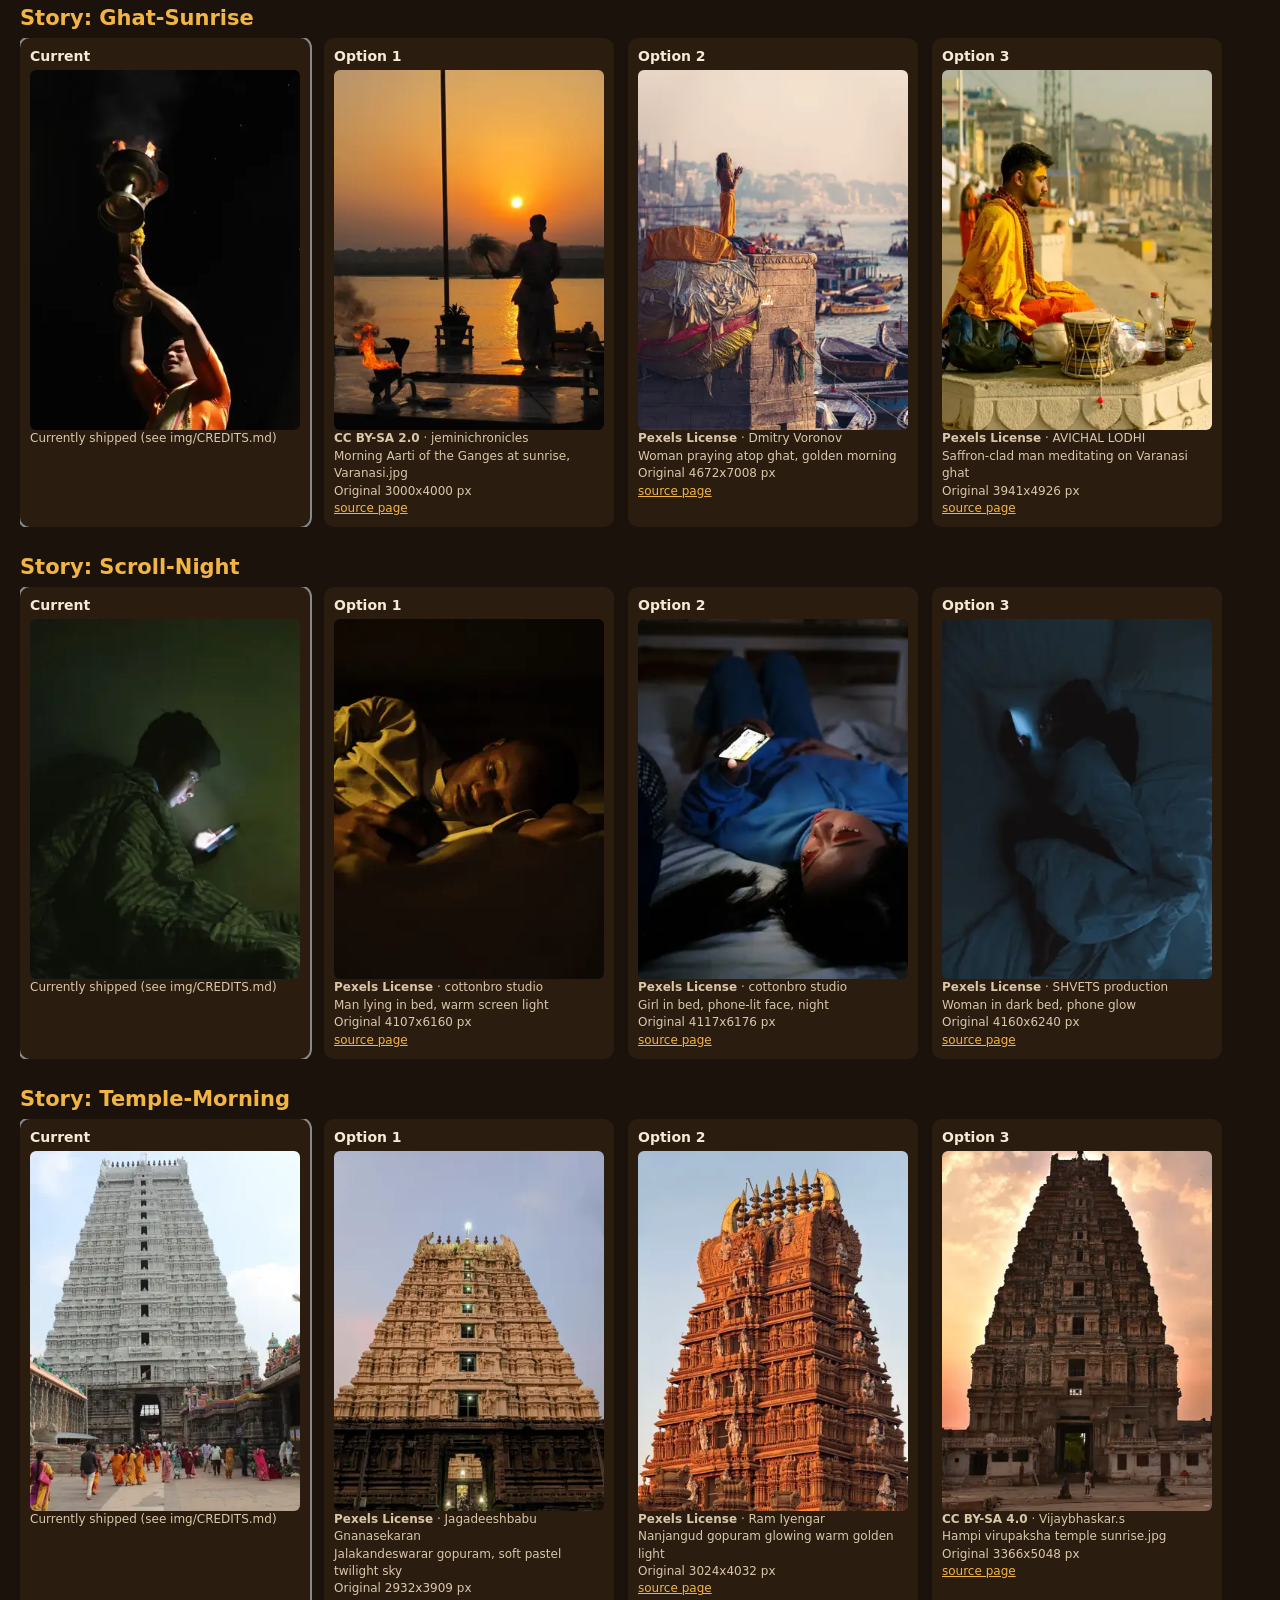
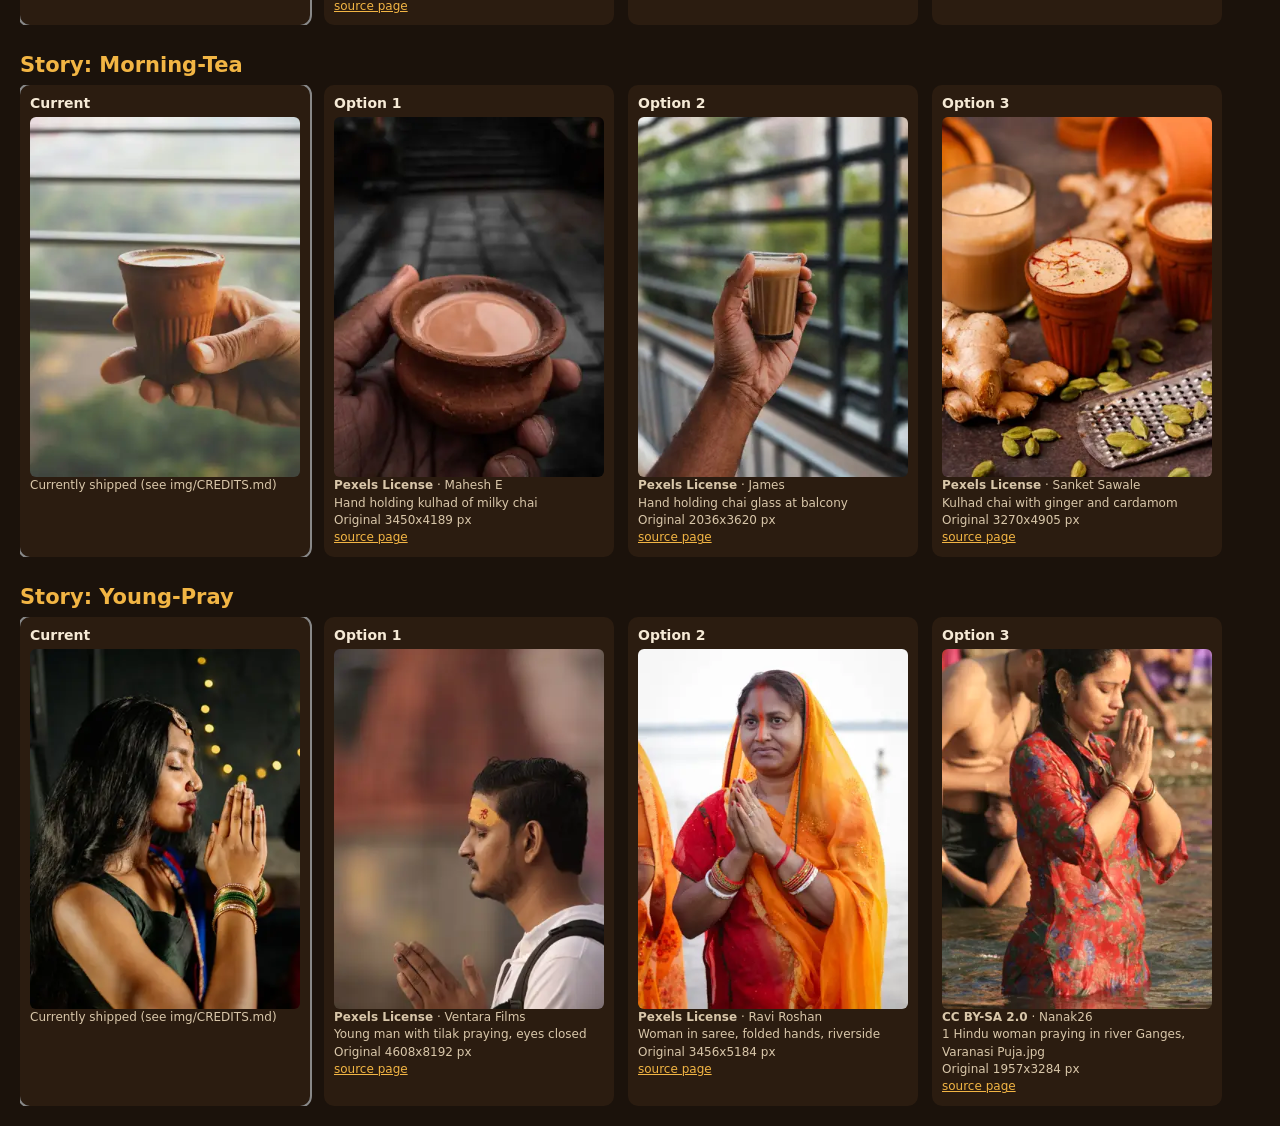
<file: images/options.html>
<!doctype html><meta charset="utf-8"><meta name="viewport" content="width=device-width,initial-scale=1"><title>Prayer Lock image options</title>
<style>body{font:14px system-ui;background:#1b120b;color:#f6ead6;margin:20px}h1{color:#f2b544}h2{margin:28px 0 8px;color:#f2b544;text-transform:capitalize}.row{display:flex;gap:14px;overflow-x:auto}.c{background:#2b1c10;border-radius:10px;padding:10px;width:270px;flex:none}.c.cur{outline:2px solid #888}.l{font-weight:700;margin-bottom:6px}.h{width:270px;height:360px;object-fit:cover;border-radius:6px;display:block}.sq{display:flex;gap:10px;align-items:center;margin:8px 0}.r{border-radius:50%}.m{font-size:12px;line-height:1.45;color:#d9c7aa;word-break:break-word}a{color:#f2b544}</style>
<h1>Prayer Lock: image options (19 Oct 2026)</h1><p>Each slot shows the current image, then 3 candidates exactly as they would be installed: hero 720×960 (arch, widget, darshan) above, and the square 480×480 thumb at 96px and 48px (round, as on the deity grid). All candidates are public domain, CC BY / BY-SA or Pexels License; source pages are linked. No AI images.</p>
<p>Unused files (not referenced anywhere in the app code, so no candidates were sourced): story/diya, mala, temple-bells, family-puja, crowd-phones.</p>
<h2 id="ram">Deity: ram</h2><div class="row">
<div class="c cur"><div class="l">Current</div><img class="h" src="cand/current-ram-hero.webp" loading="lazy"><div class="sq"><img src="cand/current-ram-sq.webp" width="96"><img src="cand/current-ram-sq.webp" width="48" class="r"></div><div class="m">Currently shipped (see img/CREDITS.md)</div></div>
<div class="c"><div class="l">Option 1</div><img class="h" src="cand/ram-1-hero.webp" loading="lazy"><div class="sq"><img src="cand/ram-1-sq.webp" width="96"><img src="cand/ram-1-sq.webp" width="48" class="r"></div><div class="m"><b>Public domain</b> · Raja Ravi Varma<br>Ramapanchayan, Ravi Varma Press.jpg<br>Original 1032x1500 px<br><a href="https://commons.wikimedia.org/wiki/File:Ramapanchayan,_Ravi_Varma_Press.jpg" target="_blank" rel="noopener">source page</a></div></div>
<div class="c"><div class="l">Option 2</div><img class="h" src="cand/ram-2-hero.webp" loading="lazy"><div class="sq"><img src="cand/ram-2-sq.webp" width="96"><img src="cand/ram-2-sq.webp" width="48" class="r"></div><div class="m"><b>CC BY 4.0</b> · Wellcome Collection<br>Rama and Sita enthroned attended by Hanuman, Bharata and Lak Wellcome V0045046.jpg<br>Original 2354x3167 px<br><a href="https://commons.wikimedia.org/wiki/File:Rama_and_Sita_enthroned_attended_by_Hanuman,_Bharata_and_Lak_Wellcome_V0045046.jpg" target="_blank" rel="noopener">source page</a></div></div>
<div class="c"><div class="l">Option 3</div><img class="h" src="cand/ram-3-hero.webp" loading="lazy"><div class="sq"><img src="cand/ram-3-sq.webp" width="96"><img src="cand/ram-3-sq.webp" width="48" class="r"></div><div class="m"><b>Public domain</b> · British Museum scan<br>Popular print, album (BM 2003,1022,0.35 1).jpg<br>Original 1205x1600 px<br><a href="https://commons.wikimedia.org/wiki/File:Popular_print,_album_(BM_2003,1022,0.35_1).jpg" target="_blank" rel="noopener">source page</a></div></div>
</div>
<h2 id="hanuman">Deity: hanuman</h2><div class="row">
<div class="c cur"><div class="l">Current</div><img class="h" src="cand/current-hanuman-hero.webp" loading="lazy"><div class="sq"><img src="cand/current-hanuman-sq.webp" width="96"><img src="cand/current-hanuman-sq.webp" width="48" class="r"></div><div class="m">Currently shipped (see img/CREDITS.md)</div></div>
<div class="c"><div class="l">Option 1</div><img class="h" src="cand/hanuman-1-hero.webp" loading="lazy"><div class="sq"><img src="cand/hanuman-1-sq.webp" width="96"><img src="cand/hanuman-1-sq.webp" width="48" class="r"></div><div class="m"><b>Public domain</b> · Ravi Varma Press<br>Ravivarmapress.jpg<br>Original 1080x1569 px<br><a href="https://commons.wikimedia.org/wiki/File:Ravivarmapress.jpg" target="_blank" rel="noopener">source page</a></div></div>
<div class="c"><div class="l">Option 2</div><img class="h" src="cand/hanuman-2-hero.webp" loading="lazy"><div class="sq"><img src="cand/hanuman-2-sq.webp" width="96"><img src="cand/hanuman-2-sq.webp" width="48" class="r"></div><div class="m"><b>Public domain</b> · Raja ravi varma<br>Lanka Dahan.jpg<br>Original 1100x1592 px<br><a href="https://commons.wikimedia.org/wiki/File:Lanka_Dahan.jpg" target="_blank" rel="noopener">source page</a></div></div>
<div class="c"><div class="l">Option 3</div><img class="h" src="cand/hanuman-3-hero.webp" loading="lazy"><div class="sq"><img src="cand/hanuman-3-sq.webp" width="96"><img src="cand/hanuman-3-sq.webp" width="48" class="r"></div><div class="m"><b>CC BY-SA 4.0</b> · AjayDas<br>Idol of Lord Hanuman at Hanuman Mandir, Thana Chariali, Dibrugarh 01.jpg<br>Original 2744x3810 px<br><a href="https://commons.wikimedia.org/wiki/File:Idol_of_Lord_Hanuman_at_Hanuman_Mandir,_Thana_Chariali,_Dibrugarh_01.jpg" target="_blank" rel="noopener">source page</a></div></div>
</div>
<h2 id="shiva">Deity: shiva</h2><div class="row">
<div class="c cur"><div class="l">Current</div><img class="h" src="cand/current-shiva-hero.webp" loading="lazy"><div class="sq"><img src="cand/current-shiva-sq.webp" width="96"><img src="cand/current-shiva-sq.webp" width="48" class="r"></div><div class="m">Currently shipped (see img/CREDITS.md)</div></div>
<div class="c"><div class="l">Option 1</div><img class="h" src="cand/shiva-1-hero.webp" loading="lazy"><div class="sq"><img src="cand/shiva-1-sq.webp" width="96"><img src="cand/shiva-1-sq.webp" width="48" class="r"></div><div class="m"><b>CC BY 4.0</b> · Wellcome Collection<br>Shiva, Parvati and Ganesha enthroned on Mount Kailas with Na Wellcome V0045136.jpg<br>Original 2307x3250 px<br><a href="https://commons.wikimedia.org/wiki/File:Shiva,_Parvati_and_Ganesha_enthroned_on_Mount_Kailas_with_Na_Wellcome_V0045136.jpg" target="_blank" rel="noopener">source page</a></div></div>
<div class="c"><div class="l">Option 2</div><img class="h" src="cand/shiva-2-hero.webp" loading="lazy"><div class="sq"><img src="cand/shiva-2-sq.webp" width="96"><img src="cand/shiva-2-sq.webp" width="48" class="r"></div><div class="m"><b>Public domain</b> · British Museum scan<br>Popular print, album (BM 2003,1022,0.29).jpg<br>Original 1193x1600 px<br><a href="https://commons.wikimedia.org/wiki/File:Popular_print,_album_(BM_2003,1022,0.29).jpg" target="_blank" rel="noopener">source page</a></div></div>
<div class="c"><div class="l">Option 3</div><img class="h" src="cand/shiva-3-hero.webp" loading="lazy"><div class="sq"><img src="cand/shiva-3-sq.webp" width="96"><img src="cand/shiva-3-sq.webp" width="48" class="r"></div><div class="m"><b>CC BY 4.0</b> · Wellcome Collection<br>Shiva as a Kirat (tribal Bhil huntsman) with a huntswoman. C Wellcome V0045125.jpg<br>Original 2338x3322 px<br><a href="https://commons.wikimedia.org/wiki/File:Shiva_as_a_Kirat_(tribal_Bhil_huntsman)_with_a_huntswoman._C_Wellcome_V0045125.jpg" target="_blank" rel="noopener">source page</a></div></div>
</div>
<h2 id="krishna">Deity: krishna</h2><div class="row">
<div class="c cur"><div class="l">Current</div><img class="h" src="cand/current-krishna-hero.webp" loading="lazy"><div class="sq"><img src="cand/current-krishna-sq.webp" width="96"><img src="cand/current-krishna-sq.webp" width="48" class="r"></div><div class="m">Currently shipped (see img/CREDITS.md)</div></div>
<div class="c"><div class="l">Option 1</div><img class="h" src="cand/krishna-1-hero.webp" loading="lazy"><div class="sq"><img src="cand/krishna-1-sq.webp" width="96"><img src="cand/krishna-1-sq.webp" width="48" class="r"></div><div class="m"><b>Public domain</b> · Ravi Varma Press Malavi/Lonavla<br>VenugopalKrishna-CGRamanujam-RaviVarmaPressOleographPrint-IndianPainting 976d929e-9cb4-472<br>Original 1100x1581 px<br><a href="https://commons.wikimedia.org/wiki/File:VenugopalKrishna-CGRamanujam-RaviVarmaPressOleographPrint-IndianPainting_976d929e-9cb4-472a-94a2-9dfd59cff9b2_(1).jpg" target="_blank" rel="noopener">source page</a></div></div>
<div class="c"><div class="l">Option 2</div><img class="h" src="cand/krishna-2-hero.webp" loading="lazy"><div class="sq"><img src="cand/krishna-2-sq.webp" width="96"><img src="cand/krishna-2-sq.webp" width="48" class="r"></div><div class="m"><b>Public domain</b> · British Museum scan<br>Popular print, album (BM 2003,1022,0.69).jpg<br>Original 1190x1600 px<br><a href="https://commons.wikimedia.org/wiki/File:Popular_print,_album_(BM_2003,1022,0.69).jpg" target="_blank" rel="noopener">source page</a></div></div>
<div class="c"><div class="l">Option 3</div><img class="h" src="cand/krishna-3-hero.webp" loading="lazy"><div class="sq"><img src="cand/krishna-3-sq.webp" width="96"><img src="cand/krishna-3-sq.webp" width="48" class="r"></div><div class="m"><b>CC BY 4.0</b> · Wellcome Collection<br>Krishna with two worshippers, as worshipped in Nathdwara, Ra Wellcome V0044936.jpg<br>Original 2386x3214 px<br><a href="https://commons.wikimedia.org/wiki/File:Krishna_with_two_worshippers,_as_worshipped_in_Nathdwara,_Ra_Wellcome_V0044936.jpg" target="_blank" rel="noopener">source page</a></div></div>
</div>
<h2 id="radha_krishna">Deity: radha krishna</h2><div class="row">
<div class="c cur"><div class="l">Current</div><img class="h" src="cand/current-radha_krishna-hero.webp" loading="lazy"><div class="sq"><img src="cand/current-radha_krishna-sq.webp" width="96"><img src="cand/current-radha_krishna-sq.webp" width="48" class="r"></div><div class="m">Currently shipped (see img/CREDITS.md)</div></div>
<div class="c"><div class="l">Option 1</div><img class="h" src="cand/radha_krishna-1-hero.webp" loading="lazy"><div class="sq"><img src="cand/radha_krishna-1-sq.webp" width="96"><img src="cand/radha_krishna-1-sq.webp" width="48" class="r"></div><div class="m"><b>CC BY 4.0</b> · Wellcome Collection<br>Radha and Krishna on separate lotuses. Chromolithograph. Wellcome V0045038.jpg<br>Original 2346x3174 px<br><a href="https://commons.wikimedia.org/wiki/File:Radha_and_Krishna_on_separate_lotuses._Chromolithograph._Wellcome_V0045038.jpg" target="_blank" rel="noopener">source page</a></div></div>
<div class="c"><div class="l">Option 2</div><img class="h" src="cand/radha_krishna-2-hero.webp" loading="lazy"><div class="sq"><img src="cand/radha_krishna-2-sq.webp" width="96"><img src="cand/radha_krishna-2-sq.webp" width="48" class="r"></div><div class="m"><b>Public domain</b> · British Museum scan<br>Popular print, album (BM 2003,1022,0.63 1).jpg<br>Original 1204x1600 px<br><a href="https://commons.wikimedia.org/wiki/File:Popular_print,_album_(BM_2003,1022,0.63_1).jpg" target="_blank" rel="noopener">source page</a></div></div>
<div class="c"><div class="l">Option 3</div><img class="h" src="cand/radha_krishna-3-hero.webp" loading="lazy"><div class="sq"><img src="cand/radha_krishna-3-sq.webp" width="96"><img src="cand/radha_krishna-3-sq.webp" width="48" class="r"></div><div class="m"><b>CC BY 4.0</b> · Wellcome Collection<br>Krishna and Radha on separate lotus leaves. Chromolithograph Wellcome V0045034.jpg<br>Original 2424x3156 px<br><a href="https://commons.wikimedia.org/wiki/File:Krishna_and_Radha_on_separate_lotus_leaves._Chromolithograph_Wellcome_V0045034.jpg" target="_blank" rel="noopener">source page</a></div></div>
</div>
<h2 id="devi">Deity: devi</h2><div class="row">
<div class="c cur"><div class="l">Current</div><img class="h" src="cand/current-devi-hero.webp" loading="lazy"><div class="sq"><img src="cand/current-devi-sq.webp" width="96"><img src="cand/current-devi-sq.webp" width="48" class="r"></div><div class="m">Currently shipped (see img/CREDITS.md)</div></div>
<div class="c"><div class="l">Option 1</div><img class="h" src="cand/devi-1-hero.webp" loading="lazy"><div class="sq"><img src="cand/devi-1-sq.webp" width="96"><img src="cand/devi-1-sq.webp" width="48" class="r"></div><div class="m"><b>CC BY 4.0</b> · Wellcome Collection<br>Durga slaying the Buffalo Demon. Chromolithograph, 1883. Wellcome V0045083.jpg<br>Original 2364x2970 px<br><a href="https://commons.wikimedia.org/wiki/File:Durga_slaying_the_Buffalo_Demon._Chromolithograph,_1883._Wellcome_V0045083.jpg" target="_blank" rel="noopener">source page</a></div></div>
<div class="c"><div class="l">Option 2</div><img class="h" src="cand/devi-2-hero.webp" loading="lazy"><div class="sq"><img src="cand/devi-2-sq.webp" width="96"><img src="cand/devi-2-sq.webp" width="48" class="r"></div><div class="m"><b>CC BY 4.0</b> · Wellcome Collection<br>Durga slaying the Buffalo Demon on a stand within a torana s Wellcome V0045020.jpg<br>Original 2350x3140 px<br><a href="https://commons.wikimedia.org/wiki/File:Durga_slaying_the_Buffalo_Demon_on_a_stand_within_a_torana_s_Wellcome_V0045020.jpg" target="_blank" rel="noopener">source page</a></div></div>
<div class="c"><div class="l">Option 3</div><img class="h" src="cand/devi-3-hero.webp" loading="lazy"><div class="sq"><img src="cand/devi-3-sq.webp" width="96"><img src="cand/devi-3-sq.webp" width="48" class="r"></div><div class="m"><b>Public domain</b> · Ravi Varma Press<br>Mahishasura-mardini.jpg<br>Original 1080x1560 px<br><a href="https://commons.wikimedia.org/wiki/File:Mahishasura-mardini.jpg" target="_blank" rel="noopener">source page</a></div></div>
</div>
<h2 id="ganesha">Deity: ganesha</h2><div class="row">
<div class="c cur"><div class="l">Current</div><img class="h" src="cand/current-ganesha-hero.webp" loading="lazy"><div class="sq"><img src="cand/current-ganesha-sq.webp" width="96"><img src="cand/current-ganesha-sq.webp" width="48" class="r"></div><div class="m">Currently shipped (see img/CREDITS.md)</div></div>
<div class="c"><div class="l">Option 1</div><img class="h" src="cand/ganesha-1-hero.webp" loading="lazy"><div class="sq"><img src="cand/ganesha-1-sq.webp" width="96"><img src="cand/ganesha-1-sq.webp" width="48" class="r"></div><div class="m"><b>CC BY 4.0</b> · Wellcome Collection<br>Ganesha and his two wives, Siddhi and Buddhi, surrounded by Wellcome V0045084.jpg<br>Original 2364x3192 px<br><a href="https://commons.wikimedia.org/wiki/File:Ganesha_and_his_two_wives,_Siddhi_and_Buddhi,_surrounded_by_Wellcome_V0045084.jpg" target="_blank" rel="noopener">source page</a></div></div>
<div class="c"><div class="l">Option 2</div><img class="h" src="cand/ganesha-2-hero.webp" loading="lazy"><div class="sq"><img src="cand/ganesha-2-sq.webp" width="96"><img src="cand/ganesha-2-sq.webp" width="48" class="r"></div><div class="m"><b>Public domain</b> · Unknown (see source page)<br>Ganesh on his vahana, a mouse or rat.jpg<br>Original 1300x1733 px<br><a href="https://commons.wikimedia.org/wiki/File:Ganesh_on_his_vahana,_a_mouse_or_rat.jpg" target="_blank" rel="noopener">source page</a></div></div>
<div class="c"><div class="l">Option 3</div><img class="h" src="cand/ganesha-3-hero.webp" loading="lazy"><div class="sq"><img src="cand/ganesha-3-sq.webp" width="96"><img src="cand/ganesha-3-sq.webp" width="48" class="r"></div><div class="m"><b>CC BY 4.0</b> · Wellcome Collection<br>Ganesha. Chromolithograph. Wellcome V0044933.jpg<br>Original 2388x3204 px<br><a href="https://commons.wikimedia.org/wiki/File:Ganesha._Chromolithograph._Wellcome_V0044933.jpg" target="_blank" rel="noopener">source page</a></div></div>
</div>
<h2 id="murugan">Deity: murugan</h2><div class="row">
<div class="c cur"><div class="l">Current</div><img class="h" src="cand/current-murugan-hero.webp" loading="lazy"><div class="sq"><img src="cand/current-murugan-sq.webp" width="96"><img src="cand/current-murugan-sq.webp" width="48" class="r"></div><div class="m">Currently shipped (see img/CREDITS.md)</div></div>
<div class="c"><div class="l">Option 1</div><img class="h" src="cand/murugan-1-hero.webp" loading="lazy"><div class="sq"><img src="cand/murugan-1-sq.webp" width="96"><img src="cand/murugan-1-sq.webp" width="48" class="r"></div><div class="m"><b>Public domain</b> · A print, based on Raja Ravi Varma&#x27;s painting, published by Ravi Udaya fal press<br>Devasenapati.jpg<br>Original 1080x1482 px<br><a href="https://commons.wikimedia.org/wiki/File:Devasenapati.jpg" target="_blank" rel="noopener">source page</a></div></div>
<div class="c"><div class="l">Option 2</div><img class="h" src="cand/murugan-2-hero.webp" loading="lazy"><div class="sq"><img src="cand/murugan-2-sq.webp" width="96"><img src="cand/murugan-2-sq.webp" width="48" class="r"></div><div class="m"><b>CC BY-SA 4.0</b> · SandyWikia<br>Muththumalai Murugan.jpg<br>Original 1912x2704 px<br><a href="https://commons.wikimedia.org/wiki/File:Muththumalai_Murugan.jpg" target="_blank" rel="noopener">source page</a></div></div>
<div class="c"><div class="l">Option 3</div><img class="h" src="cand/murugan-3-hero.webp" loading="lazy"><div class="sq"><img src="cand/murugan-3-sq.webp" width="96"><img src="cand/murugan-3-sq.webp" width="48" class="r"></div><div class="m"><b>CC BY-SA 3.0</b> · R Shanmuga Sundaram<br>Batu caves Malaysia Murugan temple 02.JPG<br>Original 2736x3648 px<br><a href="https://commons.wikimedia.org/wiki/File:Batu_caves_Malaysia_Murugan_temple_02.JPG" target="_blank" rel="noopener">source page</a></div></div>
</div>
<h2 id="venkatesha">Deity: venkatesha</h2><div class="row">
<div class="c cur"><div class="l">Current</div><img class="h" src="cand/current-venkatesha-hero.webp" loading="lazy"><div class="sq"><img src="cand/current-venkatesha-sq.webp" width="96"><img src="cand/current-venkatesha-sq.webp" width="48" class="r"></div><div class="m">Currently shipped (see img/CREDITS.md)</div></div>
<div class="c"><div class="l">Option 1</div><img class="h" src="cand/venkatesha-1-hero.webp" loading="lazy"><div class="sq"><img src="cand/venkatesha-1-sq.webp" width="96"><img src="cand/venkatesha-1-sq.webp" width="48" class="r"></div><div class="m"><b>CC BY-SA 4.0</b> · Tshiv<br>Lord Balaji Ashland.jpg<br>Original 925x1752 px<br><a href="https://commons.wikimedia.org/wiki/File:Lord_Balaji_Ashland.jpg" target="_blank" rel="noopener">source page</a></div></div>
<div class="c"><div class="l">Option 2</div><img class="h" src="cand/venkatesha-2-hero.webp" loading="lazy"><div class="sq"><img src="cand/venkatesha-2-sq.webp" width="96"><img src="cand/venkatesha-2-sq.webp" width="48" class="r"></div><div class="m"><b>CC BY-SA 3.0</b> · Phanibandaru<br>Lord Balaji.jpg<br>Original 2848x4288 px<br><a href="https://commons.wikimedia.org/wiki/File:Lord_Balaji.jpg" target="_blank" rel="noopener">source page</a></div></div>
<div class="c"><div class="l">Option 3</div><img class="h" src="cand/venkatesha-3-hero.webp" loading="lazy"><div class="sq"><img src="cand/venkatesha-3-sq.webp" width="96"><img src="cand/venkatesha-3-sq.webp" width="48" class="r"></div><div class="m"><b>CC BY-SA 3.0</b> · Karsolene<br>Malekallu Tirupathi-balaji, Arsikere.jpg<br>Original 768x1024 px<br><a href="https://commons.wikimedia.org/wiki/File:Malekallu_Tirupathi-balaji,_Arsikere.jpg" target="_blank" rel="noopener">source page</a></div></div>
</div>
<h2 id="vishnu">Deity: vishnu</h2><div class="row">
<div class="c cur"><div class="l">Current</div><img class="h" src="cand/current-vishnu-hero.webp" loading="lazy"><div class="sq"><img src="cand/current-vishnu-sq.webp" width="96"><img src="cand/current-vishnu-sq.webp" width="48" class="r"></div><div class="m">Currently shipped (see img/CREDITS.md)</div></div>
<div class="c"><div class="l">Option 1</div><img class="h" src="cand/vishnu-1-hero.webp" loading="lazy"><div class="sq"><img src="cand/vishnu-1-sq.webp" width="96"><img src="cand/vishnu-1-sq.webp" width="48" class="r"></div><div class="m"><b>CC BY 4.0</b> · Wellcome Collection<br>Vishnu flanked by two wives resting on Shesa, the serpent on Wellcome V0045133.jpg<br>Original 2344x3196 px<br><a href="https://commons.wikimedia.org/wiki/File:Vishnu_flanked_by_two_wives_resting_on_Shesa,_the_serpent_on_Wellcome_V0045133.jpg" target="_blank" rel="noopener">source page</a></div></div>
<div class="c"><div class="l">Option 2</div><img class="h" src="cand/vishnu-2-hero.webp" loading="lazy"><div class="sq"><img src="cand/vishnu-2-sq.webp" width="96"><img src="cand/vishnu-2-sq.webp" width="48" class="r"></div><div class="m"><b>CC BY 4.0</b> · Wellcome Collection<br>Vishnu accompanied by his wives riding on Garuda who carries Wellcome V0045132.jpg<br>Original 2274x3220 px<br><a href="https://commons.wikimedia.org/wiki/File:Vishnu_accompanied_by_his_wives_riding_on_Garuda_who_carries_Wellcome_V0045132.jpg" target="_blank" rel="noopener">source page</a></div></div>
<div class="c"><div class="l">Option 3</div><img class="h" src="cand/vishnu-3-hero.webp" loading="lazy"><div class="sq"><img src="cand/vishnu-3-sq.webp" width="96"><img src="cand/vishnu-3-sq.webp" width="48" class="r"></div><div class="m"><b>CC BY 4.0</b> · Wellcome Collection<br>Vishnu and Lakshmi attended by Garuda and two attendants. Ch Wellcome V0045051.jpg<br>Original 2322x3184 px<br><a href="https://commons.wikimedia.org/wiki/File:Vishnu_and_Lakshmi_attended_by_Garuda_and_two_attendants._Ch_Wellcome_V0045051.jpg" target="_blank" rel="noopener">source page</a></div></div>
</div>
<h2 id="lakshmi">Deity: lakshmi</h2><div class="row">
<div class="c cur"><div class="l">Current</div><img class="h" src="cand/current-lakshmi-hero.webp" loading="lazy"><div class="sq"><img src="cand/current-lakshmi-sq.webp" width="96"><img src="cand/current-lakshmi-sq.webp" width="48" class="r"></div><div class="m">Currently shipped (see img/CREDITS.md)</div></div>
<div class="c"><div class="l">Option 1</div><img class="h" src="cand/lakshmi-1-hero.webp" loading="lazy"><div class="sq"><img src="cand/lakshmi-1-sq.webp" width="96"><img src="cand/lakshmi-1-sq.webp" width="48" class="r"></div><div class="m"><b>CC BY 4.0</b> · Wellcome Collection<br>A heavily jewelled Lakshmi with a halo. Chromolithograph. Wellcome V0045081.jpg<br>Original 2399x3207 px<br><a href="https://commons.wikimedia.org/wiki/File:A_heavily_jewelled_Lakshmi_with_a_halo._Chromolithograph._Wellcome_V0045081.jpg" target="_blank" rel="noopener">source page</a></div></div>
<div class="c"><div class="l">Option 2</div><img class="h" src="cand/lakshmi-2-hero.webp" loading="lazy"><div class="sq"><img src="cand/lakshmi-2-sq.webp" width="96"><img src="cand/lakshmi-2-sq.webp" width="48" class="r"></div><div class="m"><b>CC BY 4.0</b> · Wellcome Collection<br>Lakshmi being annointed by the elephants of the directions. Wellcome V0045031.jpg<br>Original 2399x2983 px<br><a href="https://commons.wikimedia.org/wiki/File:Lakshmi_being_annointed_by_the_elephants_of_the_directions._Wellcome_V0045031.jpg" target="_blank" rel="noopener">source page</a></div></div>
<div class="c"><div class="l">Option 3</div><img class="h" src="cand/lakshmi-3-hero.webp" loading="lazy"><div class="sq"><img src="cand/lakshmi-3-sq.webp" width="96"><img src="cand/lakshmi-3-sq.webp" width="48" class="r"></div><div class="m"><b>CC BY 4.0</b> · Wellcome Collection<br>Lakshmi on her lotus in the water with elephant. Chromolitho Wellcome V0045127.jpg<br>Original 2256x3112 px<br><a href="https://commons.wikimedia.org/wiki/File:Lakshmi_on_her_lotus_in_the_water_with_elephant._Chromolitho_Wellcome_V0045127.jpg" target="_blank" rel="noopener">source page</a></div></div>
</div>
<h2 id="ayyappa">Deity: ayyappa</h2><div class="row">
<div class="c cur"><div class="l">Current</div><img class="h" src="cand/current-ayyappa-hero.webp" loading="lazy"><div class="sq"><img src="cand/current-ayyappa-sq.webp" width="96"><img src="cand/current-ayyappa-sq.webp" width="48" class="r"></div><div class="m">Currently shipped (see img/CREDITS.md)</div></div>
<div class="c"><div class="l">Option 1</div><img class="h" src="cand/ayyappa-1-hero.webp" loading="lazy"><div class="sq"><img src="cand/ayyappa-1-sq.webp" width="96"><img src="cand/ayyappa-1-sq.webp" width="48" class="r"></div><div class="m"><b>CC BY-SA 4.0</b> · Stephen ronald 369<br>Lord Ayyappa old painting.jpg<br>Original 1290x2015 px<br><a href="https://commons.wikimedia.org/wiki/File:Lord_Ayyappa_old_painting.jpg" target="_blank" rel="noopener">source page</a></div></div>
<div class="c"><div class="l">Option 2</div><img class="h" src="cand/ayyappa-2-hero.webp" loading="lazy"><div class="sq"><img src="cand/ayyappa-2-sq.webp" width="96"><img src="cand/ayyappa-2-sq.webp" width="48" class="r"></div><div class="m"><b>CC BY-SA 4.0</b> · Tshiv<br>Lord Ayyappa Ashland.jpg<br>Original 1305x1719 px<br><a href="https://commons.wikimedia.org/wiki/File:Lord_Ayyappa_Ashland.jpg" target="_blank" rel="noopener">source page</a></div></div>
<div class="c"><div class="l">Option 3</div><img class="h" src="cand/ayyappa-3-hero.webp" loading="lazy"><div class="sq"><img src="cand/ayyappa-3-sq.webp" width="96"><img src="cand/ayyappa-3-sq.webp" width="48" class="r"></div><div class="m"><b>CC BY-SA 4.0</b> · Kaartic<br>Paintings of Ayyappan at Shree Dharmashasthagiri Ayyappa Swamy Temple, Huskuru (3) (18864)<br>Original 1550x3344 px<br><a href="https://commons.wikimedia.org/wiki/File:Paintings_of_Ayyappan_at_Shree_Dharmashasthagiri_Ayyappa_Swamy_Temple,_Huskuru_(3)_(18864).jpg" target="_blank" rel="noopener">source page</a></div></div>
</div>
<h2 id="sai">Deity: sai</h2><div class="row">
<div class="c cur"><div class="l">Current</div><img class="h" src="cand/current-sai-hero.webp" loading="lazy"><div class="sq"><img src="cand/current-sai-sq.webp" width="96"><img src="cand/current-sai-sq.webp" width="48" class="r"></div><div class="m">Currently shipped (see img/CREDITS.md)</div></div>
<div class="c"><div class="l">Option 1</div><img class="h" src="cand/sai-1-hero.webp" loading="lazy"><div class="sq"><img src="cand/sai-1-sq.webp" width="96"><img src="cand/sai-1-sq.webp" width="48" class="r"></div><div class="m"><b>Public domain</b> · This image might not be in the public domain outside of the United States; this<br>Sai Baba of Shirdi with garland.jpg<br>Original 1331x2000 px<br><a href="https://commons.wikimedia.org/wiki/File:Sai_Baba_of_Shirdi_with_garland.jpg" target="_blank" rel="noopener">source page</a></div></div>
<div class="c"><div class="l">Option 2</div><img class="h" src="cand/sai-2-hero.webp" loading="lazy"><div class="sq"><img src="cand/sai-2-sq.webp" width="96"><img src="cand/sai-2-sq.webp" width="48" class="r"></div><div class="m"><b>Public domain</b> · Unknown authorUnknown author<br>Shirdi Sai close-up.jpg<br>Original 955x1343 px<br><a href="https://commons.wikimedia.org/wiki/File:Shirdi_Sai_close-up.jpg" target="_blank" rel="noopener">source page</a></div></div>
<div class="c"><div class="l">Option 3</div><img class="h" src="cand/sai-3-hero.webp" loading="lazy"><div class="sq"><img src="cand/sai-3-sq.webp" width="96"><img src="cand/sai-3-sq.webp" width="48" class="r"></div><div class="m"><b>Public domain</b> · This image might not be in the public domain outside of the United States; this<br>Young Shirdi Sai Baba close-up.jpg<br>Original 1800x1285 px<br><a href="https://commons.wikimedia.org/wiki/File:Young_Shirdi_Sai_Baba_close-up.jpg" target="_blank" rel="noopener">source page</a></div></div>
</div>
<h2 id="saraswati">Deity: saraswati</h2><div class="row">
<div class="c cur"><div class="l">Current</div><img class="h" src="cand/current-saraswati-hero.webp" loading="lazy"><div class="sq"><img src="cand/current-saraswati-sq.webp" width="96"><img src="cand/current-saraswati-sq.webp" width="48" class="r"></div><div class="m">Currently shipped (see img/CREDITS.md)</div></div>
<div class="c"><div class="l">Option 1</div><img class="h" src="cand/saraswati-1-hero.webp" loading="lazy"><div class="sq"><img src="cand/saraswati-1-sq.webp" width="96"><img src="cand/saraswati-1-sq.webp" width="48" class="r"></div><div class="m"><b>CC BY 4.0</b> · Raja Ravi Varma<br>Sarasvati with her sitar and peacock. Chromolithograph by R. Wellcome V0045121.jpg<br>Original 4099x5604 px<br><a href="https://commons.wikimedia.org/wiki/File:Sarasvati_with_her_sitar_and_peacock._Chromolithograph_by_R._Wellcome_V0045121.jpg" target="_blank" rel="noopener">source page</a></div></div>
<div class="c"><div class="l">Option 2</div><img class="h" src="cand/saraswati-2-hero.webp" loading="lazy"><div class="sq"><img src="cand/saraswati-2-sq.webp" width="96"><img src="cand/saraswati-2-sq.webp" width="48" class="r"></div><div class="m"><b>Public domain</b> · Raja Ravi Varma<br>Saraswati Devi.jpg<br>Original 7424x10588 px<br><a href="https://commons.wikimedia.org/wiki/File:Saraswati_Devi.jpg" target="_blank" rel="noopener">source page</a></div></div>
<div class="c"><div class="l">Option 3</div><img class="h" src="cand/saraswati-3-hero.webp" loading="lazy"><div class="sq"><img src="cand/saraswati-3-sq.webp" width="96"><img src="cand/saraswati-3-sq.webp" width="48" class="r"></div><div class="m"><b>Public domain</b> · Raja Ravi Varma<br>Saraswati Print.jpg<br>Original 2878x3822 px<br><a href="https://commons.wikimedia.org/wiki/File:Saraswati_Print.jpg" target="_blank" rel="noopener">source page</a></div></div>
</div>
<h2 id="ghat-sunrise">Story: ghat-sunrise</h2><div class="row">
<div class="c cur"><div class="l">Current</div><img class="h" src="cand/current-ghat-sunrise-hero.webp" loading="lazy"><div class="m">Currently shipped (see img/CREDITS.md)</div></div>
<div class="c"><div class="l">Option 1</div><img class="h" src="cand/ghat-sunrise-1-hero.webp" loading="lazy"><div class="m"><b>CC BY-SA 2.0</b> · jeminichronicles<br>Morning Aarti of the Ganges at sunrise, Varanasi.jpg<br>Original 3000x4000 px<br><a href="https://commons.wikimedia.org/wiki/File:Morning_Aarti_of_the_Ganges_at_sunrise,_Varanasi.jpg" target="_blank" rel="noopener">source page</a></div></div>
<div class="c"><div class="l">Option 2</div><img class="h" src="cand/ghat-sunrise-2-hero.webp" loading="lazy"><div class="m"><b>Pexels License</b> · Dmitry Voronov<br>Woman praying atop ghat, golden morning<br>Original 4672x7008 px<br><a href="https://www.pexels.com/photo/spiritual-morning-ritual-on-varanasi-ghat-31072582/" target="_blank" rel="noopener">source page</a></div></div>
<div class="c"><div class="l">Option 3</div><img class="h" src="cand/ghat-sunrise-3-hero.webp" loading="lazy"><div class="m"><b>Pexels License</b> · AVICHAL LODHI<br>Saffron-clad man meditating on Varanasi ghat<br>Original 3941x4926 px<br><a href="https://www.pexels.com/photo/serene-morning-meditation-on-varanasi-riverbank-31203802/" target="_blank" rel="noopener">source page</a></div></div>
</div>
<h2 id="scroll-night">Story: scroll-night</h2><div class="row">
<div class="c cur"><div class="l">Current</div><img class="h" src="cand/current-scroll-night-hero.webp" loading="lazy"><div class="m">Currently shipped (see img/CREDITS.md)</div></div>
<div class="c"><div class="l">Option 1</div><img class="h" src="cand/scroll-night-1-hero.webp" loading="lazy"><div class="m"><b>Pexels License</b> · cottonbro studio<br>Man lying in bed, warm screen light<br>Original 4107x6160 px<br><a href="https://www.pexels.com/photo/a-man-lying-down-while-using-the-phone-6943437/" target="_blank" rel="noopener">source page</a></div></div>
<div class="c"><div class="l">Option 2</div><img class="h" src="cand/scroll-night-2-hero.webp" loading="lazy"><div class="m"><b>Pexels License</b> · cottonbro studio<br>Girl in bed, phone-lit face, night<br>Original 4117x6176 px<br><a href="https://www.pexels.com/photo/girl-lying-in-bed-and-looking-at-the-phone-5999683/" target="_blank" rel="noopener">source page</a></div></div>
<div class="c"><div class="l">Option 3</div><img class="h" src="cand/scroll-night-3-hero.webp" loading="lazy"><div class="m"><b>Pexels License</b> · SHVETS production<br>Woman in dark bed, phone glow<br>Original 4160x6240 px<br><a href="https://www.pexels.com/photo/woman-lying-on-bed-while-using-a-cellphone-8036745/" target="_blank" rel="noopener">source page</a></div></div>
</div>
<h2 id="temple-morning">Story: temple-morning</h2><div class="row">
<div class="c cur"><div class="l">Current</div><img class="h" src="cand/current-temple-morning-hero.webp" loading="lazy"><div class="m">Currently shipped (see img/CREDITS.md)</div></div>
<div class="c"><div class="l">Option 1</div><img class="h" src="cand/temple-morning-1-hero.webp" loading="lazy"><div class="m"><b>Pexels License</b> · Jagadeeshbabu Gnanasekaran<br>Jalakandeswarar gopuram, soft pastel twilight sky<br>Original 2932x3909 px<br><a href="https://www.pexels.com/photo/jalakandeswarar-temple-vellore-india-14352575/" target="_blank" rel="noopener">source page</a></div></div>
<div class="c"><div class="l">Option 2</div><img class="h" src="cand/temple-morning-2-hero.webp" loading="lazy"><div class="m"><b>Pexels License</b> · Ram Iyengar<br>Nanjangud gopuram glowing warm golden light<br>Original 3024x4032 px<br><a href="https://www.pexels.com/photo/srikanteshwara-swami-temple-nanjangudu-in-nanjagud-in-india-22890480/" target="_blank" rel="noopener">source page</a></div></div>
<div class="c"><div class="l">Option 3</div><img class="h" src="cand/temple-morning-3-hero.webp" loading="lazy"><div class="m"><b>CC BY-SA 4.0</b> · Vijaybhaskar.s<br>Hampi virupaksha temple sunrise.jpg<br>Original 3366x5048 px<br><a href="https://commons.wikimedia.org/wiki/File:Hampi_virupaksha_temple_sunrise.jpg" target="_blank" rel="noopener">source page</a></div></div>
</div>
<h2 id="morning-tea">Story: morning-tea</h2><div class="row">
<div class="c cur"><div class="l">Current</div><img class="h" src="cand/current-morning-tea-hero.webp" loading="lazy"><div class="m">Currently shipped (see img/CREDITS.md)</div></div>
<div class="c"><div class="l">Option 1</div><img class="h" src="cand/morning-tea-1-hero.webp" loading="lazy"><div class="m"><b>Pexels License</b> · Mahesh E<br>Hand holding kulhad of milky chai<br>Original 3450x4189 px<br><a href="https://www.pexels.com/photo/close-up-shot-of-a-person-holding-a-small-clay-pot-10377676/" target="_blank" rel="noopener">source page</a></div></div>
<div class="c"><div class="l">Option 2</div><img class="h" src="cand/morning-tea-2-hero.webp" loading="lazy"><div class="m"><b>Pexels License</b> · James<br>Hand holding chai glass at balcony<br>Original 2036x3620 px<br><a href="https://www.pexels.com/photo/hand-holding-a-cup-of-morning-coffee-outdoors-34575100/" target="_blank" rel="noopener">source page</a></div></div>
<div class="c"><div class="l">Option 3</div><img class="h" src="cand/morning-tea-3-hero.webp" loading="lazy"><div class="m"><b>Pexels License</b> · Sanket Sawale<br>Kulhad chai with ginger and cardamom<br>Original 3270x4905 px<br><a href="https://www.pexels.com/photo/tea-and-ginger-roots-20270270/" target="_blank" rel="noopener">source page</a></div></div>
</div>
<h2 id="young-pray">Story: young-pray</h2><div class="row">
<div class="c cur"><div class="l">Current</div><img class="h" src="cand/current-young-pray-hero.webp" loading="lazy"><div class="m">Currently shipped (see img/CREDITS.md)</div></div>
<div class="c"><div class="l">Option 1</div><img class="h" src="cand/young-pray-1-hero.webp" loading="lazy"><div class="m"><b>Pexels License</b> · Ventara Films<br>Young man with tilak praying, eyes closed<br>Original 4608x8192 px<br><a href="https://www.pexels.com/photo/man-praying-with-devotional-mark-in-profile-35672087/" target="_blank" rel="noopener">source page</a></div></div>
<div class="c"><div class="l">Option 2</div><img class="h" src="cand/young-pray-2-hero.webp" loading="lazy"><div class="m"><b>Pexels License</b> · Ravi Roshan<br>Woman in saree, folded hands, riverside<br>Original 3456x5184 px<br><a href="https://www.pexels.com/photo/a-woman-with-her-hands-clasped-18852962/" target="_blank" rel="noopener">source page</a></div></div>
<div class="c"><div class="l">Option 3</div><img class="h" src="cand/young-pray-3-hero.webp" loading="lazy"><div class="m"><b>CC BY-SA 2.0</b> · Nanak26<br>1 Hindu woman praying in river Ganges, Varanasi Puja.jpg<br>Original 1957x3284 px<br><a href="https://commons.wikimedia.org/wiki/File:1_Hindu_woman_praying_in_river_Ganges,_Varanasi_Puja.jpg" target="_blank" rel="noopener">source page</a></div></div>
</div>
</file>
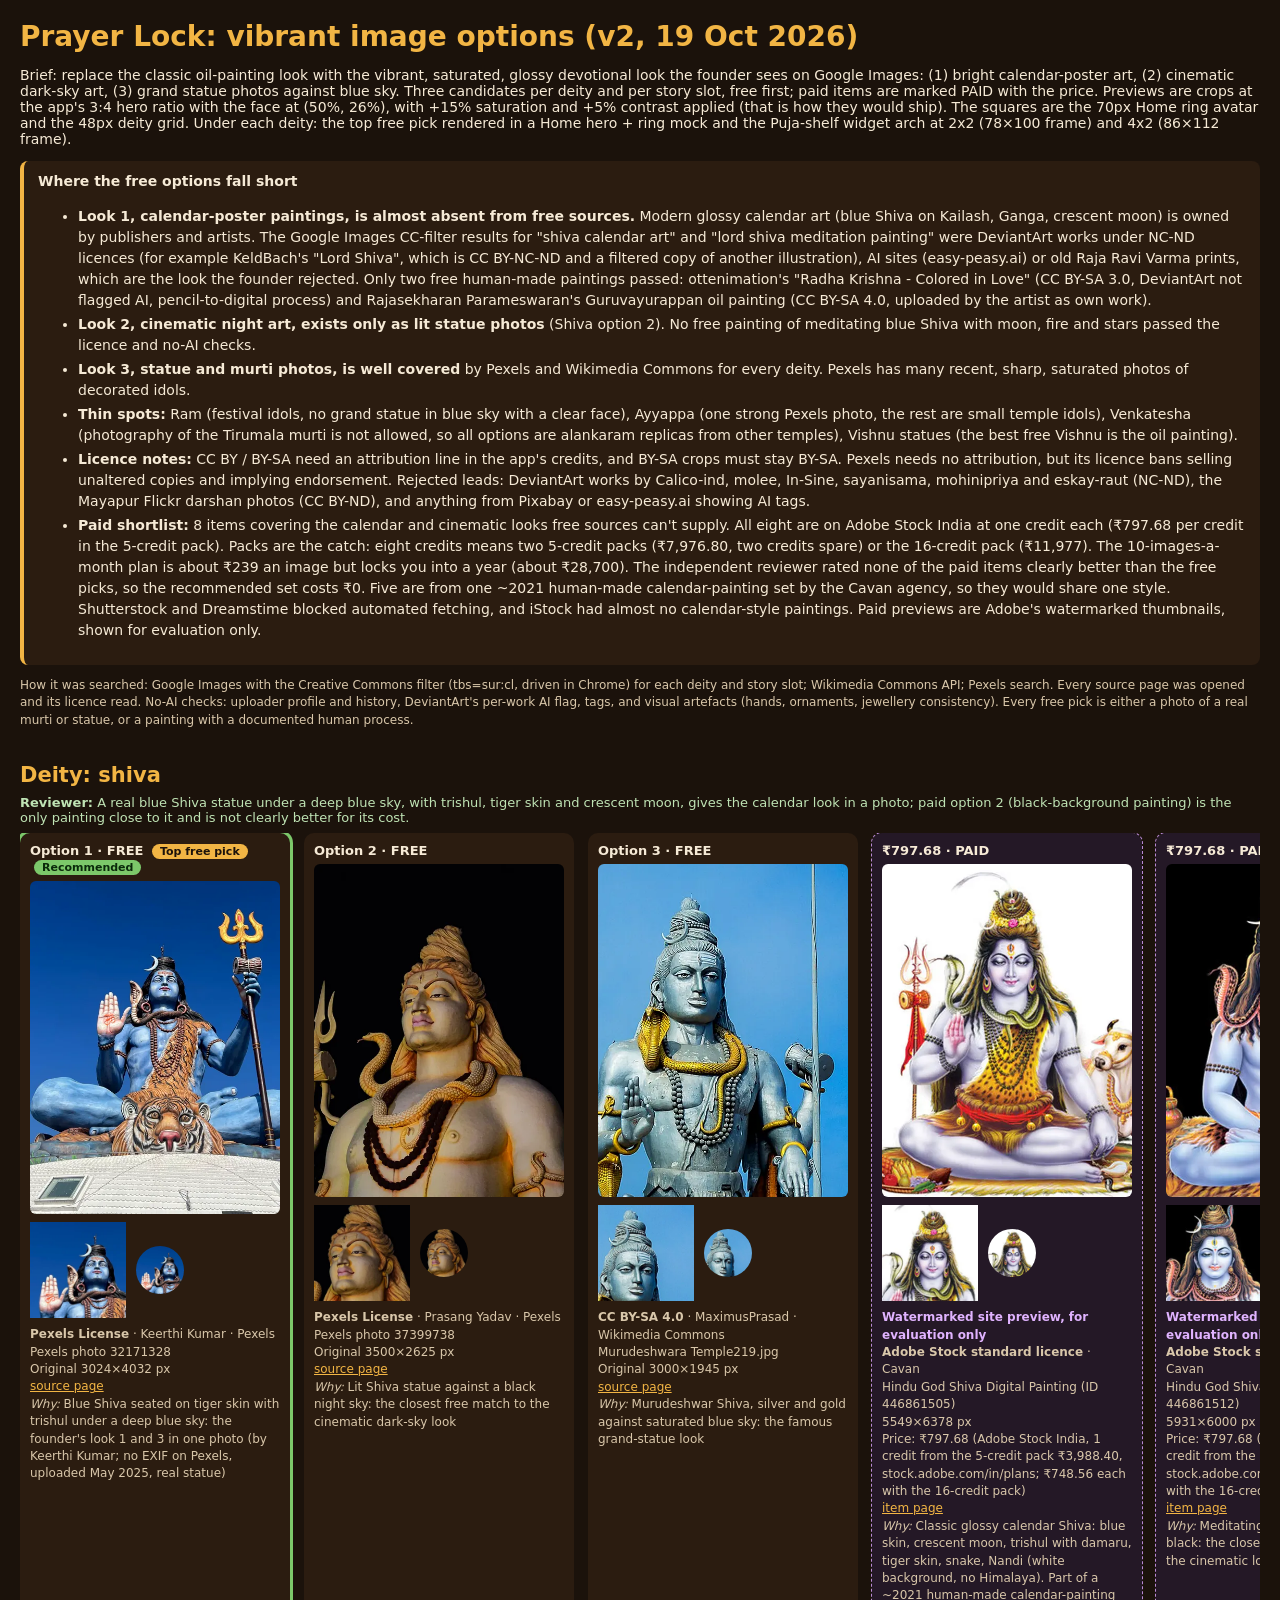
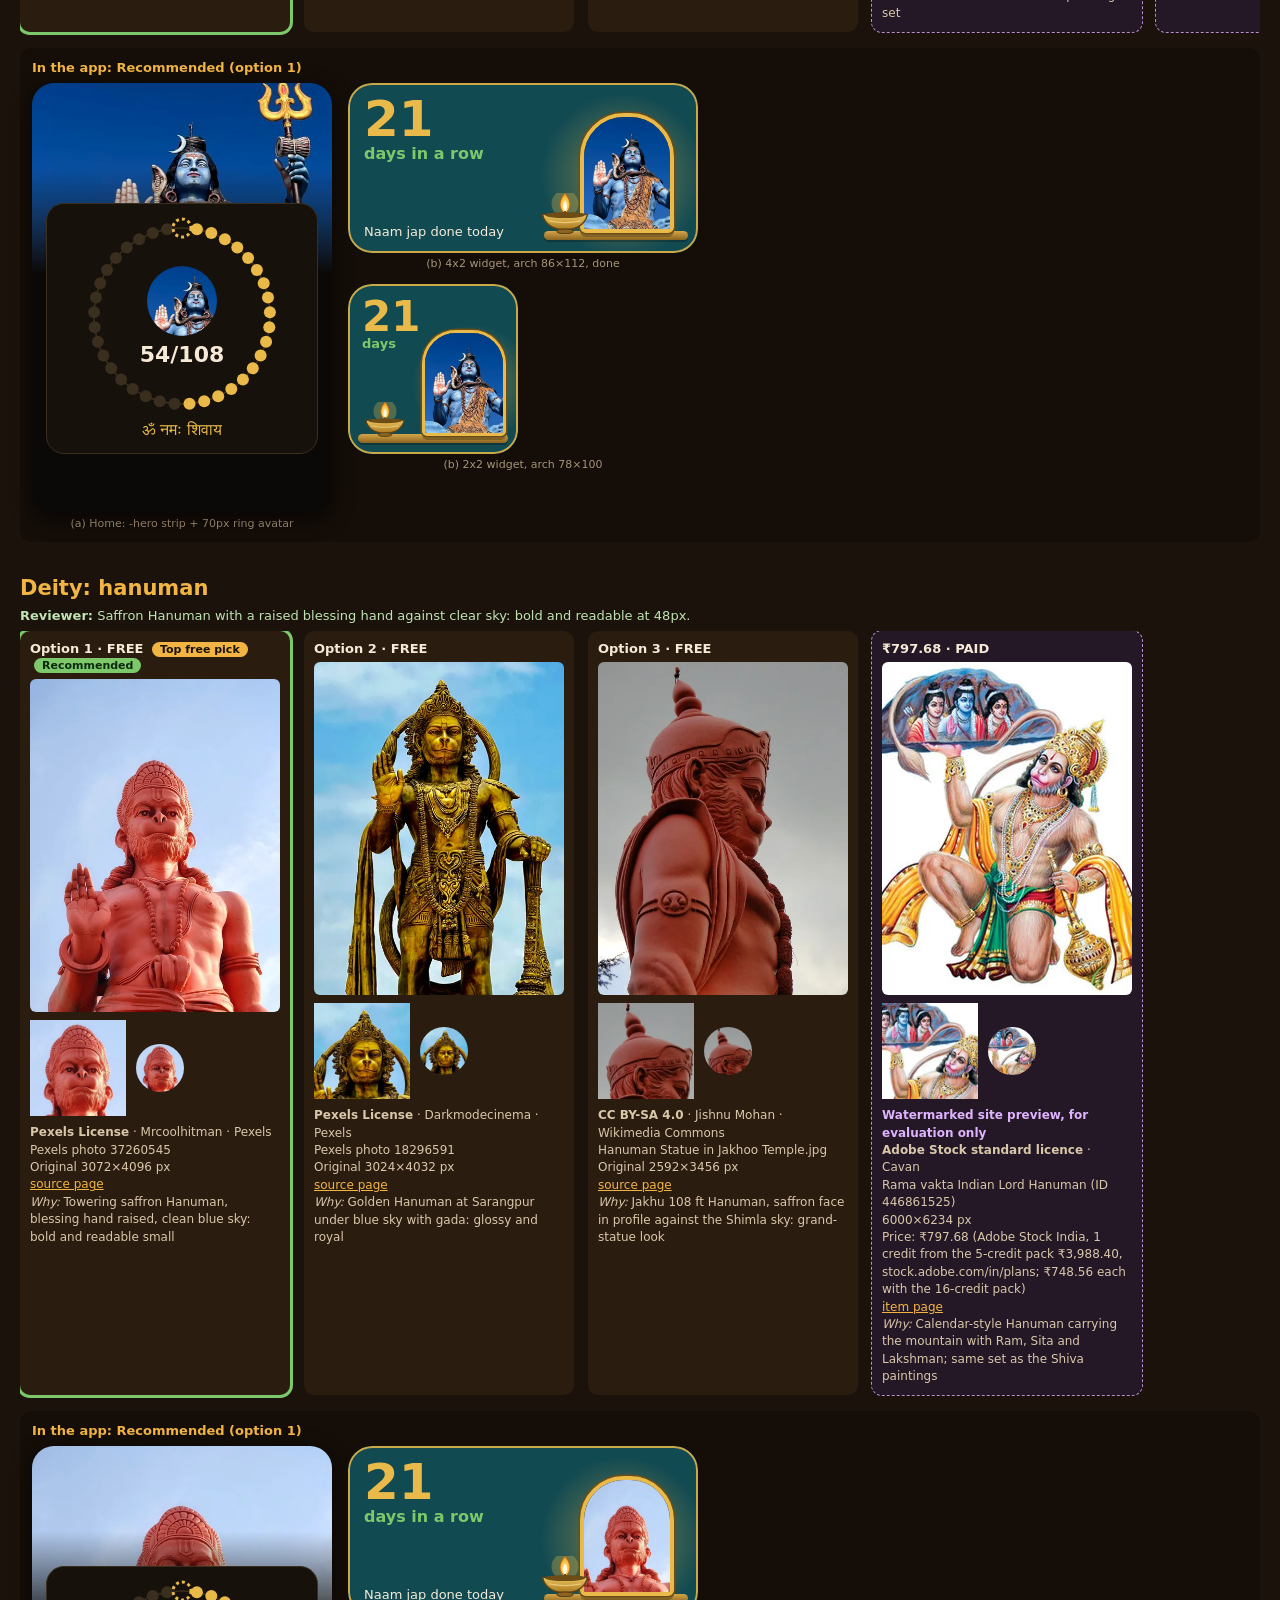
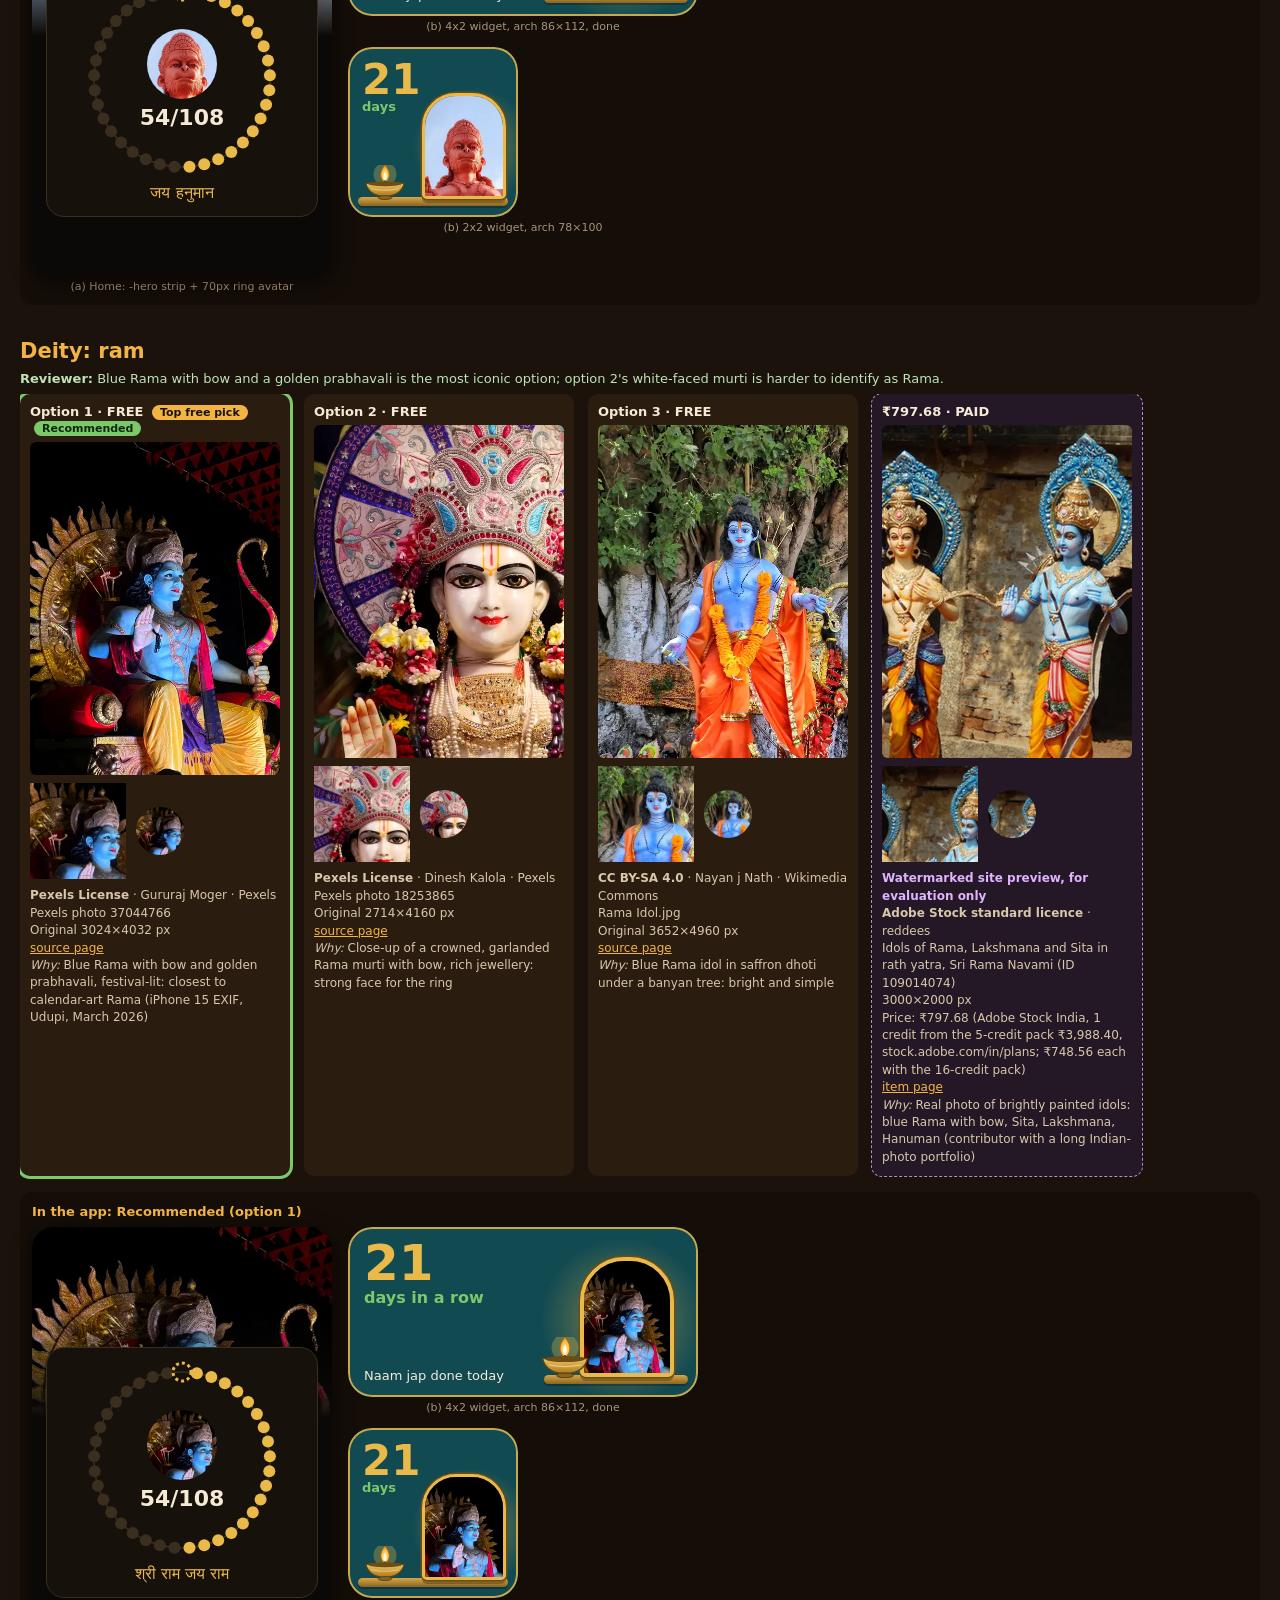
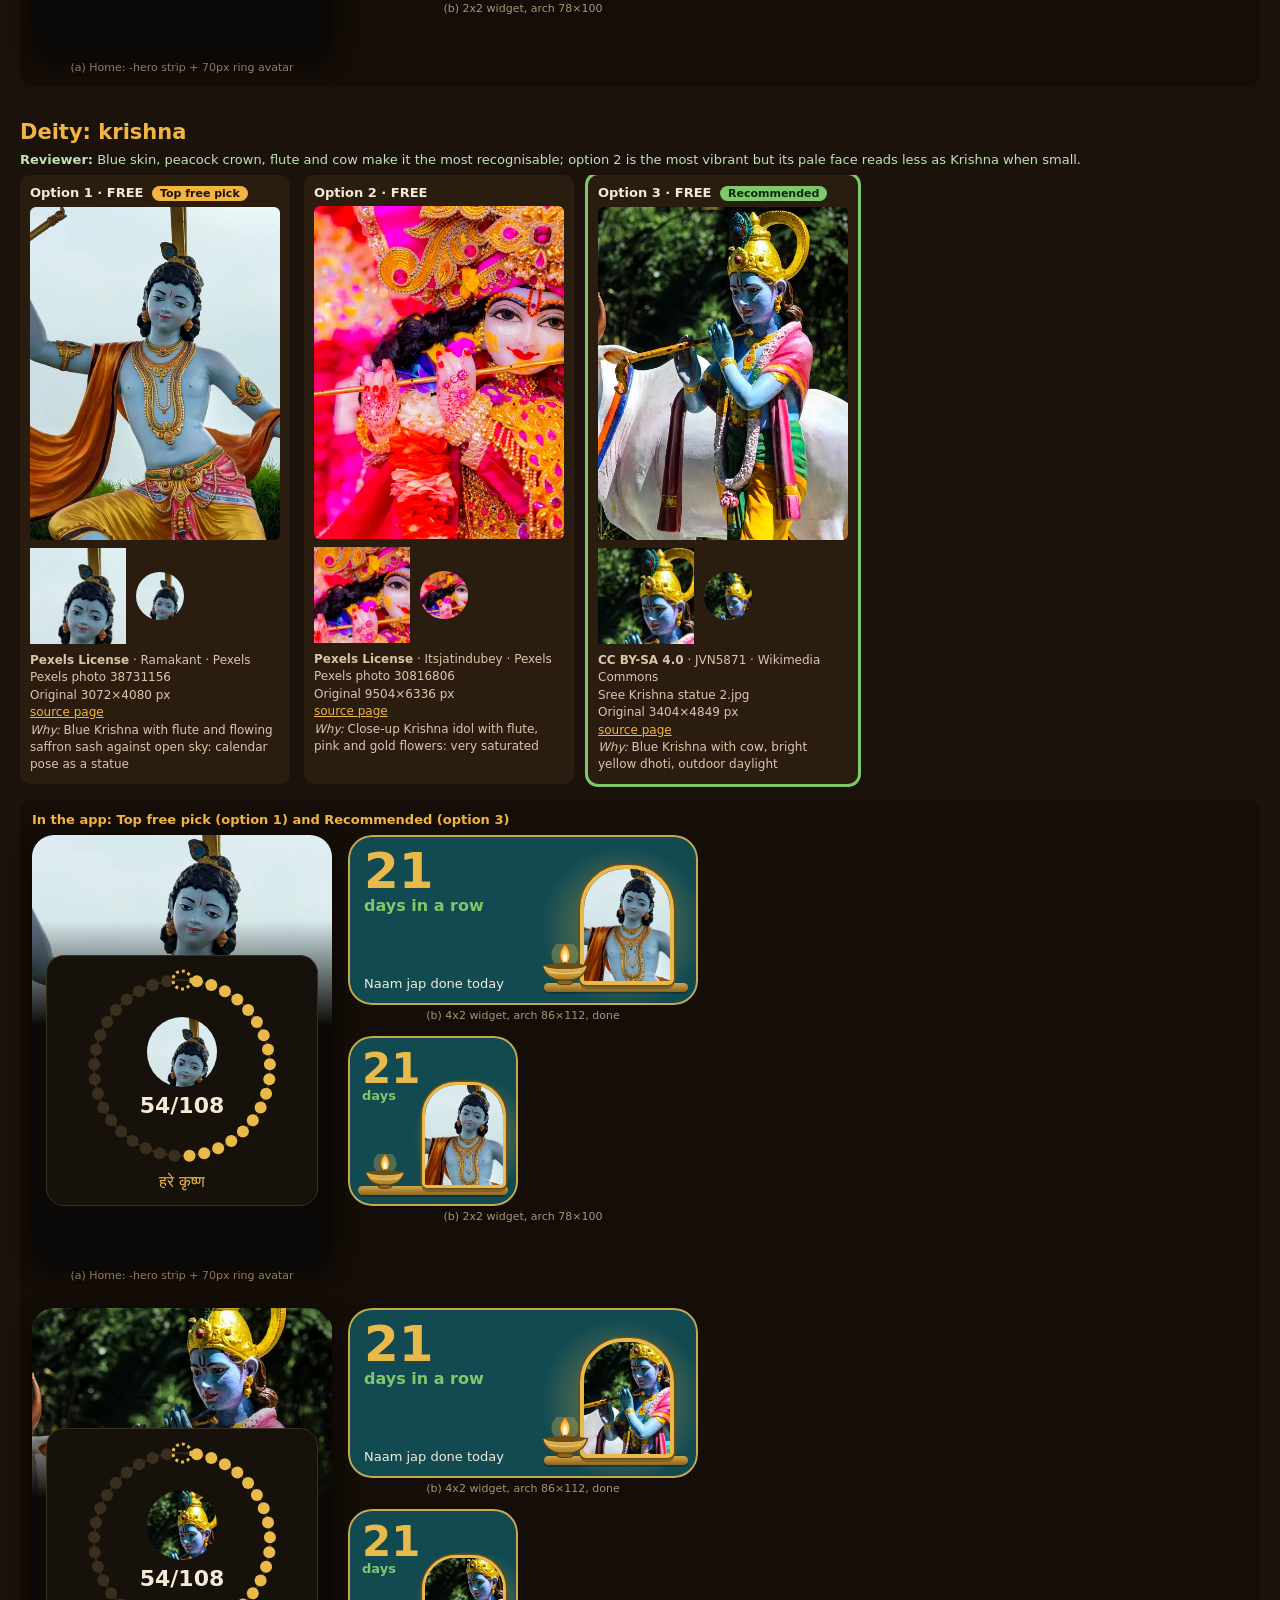
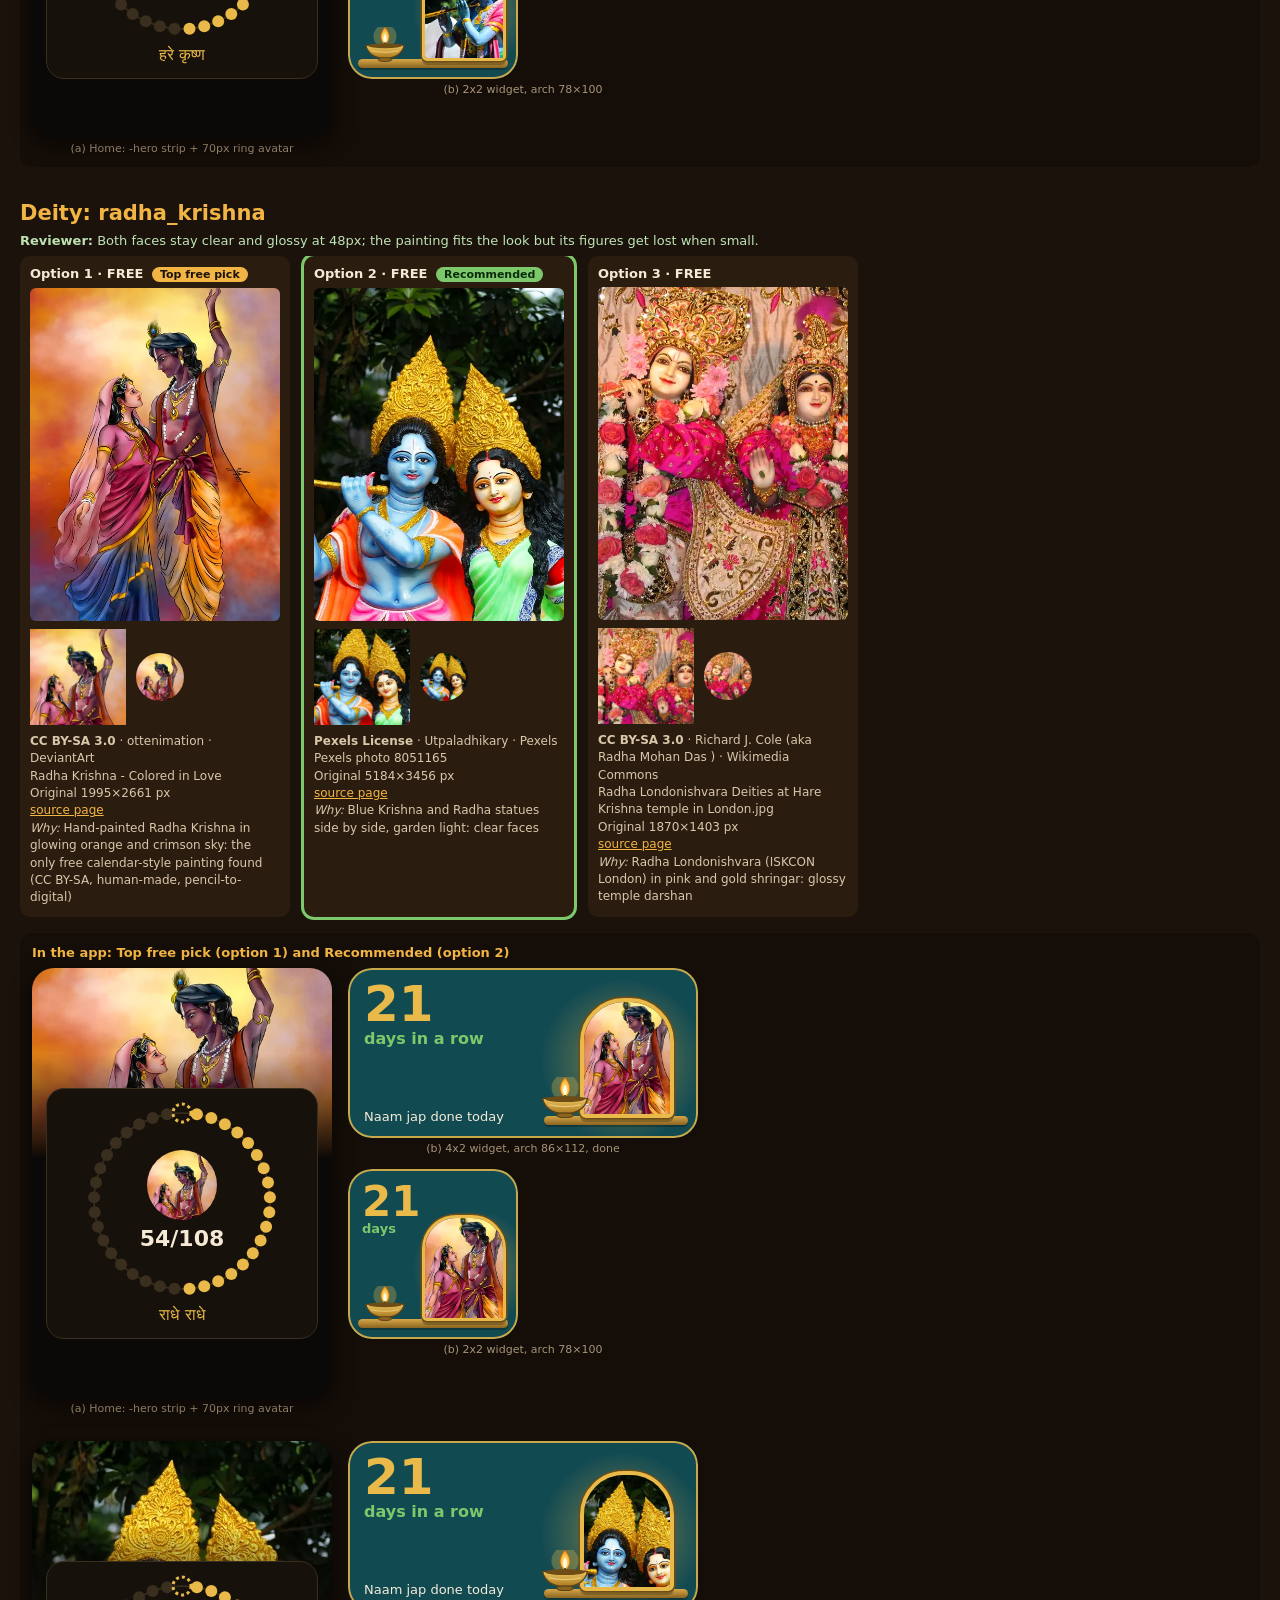
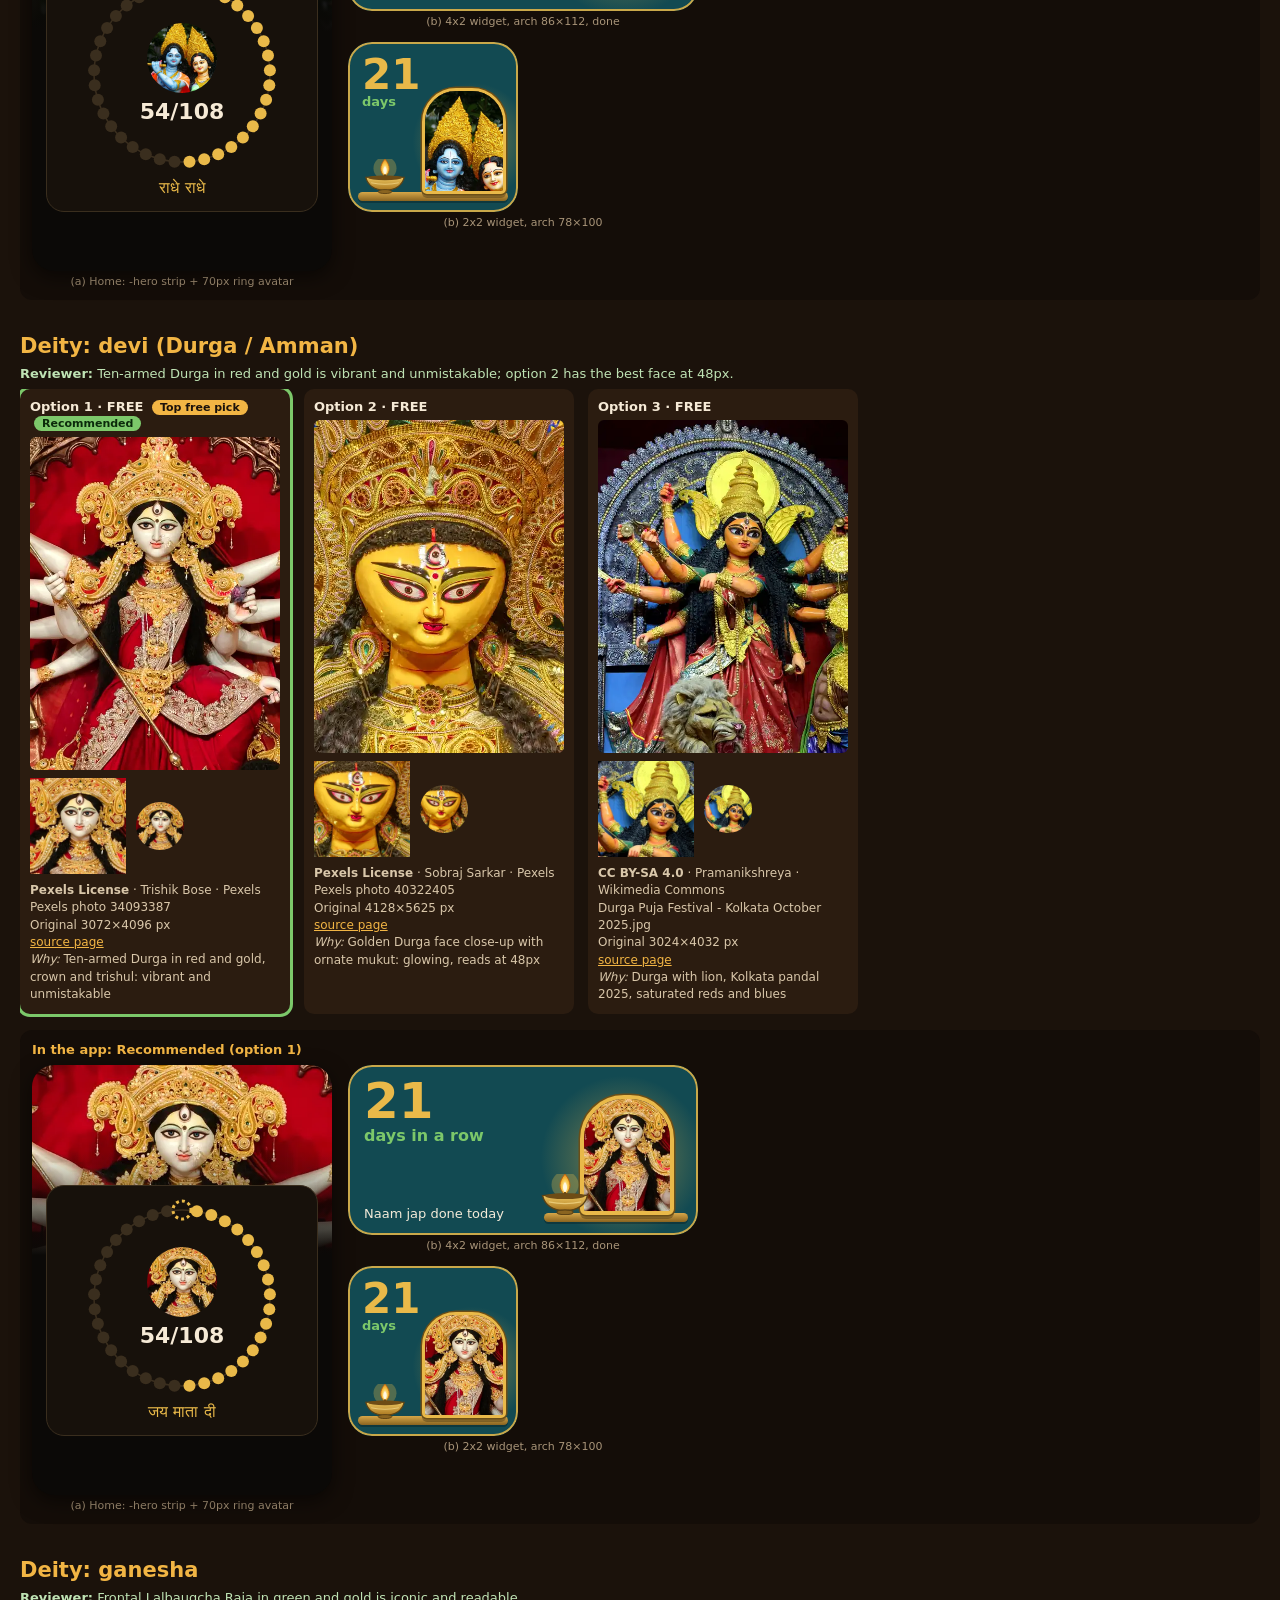
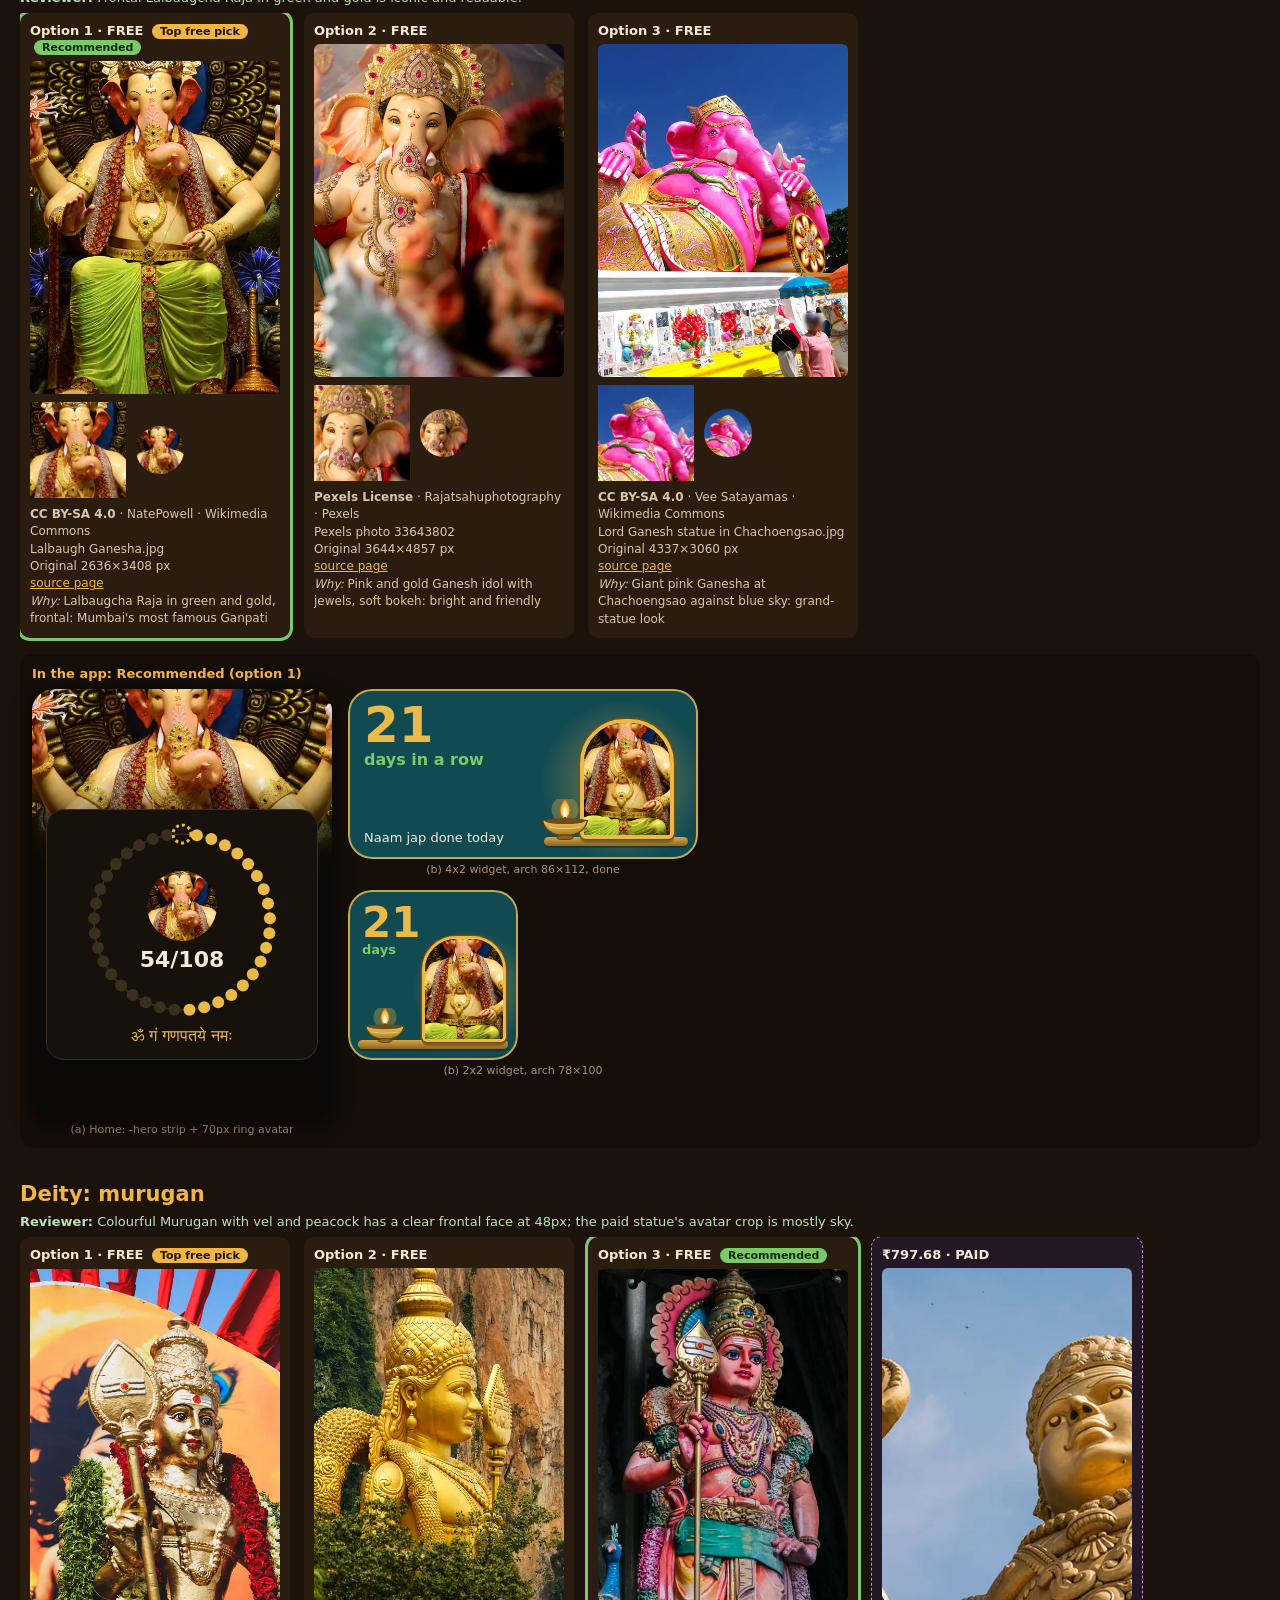
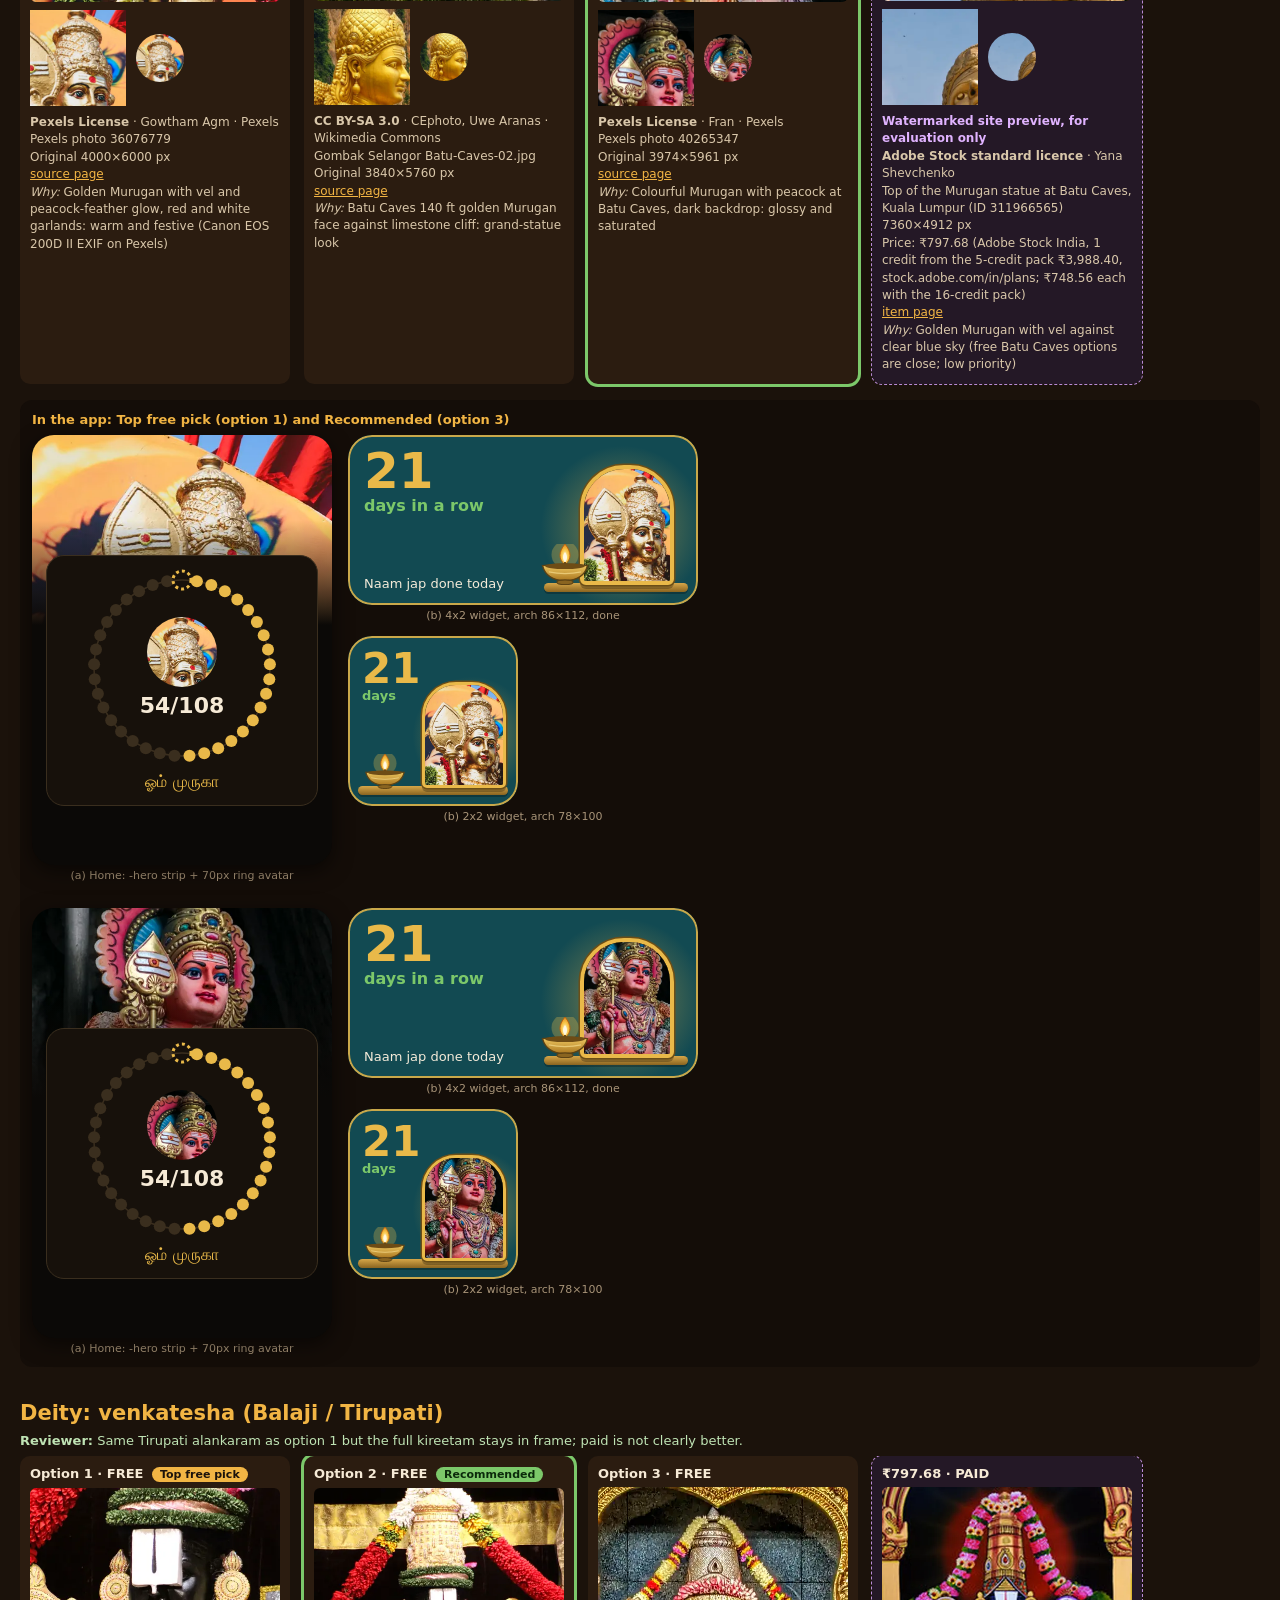
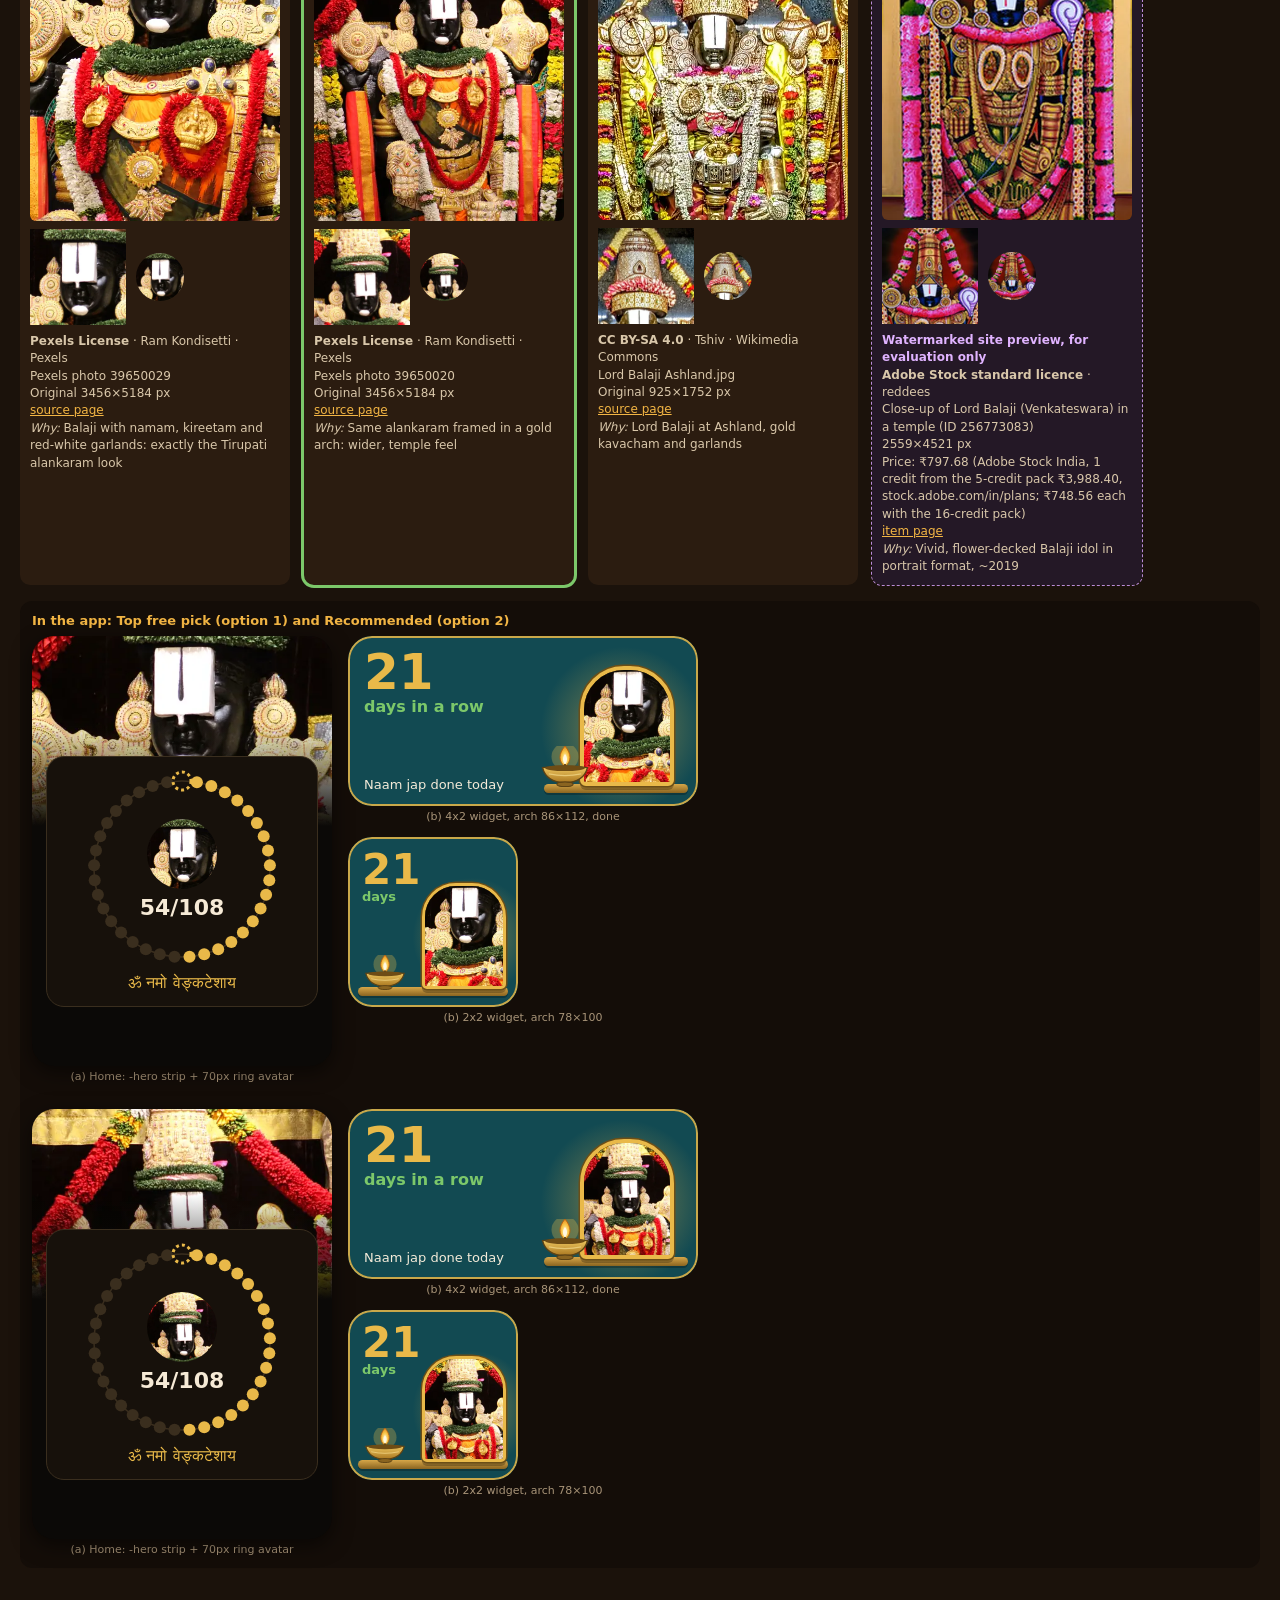
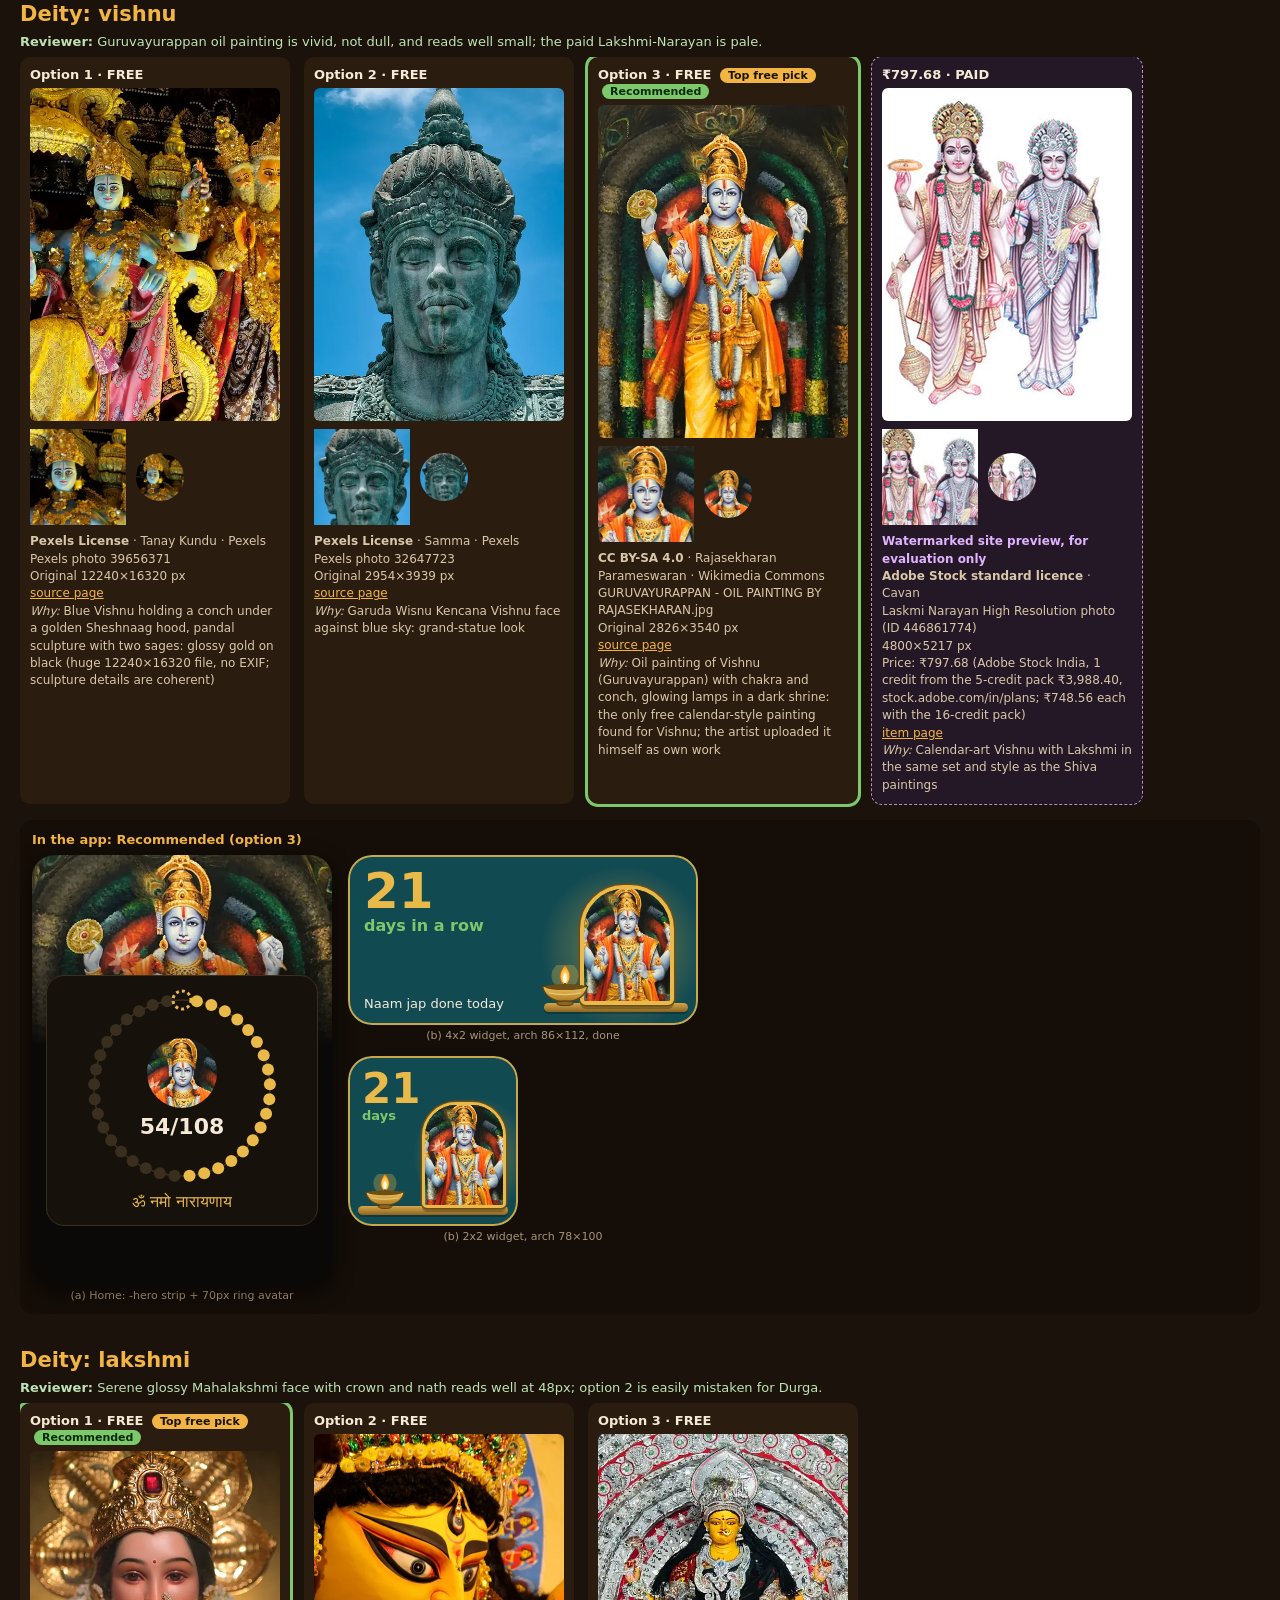
<file: images/v2.html>
<!doctype html><meta charset="utf-8"><meta name="viewport" content="width=device-width,initial-scale=1"><title>Prayer Lock image options v2: vibrant</title>
<style>
body{font:14px system-ui;background:#1b120b;color:#f6ead6;margin:20px;max-width:1400px}h1{color:#f2b544;margin-bottom:4px}h2{margin:34px 0 8px;color:#f2b544;text-transform:none}
.note{background:#2b1c10;border-left:4px solid #f2b544;padding:10px 14px;border-radius:8px;line-height:1.5;margin:12px 0}.note li{margin:3px 0}
.row{display:flex;gap:14px;overflow-x:auto;padding-bottom:6px}.c{background:#2b1c10;border-radius:10px;padding:10px;width:250px;flex:none}
.c.paid{background:#241826;outline:1px dashed #b98ad6}.c.recd{outline:3px solid #7CC86A}.l{font-weight:700;margin-bottom:6px;font-size:13px}
.h{width:250px;height:333px;object-fit:cover;border-radius:6px;display:block}.sq{display:flex;gap:10px;align-items:center;margin:8px 0}.r{border-radius:50%}
.m{font-size:12px;line-height:1.45;color:#d9c7aa;word-break:break-word}a{color:#f2b544}.wm{color:#e0b3ff}
.tag{display:inline-block;border-radius:999px;padding:1px 8px;font-size:11px;margin-left:4px}.tag.top{background:#f2b544;color:#1b120b}.tag.rec{background:#7CC86A;color:#0b2a0b}
.rv{margin:0 0 8px;color:#bfe3b4;font-size:13px}
.inapp{margin:10px 0 0;background:#140d08;border-radius:12px;padding:12px}.il{font-weight:700;font-size:13px;color:#f2b544;margin-bottom:8px}.mrow{display:flex;gap:26px;flex-wrap:wrap}
.mk{display:flex;gap:16px;align-items:flex-start;flex-wrap:wrap}
/* home mock */
.home{width:300px;height:430px;background:#0B0907;border-radius:22px;overflow:hidden;position:relative;flex:none;box-shadow:0 6px 20px #0008}
.home .hero{height:190px;background-size:cover;background-position:50% 18%;position:relative}.home .hero:after{content:"";position:absolute;inset:0;background:linear-gradient(180deg,rgba(0,0,0,0) 45%,#0B0907 100%)}
.home .card{position:absolute;left:14px;right:14px;top:120px;background:#17110b;border:1px solid #3a2e1e;border-radius:18px;padding:12px 0 14px;text-align:center}
.home .rw{position:relative;width:200px;height:200px;margin:0 auto}.home .ctr{position:absolute;inset:0;display:flex;flex-direction:column;align-items:center;justify-content:center;color:#f6ead6}
.home .av{width:70px;height:70px;border-radius:50%;overflow:hidden;box-shadow:inset 0 -4px 0 rgba(0,0,0,.15)}.home .av img{width:100%;height:100%;object-fit:cover}
.home .cnt{font-size:22px;font-weight:800;margin-top:6px}.home .mantra{color:#E9B949;font-size:16px;margin-top:4px}
.cap{font-size:11px;color:#a89478;margin-top:4px;text-align:center}
/* widget mock (from design/widgets/options.html option A, done state) */
.w{position:relative;overflow:hidden;border-radius:24px;background:#124A52;color:#F4EBD9;font-family:system-ui;isolation:isolate;flex:none}
.w4{width:350px;height:170px}.w2{width:170px;height:170px}.a{position:absolute}
.rim{position:absolute;inset:0;border-radius:24px;z-index:20;pointer-events:none;box-shadow:inset 0 0 0 2px rgba(233,185,73,.85)}
.glow{position:absolute;border-radius:50%;background:radial-gradient(circle,rgba(233,185,73,.55),rgba(233,185,73,.18) 45%,transparent 70%);z-index:1}
.frame{position:absolute;z-index:3;border:4px solid #E9B949;border-radius:44px 44px 6px 6px;overflow:hidden;background:#000;box-shadow:0 0 0 1.5px #6b4e17,inset 0 0 0 1.5px #6b4e17,0 4px 0 rgba(0,0,0,.25)}
.frame img{width:100%;height:100%;object-fit:cover;object-position:50% 26%;transform:scale(1.7);transform-origin:50% 26%;display:block}
.ledge{position:absolute;z-index:2;height:9px;border-radius:5px;background:linear-gradient(#d6a648,#8a6420);box-shadow:0 2px 0 rgba(0,0,0,.25)}
.num{font-weight:800;line-height:.9;color:#E9B949}.lab{font-weight:700;color:#7CC86A}
</style>
<h1>Prayer Lock: vibrant image options (v2, 19 Oct 2026)</h1>
<p>Brief: replace the classic oil-painting look with the vibrant, saturated, glossy devotional look the founder sees on Google Images: (1) bright calendar-poster art, (2) cinematic dark-sky art, (3) grand statue photos against blue sky. Three candidates per deity and per story slot, free first; paid items are marked PAID with the price. Previews are crops at the app's 3:4 hero ratio with the face at (50%, 26%), with +15% saturation and +5% contrast applied (that is how they would ship). The squares are the 70px Home ring avatar and the 48px deity grid. Under each deity: the top free pick rendered in a Home hero + ring mock and the Puja-shelf widget arch at 2x2 (78×100 frame) and 4x2 (86×112 frame).</p>
<div class="note"><b>Where the free options fall short</b><ul>
<li><b>Look 1, calendar-poster paintings, is almost absent from free sources.</b> Modern glossy calendar art (blue Shiva on Kailash, Ganga, crescent moon) is owned by publishers and artists. The Google Images CC-filter results for "shiva calendar art" and "lord shiva meditation painting" were DeviantArt works under NC-ND licences (for example KeldBach's "Lord Shiva", which is CC BY-NC-ND and a filtered copy of another illustration), AI sites (easy-peasy.ai) or old Raja Ravi Varma prints, which are the look the founder rejected. Only two free human-made paintings passed: ottenimation's "Radha Krishna - Colored in Love" (CC BY-SA 3.0, DeviantArt not flagged AI, pencil-to-digital process) and Rajasekharan Parameswaran's Guruvayurappan oil painting (CC BY-SA 4.0, uploaded by the artist as own work).</li>
<li><b>Look 2, cinematic night art, exists only as lit statue photos</b> (Shiva option 2). No free painting of meditating blue Shiva with moon, fire and stars passed the licence and no-AI checks.</li>
<li><b>Look 3, statue and murti photos, is well covered</b> by Pexels and Wikimedia Commons for every deity. Pexels has many recent, sharp, saturated photos of decorated idols.</li>
<li><b>Thin spots:</b> Ram (festival idols, no grand statue in blue sky with a clear face), Ayyappa (one strong Pexels photo, the rest are small temple idols), Venkatesha (photography of the Tirumala murti is not allowed, so all options are alankaram replicas from other temples), Vishnu statues (the best free Vishnu is the oil painting).</li>
<li><b>Licence notes:</b> CC BY / BY-SA need an attribution line in the app's credits, and BY-SA crops must stay BY-SA. Pexels needs no attribution, but its licence bans selling unaltered copies and implying endorsement. Rejected leads: DeviantArt works by Calico-ind, molee, In-Sine, sayanisama, mohinipriya and eskay-raut (NC-ND), the Mayapur Flickr darshan photos (CC BY-ND), and anything from Pixabay or easy-peasy.ai showing AI tags.</li>
<li><b>Paid shortlist:</b> 8 items covering the calendar and cinematic looks free sources can't supply. All eight are on Adobe Stock India at one credit each (₹797.68 per credit in the 5-credit pack). Packs are the catch: eight credits means two 5-credit packs (₹7,976.80, two credits spare) or the 16-credit pack (₹11,977). The 10-images-a-month plan is about ₹239 an image but locks you into a year (about ₹28,700). The independent reviewer rated none of the paid items clearly better than the free picks, so the recommended set costs ₹0. Five are from one ~2021 human-made calendar-painting set by the Cavan agency, so they would share one style. Shutterstock and Dreamstime blocked automated fetching, and iStock had almost no calendar-style paintings. Paid previews are Adobe's watermarked thumbnails, shown for evaluation only.</li>
</ul></div>
<p class="m">How it was searched: Google Images with the Creative Commons filter (tbs=sur:cl, driven in Chrome) for each deity and story slot; Wikimedia Commons API; Pexels search. Every source page was opened and its licence read. No-AI checks: uploader profile and history, DeviantArt's per-work AI flag, tags, and visual artefacts (hands, ornaments, jewellery consistency). Every free pick is either a photo of a real murti or statue, or a painting with a documented human process.</p>
<h2 id="shiva">Deity: shiva</h2><p class="rv"><b>Reviewer:</b> A real blue Shiva statue under a deep blue sky, with trishul, tiger skin and crescent moon, gives the calendar look in a photo; paid option 2 (black-background painting) is the only painting close to it and is not clearly better for its cost.</p><div class="row"><div class="c recd" id="shiva-1"><div class="l">Option 1 · FREE <span class="tag top">Top free pick</span><span class="tag rec">Recommended</span></div><img class="h" src="v2/shiva-1-hero.webp" loading="lazy" alt=""><div class="sq"><img src="v2/shiva-1-sq.webp" width="96" height="96"><img src="v2/shiva-1-sq.webp" width="48" height="48" class="r"></div>
<div class="m"><b>Pexels License</b> · Keerthi Kumar · Pexels<br>Pexels photo 32171328<br>Original 3024×4032 px<br><a href="https://www.pexels.com/photo/32171328/" target="_blank" rel="noopener">source page</a><br><i>Why:</i> Blue Shiva seated on tiger skin with trishul under a deep blue sky: the founder&#x27;s look 1 and 3 in one photo (by Keerthi Kumar; no EXIF on Pexels, uploaded May 2025, real statue)</div></div><div class="c" id="shiva-2"><div class="l">Option 2 · FREE </div><img class="h" src="v2/shiva-2-hero.webp" loading="lazy" alt=""><div class="sq"><img src="v2/shiva-2-sq.webp" width="96" height="96"><img src="v2/shiva-2-sq.webp" width="48" height="48" class="r"></div>
<div class="m"><b>Pexels License</b> · Prasang Yadav · Pexels<br>Pexels photo 37399738<br>Original 3500×2625 px<br><a href="https://www.pexels.com/photo/37399738/" target="_blank" rel="noopener">source page</a><br><i>Why:</i> Lit Shiva statue against a black night sky: the closest free match to the cinematic dark-sky look</div></div><div class="c" id="shiva-3"><div class="l">Option 3 · FREE </div><img class="h" src="v2/shiva-3-hero.webp" loading="lazy" alt=""><div class="sq"><img src="v2/shiva-3-sq.webp" width="96" height="96"><img src="v2/shiva-3-sq.webp" width="48" height="48" class="r"></div>
<div class="m"><b>CC BY-SA 4.0</b> · MaximusPrasad · Wikimedia Commons<br>Murudeshwara Temple219.jpg<br>Original 3000×1945 px<br><a href="https://commons.wikimedia.org/wiki/File:Murudeshwara_Temple219.jpg" target="_blank" rel="noopener">source page</a><br><i>Why:</i> Murudeshwar Shiva, silver and gold against saturated blue sky: the famous grand-statue look</div></div><div class="c paid" id="shiva-paid1"><div class="l">₹797.68 · PAID</div><img class="h" src="v2/shiva-paid1-hero.webp" loading="lazy" alt=""><div class="sq"><img src="v2/shiva-paid1-sq.webp" width="96" height="96"><img src="v2/shiva-paid1-sq.webp" width="48" height="48" class="r"></div>
<div class="m"><b class="wm">Watermarked site preview, for evaluation only</b><br><b>Adobe Stock standard licence</b> · Cavan<br>Hindu God Shiva Digital Painting (ID 446861505)<br>5549×6378 px<br>Price: ₹797.68 (Adobe Stock India, 1 credit from the 5-credit pack ₹3,988.40, stock.adobe.com/in/plans; ₹748.56 each with the 16-credit pack)<br><a href="https://stock.adobe.com/in/images/x/446861505" target="_blank" rel="noopener">item page</a><br><i>Why:</i> Classic glossy calendar Shiva: blue skin, crescent moon, trishul with damaru, tiger skin, snake, Nandi (white background, no Himalaya). Part of a ~2021 human-made calendar-painting set</div></div><div class="c paid" id="shiva-paid2"><div class="l">₹797.68 · PAID</div><img class="h" src="v2/shiva-paid2-hero.webp" loading="lazy" alt=""><div class="sq"><img src="v2/shiva-paid2-sq.webp" width="96" height="96"><img src="v2/shiva-paid2-sq.webp" width="48" height="48" class="r"></div>
<div class="m"><b class="wm">Watermarked site preview, for evaluation only</b><br><b>Adobe Stock standard licence</b> · Cavan<br>Hindu God Shiva Digital Painting (ID 446861512)<br>5931×6000 px<br>Price: ₹797.68 (Adobe Stock India, 1 credit from the 5-credit pack ₹3,988.40, stock.adobe.com/in/plans; ₹748.56 each with the 16-credit pack)<br><a href="https://stock.adobe.com/in/images/x/446861512" target="_blank" rel="noopener">item page</a><br><i>Why:</i> Meditating blue Shiva on pure black: the closest human-made match to the cinematic look (no moon or stars)</div></div></div>
<div class="inapp"><div class="il">In the app: Recommended (option 1)</div><div class="mrow"><div class="mk" data-hero="v2/shiva-1-hero.webp" data-sq="v2/shiva-1-sq.webp" data-m="ॐ नमः शिवाय"></div></div></div>
<h2 id="hanuman">Deity: hanuman</h2><p class="rv"><b>Reviewer:</b> Saffron Hanuman with a raised blessing hand against clear sky: bold and readable at 48px.</p><div class="row"><div class="c recd" id="hanuman-1"><div class="l">Option 1 · FREE <span class="tag top">Top free pick</span><span class="tag rec">Recommended</span></div><img class="h" src="v2/hanuman-1-hero.webp" loading="lazy" alt=""><div class="sq"><img src="v2/hanuman-1-sq.webp" width="96" height="96"><img src="v2/hanuman-1-sq.webp" width="48" height="48" class="r"></div>
<div class="m"><b>Pexels License</b> · Mrcoolhitman · Pexels<br>Pexels photo 37260545<br>Original 3072×4096 px<br><a href="https://www.pexels.com/photo/37260545/" target="_blank" rel="noopener">source page</a><br><i>Why:</i> Towering saffron Hanuman, blessing hand raised, clean blue sky: bold and readable small</div></div><div class="c" id="hanuman-2"><div class="l">Option 2 · FREE </div><img class="h" src="v2/hanuman-2-hero.webp" loading="lazy" alt=""><div class="sq"><img src="v2/hanuman-2-sq.webp" width="96" height="96"><img src="v2/hanuman-2-sq.webp" width="48" height="48" class="r"></div>
<div class="m"><b>Pexels License</b> · Darkmodecinema · Pexels<br>Pexels photo 18296591<br>Original 3024×4032 px<br><a href="https://www.pexels.com/photo/18296591/" target="_blank" rel="noopener">source page</a><br><i>Why:</i> Golden Hanuman at Sarangpur under blue sky with gada: glossy and royal</div></div><div class="c" id="hanuman-3"><div class="l">Option 3 · FREE </div><img class="h" src="v2/hanuman-3-hero.webp" loading="lazy" alt=""><div class="sq"><img src="v2/hanuman-3-sq.webp" width="96" height="96"><img src="v2/hanuman-3-sq.webp" width="48" height="48" class="r"></div>
<div class="m"><b>CC BY-SA 4.0</b> · Jishnu Mohan · Wikimedia Commons<br>Hanuman Statue in Jakhoo Temple.jpg<br>Original 2592×3456 px<br><a href="https://commons.wikimedia.org/wiki/File:Hanuman_Statue_in_Jakhoo_Temple.jpg" target="_blank" rel="noopener">source page</a><br><i>Why:</i> Jakhu 108 ft Hanuman, saffron face in profile against the Shimla sky: grand-statue look</div></div><div class="c paid" id="hanuman-paid1"><div class="l">₹797.68 · PAID</div><img class="h" src="v2/hanuman-paid1-hero.webp" loading="lazy" alt=""><div class="sq"><img src="v2/hanuman-paid1-sq.webp" width="96" height="96"><img src="v2/hanuman-paid1-sq.webp" width="48" height="48" class="r"></div>
<div class="m"><b class="wm">Watermarked site preview, for evaluation only</b><br><b>Adobe Stock standard licence</b> · Cavan<br>Rama vakta Indian Lord Hanuman (ID 446861525)<br>6000×6234 px<br>Price: ₹797.68 (Adobe Stock India, 1 credit from the 5-credit pack ₹3,988.40, stock.adobe.com/in/plans; ₹748.56 each with the 16-credit pack)<br><a href="https://stock.adobe.com/in/images/x/446861525" target="_blank" rel="noopener">item page</a><br><i>Why:</i> Calendar-style Hanuman carrying the mountain with Ram, Sita and Lakshman; same set as the Shiva paintings</div></div></div>
<div class="inapp"><div class="il">In the app: Recommended (option 1)</div><div class="mrow"><div class="mk" data-hero="v2/hanuman-1-hero.webp" data-sq="v2/hanuman-1-sq.webp" data-m="जय हनुमान"></div></div></div>
<h2 id="ram">Deity: ram</h2><p class="rv"><b>Reviewer:</b> Blue Rama with bow and a golden prabhavali is the most iconic option; option 2&#x27;s white-faced murti is harder to identify as Rama.</p><div class="row"><div class="c recd" id="ram-1"><div class="l">Option 1 · FREE <span class="tag top">Top free pick</span><span class="tag rec">Recommended</span></div><img class="h" src="v2/ram-1-hero.webp" loading="lazy" alt=""><div class="sq"><img src="v2/ram-1-sq.webp" width="96" height="96"><img src="v2/ram-1-sq.webp" width="48" height="48" class="r"></div>
<div class="m"><b>Pexels License</b> · Gururaj Moger · Pexels<br>Pexels photo 37044766<br>Original 3024×4032 px<br><a href="https://www.pexels.com/photo/37044766/" target="_blank" rel="noopener">source page</a><br><i>Why:</i> Blue Rama with bow and golden prabhavali, festival-lit: closest to calendar-art Rama (iPhone 15 EXIF, Udupi, March 2026)</div></div><div class="c" id="ram-2"><div class="l">Option 2 · FREE </div><img class="h" src="v2/ram-2-hero.webp" loading="lazy" alt=""><div class="sq"><img src="v2/ram-2-sq.webp" width="96" height="96"><img src="v2/ram-2-sq.webp" width="48" height="48" class="r"></div>
<div class="m"><b>Pexels License</b> · Dinesh Kalola · Pexels<br>Pexels photo 18253865<br>Original 2714×4160 px<br><a href="https://www.pexels.com/photo/18253865/" target="_blank" rel="noopener">source page</a><br><i>Why:</i> Close-up of a crowned, garlanded Rama murti with bow, rich jewellery: strong face for the ring</div></div><div class="c" id="ram-3"><div class="l">Option 3 · FREE </div><img class="h" src="v2/ram-3-hero.webp" loading="lazy" alt=""><div class="sq"><img src="v2/ram-3-sq.webp" width="96" height="96"><img src="v2/ram-3-sq.webp" width="48" height="48" class="r"></div>
<div class="m"><b>CC BY-SA 4.0</b> · Nayan j Nath · Wikimedia Commons<br>Rama Idol.jpg<br>Original 3652×4960 px<br><a href="https://commons.wikimedia.org/wiki/File:Rama_Idol.jpg" target="_blank" rel="noopener">source page</a><br><i>Why:</i> Blue Rama idol in saffron dhoti under a banyan tree: bright and simple</div></div><div class="c paid" id="ram-paid1"><div class="l">₹797.68 · PAID</div><img class="h" src="v2/ram-paid1-hero.webp" loading="lazy" alt=""><div class="sq"><img src="v2/ram-paid1-sq.webp" width="96" height="96"><img src="v2/ram-paid1-sq.webp" width="48" height="48" class="r"></div>
<div class="m"><b class="wm">Watermarked site preview, for evaluation only</b><br><b>Adobe Stock standard licence</b> · reddees<br>Idols of Rama, Lakshmana and Sita in rath yatra, Sri Rama Navami (ID 109014074)<br>3000×2000 px<br>Price: ₹797.68 (Adobe Stock India, 1 credit from the 5-credit pack ₹3,988.40, stock.adobe.com/in/plans; ₹748.56 each with the 16-credit pack)<br><a href="https://stock.adobe.com/in/images/x/109014074" target="_blank" rel="noopener">item page</a><br><i>Why:</i> Real photo of brightly painted idols: blue Rama with bow, Sita, Lakshmana, Hanuman (contributor with a long Indian-photo portfolio)</div></div></div>
<div class="inapp"><div class="il">In the app: Recommended (option 1)</div><div class="mrow"><div class="mk" data-hero="v2/ram-1-hero.webp" data-sq="v2/ram-1-sq.webp" data-m="श्री राम जय राम"></div></div></div>
<h2 id="krishna">Deity: krishna</h2><p class="rv"><b>Reviewer:</b> Blue skin, peacock crown, flute and cow make it the most recognisable; option 2 is the most vibrant but its pale face reads less as Krishna when small.</p><div class="row"><div class="c" id="krishna-1"><div class="l">Option 1 · FREE <span class="tag top">Top free pick</span></div><img class="h" src="v2/krishna-1-hero.webp" loading="lazy" alt=""><div class="sq"><img src="v2/krishna-1-sq.webp" width="96" height="96"><img src="v2/krishna-1-sq.webp" width="48" height="48" class="r"></div>
<div class="m"><b>Pexels License</b> · Ramakant · Pexels<br>Pexels photo 38731156<br>Original 3072×4080 px<br><a href="https://www.pexels.com/photo/38731156/" target="_blank" rel="noopener">source page</a><br><i>Why:</i> Blue Krishna with flute and flowing saffron sash against open sky: calendar pose as a statue</div></div><div class="c" id="krishna-2"><div class="l">Option 2 · FREE </div><img class="h" src="v2/krishna-2-hero.webp" loading="lazy" alt=""><div class="sq"><img src="v2/krishna-2-sq.webp" width="96" height="96"><img src="v2/krishna-2-sq.webp" width="48" height="48" class="r"></div>
<div class="m"><b>Pexels License</b> · Itsjatindubey · Pexels<br>Pexels photo 30816806<br>Original 9504×6336 px<br><a href="https://www.pexels.com/photo/30816806/" target="_blank" rel="noopener">source page</a><br><i>Why:</i> Close-up Krishna idol with flute, pink and gold flowers: very saturated</div></div><div class="c recd" id="krishna-3"><div class="l">Option 3 · FREE <span class="tag rec">Recommended</span></div><img class="h" src="v2/krishna-3-hero.webp" loading="lazy" alt=""><div class="sq"><img src="v2/krishna-3-sq.webp" width="96" height="96"><img src="v2/krishna-3-sq.webp" width="48" height="48" class="r"></div>
<div class="m"><b>CC BY-SA 4.0</b> · JVN5871 · Wikimedia Commons<br>Sree Krishna statue 2.jpg<br>Original 3404×4849 px<br><a href="https://commons.wikimedia.org/wiki/File:Sree_Krishna_statue_2.jpg" target="_blank" rel="noopener">source page</a><br><i>Why:</i> Blue Krishna with cow, bright yellow dhoti, outdoor daylight</div></div></div>
<div class="inapp"><div class="il">In the app: Top free pick (option 1) and Recommended (option 3)</div><div class="mrow"><div class="mk" data-hero="v2/krishna-1-hero.webp" data-sq="v2/krishna-1-sq.webp" data-m="हरे कृष्ण"></div><div class="mk" data-hero="v2/krishna-3-hero.webp" data-sq="v2/krishna-3-sq.webp" data-m="हरे कृष्ण"></div></div></div>
<h2 id="radha_krishna">Deity: radha_krishna</h2><p class="rv"><b>Reviewer:</b> Both faces stay clear and glossy at 48px; the painting fits the look but its figures get lost when small.</p><div class="row"><div class="c" id="radha_krishna-1"><div class="l">Option 1 · FREE <span class="tag top">Top free pick</span></div><img class="h" src="v2/radha_krishna-1-hero.webp" loading="lazy" alt=""><div class="sq"><img src="v2/radha_krishna-1-sq.webp" width="96" height="96"><img src="v2/radha_krishna-1-sq.webp" width="48" height="48" class="r"></div>
<div class="m"><b>CC BY-SA 3.0</b> · ottenimation · DeviantArt<br>Radha Krishna - Colored in Love<br>Original 1995×2661 px<br><a href="https://www.deviantart.com/ottenimation/art/Radha-Krishna---Colored-in-Love-1305490721" target="_blank" rel="noopener">source page</a><br><i>Why:</i> Hand-painted Radha Krishna in glowing orange and crimson sky: the only free calendar-style painting found (CC BY-SA, human-made, pencil-to-digital)</div></div><div class="c recd" id="radha_krishna-2"><div class="l">Option 2 · FREE <span class="tag rec">Recommended</span></div><img class="h" src="v2/radha_krishna-2-hero.webp" loading="lazy" alt=""><div class="sq"><img src="v2/radha_krishna-2-sq.webp" width="96" height="96"><img src="v2/radha_krishna-2-sq.webp" width="48" height="48" class="r"></div>
<div class="m"><b>Pexels License</b> · Utpaladhikary · Pexels<br>Pexels photo 8051165<br>Original 5184×3456 px<br><a href="https://www.pexels.com/photo/8051165/" target="_blank" rel="noopener">source page</a><br><i>Why:</i> Blue Krishna and Radha statues side by side, garden light: clear faces</div></div><div class="c" id="radha_krishna-3"><div class="l">Option 3 · FREE </div><img class="h" src="v2/radha_krishna-3-hero.webp" loading="lazy" alt=""><div class="sq"><img src="v2/radha_krishna-3-sq.webp" width="96" height="96"><img src="v2/radha_krishna-3-sq.webp" width="48" height="48" class="r"></div>
<div class="m"><b>CC BY-SA 3.0</b> · Richard J. Cole (aka Radha Mohan Das ) · Wikimedia Commons<br>Radha Londonishvara Deities at Hare Krishna temple in London.jpg<br>Original 1870×1403 px<br><a href="https://commons.wikimedia.org/wiki/File:Radha_Londonishvara_Deities_at_Hare_Krishna_temple_in_London.jpg" target="_blank" rel="noopener">source page</a><br><i>Why:</i> Radha Londonishvara (ISKCON London) in pink and gold shringar: glossy temple darshan</div></div></div>
<div class="inapp"><div class="il">In the app: Top free pick (option 1) and Recommended (option 2)</div><div class="mrow"><div class="mk" data-hero="v2/radha_krishna-1-hero.webp" data-sq="v2/radha_krishna-1-sq.webp" data-m="राधे राधे"></div><div class="mk" data-hero="v2/radha_krishna-2-hero.webp" data-sq="v2/radha_krishna-2-sq.webp" data-m="राधे राधे"></div></div></div>
<h2 id="devi">Deity: devi (Durga / Amman)</h2><p class="rv"><b>Reviewer:</b> Ten-armed Durga in red and gold is vibrant and unmistakable; option 2 has the best face at 48px.</p><div class="row"><div class="c recd" id="devi-1"><div class="l">Option 1 · FREE <span class="tag top">Top free pick</span><span class="tag rec">Recommended</span></div><img class="h" src="v2/devi-1-hero.webp" loading="lazy" alt=""><div class="sq"><img src="v2/devi-1-sq.webp" width="96" height="96"><img src="v2/devi-1-sq.webp" width="48" height="48" class="r"></div>
<div class="m"><b>Pexels License</b> · Trishik Bose · Pexels<br>Pexels photo 34093387<br>Original 3072×4096 px<br><a href="https://www.pexels.com/photo/34093387/" target="_blank" rel="noopener">source page</a><br><i>Why:</i> Ten-armed Durga in red and gold, crown and trishul: vibrant and unmistakable</div></div><div class="c" id="devi-2"><div class="l">Option 2 · FREE </div><img class="h" src="v2/devi-2-hero.webp" loading="lazy" alt=""><div class="sq"><img src="v2/devi-2-sq.webp" width="96" height="96"><img src="v2/devi-2-sq.webp" width="48" height="48" class="r"></div>
<div class="m"><b>Pexels License</b> · Sobraj Sarkar · Pexels<br>Pexels photo 40322405<br>Original 4128×5625 px<br><a href="https://www.pexels.com/photo/40322405/" target="_blank" rel="noopener">source page</a><br><i>Why:</i> Golden Durga face close-up with ornate mukut: glowing, reads at 48px</div></div><div class="c" id="devi-3"><div class="l">Option 3 · FREE </div><img class="h" src="v2/devi-3-hero.webp" loading="lazy" alt=""><div class="sq"><img src="v2/devi-3-sq.webp" width="96" height="96"><img src="v2/devi-3-sq.webp" width="48" height="48" class="r"></div>
<div class="m"><b>CC BY-SA 4.0</b> · Pramanikshreya · Wikimedia Commons<br>Durga Puja Festival - Kolkata October 2025.jpg<br>Original 3024×4032 px<br><a href="https://commons.wikimedia.org/wiki/File:Durga_Puja_Festival_-_Kolkata_October_2025.jpg" target="_blank" rel="noopener">source page</a><br><i>Why:</i> Durga with lion, Kolkata pandal 2025, saturated reds and blues</div></div></div>
<div class="inapp"><div class="il">In the app: Recommended (option 1)</div><div class="mrow"><div class="mk" data-hero="v2/devi-1-hero.webp" data-sq="v2/devi-1-sq.webp" data-m="जय माता दी"></div></div></div>
<h2 id="ganesha">Deity: ganesha</h2><p class="rv"><b>Reviewer:</b> Frontal Lalbaugcha Raja in green and gold is iconic and readable.</p><div class="row"><div class="c recd" id="ganesha-1"><div class="l">Option 1 · FREE <span class="tag top">Top free pick</span><span class="tag rec">Recommended</span></div><img class="h" src="v2/ganesha-1-hero.webp" loading="lazy" alt=""><div class="sq"><img src="v2/ganesha-1-sq.webp" width="96" height="96"><img src="v2/ganesha-1-sq.webp" width="48" height="48" class="r"></div>
<div class="m"><b>CC BY-SA 4.0</b> · NatePowell · Wikimedia Commons<br>Lalbaugh Ganesha.jpg<br>Original 2636×3408 px<br><a href="https://commons.wikimedia.org/wiki/File:Lalbaugh_Ganesha.jpg" target="_blank" rel="noopener">source page</a><br><i>Why:</i> Lalbaugcha Raja in green and gold, frontal: Mumbai&#x27;s most famous Ganpati</div></div><div class="c" id="ganesha-2"><div class="l">Option 2 · FREE </div><img class="h" src="v2/ganesha-2-hero.webp" loading="lazy" alt=""><div class="sq"><img src="v2/ganesha-2-sq.webp" width="96" height="96"><img src="v2/ganesha-2-sq.webp" width="48" height="48" class="r"></div>
<div class="m"><b>Pexels License</b> · Rajatsahuphotography · Pexels<br>Pexels photo 33643802<br>Original 3644×4857 px<br><a href="https://www.pexels.com/photo/33643802/" target="_blank" rel="noopener">source page</a><br><i>Why:</i> Pink and gold Ganesh idol with jewels, soft bokeh: bright and friendly</div></div><div class="c" id="ganesha-3"><div class="l">Option 3 · FREE </div><img class="h" src="v2/ganesha-3-hero.webp" loading="lazy" alt=""><div class="sq"><img src="v2/ganesha-3-sq.webp" width="96" height="96"><img src="v2/ganesha-3-sq.webp" width="48" height="48" class="r"></div>
<div class="m"><b>CC BY-SA 4.0</b> · Vee Satayamas · Wikimedia Commons<br>Lord Ganesh statue in Chachoengsao.jpg<br>Original 4337×3060 px<br><a href="https://commons.wikimedia.org/wiki/File:Lord_Ganesh_statue_in_Chachoengsao.jpg" target="_blank" rel="noopener">source page</a><br><i>Why:</i> Giant pink Ganesha at Chachoengsao against blue sky: grand-statue look</div></div></div>
<div class="inapp"><div class="il">In the app: Recommended (option 1)</div><div class="mrow"><div class="mk" data-hero="v2/ganesha-1-hero.webp" data-sq="v2/ganesha-1-sq.webp" data-m="ॐ गं गणपतये नमः"></div></div></div>
<h2 id="murugan">Deity: murugan</h2><p class="rv"><b>Reviewer:</b> Colourful Murugan with vel and peacock has a clear frontal face at 48px; the paid statue&#x27;s avatar crop is mostly sky.</p><div class="row"><div class="c" id="murugan-1"><div class="l">Option 1 · FREE <span class="tag top">Top free pick</span></div><img class="h" src="v2/murugan-1-hero.webp" loading="lazy" alt=""><div class="sq"><img src="v2/murugan-1-sq.webp" width="96" height="96"><img src="v2/murugan-1-sq.webp" width="48" height="48" class="r"></div>
<div class="m"><b>Pexels License</b> · Gowtham Agm · Pexels<br>Pexels photo 36076779<br>Original 4000×6000 px<br><a href="https://www.pexels.com/photo/36076779/" target="_blank" rel="noopener">source page</a><br><i>Why:</i> Golden Murugan with vel and peacock-feather glow, red and white garlands: warm and festive (Canon EOS 200D II EXIF on Pexels)</div></div><div class="c" id="murugan-2"><div class="l">Option 2 · FREE </div><img class="h" src="v2/murugan-2-hero.webp" loading="lazy" alt=""><div class="sq"><img src="v2/murugan-2-sq.webp" width="96" height="96"><img src="v2/murugan-2-sq.webp" width="48" height="48" class="r"></div>
<div class="m"><b>CC BY-SA 3.0</b> · CEphoto, Uwe Aranas · Wikimedia Commons<br>Gombak Selangor Batu-Caves-02.jpg<br>Original 3840×5760 px<br><a href="https://commons.wikimedia.org/wiki/File:Gombak_Selangor_Batu-Caves-02.jpg" target="_blank" rel="noopener">source page</a><br><i>Why:</i> Batu Caves 140 ft golden Murugan face against limestone cliff: grand-statue look</div></div><div class="c recd" id="murugan-3"><div class="l">Option 3 · FREE <span class="tag rec">Recommended</span></div><img class="h" src="v2/murugan-3-hero.webp" loading="lazy" alt=""><div class="sq"><img src="v2/murugan-3-sq.webp" width="96" height="96"><img src="v2/murugan-3-sq.webp" width="48" height="48" class="r"></div>
<div class="m"><b>Pexels License</b> · Fran · Pexels<br>Pexels photo 40265347<br>Original 3974×5961 px<br><a href="https://www.pexels.com/photo/40265347/" target="_blank" rel="noopener">source page</a><br><i>Why:</i> Colourful Murugan with peacock at Batu Caves, dark backdrop: glossy and saturated</div></div><div class="c paid" id="murugan-paid1"><div class="l">₹797.68 · PAID</div><img class="h" src="v2/murugan-paid1-hero.webp" loading="lazy" alt=""><div class="sq"><img src="v2/murugan-paid1-sq.webp" width="96" height="96"><img src="v2/murugan-paid1-sq.webp" width="48" height="48" class="r"></div>
<div class="m"><b class="wm">Watermarked site preview, for evaluation only</b><br><b>Adobe Stock standard licence</b> · Yana Shevchenko<br>Top of the Murugan statue at Batu Caves, Kuala Lumpur (ID 311966565)<br>7360×4912 px<br>Price: ₹797.68 (Adobe Stock India, 1 credit from the 5-credit pack ₹3,988.40, stock.adobe.com/in/plans; ₹748.56 each with the 16-credit pack)<br><a href="https://stock.adobe.com/in/images/x/311966565" target="_blank" rel="noopener">item page</a><br><i>Why:</i> Golden Murugan with vel against clear blue sky (free Batu Caves options are close; low priority)</div></div></div>
<div class="inapp"><div class="il">In the app: Top free pick (option 1) and Recommended (option 3)</div><div class="mrow"><div class="mk" data-hero="v2/murugan-1-hero.webp" data-sq="v2/murugan-1-sq.webp" data-m="ஓம் முருகா"></div><div class="mk" data-hero="v2/murugan-3-hero.webp" data-sq="v2/murugan-3-sq.webp" data-m="ஓம் முருகா"></div></div></div>
<h2 id="venkatesha">Deity: venkatesha (Balaji / Tirupati)</h2><p class="rv"><b>Reviewer:</b> Same Tirupati alankaram as option 1 but the full kireetam stays in frame; paid is not clearly better.</p><div class="row"><div class="c" id="venkatesha-1"><div class="l">Option 1 · FREE <span class="tag top">Top free pick</span></div><img class="h" src="v2/venkatesha-1-hero.webp" loading="lazy" alt=""><div class="sq"><img src="v2/venkatesha-1-sq.webp" width="96" height="96"><img src="v2/venkatesha-1-sq.webp" width="48" height="48" class="r"></div>
<div class="m"><b>Pexels License</b> · Ram Kondisetti · Pexels<br>Pexels photo 39650029<br>Original 3456×5184 px<br><a href="https://www.pexels.com/photo/39650029/" target="_blank" rel="noopener">source page</a><br><i>Why:</i> Balaji with namam, kireetam and red-white garlands: exactly the Tirupati alankaram look</div></div><div class="c recd" id="venkatesha-2"><div class="l">Option 2 · FREE <span class="tag rec">Recommended</span></div><img class="h" src="v2/venkatesha-2-hero.webp" loading="lazy" alt=""><div class="sq"><img src="v2/venkatesha-2-sq.webp" width="96" height="96"><img src="v2/venkatesha-2-sq.webp" width="48" height="48" class="r"></div>
<div class="m"><b>Pexels License</b> · Ram Kondisetti · Pexels<br>Pexels photo 39650020<br>Original 3456×5184 px<br><a href="https://www.pexels.com/photo/39650020/" target="_blank" rel="noopener">source page</a><br><i>Why:</i> Same alankaram framed in a gold arch: wider, temple feel</div></div><div class="c" id="venkatesha-3"><div class="l">Option 3 · FREE </div><img class="h" src="v2/venkatesha-3-hero.webp" loading="lazy" alt=""><div class="sq"><img src="v2/venkatesha-3-sq.webp" width="96" height="96"><img src="v2/venkatesha-3-sq.webp" width="48" height="48" class="r"></div>
<div class="m"><b>CC BY-SA 4.0</b> · Tshiv · Wikimedia Commons<br>Lord Balaji Ashland.jpg<br>Original 925×1752 px<br><a href="https://commons.wikimedia.org/wiki/File:Lord_Balaji_Ashland.jpg" target="_blank" rel="noopener">source page</a><br><i>Why:</i> Lord Balaji at Ashland, gold kavacham and garlands</div></div><div class="c paid" id="venkatesha-paid1"><div class="l">₹797.68 · PAID</div><img class="h" src="v2/venkatesha-paid1-hero.webp" loading="lazy" alt=""><div class="sq"><img src="v2/venkatesha-paid1-sq.webp" width="96" height="96"><img src="v2/venkatesha-paid1-sq.webp" width="48" height="48" class="r"></div>
<div class="m"><b class="wm">Watermarked site preview, for evaluation only</b><br><b>Adobe Stock standard licence</b> · reddees<br>Close-up of Lord Balaji (Venkateswara) in a temple (ID 256773083)<br>2559×4521 px<br>Price: ₹797.68 (Adobe Stock India, 1 credit from the 5-credit pack ₹3,988.40, stock.adobe.com/in/plans; ₹748.56 each with the 16-credit pack)<br><a href="https://stock.adobe.com/in/images/x/256773083" target="_blank" rel="noopener">item page</a><br><i>Why:</i> Vivid, flower-decked Balaji idol in portrait format, ~2019</div></div></div>
<div class="inapp"><div class="il">In the app: Top free pick (option 1) and Recommended (option 2)</div><div class="mrow"><div class="mk" data-hero="v2/venkatesha-1-hero.webp" data-sq="v2/venkatesha-1-sq.webp" data-m="ॐ नमो वेङ्कटेशाय"></div><div class="mk" data-hero="v2/venkatesha-2-hero.webp" data-sq="v2/venkatesha-2-sq.webp" data-m="ॐ नमो वेङ्कटेशाय"></div></div></div>
<h2 id="vishnu">Deity: vishnu</h2><p class="rv"><b>Reviewer:</b> Guruvayurappan oil painting is vivid, not dull, and reads well small; the paid Lakshmi-Narayan is pale.</p><div class="row"><div class="c" id="vishnu-1"><div class="l">Option 1 · FREE </div><img class="h" src="v2/vishnu-1-hero.webp" loading="lazy" alt=""><div class="sq"><img src="v2/vishnu-1-sq.webp" width="96" height="96"><img src="v2/vishnu-1-sq.webp" width="48" height="48" class="r"></div>
<div class="m"><b>Pexels License</b> · Tanay Kundu · Pexels<br>Pexels photo 39656371<br>Original 12240×16320 px<br><a href="https://www.pexels.com/photo/39656371/" target="_blank" rel="noopener">source page</a><br><i>Why:</i> Blue Vishnu holding a conch under a golden Sheshnaag hood, pandal sculpture with two sages: glossy gold on black (huge 12240×16320 file, no EXIF; sculpture details are coherent)</div></div><div class="c" id="vishnu-2"><div class="l">Option 2 · FREE </div><img class="h" src="v2/vishnu-2-hero.webp" loading="lazy" alt=""><div class="sq"><img src="v2/vishnu-2-sq.webp" width="96" height="96"><img src="v2/vishnu-2-sq.webp" width="48" height="48" class="r"></div>
<div class="m"><b>Pexels License</b> · Samma · Pexels<br>Pexels photo 32647723<br>Original 2954×3939 px<br><a href="https://www.pexels.com/photo/32647723/" target="_blank" rel="noopener">source page</a><br><i>Why:</i> Garuda Wisnu Kencana Vishnu face against blue sky: grand-statue look</div></div><div class="c recd" id="vishnu-3"><div class="l">Option 3 · FREE <span class="tag top">Top free pick</span><span class="tag rec">Recommended</span></div><img class="h" src="v2/vishnu-3-hero.webp" loading="lazy" alt=""><div class="sq"><img src="v2/vishnu-3-sq.webp" width="96" height="96"><img src="v2/vishnu-3-sq.webp" width="48" height="48" class="r"></div>
<div class="m"><b>CC BY-SA 4.0</b> · Rajasekharan Parameswaran · Wikimedia Commons<br>GURUVAYURAPPAN - OIL PAINTING BY RAJASEKHARAN.jpg<br>Original 2826×3540 px<br><a href="https://commons.wikimedia.org/wiki/File:GURUVAYURAPPAN_-_OIL_PAINTING_BY_RAJASEKHARAN.jpg" target="_blank" rel="noopener">source page</a><br><i>Why:</i> Oil painting of Vishnu (Guruvayurappan) with chakra and conch, glowing lamps in a dark shrine: the only free calendar-style painting found for Vishnu; the artist uploaded it himself as own work</div></div><div class="c paid" id="vishnu-paid1"><div class="l">₹797.68 · PAID</div><img class="h" src="v2/vishnu-paid1-hero.webp" loading="lazy" alt=""><div class="sq"><img src="v2/vishnu-paid1-sq.webp" width="96" height="96"><img src="v2/vishnu-paid1-sq.webp" width="48" height="48" class="r"></div>
<div class="m"><b class="wm">Watermarked site preview, for evaluation only</b><br><b>Adobe Stock standard licence</b> · Cavan<br>Laskmi Narayan High Resolution photo (ID 446861774)<br>4800×5217 px<br>Price: ₹797.68 (Adobe Stock India, 1 credit from the 5-credit pack ₹3,988.40, stock.adobe.com/in/plans; ₹748.56 each with the 16-credit pack)<br><a href="https://stock.adobe.com/in/images/x/446861774" target="_blank" rel="noopener">item page</a><br><i>Why:</i> Calendar-art Vishnu with Lakshmi in the same set and style as the Shiva paintings</div></div></div>
<div class="inapp"><div class="il">In the app: Recommended (option 3)</div><div class="mrow"><div class="mk" data-hero="v2/vishnu-3-hero.webp" data-sq="v2/vishnu-3-sq.webp" data-m="ॐ नमो नारायणाय"></div></div></div>
<h2 id="lakshmi">Deity: lakshmi</h2><p class="rv"><b>Reviewer:</b> Serene glossy Mahalakshmi face with crown and nath reads well at 48px; option 2 is easily mistaken for Durga.</p><div class="row"><div class="c recd" id="lakshmi-1"><div class="l">Option 1 · FREE <span class="tag top">Top free pick</span><span class="tag rec">Recommended</span></div><img class="h" src="v2/lakshmi-1-hero.webp" loading="lazy" alt=""><div class="sq"><img src="v2/lakshmi-1-sq.webp" width="96" height="96"><img src="v2/lakshmi-1-sq.webp" width="48" height="48" class="r"></div>
<div class="m"><b>Pexels License</b> · Amit Prajapati · Pexels<br>Pexels photo 40041403<br>Original 3072×4096 px<br><a href="https://www.pexels.com/photo/40041403/" target="_blank" rel="noopener">source page</a><br><i>Why:</i> Mahalakshmi with gold mukut and jewellery, warm light: glossy and serene face (no EXIF on Pexels; nath chain, crown and jasmine details are coherent, so a real murti)</div></div><div class="c" id="lakshmi-2"><div class="l">Option 2 · FREE </div><img class="h" src="v2/lakshmi-2-hero.webp" loading="lazy" alt=""><div class="sq"><img src="v2/lakshmi-2-sq.webp" width="96" height="96"><img src="v2/lakshmi-2-sq.webp" width="48" height="48" class="r"></div>
<div class="m"><b>Pexels License</b> · Utsaw Pan · Pexels<br>Pexels photo 34115076<br>Original 3456×5184 px<br><a href="https://www.pexels.com/photo/34115076/" target="_blank" rel="noopener">source page</a><br><i>Why:</i> Bengal-style Lakshmi idol in red and gold, Durga Puja: glossy and bright</div></div><div class="c" id="lakshmi-3"><div class="l">Option 3 · FREE </div><img class="h" src="v2/lakshmi-3-hero.webp" loading="lazy" alt=""><div class="sq"><img src="v2/lakshmi-3-sq.webp" width="96" height="96"><img src="v2/lakshmi-3-sq.webp" width="48" height="48" class="r"></div>
<div class="m"><b>CC BY 4.0</b> · Marajozkee · Wikimedia Commons<br>Lakshmi Puja Odisha India MB02.jpg<br>Original 3024×4032 px<br><a href="https://commons.wikimedia.org/wiki/File:Lakshmi_Puja_Odisha_India_MB02.jpg" target="_blank" rel="noopener">source page</a><br><i>Why:</i> Lakshmi Puja idol, Odisha, pink and gold on silver backdrop</div></div></div>
<div class="inapp"><div class="il">In the app: Recommended (option 1)</div><div class="mrow"><div class="mk" data-hero="v2/lakshmi-1-hero.webp" data-sq="v2/lakshmi-1-sq.webp" data-m="ॐ श्रीं महालक्ष्म्यै नमः"></div></div></div>
<h2 id="ayyappa">Deity: ayyappa</h2><p class="rv"><b>Reviewer:</b> Iconic yogapatta pose in red-gold prabhavali, clearest face at 48px; option 3&#x27;s licence is doubtful.</p><div class="row"><div class="c" id="ayyappa-1"><div class="l">Option 1 · FREE <span class="tag top">Top free pick</span></div><img class="h" src="v2/ayyappa-1-hero.webp" loading="lazy" alt=""><div class="sq"><img src="v2/ayyappa-1-sq.webp" width="96" height="96"><img src="v2/ayyappa-1-sq.webp" width="48" height="48" class="r"></div>
<div class="m"><b>Pexels License</b> · Yogeshwar Y · Pexels<br>Pexels photo 35339691<br>Original 4480×6720 px<br><a href="https://www.pexels.com/photo/35339691/" target="_blank" rel="noopener">source page</a><br><i>Why:</i> Golden Ayyappa in yogapatta pose with jasmine garland: the iconic Sabarimala form (Canon EOS R EXIF, Dec 2023)</div></div><div class="c recd" id="ayyappa-2"><div class="l">Option 2 · FREE <span class="tag rec">Recommended</span></div><img class="h" src="v2/ayyappa-2-hero.webp" loading="lazy" alt=""><div class="sq"><img src="v2/ayyappa-2-sq.webp" width="96" height="96"><img src="v2/ayyappa-2-sq.webp" width="48" height="48" class="r"></div>
<div class="m"><b>CC BY 4.0</b> · Chinnareddy435 · Wikimedia Commons<br>Idol of Lord Ayyappa in a Hall at Sabarimala.jpg<br>Original 2352×3136 px<br><a href="https://commons.wikimedia.org/wiki/File:Idol_of_Lord_Ayyappa_in_a_Hall_at_Sabarimala.jpg" target="_blank" rel="noopener">source page</a><br><i>Why:</i> Ayyappa in gold prabhavali on red, Sabarimala hall: bright and clear</div></div><div class="c" id="ayyappa-3"><div class="l">Option 3 · FREE </div><img class="h" src="v2/ayyappa-3-hero.webp" loading="lazy" alt=""><div class="sq"><img src="v2/ayyappa-3-sq.webp" width="96" height="96"><img src="v2/ayyappa-3-sq.webp" width="48" height="48" class="r"></div>
<div class="m"><b>CC BY-SA 2.5</b> · Dillipan (uploader) · Wikimedia Commons<br>Ayyappan images.jpg<br>Original 3154×2730 px<br><a href="https://commons.wikimedia.org/wiki/File:Ayyappan_images.jpg" target="_blank" rel="noopener">source page</a><br><i>Why:</i> Ayyappa alankaram with orange and white garlands (uploader photo, 2023; licence tag CC BY-SA 2.5 is unusual for a 2023 upload, so treat as lower-confidence)</div></div><div class="c paid" id="ayyappa-paid1"><div class="l">₹797.68 · PAID</div><img class="h" src="v2/ayyappa-paid1-hero.webp" loading="lazy" alt=""><div class="sq"><img src="v2/ayyappa-paid1-sq.webp" width="96" height="96"><img src="v2/ayyappa-paid1-sq.webp" width="48" height="48" class="r"></div>
<div class="m"><b class="wm">Watermarked site preview, for evaluation only</b><br><b>Adobe Stock standard licence</b> · Astro<br>Lord Ayyappan (ID 309141589)<br>3000×3500 px<br>Price: ₹797.68 (Adobe Stock India, 1 credit from the 5-credit pack ₹3,988.40, stock.adobe.com/in/plans; ₹748.56 each with the 16-credit pack)<br><a href="https://stock.adobe.com/in/images/x/309141589" target="_blank" rel="noopener">item page</a><br><i>Why:</i> Glowing, glossy illustration of Ayyappa on a violet halo, ~2020; clean, no artefacts</div></div></div>
<div class="inapp"><div class="il">In the app: Top free pick (option 1) and Recommended (option 2)</div><div class="mrow"><div class="mk" data-hero="v2/ayyappa-1-hero.webp" data-sq="v2/ayyappa-1-sq.webp" data-m="स्वामिये शरणम् अय्यप्पा"></div><div class="mk" data-hero="v2/ayyappa-2-hero.webp" data-sq="v2/ayyappa-2-sq.webp" data-m="स्वामिये शरणम् अय्यप्पा"></div></div></div>
<h2 id="sai">Deity: sai (Shirdi Sai Baba)</h2><p class="rv"><b>Reviewer:</b> Blue robe, red cap and marigolds: the most vibrant and instantly recognisable Sai Baba.</p><div class="row"><div class="c recd" id="sai-1"><div class="l">Option 1 · FREE <span class="tag top">Top free pick</span><span class="tag rec">Recommended</span></div><img class="h" src="v2/sai-1-hero.webp" loading="lazy" alt=""><div class="sq"><img src="v2/sai-1-sq.webp" width="96" height="96"><img src="v2/sai-1-sq.webp" width="48" height="48" class="r"></div>
<div class="m"><b>Pexels License</b> · Saiyuvasena · Pexels<br>Pexels photo 14029228<br>Original 3024×4032 px<br><a href="https://www.pexels.com/photo/14029228/" target="_blank" rel="noopener">source page</a><br><i>Why:</i> Sai Baba in blue robe and saffron cap with marigold garlands: very vibrant</div></div><div class="c" id="sai-2"><div class="l">Option 2 · FREE </div><img class="h" src="v2/sai-2-hero.webp" loading="lazy" alt=""><div class="sq"><img src="v2/sai-2-sq.webp" width="96" height="96"><img src="v2/sai-2-sq.webp" width="48" height="48" class="r"></div>
<div class="m"><b>Pexels License</b> · Henry V · Pexels<br>Pexels photo 40209476<br>Original 3024×4032 px<br><a href="https://www.pexels.com/photo/40209476/" target="_blank" rel="noopener">source page</a><br><i>Why:</i> White Sai Baba statue, blessing hand, against blue sky: grand-statue look</div></div><div class="c" id="sai-3"><div class="l">Option 3 · FREE </div><img class="h" src="v2/sai-3-hero.webp" loading="lazy" alt=""><div class="sq"><img src="v2/sai-3-sq.webp" width="96" height="96"><img src="v2/sai-3-sq.webp" width="48" height="48" class="r"></div>
<div class="m"><b>Pexels License</b> · Saiyuvasena · Pexels<br>Pexels photo 13725452<br>Original 2919×4032 px<br><a href="https://www.pexels.com/photo/13725452/" target="_blank" rel="noopener">source page</a><br><i>Why:</i> Sai Baba on gold throne with garlands: temple darshan</div></div></div>
<div class="inapp"><div class="il">In the app: Recommended (option 1)</div><div class="mrow"><div class="mk" data-hero="v2/sai-1-hero.webp" data-sq="v2/sai-1-sq.webp" data-m="ॐ साईं राम"></div></div></div>
<h2 id="saraswati">Deity: saraswati</h2><p class="rv"><b>Reviewer:</b> Clear, rich-coloured face with veena reads best small.</p><div class="row"><div class="c recd" id="saraswati-1"><div class="l">Option 1 · FREE <span class="tag top">Top free pick</span><span class="tag rec">Recommended</span></div><img class="h" src="v2/saraswati-1-hero.webp" loading="lazy" alt=""><div class="sq"><img src="v2/saraswati-1-sq.webp" width="96" height="96"><img src="v2/saraswati-1-sq.webp" width="48" height="48" class="r"></div>
<div class="m"><b>Pexels License</b> · Anubhav · Pexels<br>Pexels photo 35982582<br>Original 2296×4080 px<br><a href="https://www.pexels.com/photo/35982582/" target="_blank" rel="noopener">source page</a><br><i>Why:</i> Saraswati with veena, gold crown, pink garlands: rich colour, clear face</div></div><div class="c" id="saraswati-2"><div class="l">Option 2 · FREE </div><img class="h" src="v2/saraswati-2-hero.webp" loading="lazy" alt=""><div class="sq"><img src="v2/saraswati-2-sq.webp" width="96" height="96"><img src="v2/saraswati-2-sq.webp" width="48" height="48" class="r"></div>
<div class="m"><b>Pexels License</b> · Sayoni Manna · Pexels<br>Pexels photo 35698236<br>Original 3078×4103 px<br><a href="https://www.pexels.com/photo/35698236/" target="_blank" rel="noopener">source page</a><br><i>Why:</i> Saraswati with golden veena, Kolkata, glossy gold and red</div></div><div class="c" id="saraswati-3"><div class="l">Option 3 · FREE </div><img class="h" src="v2/saraswati-3-hero.webp" loading="lazy" alt=""><div class="sq"><img src="v2/saraswati-3-sq.webp" width="96" height="96"><img src="v2/saraswati-3-sq.webp" width="48" height="48" class="r"></div>
<div class="m"><b>CC BY 4.0</b> · Mr. Debapriya Hore · Wikimedia Commons<br>Saraswati Puja at Phansidewa Primary Teachers&#x27; Training Institute, Kantivita, Ph<br>Original 1244×1600 px<br><a href="https://commons.wikimedia.org/wiki/File:Saraswati_Puja_at_Phansidewa_Primary_Teachers%27_Training_Institute,_Kantivita,_Phansidewa,_West_Bengal.jpg" target="_blank" rel="noopener">source page</a><br><i>Why:</i> Saraswati Puja idol with marigold backdrop and rainbow halo</div></div></div>
<div class="inapp"><div class="il">In the app: Recommended (option 1)</div><div class="mrow"><div class="mk" data-hero="v2/saraswati-1-hero.webp" data-sq="v2/saraswati-1-sq.webp" data-m="ॐ ऐं सरस्वत्यै नमः"></div></div></div>
<h2 id="ghat-sunrise">Story: ghat-sunrise</h2><p class="rv"><b>Reviewer:</b> Devotee with raised arms greeting a saturated sun over the Ganga: colour and devotion together.</p><div class="row"><div class="c" id="ghat-sunrise-1"><div class="l">Option 1 · FREE <span class="tag top">Top free pick</span></div><img class="h" src="v2/ghat-sunrise-1-hero.webp" loading="lazy" alt="">
<div class="m"><b>CC BY-SA 4.0</b> · Ronak Sunia · Wikimedia Commons<br>Sunrise@ghat.jpg<br>Original 4000×5000 px<br><a href="https://commons.wikimedia.org/wiki/File:Sunrise@ghat.jpg" target="_blank" rel="noopener">source page</a><br><i>Why:</i> Orange sun over the Ganga at Varanasi: saturated golden hour</div></div><div class="c recd" id="ghat-sunrise-2"><div class="l">Option 2 · FREE <span class="tag rec">Recommended</span></div><img class="h" src="v2/ghat-sunrise-2-hero.webp" loading="lazy" alt="">
<div class="m"><b>CC BY-SA 2.0</b> · jeminichronicles · Wikimedia Commons<br>Salutations to the Ganges at sunrise, Varanasi.jpg<br>Original 3000×4000 px<br><a href="https://commons.wikimedia.org/wiki/File:Salutations_to_the_Ganges_at_sunrise,_Varanasi.jpg" target="_blank" rel="noopener">source page</a><br><i>Why:</i> Devotee with raised arms greeting the sunrise on the Ganga</div></div><div class="c" id="ghat-sunrise-3"><div class="l">Option 3 · FREE </div><img class="h" src="v2/ghat-sunrise-3-hero.webp" loading="lazy" alt="">
<div class="m"><b>Pexels License</b> · Dmitry Voronov · Pexels<br>Pexels photo 31072582<br>Original 4672×7008 px<br><a href="https://www.pexels.com/photo/31072582/" target="_blank" rel="noopener">source page</a><br><i>Why:</i> Woman praying atop ghat, golden morning (carried over from v1)</div></div></div>
<h2 id="temple-morning">Story: temple-morning</h2><p class="rv"><b>Reviewer:</b> Nanjangud gopuram glowing gold against blue sky is the most glossy; Hampi sunrise a close second.</p><div class="row"><div class="c" id="temple-morning-1"><div class="l">Option 1 · FREE <span class="tag top">Top free pick</span></div><img class="h" src="v2/temple-morning-1-hero.webp" loading="lazy" alt="">
<div class="m"><b>CC BY-SA 4.0</b> · Vijaybhaskar.s · Wikimedia Commons<br>Hampi virupaksha temple sunrise.jpg<br>Original 3366×5048 px<br><a href="https://commons.wikimedia.org/wiki/File:Hampi_virupaksha_temple_sunrise.jpg" target="_blank" rel="noopener">source page</a><br><i>Why:</i> Hampi Virupaksha gopuram under a pink sunrise sky</div></div><div class="c" id="temple-morning-2"><div class="l">Option 2 · FREE </div><img class="h" src="v2/temple-morning-2-hero.webp" loading="lazy" alt="">
<div class="m"><b>CC BY 2.0</b> · Vinoth Chandar from Chennai, India · Wikimedia Commons<br>03 sunrise view of Meenakshi temple gopuram.jpg<br>Original 890×1259 px<br><a href="https://commons.wikimedia.org/wiki/File:03_sunrise_view_of_Meenakshi_temple_gopuram.jpg" target="_blank" rel="noopener">source page</a><br><i>Why:</i> Gopuram silhouette against a red-to-blue dawn sky</div></div><div class="c recd" id="temple-morning-3"><div class="l">Option 3 · FREE <span class="tag rec">Recommended</span></div><img class="h" src="v2/temple-morning-3-hero.webp" loading="lazy" alt="">
<div class="m"><b>Pexels License</b> · Ram Iyengar · Pexels<br>Pexels photo 22890480<br>Original 3024×4032 px<br><a href="https://www.pexels.com/photo/22890480/" target="_blank" rel="noopener">source page</a><br><i>Why:</i> Nanjangud gopuram glowing in warm golden light (carried over from v1)</div></div></div>
<h2 id="young-pray">Story: young-pray</h2><p class="rv"><b>Reviewer:</b> The only option showing a young person praying (tilak, eyes closed).</p><div class="row"><div class="c" id="young-pray-1"><div class="l">Option 1 · FREE <span class="tag top">Top free pick</span></div><img class="h" src="v2/young-pray-1-hero.webp" loading="lazy" alt="">
<div class="m"><b>CC BY-SA 4.0</b> · Nayan j Nath · Wikimedia Commons<br>A woman lightening Diyas during Diwali.jpg<br>Original 3568×2004 px<br><a href="https://commons.wikimedia.org/wiki/File:A_woman_lightening_Diyas_during_Diwali.jpg" target="_blank" rel="noopener">source page</a><br><i>Why:</i> Woman lighting rows of diyas at night: warm glow, devotional</div></div><div class="c recd" id="young-pray-2"><div class="l">Option 2 · FREE <span class="tag rec">Recommended</span></div><img class="h" src="v2/young-pray-2-hero.webp" loading="lazy" alt="">
<div class="m"><b>Pexels License</b> · Ventara Films · Pexels<br>Pexels photo 35672087<br>Original 4608×8192 px<br><a href="https://www.pexels.com/photo/35672087/" target="_blank" rel="noopener">source page</a><br><i>Why:</i> Young man with tilak praying, eyes closed (carried over from v1)</div></div><div class="c" id="young-pray-3"><div class="l">Option 3 · FREE </div><img class="h" src="v2/young-pray-3-hero.webp" loading="lazy" alt="">
<div class="m"><b>CC BY-SA 3.0</b> · Jorge Royan · Wikimedia Commons<br>India - Varanasi candle temple - 2196.jpg<br>Original 3279×2329 px<br><a href="https://commons.wikimedia.org/wiki/File:India_-_Varanasi_candle_temple_-_2196.jpg" target="_blank" rel="noopener">source page</a><br><i>Why:</i> Woman praying before lit lamps in a temple</div></div></div>
<h2 id="morning-tea">Story: morning-tea</h2><p class="rv"><b>Reviewer:</b> Hand holding a kulhad feels personal and reads simply.</p><div class="row"><div class="c recd" id="morning-tea-1"><div class="l">Option 1 · FREE <span class="tag top">Top free pick</span><span class="tag rec">Recommended</span></div><img class="h" src="v2/morning-tea-1-hero.webp" loading="lazy" alt="">
<div class="m"><b>Pexels License</b> · Mahesh E · Pexels<br>Pexels photo 10377676<br>Original 3450×4189 px<br><a href="https://www.pexels.com/photo/10377676/" target="_blank" rel="noopener">source page</a><br><i>Why:</i> Hand holding kulhad of milky chai (carried over from v1)</div></div><div class="c" id="morning-tea-2"><div class="l">Option 2 · FREE </div><img class="h" src="v2/morning-tea-2-hero.webp" loading="lazy" alt="">
<div class="m"><b>Pexels License</b> · Sanket Sawale · Pexels<br>Pexels photo 20270270<br>Original 3270×4905 px<br><a href="https://www.pexels.com/photo/20270270/" target="_blank" rel="noopener">source page</a><br><i>Why:</i> Kulhad chai with ginger and cardamom (carried over from v1)</div></div><div class="c" id="morning-tea-3"><div class="l">Option 3 · FREE </div><img class="h" src="v2/morning-tea-3-hero.webp" loading="lazy" alt="">
<div class="m"><b>CC BY-SA 4.0</b> · Mihir0699 · Wikimedia Commons<br>Garam Chai.jpg<br>Original 3456×3386 px<br><a href="https://commons.wikimedia.org/wiki/File:Garam_Chai.jpg" target="_blank" rel="noopener">source page</a><br><i>Why:</i> Three kulhad chais from above, warm and homely</div></div></div>
<h2 id="scroll-night">Story: scroll-night</h2><p class="rv"><b>Reviewer:</b> Phone-lit face and visible screen tell the doom-scroll story most clearly; option 3 is too dark.</p><div class="row"><div class="c recd" id="scroll-night-1"><div class="l">Option 1 · FREE <span class="tag top">Top free pick</span><span class="tag rec">Recommended</span></div><img class="h" src="v2/scroll-night-1-hero.webp" loading="lazy" alt="">
<div class="m"><b>Pexels License</b> · Cottonbro · Pexels<br>Pexels photo 5999683<br>Original 4117×6176 px<br><a href="https://www.pexels.com/photo/5999683/" target="_blank" rel="noopener">source page</a><br><i>Why:</i> Girl in bed, phone-lit face, night (carried over from v1)</div></div><div class="c" id="scroll-night-2"><div class="l">Option 2 · FREE </div><img class="h" src="v2/scroll-night-2-hero.webp" loading="lazy" alt="">
<div class="m"><b>Pexels License</b> · Cottonbro · Pexels<br>Pexels photo 6943437<br>Original 4107×6160 px<br><a href="https://www.pexels.com/photo/6943437/" target="_blank" rel="noopener">source page</a><br><i>Why:</i> Man lying in bed, warm screen light (carried over from v1)</div></div><div class="c" id="scroll-night-3"><div class="l">Option 3 · FREE </div><img class="h" src="v2/scroll-night-3-hero.webp" loading="lazy" alt="">
<div class="m"><b>Pexels License</b> · Shvets Production · Pexels<br>Pexels photo 8036745<br>Original 4160×6240 px<br><a href="https://www.pexels.com/photo/8036745/" target="_blank" rel="noopener">source page</a><br><i>Why:</i> Woman in dark bed, phone glow (carried over from v1)</div></div></div><script>
let uid=0;
function diya(w,lit){const id='g'+(uid++),h=w*46/60;
 return `<svg width="${w}" height="${h}" viewBox="0 0 60 46"><defs><linearGradient id="${id}" x1="0" y1="0" x2="0" y2="1"><stop offset="0" stop-color="#F2CC64"/><stop offset="1" stop-color="#A9761F"/></linearGradient>
  <radialGradient id="${id}f" cx=".5" cy=".6" r=".6"><stop offset="0" stop-color="#FFF6D6"/><stop offset=".55" stop-color="#F7C548"/><stop offset="1" stop-color="#E8891C"/></radialGradient></defs>
  ${lit?`<circle cx="30" cy="12" r="15" fill="#F7C548" opacity=".28"/><path d="M30 0 C37.5 9 37.5 17 30 23 C22.5 17 22.5 9 30 0Z" fill="url(#${id}f)" stroke="#B5600F" stroke-width="1"/><path d="M30 9 C33 13 33 17 30 20.5 C27 17 27 13 30 9Z" fill="#FFF8E2"/>`:''}
  <rect x="28.8" y="${lit?20:19}" width="2.4" height="5" rx="1" fill="${lit?'#5a3a12':'#3b2a18'}"/>
  <path d="M5 24 Q30 21 55 24 Q51 40 30 41 Q9 40 5 24Z" fill="url(#${id})" stroke="#5C4214" stroke-width="1.6"/>
  <ellipse cx="30" cy="24.6" rx="22" ry="3.2" fill="#6E4C15"/><path d="M12 31 Q30 35 48 31" stroke="#F6DC8C" stroke-width="1.3" fill="none" opacity=".7"/>
  <ellipse cx="30" cy="42.5" rx="9" ry="2.6" fill="#8a6420" stroke="#5C4214" stroke-width="1.2"/></svg>`}
function ring(n,done,size){const beads=36,R=size/2-12,c=size/2,on=Math.round(done/n*beads),r=6;
 let s=`<svg width="${size}" height="${size}"><circle cx="${c}" cy="${c}" r="${R}" fill="none" stroke="#3A2E1E" stroke-width="1.5"/>`;
 for(let i=0;i<beads;i++){const a=-Math.PI/2+(i+1)/(beads+1)*Math.PI*2;s+=`<circle cx="${(c+R*Math.cos(a)).toFixed(1)}" cy="${(c+R*Math.sin(a)).toFixed(1)}" r="${r}" fill="${i<on?'#E9B949':'#3A2E1E'}"/>`}
 return s+`<circle cx="${c}" cy="${c-R}" r="${r+3}" fill="none" stroke="#E9B949" stroke-width="3" stroke-dasharray="3 3"/></svg>`}
function home(h,q,mn){return `<div><div class="home"><div class="hero" style="background-image:url(${h})"></div><div class="card"><div class="rw">${ring(108,54,200)}<div class="ctr"><div class="av"><img src="${q}"></div><div class="cnt">54/108</div></div></div><div class="mantra">${mn}</div></div></div><div class="cap">(a) Home: -hero strip + 70px ring avatar</div></div>`}
function w4(h){const fl=232,fw=86,fh=112;return `<div><div class="w w4"><div class="a" style="left:16px;top:14px;width:176px;z-index:6"><div class="num" style="font-size:50px">21</div><div class="lab" style="font-size:16px;margin-top:2px">days in a row</div></div>
 <div class="a" style="left:16px;bottom:14px;font-size:13px;z-index:6">Naam jap done today</div>
 <div class="glow" style="left:${fl-40}px;top:10px;width:${fw+80}px;height:${fw+80}px"></div><div class="ledge" style="left:196px;right:10px;bottom:13px"></div>
 <div class="frame" style="left:${fl}px;bottom:20px;width:${fw}px;height:${fh}px"><img src="${h}"></div><div class="a" style="left:190px;bottom:16px;z-index:7">${diya(54,1)}</div><div class="rim"></div></div><div class="cap">(b) 4x2 widget, arch 86×112, done</div></div>`}
function w2(h){const fw=78,fh=100;return `<div><div class="w w2"><div class="a" style="left:14px;top:14px;z-index:6"><div class="num" style="font-size:42px">21</div><div class="lab" style="font-size:13px">days</div></div>
 <div class="glow" style="right:-14px;top:40px;width:120px;height:120px"></div><div class="ledge" style="left:10px;right:10px;bottom:11px"></div>
 <div class="frame" style="right:12px;bottom:18px;width:${fw}px;height:${fh}px;border-width:3px;border-radius:34px 34px 5px 5px"><img src="${h}"></div><div class="a" style="left:14px;bottom:14px;z-index:7">${diya(46,1)}</div><div class="rim"></div></div><div class="cap">(b) 2x2 widget, arch 78×100</div></div>`}
document.querySelectorAll('.mk').forEach(m=>{const h=m.dataset.hero,q=m.dataset.sq;m.innerHTML=home(h,q,m.dataset.m)+`<div style="display:flex;flex-direction:column;gap:14px">${w4(h)}${w2(h)}</div>`});
</script>
</file>
<file: app/fonts/fonts.css>
/* Bundled Indic fonts, all SIL Open Font License 1.1 (OFL.txt), from github.com/google/fonts.
 * Link as <link rel=stylesheet href="fonts/fonts.css">. Family names are the Google Fonts names.
 * Baloo 2 family and Noto Serif are variable (any weight in range); Tiro is 400 only, so use it for
 * scripture lines and avoid faux bold. Every Baloo/Tiro face also carries Latin. */

/* Latin + Devanagari (Hindi, Marathi, Sanskrit) */
@font-face{font-family:"Baloo 2";src:url("Baloo2.ttf") format("truetype");font-weight:400 800;font-style:normal;font-display:block}
/* Tamil */
@font-face{font-family:"Baloo Thambi 2";src:url("BalooThambi2.ttf") format("truetype");font-weight:400 800;font-style:normal;font-display:block}
/* Kannada */
@font-face{font-family:"Baloo Tamma 2";src:url("BalooTamma2.ttf") format("truetype");font-weight:400 800;font-style:normal;font-display:block}
/* Telugu */
@font-face{font-family:"Baloo Tammudu 2";src:url("BalooTammudu2.ttf") format("truetype");font-weight:400 800;font-style:normal;font-display:block}
/* Malayalam */
@font-face{font-family:"Baloo Chettan 2";src:url("BalooChettan2.ttf") format("truetype");font-weight:400 800;font-style:normal;font-display:block}
/* Bengali */
@font-face{font-family:"Baloo Da 2";src:url("BalooDa2.ttf") format("truetype");font-weight:400 800;font-style:normal;font-display:block}
/* Gujarati */
@font-face{font-family:"Baloo Bhai 2";src:url("BalooBhai2.ttf") format("truetype");font-weight:400 800;font-style:normal;font-display:block}
/* Gurmukhi (Punjabi) */
@font-face{font-family:"Baloo Paaji 2";src:url("BalooPaaji2.ttf") format("truetype");font-weight:400 800;font-style:normal;font-display:block}
/* Devanagari serif (scripture text) */
@font-face{font-family:"Tiro Devanagari Hindi";src:url("TiroDevanagariHindi-Regular.ttf") format("truetype");font-weight:400;font-style:normal;font-display:block}
/* Tamil serif */
@font-face{font-family:"Tiro Tamil";src:url("TiroTamil-Regular.ttf") format("truetype");font-weight:400;font-style:normal;font-display:block}
/* Kannada serif */
@font-face{font-family:"Tiro Kannada";src:url("TiroKannada-Regular.ttf") format("truetype");font-weight:400;font-style:normal;font-display:block}
/* Telugu serif */
@font-face{font-family:"Tiro Telugu";src:url("TiroTelugu-Regular.ttf") format("truetype");font-weight:400;font-style:normal;font-display:block}
/* Bengali serif */
@font-face{font-family:"Tiro Bangla";src:url("TiroBangla-Regular.ttf") format("truetype");font-weight:400;font-style:normal;font-display:block}
/* Gurmukhi serif */
@font-face{font-family:"Tiro Gurmukhi";src:url("TiroGurmukhi-Regular.ttf") format("truetype");font-weight:400;font-style:normal;font-display:block}
/* Malayalam serif (Tiro has no Malayalam) */
@font-face{font-family:"Noto Serif Malayalam";src:url("NotoSerifMalayalam.ttf") format("truetype");font-weight:100 900;font-style:normal;font-display:block}
/* Gujarati serif (Tiro has no Gujarati) */
@font-face{font-family:"Noto Serif Gujarati";src:url("NotoSerifGujarati.ttf") format("truetype");font-weight:100 900;font-style:normal;font-display:block}
</file>
